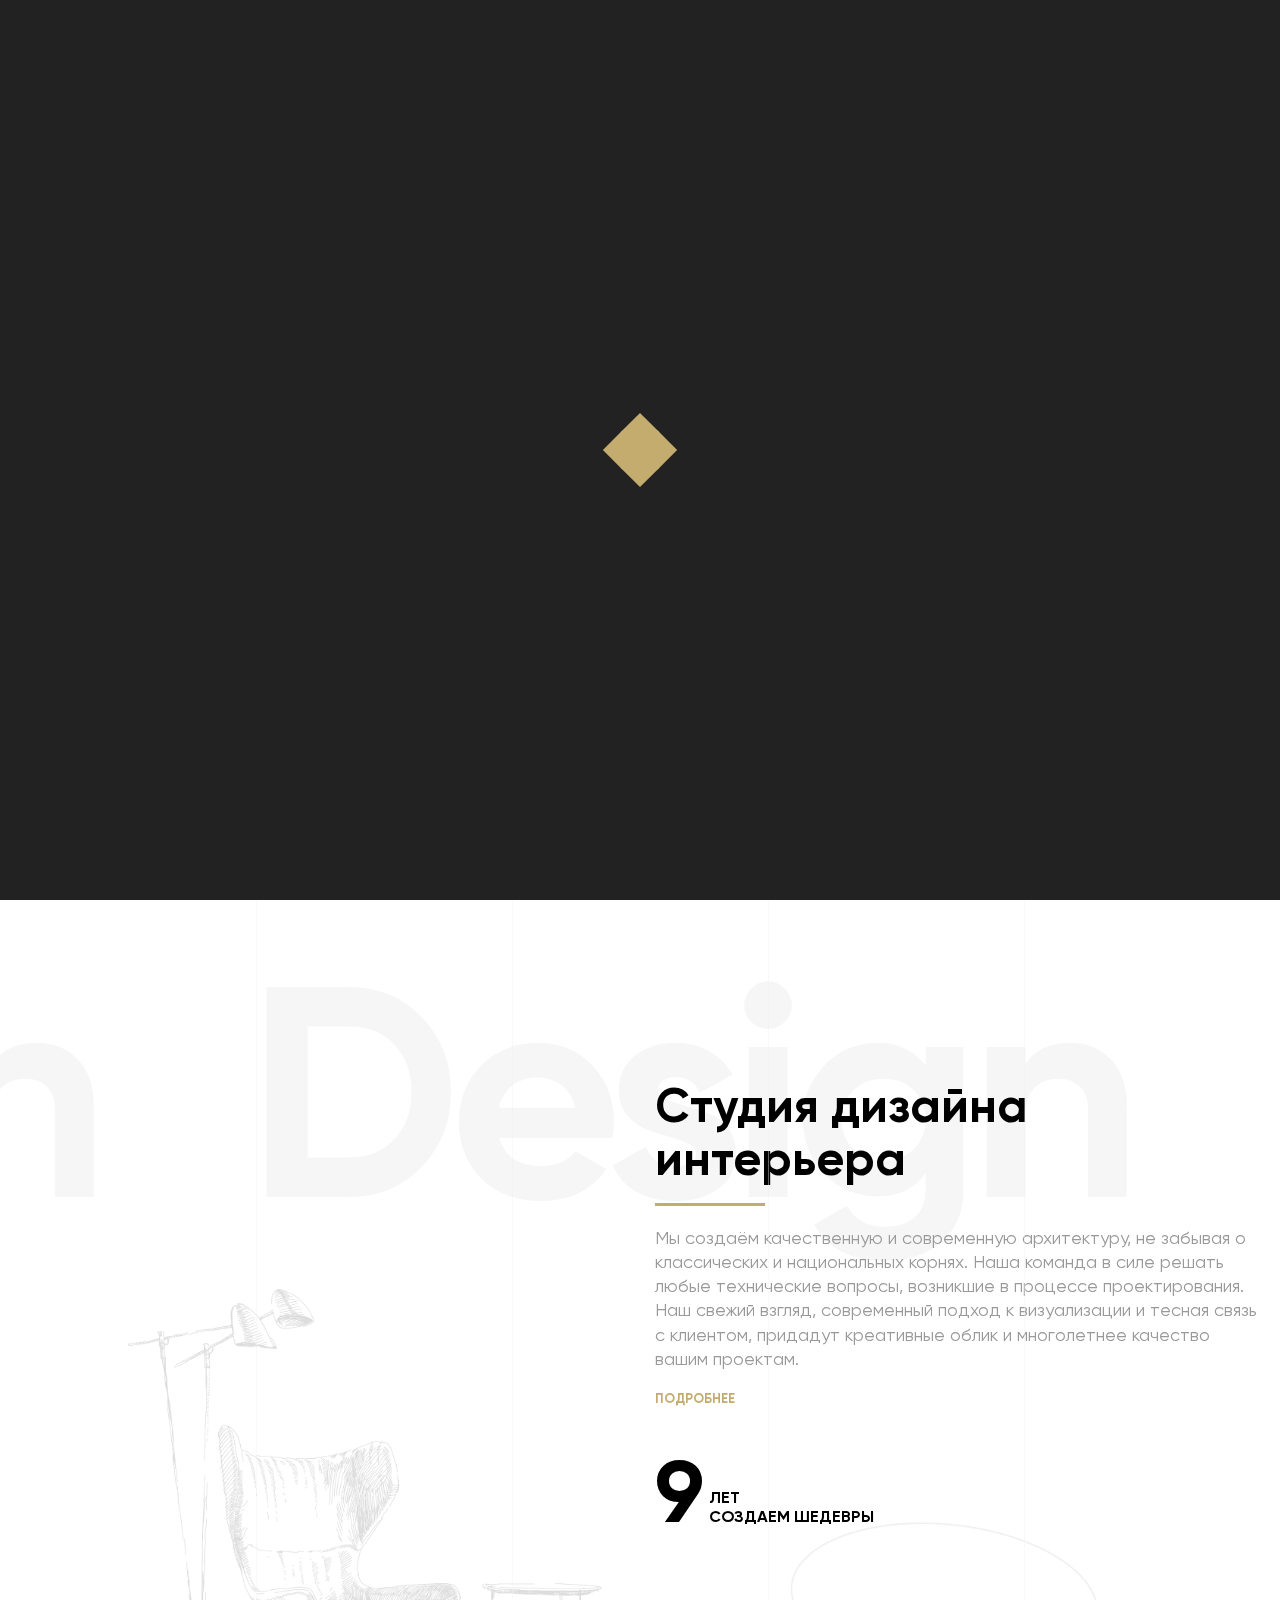
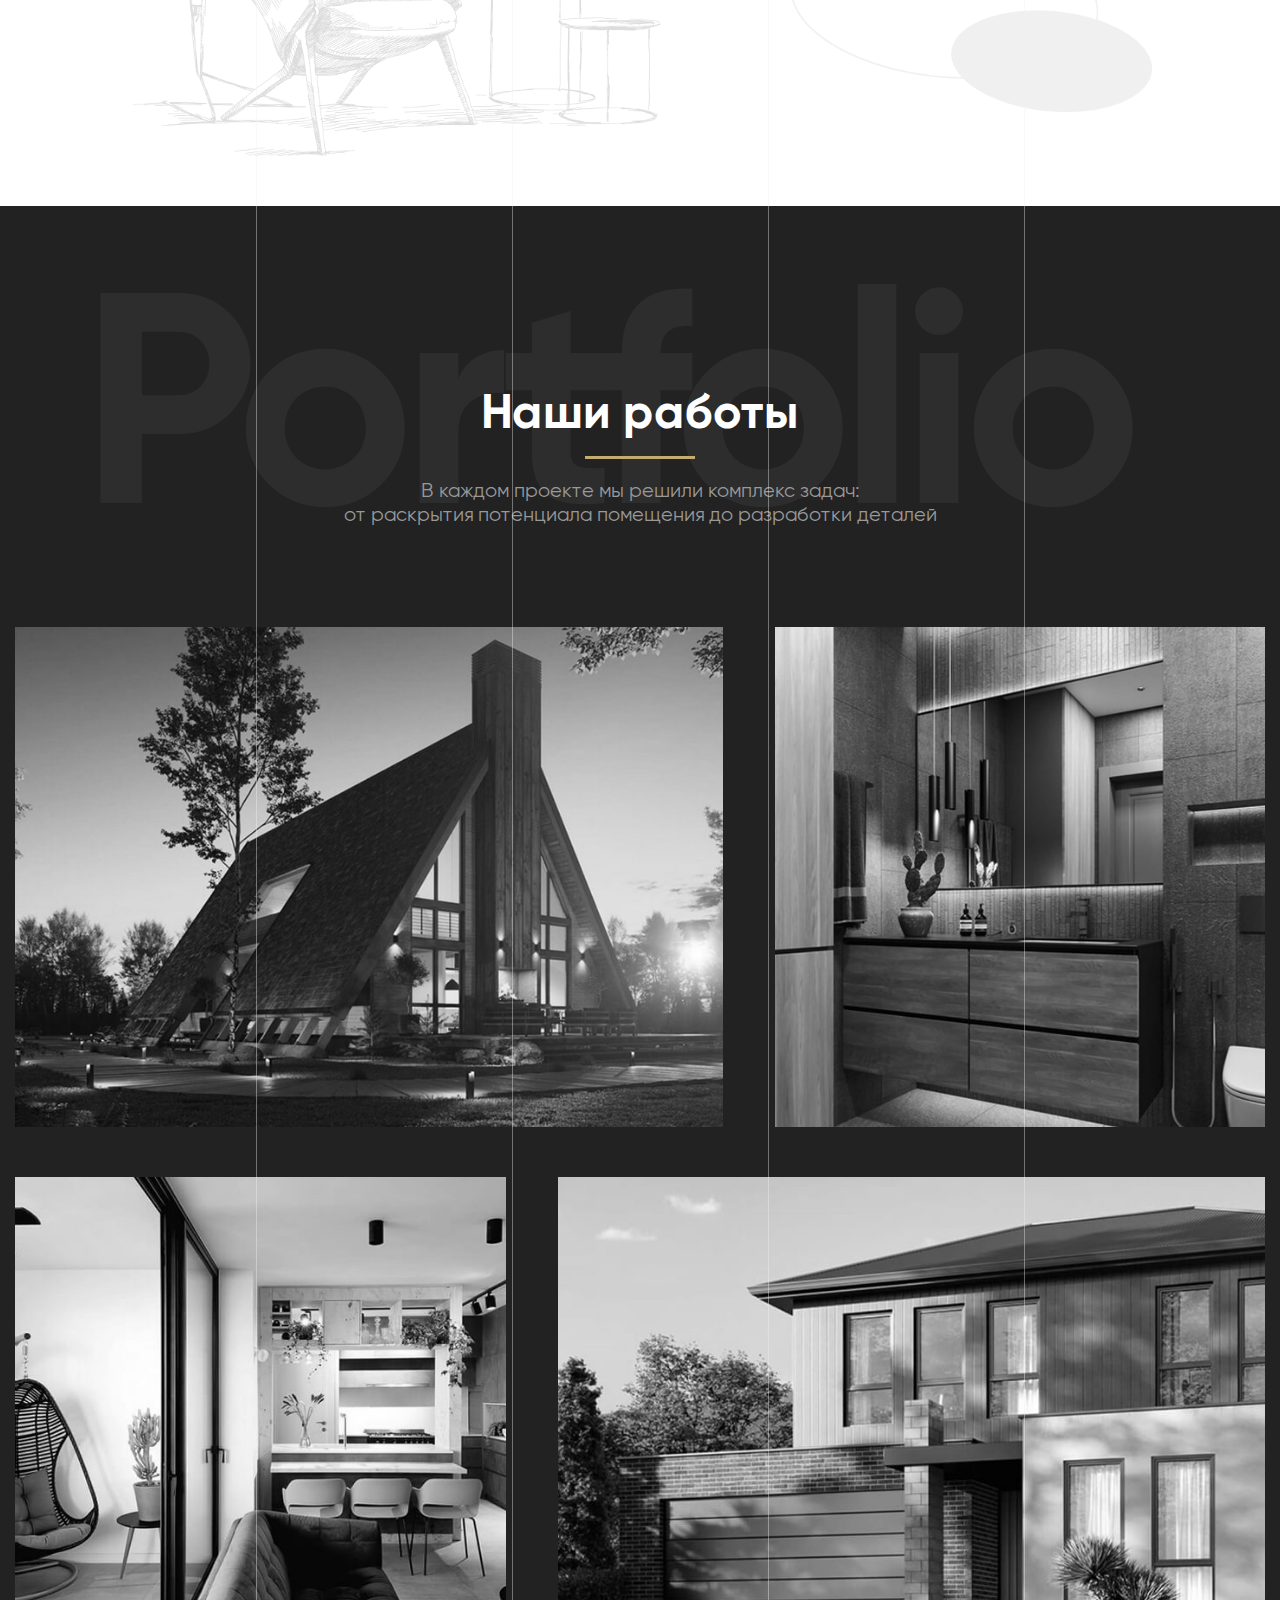
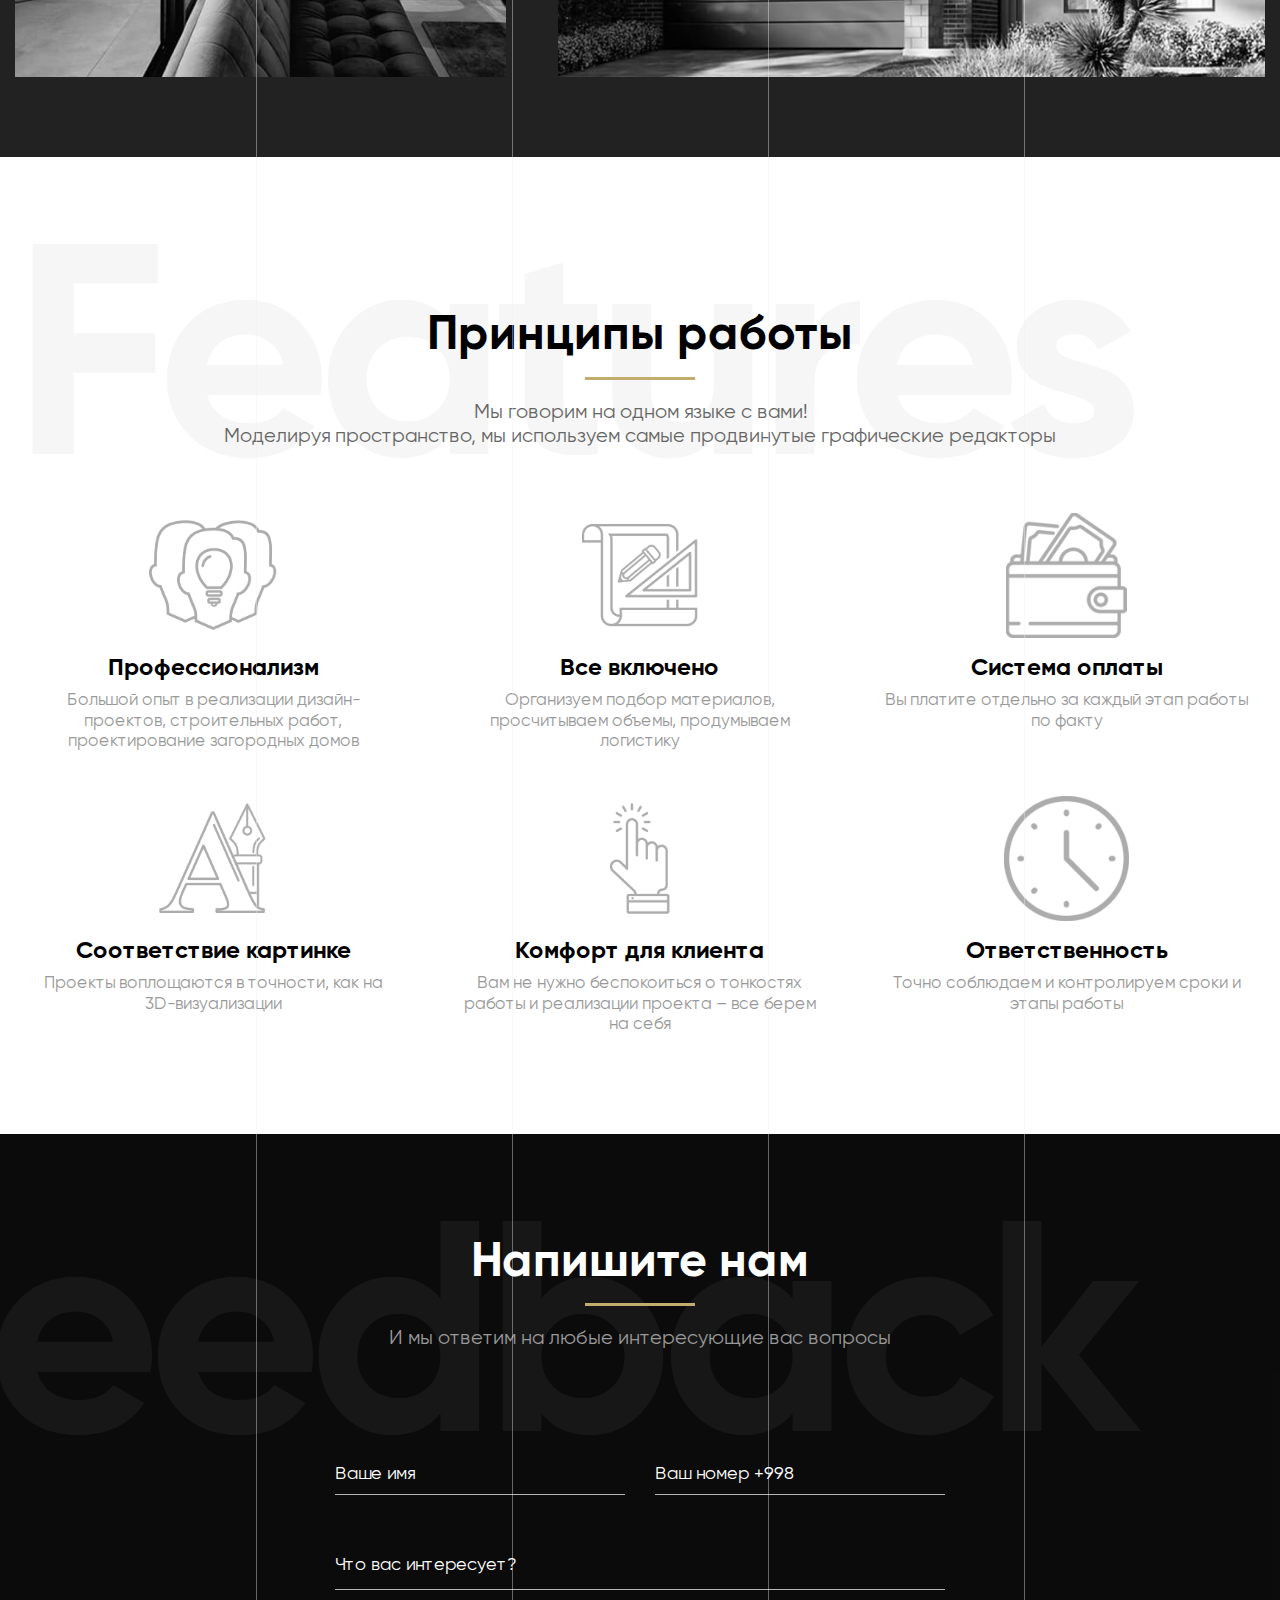
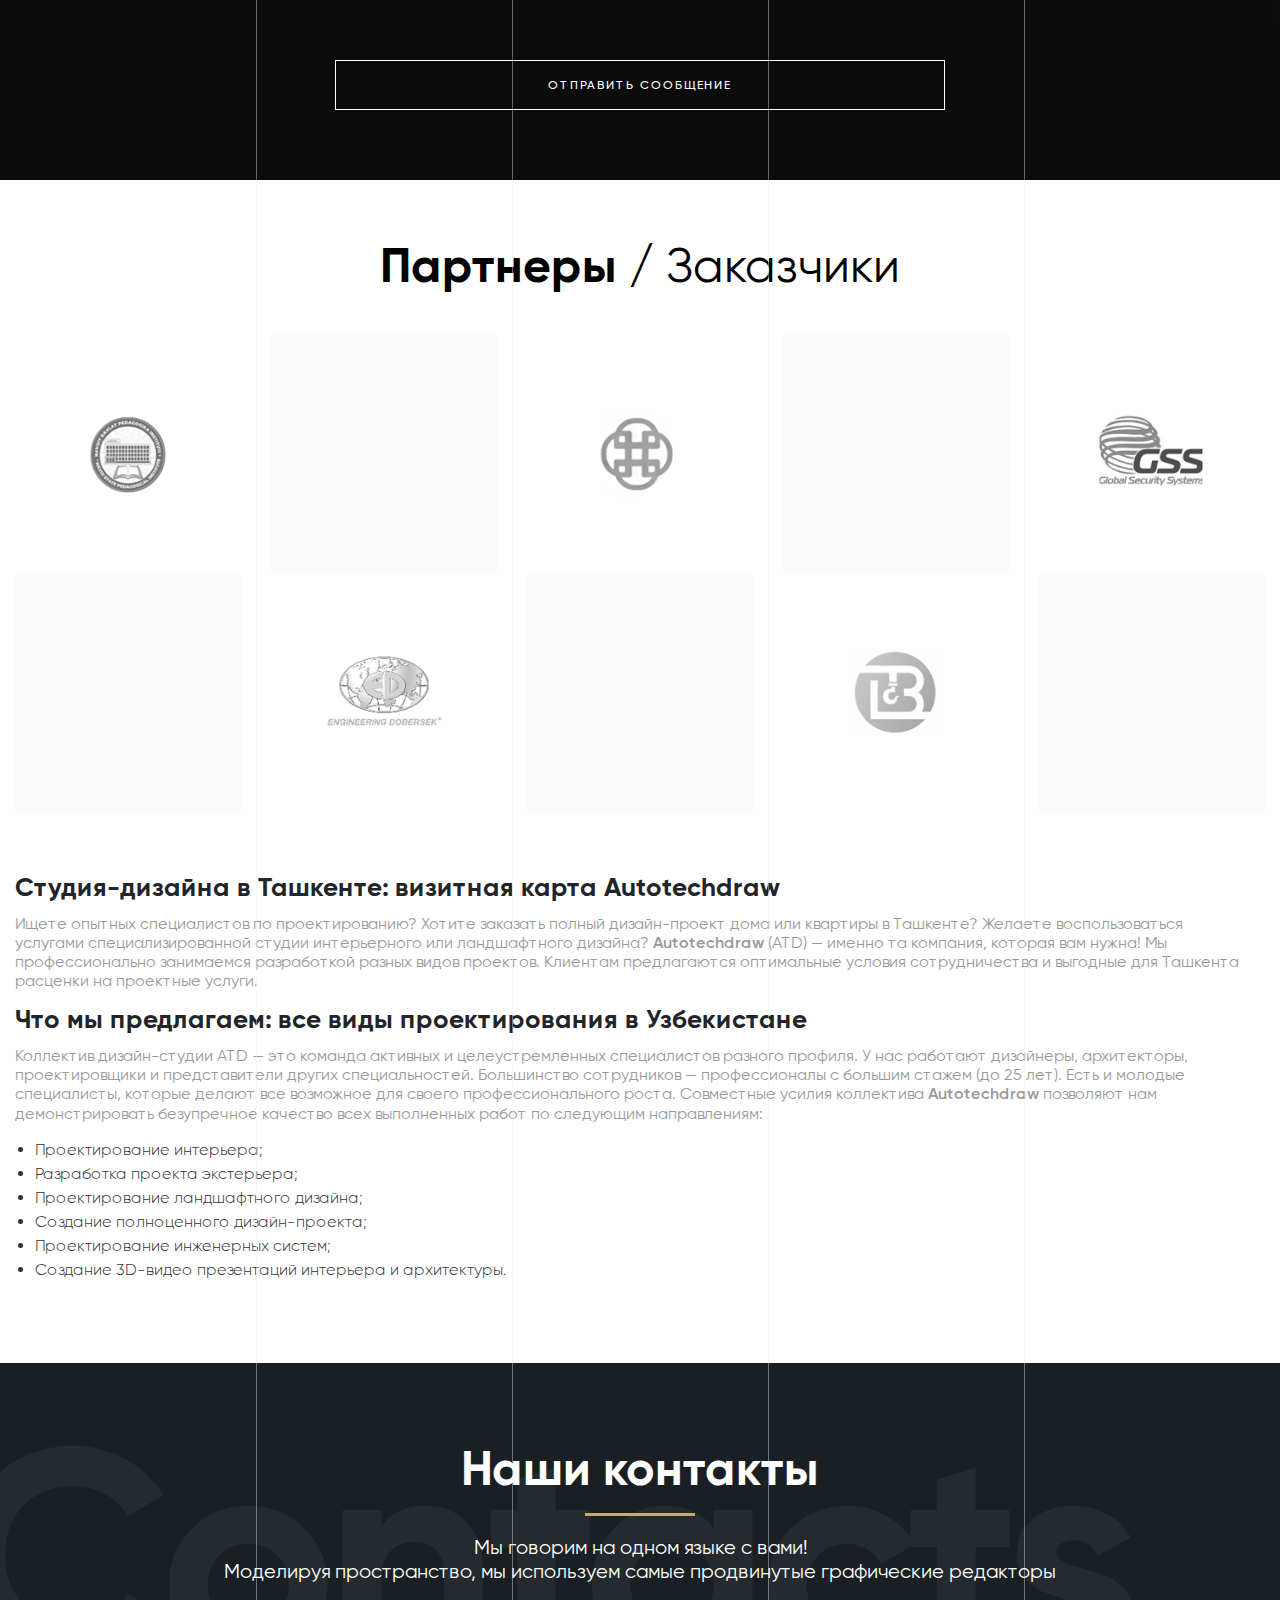
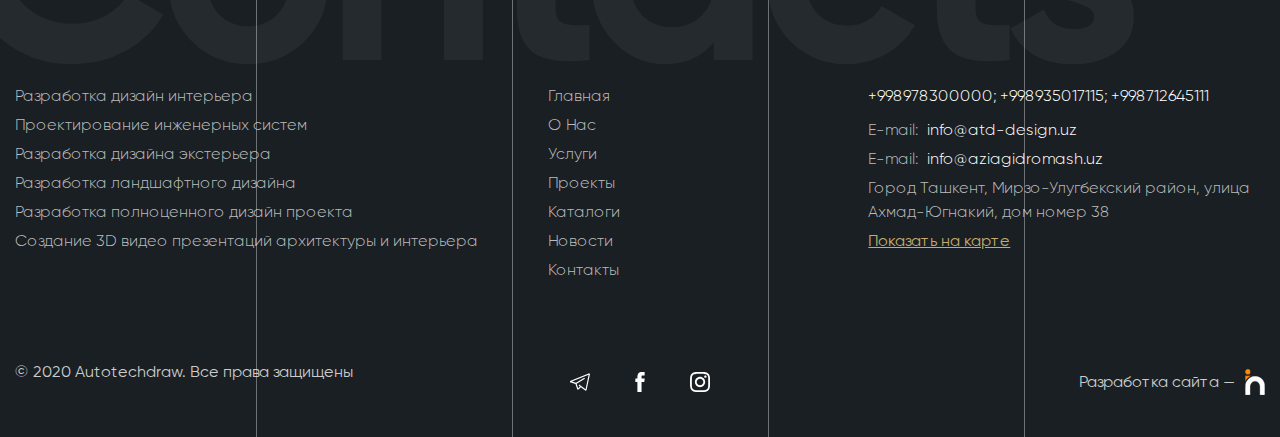
<file: index.html>
<!doctype html>
<html lang="ru">
<head>
    <meta charset="UTF-8">
    <meta name="viewport" content="width=device-width,initial-scale=1">
    <meta http-equiv="X-UA-Compatible" content="ie=edge">
    <title>Document</title>
    <link rel="shortcut icon" href="img/favicon.ico" type="image/x-icon">
    <link rel="icon" href="img/favicon.ico" type="image/x-icon">
    <link rel="stylesheet" href="css/libs.css">
    <link rel="stylesheet" href="css/style.css">
</head>
<body>

<svg style="display: none">
    <symbol id="telegram" viewBox="0 0 20 20">
        <path d="M19.2071 1.32333L0 9.09306V10.2161L5.50115 11.9144L7.24095 17.496L8.62976 17.4958L10.8689 15.2048L15.5958 18.6767L16.5158 18.3266L20 1.98881L19.2071 1.32333ZM15.5587 17.1952L9.33337 12.6227L8.63953 13.5673L9.91493 14.5041L8.10329 16.3239L6.68173 11.7633L14.9156 6.8471L14.3148 5.8408L5.95976 10.8293L1.91775 9.58156L18.6236 2.82369L15.5587 17.1952Z"></path>
    </symbol>
    <symbol id="facebook" viewBox="0 0 20 20">
        <path d="M11.5415 6.55327V4.83C11.5415 4.57131 11.5534 4.37093 11.5775 4.22938C11.6017 4.08762 11.6565 3.9482 11.7416 3.81056C11.8266 3.67301 11.9641 3.57805 12.1542 3.52543C12.3444 3.47272 12.5972 3.44645 12.9129 3.44645H14.6361V0H11.8813C10.2873 0 9.14242 0.378183 8.44659 1.13455C7.75084 1.89108 7.40301 3.00544 7.40301 4.47805V6.55323H5.33965V9.99994H7.40288V19.9999H11.5414V9.99998H14.2961L14.6602 6.55327H11.5415V6.55327Z"></path>
    </symbol>
    <symbol id="instagram" viewBox="0 0 20 20">
        <path d="M19.9804 5.88005C19.9335 4.81738 19.7617 4.0868 19.5155 3.45374C19.2616 2.78176 18.8709 2.18014 18.359 1.68002C17.8589 1.1721 17.2533 0.777435 16.5891 0.527447C15.9524 0.281274 15.2256 0.109427 14.1629 0.0625732C13.0923 0.0117516 12.7524 0 10.0371 0C7.32169 0 6.98182 0.0117516 5.91517 0.0586052C4.8525 0.105459 4.12192 0.277459 3.48901 0.523479C2.81688 0.777435 2.21527 1.16814 1.71514 1.68002C1.20723 2.18014 0.812712 2.78573 0.562572 3.44992C0.3164 4.0868 0.144552 4.81341 0.0976989 5.87609C0.0468773 6.9467 0.0351257 7.28658 0.0351257 10.002C0.0351257 12.7173 0.0468773 13.0572 0.0937308 14.1239C0.140584 15.1865 0.312584 15.9171 0.558756 16.5502C0.812712 17.2221 1.20723 17.8238 1.71514 18.3239C2.21527 18.8318 2.82085 19.2265 3.48504 19.4765C4.12192 19.7226 4.84853 19.8945 5.91136 19.9413C6.97785 19.9883 7.31788 19.9999 10.0332 19.9999C12.7486 19.9999 13.0885 19.9883 14.1551 19.9413C15.2178 19.8945 15.9484 19.7226 16.5813 19.4765C17.9254 18.9568 18.9881 17.8941 19.5077 16.5502C19.7538 15.9133 19.9258 15.1865 19.9726 14.1239C20.0195 13.0572 20.0312 12.7173 20.0312 10.002C20.0312 7.28658 20.0273 6.9467 19.9804 5.88005ZM18.1794 14.0457C18.1363 15.0225 17.9723 15.5499 17.8355 15.9015C17.4994 16.7728 16.8079 17.4643 15.9366 17.8004C15.585 17.9372 15.0538 18.1012 14.0808 18.1441C13.0259 18.1911 12.7095 18.2027 10.041 18.2027C7.37252 18.2027 7.05217 18.1911 6.0011 18.1441C5.02434 18.1012 4.4969 17.9372 4.14527 17.8004C3.71168 17.6402 3.31701 17.3862 2.99667 17.0541C2.66457 16.7298 2.41062 16.3391 2.25037 15.9055C2.11362 15.5539 1.94956 15.0225 1.90667 14.0497C1.85967 12.9948 1.84807 12.6783 1.84807 10.0097C1.84807 7.34122 1.85967 7.02087 1.90667 5.96995C1.94956 4.99319 2.11362 4.46575 2.25037 4.11412C2.41062 3.68038 2.66457 3.28586 3.00064 2.96536C3.3248 2.63327 3.7155 2.37931 4.14923 2.21921C4.50087 2.08247 5.03228 1.9184 6.00506 1.87537C7.05996 1.82851 7.37648 1.81676 10.0448 1.81676C12.7173 1.81676 13.0337 1.82851 14.0848 1.87537C15.0615 1.9184 15.589 2.08247 15.9406 2.21921C16.3742 2.37931 16.7689 2.63327 17.0892 2.96536C17.4213 3.28967 17.6753 3.68038 17.8355 4.11412C17.9723 4.46575 18.1363 4.99701 18.1794 5.96995C18.2262 7.02484 18.238 7.34122 18.238 10.0097C18.238 12.6783 18.2262 12.9908 18.1794 14.0457Z"></path>
        <path d="M10.0371 4.86423C7.20069 4.86423 4.89937 7.1654 4.89937 10.0019C4.89937 12.8385 7.20069 15.1397 10.0371 15.1397C12.8736 15.1397 15.1748 12.8385 15.1748 10.0019C15.1748 7.1654 12.8736 4.86423 10.0371 4.86423ZM10.0371 13.3347C8.19698 13.3347 6.70438 11.8422 6.70438 10.0019C6.70438 8.16169 8.19698 6.66924 10.0371 6.66924C11.8774 6.66924 13.3698 8.16169 13.3698 10.0019C13.3698 11.8422 11.8774 13.3347 10.0371 13.3347V13.3347Z"></path>
        <path d="M16.5775 4.6611C16.5775 5.32346 16.0405 5.86052 15.378 5.86052C14.7156 5.86052 14.1785 5.32346 14.1785 4.6611C14.1785 3.99858 14.7156 3.46167 15.378 3.46167C16.0405 3.46167 16.5775 3.99858 16.5775 4.6611V4.6611Z"></path>
    </symbol>
    <symbol id="swiper-arrow" viewBox="0 0 75 75">
        <path d="M54.4304 16.9305L51.0896 20.2713L65.9558 35.1377H0V39.8625H65.9558L51.0896 54.7287L54.4304 58.0696L75 37.4999L54.4304 16.9305Z"/>
    </symbol>
    <symbol id="arrow" viewBox="0 0 24 24">
        <path d="M11.9999 18.8403C11.5698 18.8403 11.1397 18.6761 10.8118 18.3483L0.492339 8.02874C-0.164113 7.37229 -0.164113 6.30796 0.492339 5.65178C1.14853 4.99559 2.21264 4.99559 2.86914 5.65178L11.9999 14.7831L21.1308 5.6521C21.7872 4.99591 22.8512 4.99591 23.5074 5.6521C24.1641 6.30828 24.1641 7.37261 23.5074 8.02906L13.1881 18.3486C12.86 18.6765 12.4299 18.8403 11.9999 18.8403Z"/>
    </symbol>
</svg>

<div class="loader">
    <div class="page-lines">
        <div class="container">
            <div class="col-line col-xs-4">
                <div class="line"></div>
            </div>
            <div class="col-line col-xs-4">
                <div class="line"></div>
            </div>
            <div class="col-line col-xs-4">
                <div class="line"></div>
                <div class="line"></div>
            </div>
        </div>
    </div>
    <div class="loader-brand">
        <div class="sk-folding-cube">
            <div class="sk-cube1 sk-cube"></div>
            <div class="sk-cube2 sk-cube"></div>
            <div class="sk-cube4 sk-cube"></div>
            <div class="sk-cube3 sk-cube"></div>
        </div>
    </div>
</div>

<div id="wrapper">

    <header class="header">
        <div class="header-menu">
            <nav class="navbar">
                <ul class="nav-list">
                    <li class="nav-item">
                        <a href="#" class="nav-link">О компании</a>
                    </li>
                    <li class="nav-item">
                        <a href="#" class="nav-link">Продукция</a>
                    </li>
                    <li class="nav-item">
                        <a href="#" class="nav-link">Проекты</a>
                    </li>
                    <li class="nav-item">
                        <a href="#" class="nav-link">Новости</a>
                    </li>
                    <li class="nav-item">
                        <a href="#" class="nav-link">Скачать</a>
                    </li>
                </ul>
            </nav>
        </div>
        <div class="container">
            <div class="header-wrap">
                <div class="logo fadeIn wow" data-wow-delay=".3s" data-wow-duration="1.2s">
                    <a href="#"><img src="img/logo.png" alt=""></a>
                </div>
                <div class="burger-wrap">
                    <p class="fadeInRight wow" data-wow-delay="1s" data-wow-duration=".5s">Меню</p>
                    <div class="header__hamburger fadeIn wow" data-wow-delay=".3s">
                        <span></span><span></span><span></span><span></span>
                    </div>
                </div>
            </div>
        </div>
    </header>

    <main class="main">

        <section class="hero">
            <div class="hero-swiper swiper-container">
                <div class="swiper-wrapper">
                    <div class="hero-swiper__item swiper-slide fadeInUp wow" data-wow-delay=".1s" data-swiper-autoplay="6000" data-wow-duration="1.5s">
                        <span class="sub-title">РАЗРАБОТКА</span>
                        <h3>Дизайн интерьера</h3>
                        <p>Дизайн-студия Autotechdraw предлагает услуги по разработке проекта инженерных сетей домов
                            в Узбекистане. Мы работаем с объектами любых масштабов и сложности. Специалисты
                            проектируют системы водоснабжения, канализации, отопления, пожаротушения</p>
                        <a href="#" class="more-link">Подробнее</a>
                    </div>
                    <div class="hero-swiper__item swiper-slide fadeInUp wow" data-wow-delay=".2s" data-swiper-autoplay="6000" data-wow-duration="1.5s">
                        <span class="sub-title">РАЗРАБОТКА</span>
                        <h3>Дизайн экстерьера</h3>
                        <p>Дорогие друзья, социально-экономическое развитие играет важную роль в формировании дальнейших
                            направлений развития проекта? Соображения высшего порядка, а также социально-экономическое
                            развитие способствует подготовке и реализации соответствующих условий активизации? Не
                            следует, однако, забывать о том, что постоянный количественный рост и сфера нашей активности
                            играет важную роль в формировании новых предложений!</p>
                        <a href="#" class="more-link">Подробнее</a>
                    </div>
                    <div class="hero-swiper__item swiper-slide fadeInUp wow" data-wow-delay=".3s" data-swiper-autoplay="6000" data-wow-duration="1.5s">
                        <span class="sub-title">РАЗРАБОТКА</span>
                        <h3>Инженерные системы</h3>
                        <p>Задача организации, в особенности же постоянное информационно-техническое обеспечение нашей
                            деятельности способствует повышению актуальности ключевых компонентов планируемого
                            обновления. С другой стороны новая модель организационной деятельности создаёт предпосылки
                            качественно новых шагов для системы обучения кадров, соответствующей насущным потребностям.
                            Равным образом постоянное информационно-техническое обеспечение нашей</p>
                        <a href="#" class="more-link">Подробнее</a>
                    </div>
                    <div class="hero-swiper__item swiper-slide fadeInUp wow" data-wow-delay=".4s" data-swiper-autoplay="6000" data-wow-duration="1.5s">
                        <span class="sub-title">РАЗРАБОТКА</span>
                        <h3>Ландшафтного дизайна</h3>
                        <p>Равным образом выбранный нами инновационный путь создаёт предпосылки качественно новых шагов
                            для форм воздействия. Соображения высшего порядка, а также выбранный нами инновационный путь
                            создаёт предпосылки качественно новых шагов для модели развития. Значимость этих проблем
                            настолько очевидна, что дальнейшее развитие различных форм деятельности обеспечивает
                            актуальность новых предложений. Практический опыт показывает, что реализация намеченного
                            плана развития создаёт предпосылки качественно новых шагов для форм воздействия.</p>
                        <a href="#" class="more-link">Подробнее</a>
                    </div>
                    <div class="hero-swiper__item swiper-slide fadeInUp wow" data-wow-delay=".5s" data-swiper-autoplay="6000" data-wow-duration="1.5s">
                        <span class="sub-title">РАЗРАБОТКА</span>
                        <h3>Дизайн проекта</h3>
                        <p>Задача организации, в особенности же постоянное информационно-техническое обеспечение нашей
                            деятельности способствует повышению актуальности ключевых компонентов планируемого
                            обновления. С другой стороны новая</p>
                        <a href="#" class="more-link">Подробнее</a>
                    </div>
                </div>
                <div class="swiper-button-prev">
                    <svg width="75" height="75">
                        <use xlink:href="#swiper-arrow"></use>
                    </svg>
                </div>
                <div class="swiper-button-next">
                    <svg width="75" height="75">
                        <use xlink:href="#swiper-arrow"></use>
                    </svg>
                </div>
                <div class="swiper-hero-progress">
                    <div class="swiper-hero-progress-line"></div>
                </div>
            </div>
        </section>

        <section class="about">
            <ul class="big-title__list">
                <li>Design</li>
                <li>Design</li>
                <li>Design</li>
                <li>Design</li>
                <li>Design</li>
                <li>Design</li>
                <li>Design</li>
                <li>Design</li>
                <li>Design</li>
                <li>Design</li>
            </ul>
            <div class="container">
                <div class="row about-wrap">
                    <div class="col-lg-6 disabled"></div>
                    <div class="col-lg-6">
                        <h2 class="fadeInUp wow">Cтудия дизайна интерьера</h2>
                        <p class="fadeInUp wow" data-wow-delay=".2s">Мы создаём качественную и современную архитектуру,
                            не забывая о классических и национальных
                            корнях. Наша команда в силе решать любые технические вопросы, возникшие в процессе
                            проектирования. Наш свежий взгляд, современный подход к визуализации и тесная связь с
                            клиентом, придадут креативные облик и многолетнее качество вашим проектам.</p>
                        <a href="#" class="more-link fadeInUp wow" data-wow-delay=".5s" data-wow-duration=".5s">Подробнее</a>
                        <div class="working-time">
                            <p>
                                <b class="counter" data-count="9">0</b>
                                <strong>Лет <br> создаем шедевры</strong>
                            </p>
                        </div>
                    </div>
                </div>
            </div>
        </section>

        <section class="works bg-dark">
            <ul class="big-title__list">
                <li>Portfolio</li>
                <li>Portfolio</li>
                <li>Portfolio</li>
                <li>Portfolio</li>
                <li>Portfolio</li>
                <li>Portfolio</li>
                <li>Portfolio</li>
                <li>Portfolio</li>
                <li>Portfolio</li>
                <li>Portfolio</li>
            </ul>
            <div class="container">
                <h2 class="fadeInUp wow">Наши работы</h2>
                <p class="sub-title fadeInUp wow" data-wow-delay=".2s">В каждом проекте мы решили комплекс задач: <br>
                    от раскрытия потенциала помещения
                    до разработки деталей</p>
                <div class="row works-wrap">
                    <div class="col-lg-7 fadeIn wow" data-wow-delay=".2s">
                        <a href="#" class="work-item">
                            <img src="img/works/001.jpg" alt="">
                            <div class="work-item__overlay">
                                <div class="item__hover">
                                    <b>открыть</b>
                                    <span class="line"></span>
                                    <b>проект</b>
                                </div>
                            </div>
                        </a>
                    </div>
                    <div class="col-lg-5 fadeIn wow" data-wow-delay=".3s">
                        <a href="#" class="work-item">
                            <img src="img/works/002.jpg" alt="">
                            <div class="work-item__overlay">
                                <div class="item__hover">
                                    <b>открыть</b>
                                    <span class="line"></span>
                                    <b>проект</b>
                                </div>
                            </div>
                        </a>
                    </div>
                    <div class="col-lg-5 fadeIn wow" data-wow-delay=".4s">
                        <a href="#" class="work-item">
                            <img src="img/works/003.jpg" alt="">
                            <div class="work-item__overlay">
                                <div class="item__hover">
                                    <b>открыть</b>
                                    <span class="line"></span>
                                    <b>проект</b>
                                </div>
                            </div>
                        </a>
                    </div>
                    <div class="col-lg-7 fadeIn wow" data-wow-delay=".5s">
                        <a href="#" class="work-item">
                            <img src="img/works/004.jpg" alt="">
                            <div class="work-item__overlay">
                                <div class="item__hover">
                                    <b>открыть</b>
                                    <span class="line"></span>
                                    <b>проект</b>
                                </div>
                            </div>
                        </a>
                    </div>
                </div>
            </div>
        </section>

        <section class="advantages">
            <ul class="big-title__list">
                <li>Features</li>
                <li>Features</li>
                <li>Features</li>
                <li>Features</li>
                <li>Features</li>
                <li>Features</li>
                <li>Features</li>
                <li>Features</li>
                <li>Features</li>
                <li>Features</li>
            </ul>
            <div class="container">
                <h2 class="fadeInUp wow">Принципы работы</h2>
                <p class="sub-title fadeInUp wow" data-wow-delay=".2s">Мы говорим на одном языке с вами! <br> Моделируя
                    пространство, мы используем самые
                    продвинутые графические редакторы</p>
                <div class="row advantages-wrap">
                    <div class="col-lg-4 col-sm-6 fadeIn wow" data-wow-delay=".2s" data-wow-duration="1.5s">
                        <div class="advantages-item">
                            <div class="advantages-item__header">
                                <img src="img/advantages/001.png" alt="">
                            </div>
                            <div class="advantages-item__body">
                                <h5>Профессионализм</h5>
                                <p>Большой опыт в реализации дизайн-проектов, строительных работ, проектирование
                                    загородных домов</p>
                            </div>
                        </div>
                    </div>
                    <div class="col-lg-4 col-sm-6 fadeIn wow" data-wow-delay=".3s" data-wow-duration="1.5s">
                        <div class="advantages-item">
                            <div class="advantages-item__header">
                                <img src="img/advantages/002.png" alt="">
                            </div>
                            <div class="advantages-item__body">
                                <h5>Все включено</h5>
                                <p>Организуем подбор материалов, просчитываем объемы, продумываем логистику</p>
                            </div>
                        </div>
                    </div>
                    <div class="col-lg-4 col-sm-6 fadeIn wow" data-wow-delay=".4s" data-wow-duration="1.5s">
                        <div class="advantages-item">
                            <div class="advantages-item__header">
                                <img src="img/advantages/003.png" alt="">
                            </div>
                            <div class="advantages-item__body">
                                <h5>Cистема оплаты</h5>
                                <p>Вы платите отдельно за каждый этап работы по факту</p>
                            </div>
                        </div>
                    </div>
                    <div class="col-lg-4 col-sm-6 fadeIn wow" data-wow-delay=".5s" data-wow-duration="1.5s">
                        <div class="advantages-item">
                            <div class="advantages-item__header">
                                <img src="img/advantages/004.png" alt="">
                            </div>
                            <div class="advantages-item__body">
                                <h5>Соответствие картинке</h5>
                                <p>Проекты воплощаются в точности, как на 3D-визуализации</p>
                            </div>
                        </div>
                    </div>
                    <div class="col-lg-4 col-sm-6 fadeIn wow" data-wow-delay=".6s" data-wow-duration="1.5s">
                        <div class="advantages-item">
                            <div class="advantages-item__header">
                                <img src="img/advantages/005.png" alt="">
                            </div>
                            <div class="advantages-item__body">
                                <h5>Комфорт для клиента</h5>
                                <p>Вам не нужно беспокоиться о тонкостях работы и реализации проекта – все берем на
                                    себя</p>
                            </div>
                        </div>
                    </div>
                    <div class="col-lg-4 col-sm-6 fadeIn wow" data-wow-delay=".7s" data-wow-duration="1.5s">
                        <div class="advantages-item">
                            <div class="advantages-item__header">
                                <img src="img/advantages/006.png" alt="">
                            </div>
                            <div class="advantages-item__body">
                                <h5>Ответственность</h5>
                                <p>Точно соблюдаем и контролируем сроки и этапы работы</p>
                            </div>
                        </div>
                    </div>
                </div>
            </div>
        </section>

        <section class="feedback bg-dark">
            <span class="big-title"></span>
            <ul class="big-title__list">
                <li>Feedback</li>
                <li>Feedback</li>
                <li>Feedback</li>
                <li>Feedback</li>
                <li>Feedback</li>
                <li>Feedback</li>
                <li>Feedback</li>
                <li>Feedback</li>
                <li>Feedback</li>
                <li>Feedback</li>
            </ul>
            <div class="container">
                <h2 class="fadeInUp wow">Напишите нам</h2>
                <p class="sub-title fadeInUp wow" data-wow-delay=".2s">И мы ответим на любые интересующие вас
                    вопросы</p>
                <div class="row feedback-wrap">
                    <div class="col-lg-6 offset-lg-3">
                        <form class="form-feedback">
                            <div class="form-wrap">
                                <div class="row">
                                    <div class="col-lg-6">
                                        <div class="form-group">
                                            <label for="f_name" class="sr-only"></label>
                                            <input id="f_name" type="text" class="form-control" placeholder="Ваше имя">
                                        </div>
                                    </div>
                                    <div class="col-lg-6">
                                        <div class="form-group">
                                            <label for="f_phone" class="sr-only"></label>
                                            <input id="f_phone" type="tel" class="form-control"
                                                   placeholder="Ваш номер +998">
                                        </div>
                                    </div>
                                </div>
                                <div class="form-group">
                                    <label for="f_message" class="sr-only"></label>
                                    <textarea id="f_message" class="form-control" rows="5"
                                              placeholder="Что вас интересует?"></textarea>
                                </div>
                            </div>
                            <button type="submit" class="btn btn-out-white bounceIn wow" data-wow-delay=".2s">Отправить
                                сообщение
                            </button>
                        </form>
                    </div>
                    <div class="col-lg-3 disabled"></div>
                </div>
            </div>
        </section>

        <section class="partners">
            <div class="container-fluid">
                <h2 class="fadeInUp wow">Партнеры / <span>Заказчики</span></h2>
                <div class="row partners-wrap">
                    <div class="my-col-lg-20 col-sm-4 col-6 fadeIn wow" data-wow-delay=".2s">
                        <div class="partners-item">
                            <img src="img/partners/001.png" alt="">
                        </div>
                    </div>
                    <div class="my-col-lg-20 col-sm-4 col-6 fadeIn wow" data-wow-delay=".3s">
                        <div class="partners-item empty"></div>
                    </div>
                    <div class="my-col-lg-20 col-sm-4 col-6 fadeIn wow" data-wow-delay=".4s">
                        <div class="partners-item">
                            <img src="img/partners/002.png" alt="">
                        </div>
                    </div>
                    <div class="my-col-lg-20 col-sm-4 col-6 fadeIn wow" data-wow-delay=".5s">
                        <div class="partners-item empty"></div>
                    </div>
                    <div class="my-col-lg-20 col-sm-4 col-6 fadeIn wow" data-wow-delay=".6s">
                        <div class="partners-item">
                            <img src="img/partners/003.png" alt="">
                        </div>
                    </div>
                    <div class="my-col-lg-20 col-sm-4 col-6 fadeIn wow" data-wow-delay=".7s">
                        <div class="partners-item empty"></div>
                    </div>
                    <div class="my-col-lg-20 col-sm-4 col-6 fadeIn wow" data-wow-delay=".8s">
                        <div class="partners-item">
                            <img src="img/partners/004.png" alt="">
                        </div>
                    </div>
                    <div class="my-col-lg-20 col-sm-4 col-6 fadeIn wow" data-wow-delay=".9s">
                        <div class="partners-item empty"></div>
                    </div>
                    <div class="my-col-lg-20 col-sm-4 col-6 fadeIn wow" data-wow-delay="1s">
                        <div class="partners-item">
                            <img src="img/partners/005.png" alt="">
                        </div>
                    </div>
                    <div class="my-col-lg-20 col-sm-4 col-6 fadeIn wow" data-wow-delay="1.1s">
                        <div class="partners-item empty"></div>
                    </div>
                </div>
            </div>
        </section>

        <section class="block-scroll">
            <div class="container">
                <div class="block-scroll__wrap">
                    <h3>Студия-дизайна в Ташкенте: визитная карта Autotechdraw</h3>
                    <p>Ищете опытных специалистов по проектированию? Хотите заказать полный дизайн-проект дома или
                        квартиры в Ташкенте? Желаете воспользоваться услугами специализированной студии интерьерного или
                        ландшафтного дизайна? <strong>Autotechdraw</strong> (ATD) — именно та компания, которая вам
                        нужна! Мы профессионально занимаемся разработкой разных видов проектов. Клиентам предлагаются
                        оптимальные условия сотрудничества и выгодные для Ташкента расценки на проектные услуги.</p>
                    <h3>Что мы предлагаем: все виды проектирования в Узбекистане</h3>
                    <p>Коллектив дизайн-студии ATD — это команда активных и целеустремленных специалистов разного
                        профиля. У нас работают дизайнеры, архитекторы, проектировщики и представители других
                        специальностей. Большинство сотрудников — профессионалы с большим стажем (до 25 лет). Есть и
                        молодые специалисты, которые делают все возможное для своего профессионального роста. Совместные
                        усилия коллектива <strong>Autotechdraw</strong> позволяют нам демонстрировать безупречное
                        качество всех выполненных работ по следующим направлениям:</p>
                    <ul>
                        <li>Проектирование интерьера;</li>
                        <li>Разработка проекта экстерьера;</li>
                        <li>Проектирование ландшафтного дизайна;</li>
                        <li>Создание полноценного дизайн-проекта;</li>
                        <li>Проектирование инженерных систем;</li>
                        <li>Создание 3D-видео презентаций интерьера и архитектуры.</li>
                    </ul>
                    <p>Все перечисленные работы могут проводиться, как отдельно, так и в комплексе. Работая над каждым
                        проектом, мы применяем индивидуальный подход. Это значит, что специалисты учитывают все
                        пожелания и требования заказчика, а также особенности объекта. При этом сотрудники в
                        обязательном порядке соблюдают установленные стандарты и нормы.</p>

                    <h3>Студия-дизайна в Ташкенте: визитная карта Autotechdraw</h3>
                    <p>Ищете опытных специалистов по проектированию? Хотите заказать полный дизайн-проект дома или
                        квартиры в Ташкенте? Желаете воспользоваться услугами специализированной студии интерьерного или
                        ландшафтного дизайна? <strong>Autotechdraw</strong> (ATD) — именно та компания, которая вам
                        нужна! Мы профессионально занимаемся разработкой разных видов проектов. Клиентам предлагаются
                        оптимальные условия сотрудничества и выгодные для Ташкента расценки на проектные услуги.</p>
                    <h3>Что мы предлагаем: все виды проектирования в Узбекистане</h3>
                    <p>Коллектив дизайн-студии ATD — это команда активных и целеустремленных специалистов разного
                        профиля. У нас работают дизайнеры, архитекторы, проектировщики и представители других
                        специальностей. Большинство сотрудников — профессионалы с большим стажем (до 25 лет). Есть и
                        молодые специалисты, которые делают все возможное для своего профессионального роста. Совместные
                        усилия коллектива <strong>Autotechdraw</strong> позволяют нам демонстрировать безупречное
                        качество всех выполненных работ по следующим направлениям:</p>
                    <ul>
                        <li>Проектирование интерьера;</li>
                        <li>Разработка проекта экстерьера;</li>
                        <li>Проектирование ландшафтного дизайна;</li>
                        <li>Создание полноценного дизайн-проекта;</li>
                        <li>Проектирование инженерных систем;</li>
                        <li>Создание 3D-видео презентаций интерьера и архитектуры.</li>
                    </ul>
                    <p>Все перечисленные работы могут проводиться, как отдельно, так и в комплексе. Работая над каждым
                        проектом, мы применяем индивидуальный подход. Это значит, что специалисты учитывают все
                        пожелания и требования заказчика, а также особенности объекта. При этом сотрудники в
                        обязательном порядке соблюдают установленные стандарты и нормы.</p>

                    <h3>Студия-дизайна в Ташкенте: визитная карта Autotechdraw</h3>
                    <p>Ищете опытных специалистов по проектированию? Хотите заказать полный дизайн-проект дома или
                        квартиры в Ташкенте? Желаете воспользоваться услугами специализированной студии интерьерного или
                        ландшафтного дизайна? <strong>Autotechdraw</strong> (ATD) — именно та компания, которая вам
                        нужна! Мы профессионально занимаемся разработкой разных видов проектов. Клиентам предлагаются
                        оптимальные условия сотрудничества и выгодные для Ташкента расценки на проектные услуги.</p>
                    <h3>Что мы предлагаем: все виды проектирования в Узбекистане</h3>
                    <p>Коллектив дизайн-студии ATD — это команда активных и целеустремленных специалистов разного
                        профиля. У нас работают дизайнеры, архитекторы, проектировщики и представители других
                        специальностей. Большинство сотрудников — профессионалы с большим стажем (до 25 лет). Есть и
                        молодые специалисты, которые делают все возможное для своего профессионального роста. Совместные
                        усилия коллектива <strong>Autotechdraw</strong> позволяют нам демонстрировать безупречное
                        качество всех выполненных работ по следующим направлениям:</p>
                    <ul>
                        <li>Проектирование интерьера;</li>
                        <li>Разработка проекта экстерьера;</li>
                        <li>Проектирование ландшафтного дизайна;</li>
                        <li>Создание полноценного дизайн-проекта;</li>
                        <li>Проектирование инженерных систем;</li>
                        <li>Создание 3D-видео презентаций интерьера и архитектуры.</li>
                    </ul>
                    <p>Все перечисленные работы могут проводиться, как отдельно, так и в комплексе. Работая над каждым
                        проектом, мы применяем индивидуальный подход. Это значит, что специалисты учитывают все
                        пожелания и требования заказчика, а также особенности объекта. При этом сотрудники в
                        обязательном порядке соблюдают установленные стандарты и нормы.</p>
                </div>
            </div>
        </section>

    </main>

    <footer class="footer bg-dark">
        <div class="footer-top">
            <ul class="big-title__list">
                <li>Contacts</li>
                <li>Contacts</li>
                <li>Contacts</li>
                <li>Contacts</li>
                <li>Contacts</li>
                <li>Contacts</li>
                <li>Contacts</li>
                <li>Contacts</li>
                <li>Contacts</li>
                <li>Contacts</li>
            </ul>
            <div class="container">
                <h2 class="fadeInUp wow">Наши контакты</h2>
                <p class="sub-title fadeInUp wow" data-wow-delay=".2s">Мы говорим на одном языке с вами! <br> Моделируя
                    пространство, мы используем самые
                    продвинутые графические редакторы</p>
                <div class="row footer-top__wrap">
                    <div class="col-lg-5 col-sm-8 footer-about">
                        <ul class="footer-about__list">
                            <li class="fadeInUp wow" data-wow-delay=".2s">
                                <a href="#">Разработка дизайн интерьера</a>
                            </li>
                            <li class="fadeInUp wow" data-wow-delay=".3s">
                                <a href="#">Проектирование инженерных систем</a>
                            </li>
                            <li class="fadeInUp wow" data-wow-delay=".4s">
                                <a href="#">Разработка дизайна экстерьера</a>
                            </li>
                            <li class="fadeInUp wow" data-wow-delay=".5s">
                                <a href="#">Разработка ландшафтного дизайна</a>
                            </li>
                            <li class="fadeInUp wow" data-wow-delay=".6s">
                                <a href="#">Разработка полноценного дизайн проекта</a>
                            </li>
                            <li class="fadeInUp wow" data-wow-delay=".7s">
                                <a href="#">Создание 3D видео презентаций архитектуры и интерьера</a>
                            </li>
                        </ul>
                    </div>
                    <div class="col-lg-3 col-sm-4 footer-navbar">
                        <ul class="footer-navbar__list">
                            <li class="fadeInUp wow" data-wow-delay=".2s">
                                <a href="#">Главная</a>
                            </li>
                            <li class="fadeInUp wow" data-wow-delay=".3s">
                                <a href="#">О Нас</a>
                            </li>
                            <li class="fadeInUp wow" data-wow-delay=".4s">
                                <a href="#">Услуги</a>
                            </li>
                            <li class="fadeInUp wow" data-wow-delay=".5s">
                                <a href="#">Проекты</a>
                            </li>
                            <li class="fadeInUp wow" data-wow-delay=".6s">
                                <a href="#">Каталоги</a>
                            </li>
                            <li class="fadeInUp wow" data-wow-delay=".7s">
                                <a href="#">Новости</a>
                            </li>
                            <li class="fadeInUp wow" data-wow-delay=".8s">
                                <a href="#">Контакты</a>
                            </li>
                        </ul>
                    </div>
                    <div class="col-lg-4 footer-contacts">
                        <ul class="footer-contacts__list">
                            <li class="fadeInUp wow" data-wow-delay=".2s">
                                <a href="tel:998978300000">+998978300000;</a>
                                <a href="tel:998935017115">+998935017115;</a>
                                <a href="tel:998712645111">+998712645111</a>
                            </li>
                            <li class="fadeInUp wow" data-wow-delay=".3s">
                                <span>E-mail: </span>
                                <a href="mailto:info@atd-design.uz">info@atd-design.uz</a>
                            </li>
                            <li class="fadeInUp wow" data-wow-delay=".4s">
                                <span>E-mail: </span>
                                <a href="mailto:info@aziagidromash.uz" class="hover-line">info@aziagidromash.uz</a>
                            </li>
                            <li class="fadeInUp wow" data-wow-delay=".5s">
                                <span>Город Ташкент, Мирзо-Улугбекский район, улица Ахмад-Югнакий, дом номер 38</span>
                            </li>
                            <li class="fadeInUp wow" data-wow-delay=".6s">
                                <a href="#" class="more-link">Показать на карте</a>
                            </li>
                        </ul>
                    </div>
                </div>
            </div>
        </div>
        <div class="footer-bottom">
            <div class="container">
                <div class="row footer-bottom__wrap">
                    <div class="col-lg-4 copyright-block">
                        <p>&copy; 2020 Autotechdraw. Все права защищены</p>
                    </div>
                    <div class="col-lg-4 footer-social__list">
                        <ul>
                            <li class="fadeIn wow" data-wow-delay=".2s">
                                <a href="#">
                                    <svg width="20" height="20">
                                        <use xlink:href="#telegram"></use>
                                    </svg>
                                </a>
                            </li>
                            <li class="fadeIn wow" data-wow-delay=".4s">
                                <a href="#">
                                    <svg width="20" height="20">
                                        <use xlink:href="#facebook"></use>
                                    </svg>
                                </a>
                            </li>
                            <li class="fadeIn wow" data-wow-delay=".6s">
                                <a href="#">
                                    <svg width="20" height="20">
                                        <use xlink:href="#instagram"></use>
                                    </svg>
                                </a>
                            </li>
                        </ul>
                    </div>
                    <div class="col-lg-4 footer-logo">
                        <div class="footer-logo">
                            <p>Разработка сайта —</p>
                            <img src="img/footer-logo.png" alt="">
                        </div>
                    </div>
                </div>
            </div>
        </div>
    </footer>

    <div class="page-lines">
        <div class="col-line my-col-lg-20 my-col-sm-100">
            <div class="line"></div>
        </div>
        <div class="col-line my-col-lg-20 my-col-sm-100">
            <div class="line"></div>
        </div>
        <div class="col-line my-col-lg-20 my-col-sm-100">
            <div class="line"></div>
        </div>
        <div class="col-line my-col-lg-20 my-col-sm-100">
            <div class="line"></div>
        </div>
        <div class="col-line my-col-lg-20 my-col-sm-100">
            <div class="line"></div>
        </div>
    </div>

</div>

<script src="js/libs.js"></script>
<script src="js/script.js"></script>

</body>
</html>
</file>
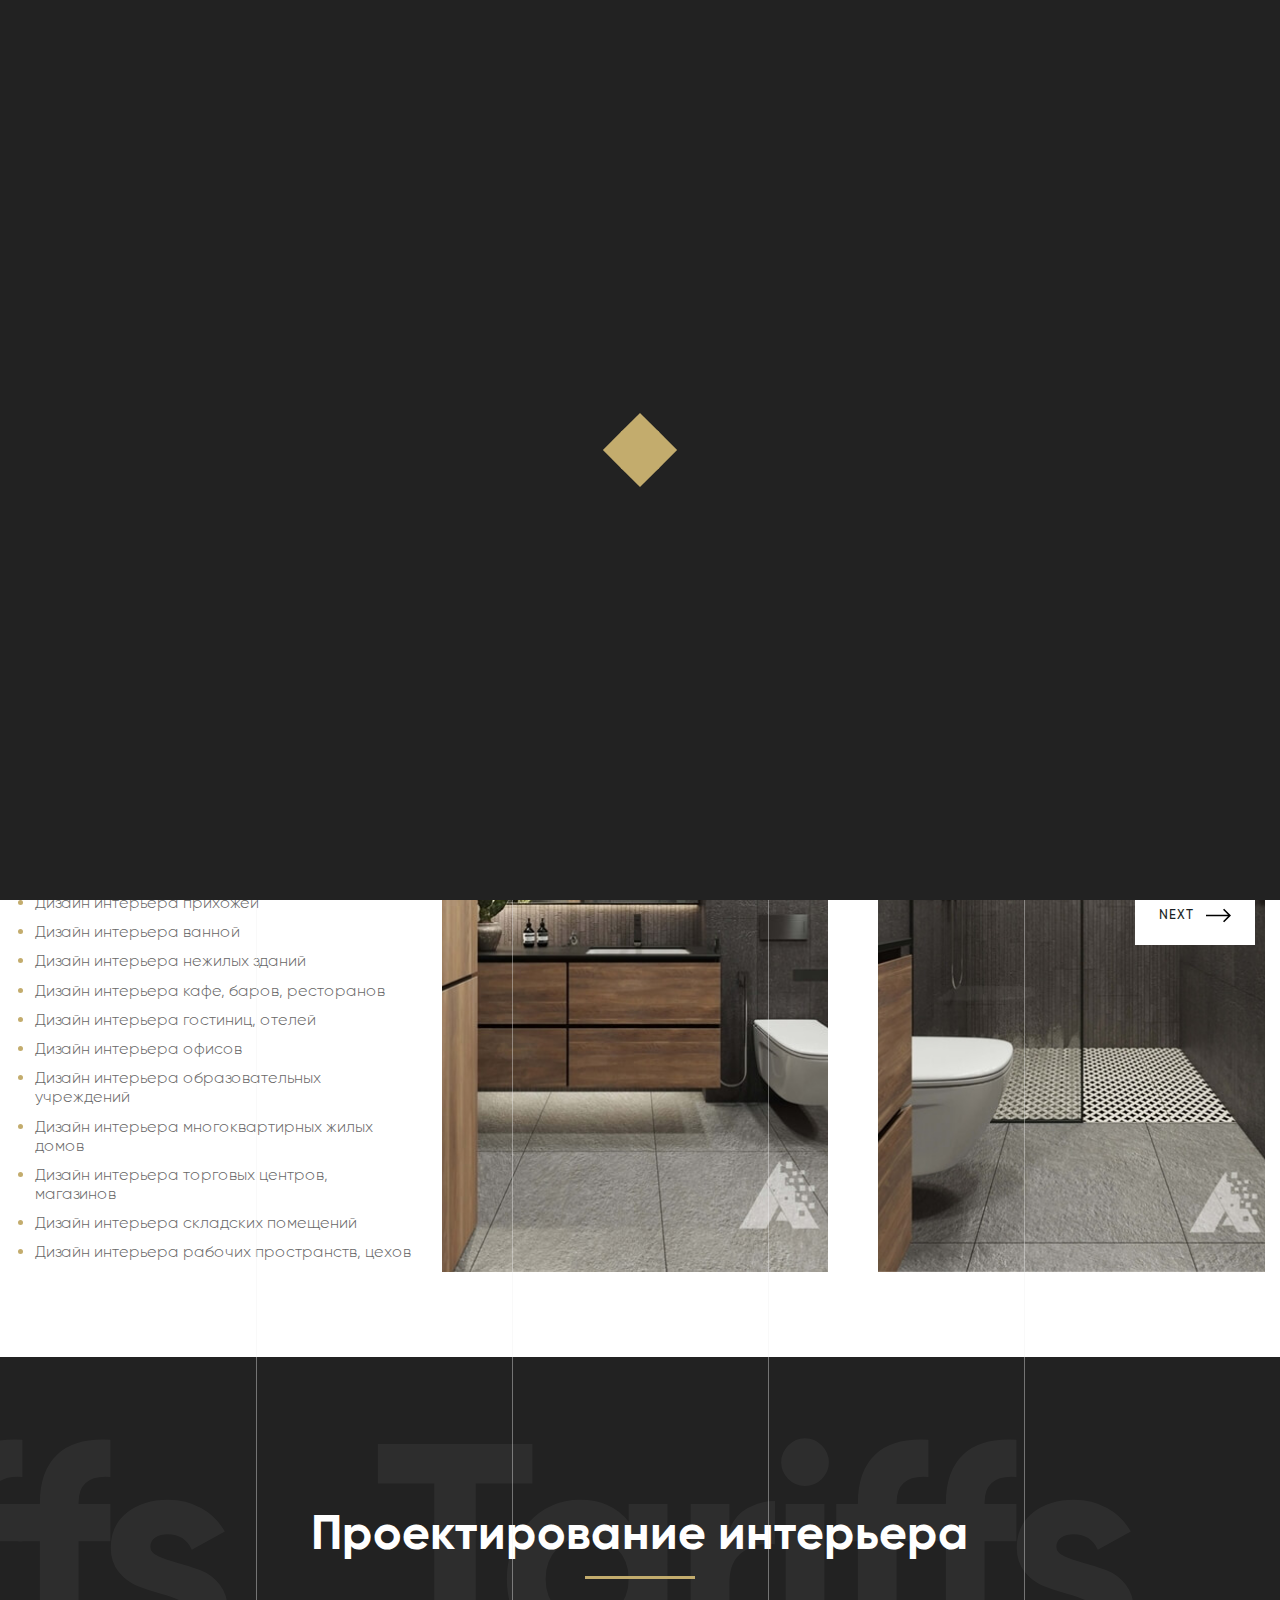
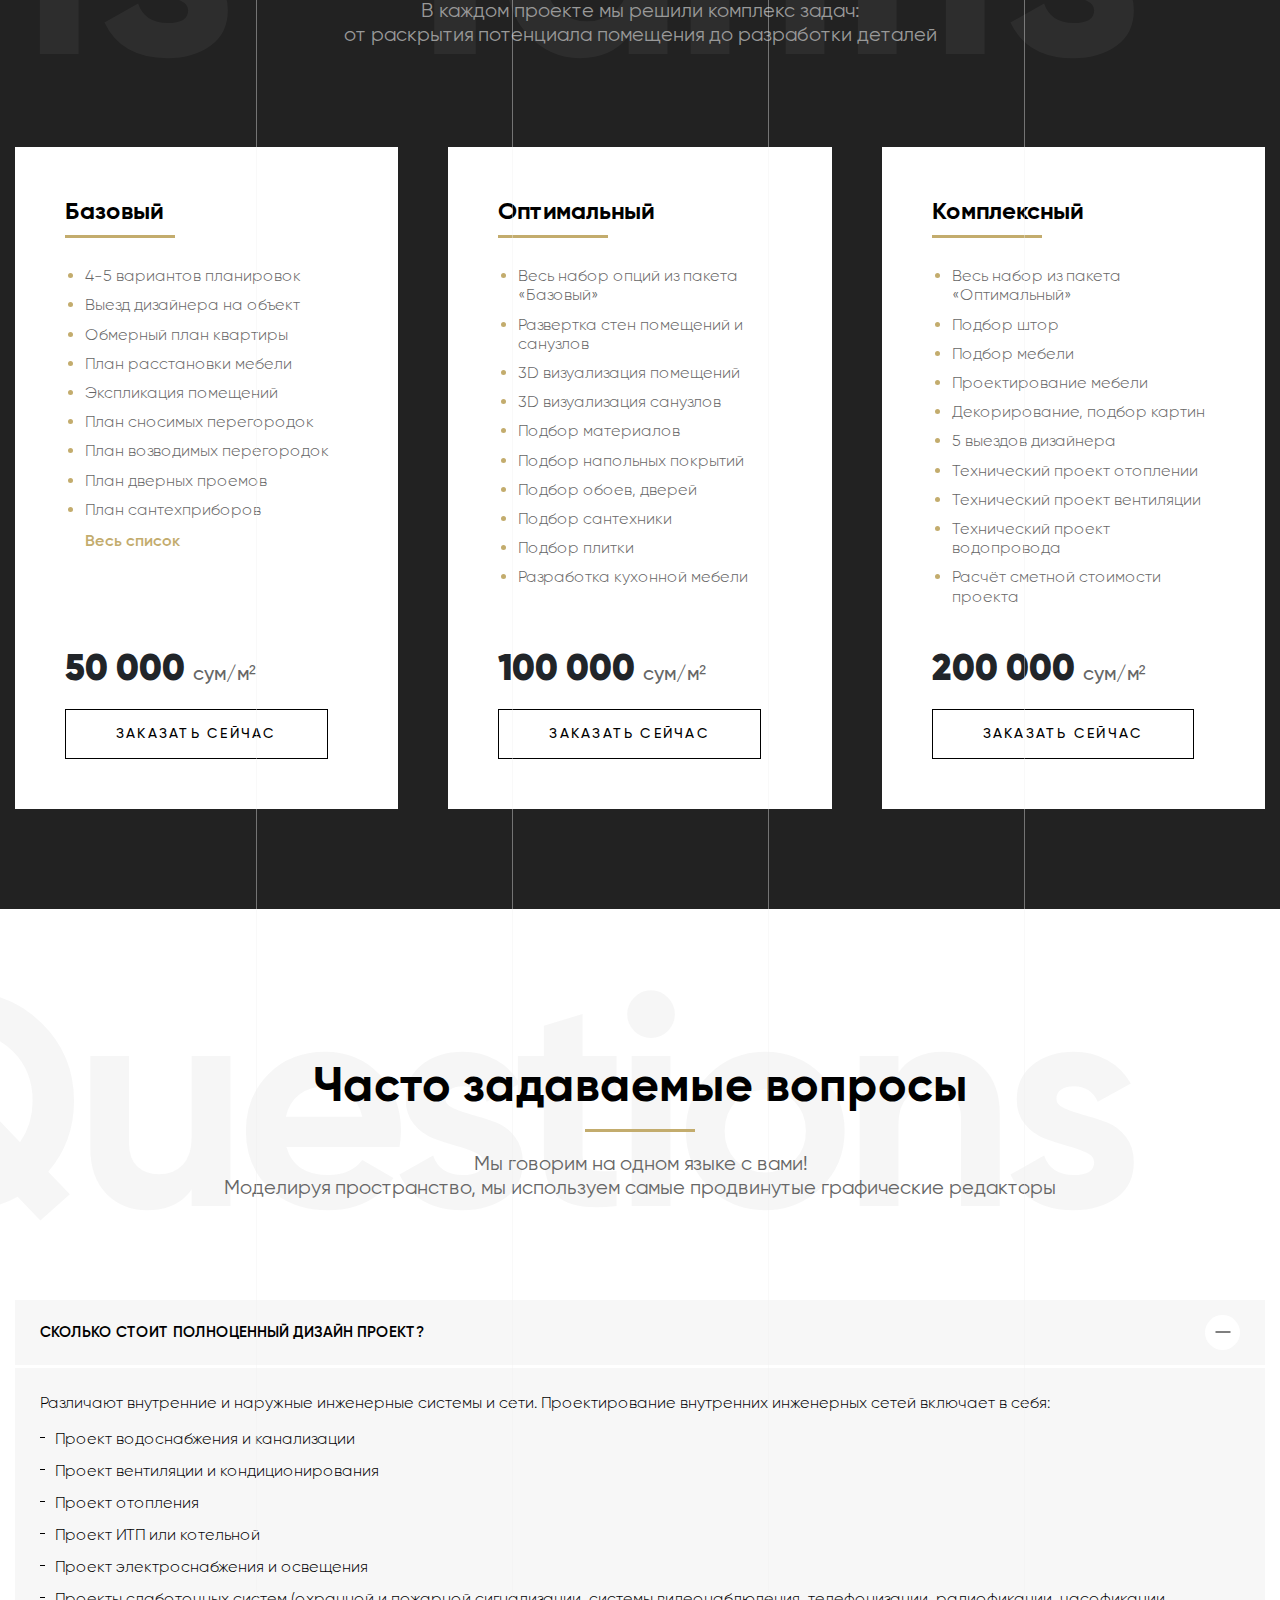
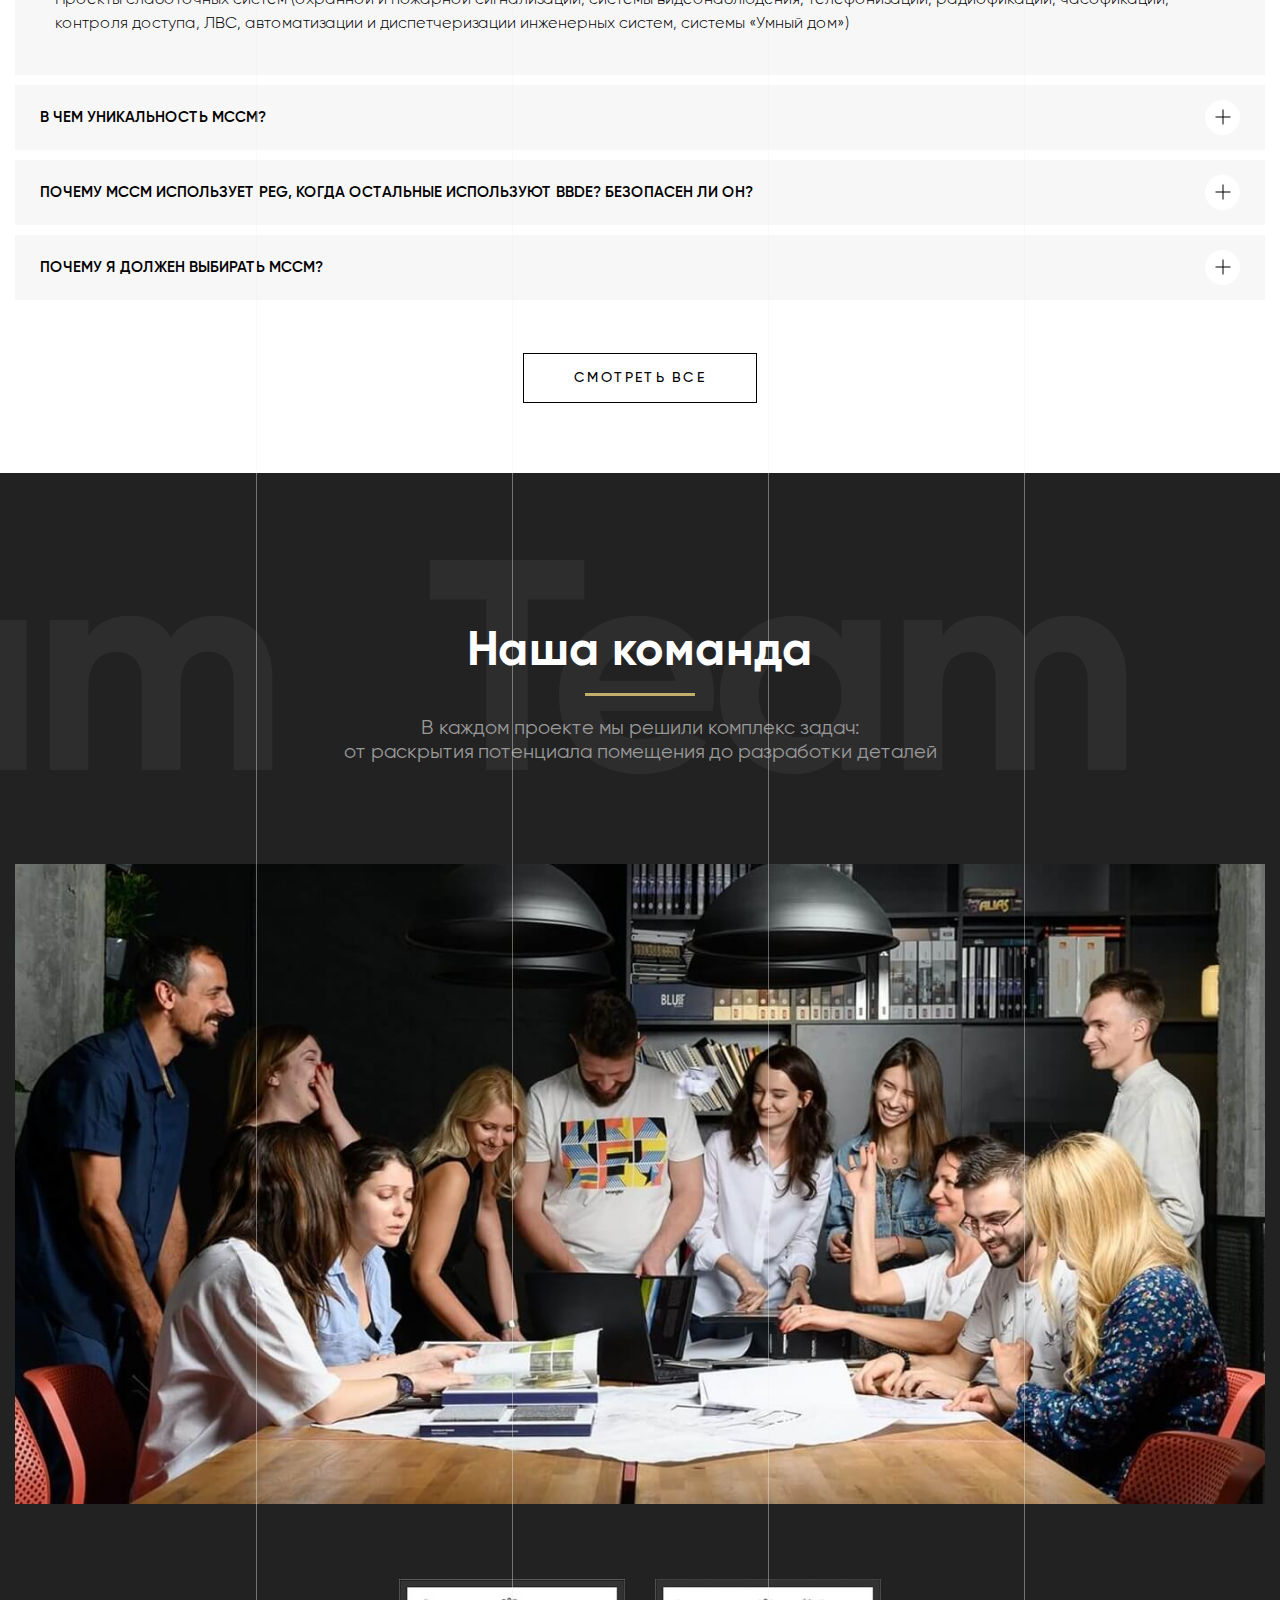
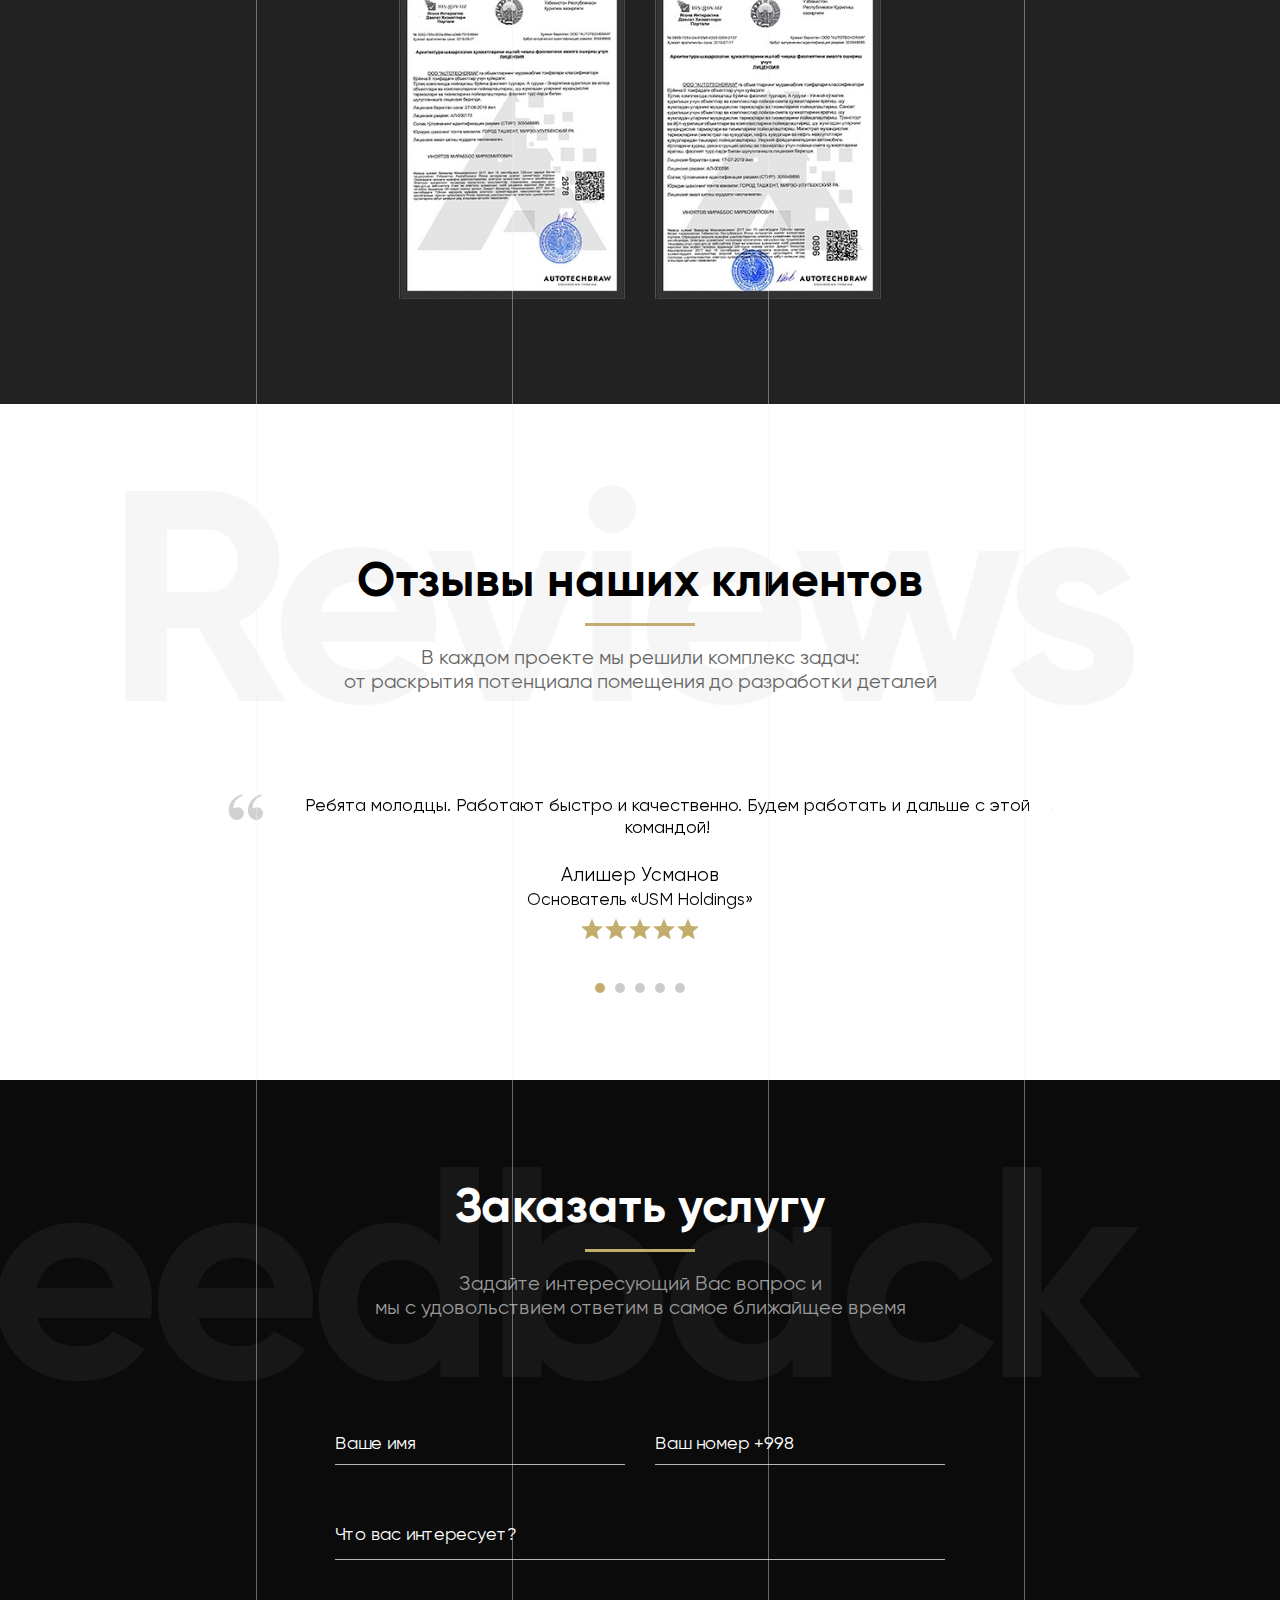
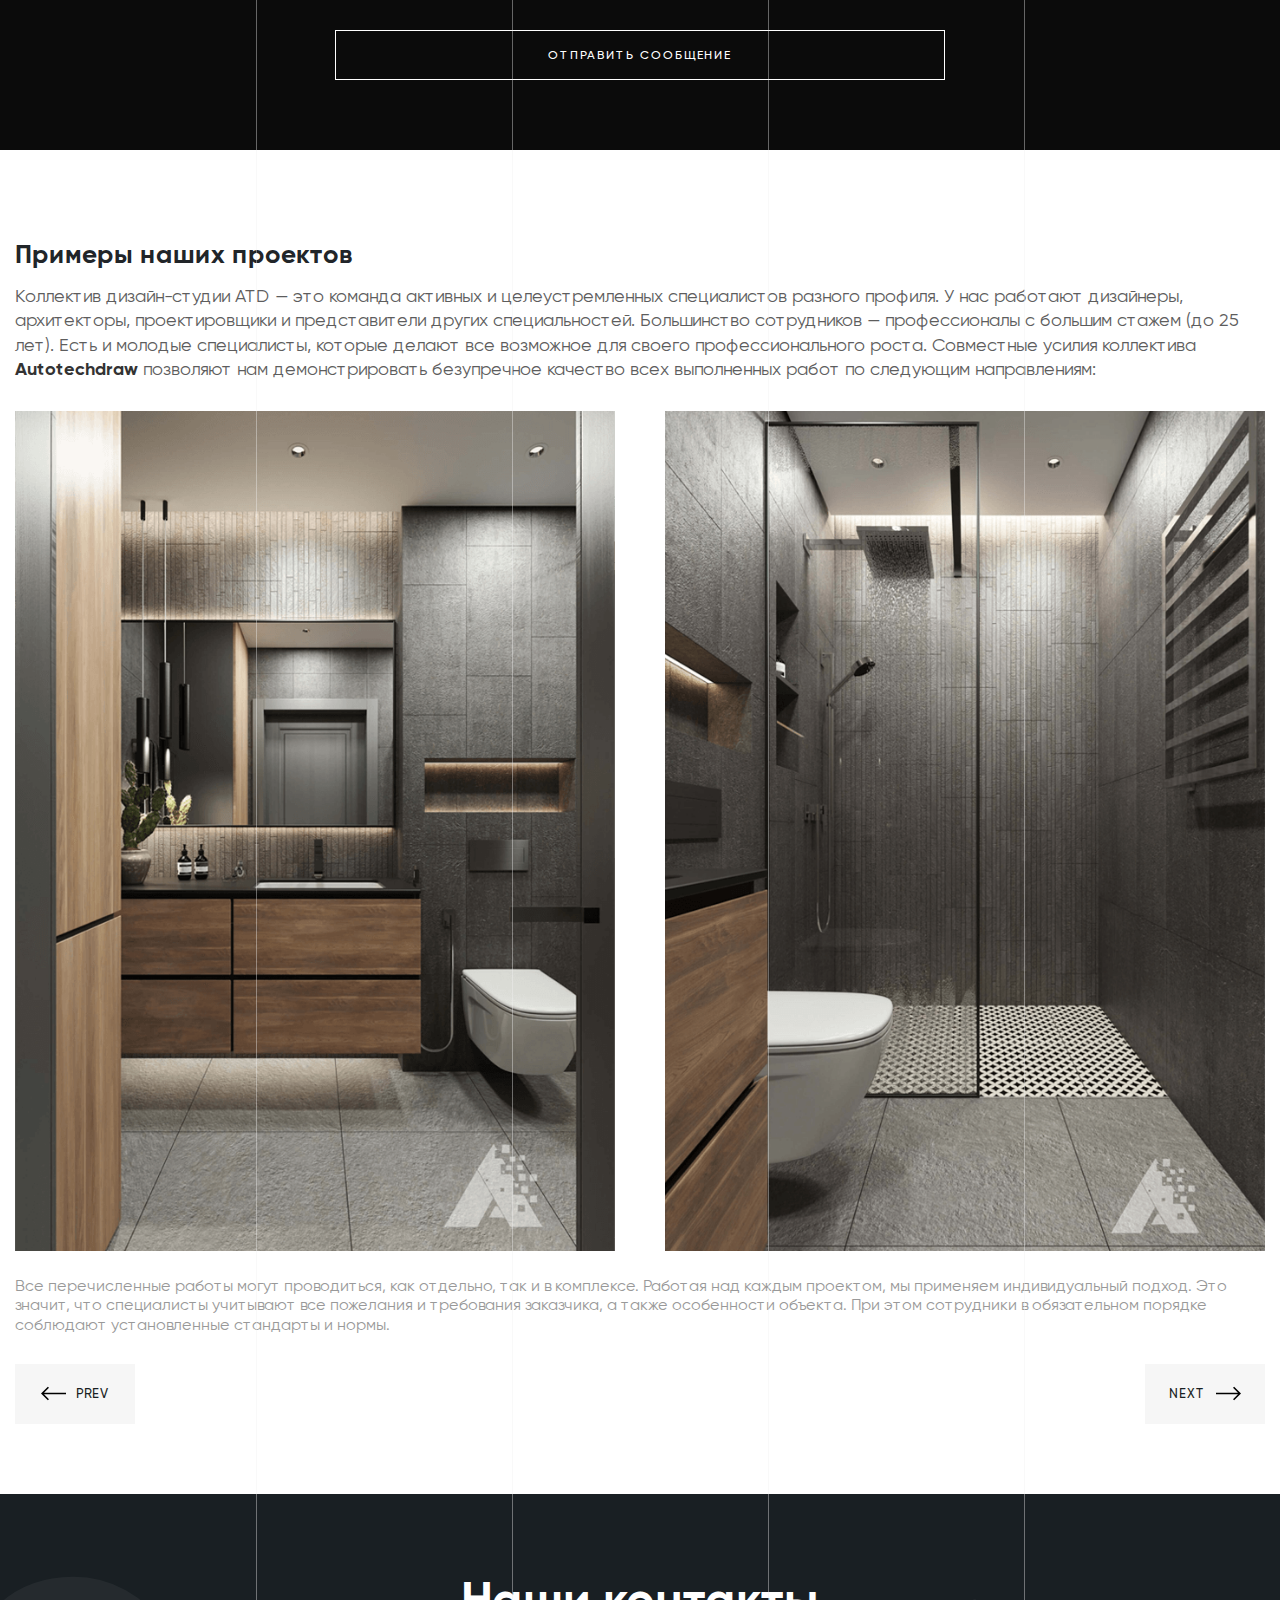
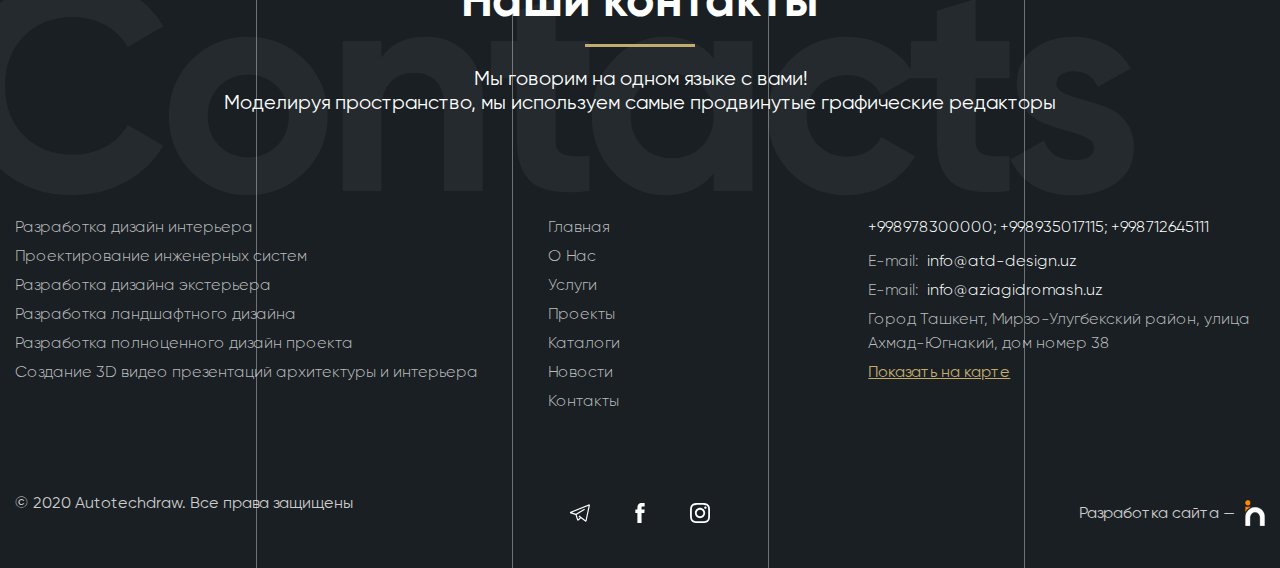
<file: interior-decoration.html>
<!doctype html>
<html lang="ru">
<head>
    <meta charset="UTF-8">
    <meta name="viewport" content="width=device-width,initial-scale=1">
    <meta http-equiv="X-UA-Compatible" content="ie=edge">
    <title>Document</title>
    <link rel="shortcut icon" href="img/favicon.ico" type="image/x-icon">
    <link rel="icon" href="img/favicon.ico" type="image/x-icon">
    <link rel="stylesheet" href="css/libs.css">
    <link rel="stylesheet" href="css/style.css">
</head>
<body>

<svg style="display: none">
    <symbol id="telegram" viewBox="0 0 20 20">
        <path d="M19.2071 1.32333L0 9.09306V10.2161L5.50115 11.9144L7.24095 17.496L8.62976 17.4958L10.8689 15.2048L15.5958 18.6767L16.5158 18.3266L20 1.98881L19.2071 1.32333ZM15.5587 17.1952L9.33337 12.6227L8.63953 13.5673L9.91493 14.5041L8.10329 16.3239L6.68173 11.7633L14.9156 6.8471L14.3148 5.8408L5.95976 10.8293L1.91775 9.58156L18.6236 2.82369L15.5587 17.1952Z"></path>
    </symbol>
    <symbol id="facebook" viewBox="0 0 20 20">
        <path d="M11.5415 6.55327V4.83C11.5415 4.57131 11.5534 4.37093 11.5775 4.22938C11.6017 4.08762 11.6565 3.9482 11.7416 3.81056C11.8266 3.67301 11.9641 3.57805 12.1542 3.52543C12.3444 3.47272 12.5972 3.44645 12.9129 3.44645H14.6361V0H11.8813C10.2873 0 9.14242 0.378183 8.44659 1.13455C7.75084 1.89108 7.40301 3.00544 7.40301 4.47805V6.55323H5.33965V9.99994H7.40288V19.9999H11.5414V9.99998H14.2961L14.6602 6.55327H11.5415V6.55327Z"></path>
    </symbol>
    <symbol id="instagram" viewBox="0 0 20 20">
        <path d="M19.9804 5.88005C19.9335 4.81738 19.7617 4.0868 19.5155 3.45374C19.2616 2.78176 18.8709 2.18014 18.359 1.68002C17.8589 1.1721 17.2533 0.777435 16.5891 0.527447C15.9524 0.281274 15.2256 0.109427 14.1629 0.0625732C13.0923 0.0117516 12.7524 0 10.0371 0C7.32169 0 6.98182 0.0117516 5.91517 0.0586052C4.8525 0.105459 4.12192 0.277459 3.48901 0.523479C2.81688 0.777435 2.21527 1.16814 1.71514 1.68002C1.20723 2.18014 0.812712 2.78573 0.562572 3.44992C0.3164 4.0868 0.144552 4.81341 0.0976989 5.87609C0.0468773 6.9467 0.0351257 7.28658 0.0351257 10.002C0.0351257 12.7173 0.0468773 13.0572 0.0937308 14.1239C0.140584 15.1865 0.312584 15.9171 0.558756 16.5502C0.812712 17.2221 1.20723 17.8238 1.71514 18.3239C2.21527 18.8318 2.82085 19.2265 3.48504 19.4765C4.12192 19.7226 4.84853 19.8945 5.91136 19.9413C6.97785 19.9883 7.31788 19.9999 10.0332 19.9999C12.7486 19.9999 13.0885 19.9883 14.1551 19.9413C15.2178 19.8945 15.9484 19.7226 16.5813 19.4765C17.9254 18.9568 18.9881 17.8941 19.5077 16.5502C19.7538 15.9133 19.9258 15.1865 19.9726 14.1239C20.0195 13.0572 20.0312 12.7173 20.0312 10.002C20.0312 7.28658 20.0273 6.9467 19.9804 5.88005ZM18.1794 14.0457C18.1363 15.0225 17.9723 15.5499 17.8355 15.9015C17.4994 16.7728 16.8079 17.4643 15.9366 17.8004C15.585 17.9372 15.0538 18.1012 14.0808 18.1441C13.0259 18.1911 12.7095 18.2027 10.041 18.2027C7.37252 18.2027 7.05217 18.1911 6.0011 18.1441C5.02434 18.1012 4.4969 17.9372 4.14527 17.8004C3.71168 17.6402 3.31701 17.3862 2.99667 17.0541C2.66457 16.7298 2.41062 16.3391 2.25037 15.9055C2.11362 15.5539 1.94956 15.0225 1.90667 14.0497C1.85967 12.9948 1.84807 12.6783 1.84807 10.0097C1.84807 7.34122 1.85967 7.02087 1.90667 5.96995C1.94956 4.99319 2.11362 4.46575 2.25037 4.11412C2.41062 3.68038 2.66457 3.28586 3.00064 2.96536C3.3248 2.63327 3.7155 2.37931 4.14923 2.21921C4.50087 2.08247 5.03228 1.9184 6.00506 1.87537C7.05996 1.82851 7.37648 1.81676 10.0448 1.81676C12.7173 1.81676 13.0337 1.82851 14.0848 1.87537C15.0615 1.9184 15.589 2.08247 15.9406 2.21921C16.3742 2.37931 16.7689 2.63327 17.0892 2.96536C17.4213 3.28967 17.6753 3.68038 17.8355 4.11412C17.9723 4.46575 18.1363 4.99701 18.1794 5.96995C18.2262 7.02484 18.238 7.34122 18.238 10.0097C18.238 12.6783 18.2262 12.9908 18.1794 14.0457Z"></path>
        <path d="M10.0371 4.86423C7.20069 4.86423 4.89937 7.1654 4.89937 10.0019C4.89937 12.8385 7.20069 15.1397 10.0371 15.1397C12.8736 15.1397 15.1748 12.8385 15.1748 10.0019C15.1748 7.1654 12.8736 4.86423 10.0371 4.86423ZM10.0371 13.3347C8.19698 13.3347 6.70438 11.8422 6.70438 10.0019C6.70438 8.16169 8.19698 6.66924 10.0371 6.66924C11.8774 6.66924 13.3698 8.16169 13.3698 10.0019C13.3698 11.8422 11.8774 13.3347 10.0371 13.3347V13.3347Z"></path>
        <path d="M16.5775 4.6611C16.5775 5.32346 16.0405 5.86052 15.378 5.86052C14.7156 5.86052 14.1785 5.32346 14.1785 4.6611C14.1785 3.99858 14.7156 3.46167 15.378 3.46167C16.0405 3.46167 16.5775 3.99858 16.5775 4.6611V4.6611Z"></path>
    </symbol>
    <symbol id="swiper-arrow" viewBox="0 0 75 75">
        <path d="M54.4304 16.9305L51.0896 20.2713L65.9558 35.1377H0V39.8625H65.9558L51.0896 54.7287L54.4304 58.0696L75 37.4999L54.4304 16.9305Z"/>
    </symbol>
    <symbol id="arrow" viewBox="0 0 24 24">
        <path d="M11.9999 18.8403C11.5698 18.8403 11.1397 18.6761 10.8118 18.3483L0.492339 8.02874C-0.164113 7.37229 -0.164113 6.30796 0.492339 5.65178C1.14853 4.99559 2.21264 4.99559 2.86914 5.65178L11.9999 14.7831L21.1308 5.6521C21.7872 4.99591 22.8512 4.99591 23.5074 5.6521C24.1641 6.30828 24.1641 7.37261 23.5074 8.02906L13.1881 18.3486C12.86 18.6765 12.4299 18.8403 11.9999 18.8403Z"/>
    </symbol>
    <symbol id="swiper-arrow" viewBox="0 0 25 25">
        <path d="M18.1435 5.64349L17.0299 6.75712L21.9853 11.7126H0V13.2875H21.9853L17.0299 18.2429L18.1435 19.3565L25 12.5L18.1435 5.64349Z"/>
    </symbol>
    <symbol id="star" viewBox="0 0 24 24">
        <path d="M24 9.26493L15.2812 8.70238L11.9906 0.447693L8.69995 8.70238L0 9.26493L6.67495 14.9461L4.4812 23.5524L11.9906 18.7993L19.5 23.5524L17.3063 14.9461L24 9.26493Z"/>
    </symbol>
</svg>

<div class="loader">
    <div class="page-lines">
        <div class="container">
            <div class="col-line col-xs-4">
                <div class="line"></div>
            </div>
            <div class="col-line col-xs-4">
                <div class="line"></div>
            </div>
            <div class="col-line col-xs-4">
                <div class="line"></div>
                <div class="line"></div>
            </div>
        </div>
    </div>
    <div class="loader-brand">
        <div class="sk-folding-cube">
            <div class="sk-cube1 sk-cube"></div>
            <div class="sk-cube2 sk-cube"></div>
            <div class="sk-cube4 sk-cube"></div>
            <div class="sk-cube3 sk-cube"></div>
        </div>
    </div>
</div>

<div id="wrapper">

    <header class="header">
        <div class="header-menu">
            <nav class="navbar">
                <ul class="nav-list">
                    <li class="nav-item">
                        <a href="#" class="nav-link">О компании</a>
                    </li>
                    <li class="nav-item">
                        <a href="#" class="nav-link">Продукция</a>
                    </li>
                    <li class="nav-item">
                        <a href="#" class="nav-link">Проекты</a>
                    </li>
                    <li class="nav-item">
                        <a href="#" class="nav-link">Новости</a>
                    </li>
                    <li class="nav-item">
                        <a href="#" class="nav-link">Скачать</a>
                    </li>
                </ul>
            </nav>
        </div>
        <div class="container">
            <div class="header-wrap">
                <div class="logo fadeIn wow" data-wow-delay=".3s" data-wow-duration="1.2s">
                    <a href="#"><img src="img/logo.png" alt=""></a>
                </div>
                <div class="burger-wrap">
                    <a href="#" class="dropdown-toggle fadeInRight wow" data-wow-delay="1s" data-toggle="dropdown">
                        <span>Услуги</span>
                        <svg width="9" height="9">
                            <use xlink:href="#arrow"></use>
                        </svg>
                    </a>
                    <div class="dropdown-menu">
                        <a href="#">О компании</a>
                        <a href="#">Что мы делаем</a>
                        <a href="#">Наша команда</a>
                        <a href="#">Контакты</a>
                    </div>
                    <p class="fadeInRight wow" data-wow-delay="1.4s" data-wow-duration=".5s">Меню</p>
                    <div class="header__hamburger fadeIn wow" data-wow-delay=".3s">
                        <span></span><span></span><span></span><span></span>
                    </div>
                </div>
            </div>
        </div>
    </header>

    <main class="main">

        <section class="hero-sm" style="background-image: url('img/hero-bg.jpg')">
            <div class="container">
                <h1 class="text-center fadeInUp wow">Дизайн интерьера</h1>
                <nav aria-label="breadcrumb">
                    <ol class="breadcrumb fadeInUp wow" data-wow-delay=".2s">
                        <li class="breadcrumb-item"><a href="#">Главная</a></li>
                        <li class="breadcrumb-item"><a href="#">Наши услуги</a></li>
                        <li class="breadcrumb-item active" aria-current="page">Дизайн интерьера</li>
                    </ol>
                </nav>
            </div>
        </section>

        <section class="slider-about">
            <div class="container">
                <h2 class="text-left">Что мы делаем</h2>
                <div class="row slider-about__wrap">
                    <div class="col-lg-4">
                        <ul class="circle-list">
                            <li><a href="#">Дизайн интерьера жилых зданий</a></li>
                            <li><a href="#">Дизайн интерьера квартир</a></li>
                            <li><a href="#">Дизайн интерьера частных городских домов</a></li>
                            <li><a href="#">Дизайн интерьера дач, коттеджей</a></li>
                            <li><a href="#">Дизайн интерьера отдельных жилых помещений</a></li>
                            <li><a href="#">Дизайн интерьера однокомнатной квартиры</a></li>
                            <li><a href="#">Дизайн интерьера двухкомнатной квартиры</a></li>
                            <li><a href="#">Дизайн интерьера трехкомнатной квартиры</a></li>
                            <li><a href="#">Дизайн интерьера четырехкомнатной квартиры</a></li>
                            <li><a href="#">Дизайн интерьера кухни</a></li>
                            <li><a href="#">Дизайн интерьера гостиной</a></li>
                            <li><a href="#">Дизайн интерьера спальни</a></li>
                            <li><a href="#">Дизайн интерьера прихожей</a></li>
                            <li><a href="#">Дизайн интерьера ванной</a></li>
                            <li><a href="#">Дизайн интерьера нежилых зданий</a></li>
                            <li><a href="#">Дизайн интерьера кафе, баров, ресторанов</a></li>
                            <li><a href="#">Дизайн интерьера гостиниц, отелей</a></li>
                            <li><a href="#">Дизайн интерьера офисов</a></li>
                            <li><a href="#">Дизайн интерьера образовательных учреждений</a></li>
                            <li><a href="#">Дизайн интерьера многоквартирных жилых домов</a></li>
                            <li><a href="#">Дизайн интерьера торговых центров, магазинов</a></li>
                            <li><a href="#">Дизайн интерьера складских помещений</a></li>
                            <li><a href="#">Дизайн интерьера рабочих пространств, цехов</a></li>
                        </ul>
                    </div>
                    <div class="col-lg-8">
                        <div class="slider-about__swiper swiper-container">
                            <div class="swiper-wrapper">
                                <div class="swiper-slide">
                                    <img src="img/about/001.jpg" alt="">
                                </div>
                                <div class="swiper-slide">
                                    <img src="img/about/002.jpg" alt="">
                                </div>
                                <div class="swiper-slide">
                                    <img src="img/about/001.jpg" alt="">
                                </div>
                                <div class="swiper-slide">
                                    <img src="img/about/002.jpg" alt="">
                                </div>
                                <div class="swiper-slide">
                                    <img src="img/about/001.jpg" alt="">
                                </div>
                                <div class="swiper-slide">
                                    <img src="img/about/002.jpg" alt="">
                                </div>
                            </div>
                            <div class="swiper-button-prev">
                                <svg width="25" height="25">
                                    <use xlink:href="#swiper-arrow"></use>
                                </svg>
                                <span>Prev</span>
                            </div>
                            <div class="swiper-button-next">
                                <span>Next</span>
                                <svg width="25" height="25">
                                    <use xlink:href="#swiper-arrow"></use>
                                </svg>
                            </div>
                        </div>
                    </div>
                </div>
            </div>
        </section>

        <section class="tariffs bg-dark">
            <ul class="big-title__list">
                <li>Tariffs</li>
                <li>Tariffs</li>
                <li>Tariffs</li>
                <li>Tariffs</li>
                <li>Tariffs</li>
                <li>Tariffs</li>
                <li>Tariffs</li>
                <li>Tariffs</li>
                <li>Tariffs</li>
                <li>Tariffs</li>
            </ul>
            <div class="container">
                <h2 class="fadeInUp wow">Проектирование интерьера</h2>
                <p class="sub-title fadeInUp wow" data-wow-delay=".2s">В каждом проекте мы решили комплекс задач: <br>
                    от раскрытия потенциала помещения до разработки деталей</p>
                <div class="row tariffs-wrap">
                    <div class="col-lg-4">
                        <div class="tariffs-item">
                            <div class="tariffs-item__body">
                                <h5 class="line-before fadeInUp wow">Базовый</h5>
                                <ul class="circle-list">
                                    <li>4-5 вариантов планировок
                                    <li>Выезд дизайнера на объект</li>
                                    <li>Обмерный план квартиры</li>
                                    <li>План расстановки мебели</li>
                                    <li>Экспликация помещений</li>
                                    <li>План сносимых перегородок</li>
                                    <li>План возводимых перегородок</li>
                                    <li>План дверных проемов</li>
                                    <li>План сантехприборов</li>
                                </ul>
                                <a href="#" class="more-link">Весь список</a>
                            </div>
                            <div class="tariffs-item__footer">
                                <b class="price">50 000 <span>сум/м²</span></b>
                                <a href="#" class="btn btn-out-black fadeIn wow" data-wow-delay=".3s">Заказать сейчас</a>
                            </div>
                        </div>
                    </div>
                    <div class="col-lg-4">
                        <div class="tariffs-item">
                            <div class="tariffs-item__body">
                                <h5 class="line-before fadeInUp wow" data-wow-delay=".2s">Оптимальный</h5>
                                <ul class="circle-list">
                                    <li>Весь набор опций из пакета «Базовый»</li>
                                    <li>Развертка стен помещений и санузлов</li>
                                    <li>3D визуализация помещений</li>
                                    <li>3D визуализация санузлов</li>
                                    <li>Подбор материалов</li>
                                    <li>Подбор напольных покрытий</li>
                                    <li>Подбор обоев, дверей</li>
                                    <li>Подбор сантехники</li>
                                    <li>Подбор плитки</li>
                                    <li>Разработка кухонной мебели</li>
                                </ul>
                            </div>
                            <div class="tariffs-item__footer">
                                <b class="price">100 000 <span>сум/м²</span></b>
                                <a href="#" class="btn btn-out-black">Заказать сейчас</a>
                            </div>
                        </div>
                    </div>
                    <div class="col-lg-4">
                        <div class="tariffs-item">
                            <div class="tariffs-item__body">
                                <h5 class="line-before fadeInUp wow" data-wow-delay=".3s">Комплексный</h5>
                                <ul class="circle-list">
                                    <li>Весь набор из пакета «Оптимальный»</li>
                                    <li>Подбор штор</li>
                                    <li>Подбор мебели</li>
                                    <li>Проектирование мебели</li>
                                    <li>Декорирование, подбор картин</li>
                                    <li>5 выездов дизайнера</li>
                                    <li>Технический проект отоплении</li>
                                    <li>Технический проект вентиляции</li>
                                    <li>Технический проект водопровода</li>
                                    <li>Расчёт сметной стоимости проекта</li>
                                </ul>
                            </div>
                            <div class="tariffs-item__footer">
                                <b class="price">200 000 <span>сум/м²</span></b>
                                <a href="#" class="btn btn-out-black">Заказать сейчас</a>
                            </div>
                        </div>
                    </div>
                </div>
            </div>
        </section>

        <section class="question">
            <ul class="big-title__list">
                <li>Questions</li>
                <li>Questions</li>
                <li>Questions</li>
                <li>Questions</li>
                <li>Questions</li>
                <li>Questions</li>
                <li>Questions</li>
                <li>Questions</li>
                <li>Questions</li>
                <li>Questions</li>
            </ul>
            <div class="container">
                <h2 class="fadeInUp wow">Часто задаваемые вопросы</h2>
                <p class="sub-title fadeInUp wow" data-wow-delay=".2s">Мы говорим на одном языке с вами! <br> Моделируя
                    пространство, мы используем самые продвинутые графические редакторы</p>
                <div class="row question-wrap">
                    <div class="col-lg-12">
                        <div class="question-accordion accordion">
                            <div class="accordion-item">
                                <a href="javascript:" data-toggle="collapse" data-target="#accordion-link-1"
                                   aria-expanded="true" class="accordion-link">
                                    <span>Сколько стоит полноценный дизайн проект?</span>
                                    <span class="accordion-icon"></span>
                                </a>
                                <div id="accordion-link-1" class="accordion-content show">
                                    <p>Различают внутренние и наружные инженерные системы и сети. Проектирование
                                        внутренних
                                        инженерных сетей включает в себя:</p>
                                    <ul class="line-list">
                                        <li>Проект водоснабжения и канализации</li>
                                        <li>Проект вентиляции и кондиционирования</li>
                                        <li>Проект отопления</li>
                                        <li>Проект ИТП или котельной</li>
                                        <li>Проект электроснабжения и освещения</li>
                                        <li>Проекты слаботочных систем (охранной и пожарной сигнализации, системы
                                            видеонаблюдения, телефонизации, радиофикации, часофикации, контроля доступа,
                                            ЛВС,
                                            автоматизации и диспетчеризации инженерных систем, системы «Умный дом»)
                                        </li>
                                    </ul>
                                </div>
                            </div>
                            <div class="accordion-item">
                                <a href="javascript:" data-toggle="collapse" data-target="#accordion-link-2"
                                   aria-expanded="false" class="accordion-link">
                                    <span>В чем уникальность mccm?</span>
                                    <span class="accordion-icon"></span>
                                </a>
                                <div id="accordion-link-2" class="accordion-content collapse">
                                    <p>Различают внутренние и наружные инженерные системы и сети. Проектирование
                                        внутренних
                                        инженерных сетей включает в себя:</p>
                                    <ul class="line-list">
                                        <li>Проект водоснабжения и канализации</li>
                                        <li>Проект вентиляции и кондиционирования</li>
                                        <li>Проект отопления</li>
                                        <li>Проект ИТП или котельной</li>
                                        <li>Проект электроснабжения и освещения</li>
                                        <li>Проекты слаботочных систем (охранной и пожарной сигнализации, системы
                                            видеонаблюдения, телефонизации, радиофикации, часофикации, контроля доступа,
                                            ЛВС,
                                            автоматизации и диспетчеризации инженерных систем, системы «Умный дом»)
                                        </li>
                                    </ul>
                                </div>
                            </div>
                            <div class="accordion-item">
                                <a href="javascript:" data-toggle="collapse" data-target="#accordion-link-3"
                                   aria-expanded="false" class="accordion-link">
                                    <span>Почему mccm использует PEG, когда остальные используют BBDE? Безопасен ли он?</span>
                                    <span class="accordion-icon"></span>
                                </a>
                                <div id="accordion-link-3" class="accordion-content collapse">
                                    <p>Различают внутренние и наружные инженерные системы и сети. Проектирование
                                        внутренних
                                        инженерных сетей включает в себя:</p>
                                    <ul class="line-list">
                                        <li>Проект водоснабжения и канализации</li>
                                        <li>Проект вентиляции и кондиционирования</li>
                                        <li>Проект отопления</li>
                                        <li>Проект ИТП или котельной</li>
                                        <li>Проект электроснабжения и освещения</li>
                                        <li>Проекты слаботочных систем (охранной и пожарной сигнализации, системы
                                            видеонаблюдения, телефонизации, радиофикации, часофикации, контроля доступа,
                                            ЛВС,
                                            автоматизации и диспетчеризации инженерных систем, системы «Умный дом»)
                                        </li>
                                    </ul>
                                </div>
                            </div>
                            <div class="accordion-item">
                                <a href="javascript:" data-toggle="collapse" data-target="#accordion-link-4"
                                   aria-expanded="false" class="accordion-link">
                                    <span>Почему я должен выбирать mccm?</span>
                                    <span class="accordion-icon"></span>
                                </a>
                                <div id="accordion-link-4" class="accordion-content collapse">
                                    <p>Различают внутренние и наружные инженерные системы и сети. Проектирование
                                        внутренних
                                        инженерных сетей включает в себя:</p>
                                    <ul class="line-list">
                                        <li>Проект водоснабжения и канализации</li>
                                        <li>Проект вентиляции и кондиционирования</li>
                                        <li>Проект отопления</li>
                                        <li>Проект ИТП или котельной</li>
                                        <li>Проект электроснабжения и освещения</li>
                                        <li>Проекты слаботочных систем (охранной и пожарной сигнализации, системы
                                            видеонаблюдения, телефонизации, радиофикации, часофикации, контроля доступа,
                                            ЛВС,
                                            автоматизации и диспетчеризации инженерных систем, системы «Умный дом»)
                                        </li>
                                    </ul>
                                </div>
                            </div>
                        </div>
                    </div>
                    <div class="col-lg-12 d-flex justify-content-center">
                        <a href="#" class="btn btn-out-black">Смотреть все</a>
                    </div>
                </div>
            </div>
        </section>

        <section class="team bg-dark">
            <ul class="big-title__list">
                <li>Team</li>
                <li>Team</li>
                <li>Team</li>
                <li>Team</li>
                <li>Team</li>
                <li>Team</li>
                <li>Team</li>
                <li>Team</li>
                <li>Team</li>
                <li>Team</li>
            </ul>
            <div class="container">
                <h2 class="fadeInUp wow">Наша команда</h2>
                <p class="sub-title fadeInUp wow" data-wow-delay=".2s">В каждом проекте мы решили комплекс задач: <br>
                    от раскрытия потенциала помещения до разработки деталей</p>
                <div class="row team-wrap">
                    <div class="col-lg-12">
                        <div class="team-banner">
                            <img src="img/team/001.jpg" alt="">
                        </div>
                        <div class="row team-item__wrap lightgallery">
                            <div class="my-col-lg-20 col-6" data-src="img/team/002.jpg">
                                <div class="team-item fadeIn wow" data-wow-delay=".2s">
                                    <img src="img/team/002.jpg" alt="">
                                </div>
                            </div>
                            <div class="my-col-lg-20 col-6" data-src="img/team/003.jpg">
                                <div class="team-item fadeIn wow" data-wow-delay=".4s">
                                    <img src="img/team/003.jpg" alt="">
                                </div>
                            </div>
                        </div>
                    </div>
                </div>
            </div>
        </section>

        <section class="reviews">
            <ul class="big-title__list">
                <li>Reviews</li>
                <li>Reviews</li>
                <li>Reviews</li>
                <li>Reviews</li>
                <li>Reviews</li>
                <li>Reviews</li>
                <li>Reviews</li>
                <li>Reviews</li>
                <li>Reviews</li>
                <li>Reviews</li>
            </ul>
            <div class="container">
                <h2 class="fadeInUp wow">Отзывы наших клиентов</h2>
                <p class="sub-title fadeInUp wow" data-wow-delay=".2s">В каждом проекте мы решили комплекс задач: <br>
                    от раскрытия потенциала помещения до разработки деталей</p>
                <div class="row reviews-wrap">
                    <div class="col-lg-8">
                        <div class="reviews-swiper swiper-container">
                            <div class="swiper-wrapper">
                                <div class="swiper-slide">
                                    <div class="reviews-swiper__item">
                                        <p class="text-message">Ребята молодцы. Работают быстро и качественно. Будем
                                            работать и дальше с этой командой!</p>
                                        <p class="text-name">Алишер Усманов <span>Основатель «USM Holdings»</span></p>
                                        <ul class="star-list">
                                            <li>
                                                <svg width="22" height="22">
                                                    <use xlink:href="#star"></use>
                                                </svg>
                                            </li>
                                            <li>
                                                <svg width="22" height="22">
                                                    <use xlink:href="#star"></use>
                                                </svg>
                                            </li>
                                            <li>
                                                <svg width="22" height="22">
                                                    <use xlink:href="#star"></use>
                                                </svg>
                                            </li>
                                            <li>
                                                <svg width="22" height="22">
                                                    <use xlink:href="#star"></use>
                                                </svg>
                                            </li>
                                            <li>
                                                <svg width="22" height="22">
                                                    <use xlink:href="#star"></use>
                                                </svg>
                                            </li>
                                        </ul>
                                    </div>
                                </div>
                                <div class="swiper-slide">
                                    <div class="reviews-swiper__item">
                                        <p class="text-message">Ребята молодцы. Работают быстро и качественно. Будем
                                            работать и дальше с этой командой!</p>
                                        <p class="text-name">Алишер Усманов <span>Основатель «USM Holdings»</span></p>
                                        <ul class="star-list">
                                            <li>
                                                <svg width="22" height="22">
                                                    <use xlink:href="#star"></use>
                                                </svg>
                                            </li>
                                            <li>
                                                <svg width="22" height="22">
                                                    <use xlink:href="#star"></use>
                                                </svg>
                                            </li>
                                            <li>
                                                <svg width="22" height="22">
                                                    <use xlink:href="#star"></use>
                                                </svg>
                                            </li>
                                            <li>
                                                <svg width="22" height="22">
                                                    <use xlink:href="#star"></use>
                                                </svg>
                                            </li>
                                            <li>
                                                <svg width="22" height="22">
                                                    <use xlink:href="#star"></use>
                                                </svg>
                                            </li>
                                        </ul>
                                    </div>
                                </div>
                                <div class="swiper-slide">
                                    <div class="reviews-swiper__item">
                                        <p class="text-message">Ребята молодцы. Работают быстро и качественно. Будем
                                            работать и дальше с этой командой!</p>
                                        <p class="text-name">Алишер Усманов <span>Основатель «USM Holdings»</span></p>
                                        <ul class="star-list">
                                            <li>
                                                <svg width="22" height="22">
                                                    <use xlink:href="#star"></use>
                                                </svg>
                                            </li>
                                            <li>
                                                <svg width="22" height="22">
                                                    <use xlink:href="#star"></use>
                                                </svg>
                                            </li>
                                            <li>
                                                <svg width="22" height="22">
                                                    <use xlink:href="#star"></use>
                                                </svg>
                                            </li>
                                            <li>
                                                <svg width="22" height="22">
                                                    <use xlink:href="#star"></use>
                                                </svg>
                                            </li>
                                            <li>
                                                <svg width="22" height="22">
                                                    <use xlink:href="#star"></use>
                                                </svg>
                                            </li>
                                        </ul>
                                    </div>
                                </div>
                                <div class="swiper-slide">
                                    <div class="reviews-swiper__item">
                                        <p class="text-message">Ребята молодцы. Работают быстро и качественно. Будем
                                            работать и дальше с этой командой!</p>
                                        <p class="text-name">Алишер Усманов <span>Основатель «USM Holdings»</span></p>
                                        <ul class="star-list">
                                            <li>
                                                <svg width="22" height="22">
                                                    <use xlink:href="#star"></use>
                                                </svg>
                                            </li>
                                            <li>
                                                <svg width="22" height="22">
                                                    <use xlink:href="#star"></use>
                                                </svg>
                                            </li>
                                            <li>
                                                <svg width="22" height="22">
                                                    <use xlink:href="#star"></use>
                                                </svg>
                                            </li>
                                            <li>
                                                <svg width="22" height="22">
                                                    <use xlink:href="#star"></use>
                                                </svg>
                                            </li>
                                            <li>
                                                <svg width="22" height="22">
                                                    <use xlink:href="#star"></use>
                                                </svg>
                                            </li>
                                        </ul>
                                    </div>
                                </div>
                                <div class="swiper-slide">
                                    <div class="reviews-swiper__item">
                                        <p class="text-message">Ребята молодцы. Работают быстро и качественно. Будем
                                            работать и дальше с этой командой!</p>
                                        <p class="text-name">Алишер Усманов <span>Основатель «USM Holdings»</span></p>
                                        <ul class="star-list">
                                            <li>
                                                <svg width="22" height="22">
                                                    <use xlink:href="#star"></use>
                                                </svg>
                                            </li>
                                            <li>
                                                <svg width="22" height="22">
                                                    <use xlink:href="#star"></use>
                                                </svg>
                                            </li>
                                            <li>
                                                <svg width="22" height="22">
                                                    <use xlink:href="#star"></use>
                                                </svg>
                                            </li>
                                            <li>
                                                <svg width="22" height="22">
                                                    <use xlink:href="#star"></use>
                                                </svg>
                                            </li>
                                            <li>
                                                <svg width="22" height="22">
                                                    <use xlink:href="#star"></use>
                                                </svg>
                                            </li>
                                        </ul>
                                    </div>
                                </div>
                            </div>
                            <div class="swiper-pagination"></div>
                        </div>
                    </div>
                </div>
            </div>
        </section>

        <section class="feedback bg-dark">
            <span class="big-title"></span>
            <ul class="big-title__list">
                <li>Feedback</li>
                <li>Feedback</li>
                <li>Feedback</li>
                <li>Feedback</li>
                <li>Feedback</li>
                <li>Feedback</li>
                <li>Feedback</li>
                <li>Feedback</li>
                <li>Feedback</li>
                <li>Feedback</li>
            </ul>
            <div class="container">
                <h2 class="fadeInUp wow">Заказать услугу</h2>
                <p class="sub-title fadeInUp wow" data-wow-delay=".2s">Задайте интересующий Вас вопрос и <br> мы с
                    удовольствием ответим в самое ближайщее время</p>
                <div class="row feedback-wrap">
                    <div class="col-lg-6 offset-lg-3">
                        <form class="form-feedback">
                            <div class="form-wrap">
                                <div class="row">
                                    <div class="col-lg-6">
                                        <div class="form-group">
                                            <label for="f_name" class="sr-only"></label>
                                            <input id="f_name" type="text" class="form-control" placeholder="Ваше имя">
                                        </div>
                                    </div>
                                    <div class="col-lg-6">
                                        <div class="form-group">
                                            <label for="f_phone" class="sr-only"></label>
                                            <input id="f_phone" type="tel" class="form-control"
                                                   placeholder="Ваш номер +998">
                                        </div>
                                    </div>
                                </div>
                                <div class="form-group">
                                    <label for="f_message" class="sr-only"></label>
                                    <textarea id="f_message" class="form-control" rows="5"
                                              placeholder="Что вас интересует?"></textarea>
                                </div>
                            </div>
                            <button type="submit" class="btn btn-out-white bounceIn wow" data-wow-delay=".2s">Отправить
                                сообщение
                            </button>
                        </form>
                    </div>
                    <div class="col-lg-3 disabled"></div>
                </div>
            </div>
        </section>

        <section class="projects">
            <div class="container">
                <h3>Примеры наших проектов</h3>
                <p class="sub-title">Коллектив дизайн-студии ATD — это команда активных и целеустремленных специалистов
                    разного профиля. У нас работают дизайнеры, архитекторы, проектировщики и представители других
                    специальностей. Большинство сотрудников — профессионалы с большим стажем (до 25 лет). Есть и молодые
                    специалисты, которые делают все возможное для своего профессионального роста. Совместные усилия
                    коллектива <br><b>Autotechdraw</b> позволяют нам демонстрировать безупречное качество всех
                    выполненных работ по следующим направлениям:</p>
                <div class="row projects-wrap">
                    <div class="col-lg-6 col-sm-6">
                        <div class="projects-item">
                            <img src="img/projects/001.png" alt="">
                        </div>
                    </div>
                    <div class="col-lg-6 col-sm-6">
                        <div class="projects-item">
                            <img src="img/projects/002.png" alt="">
                        </div>
                    </div>
                </div>
                <div class="row">
                    <div class="col-lg-12">
                        <p>Все перечисленные работы могут проводиться, как отдельно, так и в комплексе. Работая над каждым проектом, мы применяем индивидуальный подход. Это значит, что специалисты учитывают все пожелания и требования заказчика, а также особенности объекта. При этом сотрудники в обязательном порядке соблюдают установленные стандарты и нормы.</p>
                        <div class="projects-buttons">
                            <a href="#" class="projects-button-prev">
                                <svg width="25" height="25">
                                    <use xlink:href="#swiper-arrow"></use>
                                </svg>
                                <span>Prev</span>
                            </a>
                            <a href="#" class="projects-button-next">
                                <span>Next</span>
                                <svg width="25" height="25">
                                    <use xlink:href="#swiper-arrow"></use>
                                </svg>
                            </a>
                        </div>
                    </div>
                </div>
            </div>
        </section>

    </main>

    <footer class="footer bg-dark">
        <div class="footer-top">
            <ul class="big-title__list">
                <li>Contacts</li>
                <li>Contacts</li>
                <li>Contacts</li>
                <li>Contacts</li>
                <li>Contacts</li>
                <li>Contacts</li>
                <li>Contacts</li>
                <li>Contacts</li>
                <li>Contacts</li>
                <li>Contacts</li>
            </ul>
            <div class="container">
                <h2 class="fadeInUp wow">Наши контакты</h2>
                <p class="sub-title fadeInUp wow" data-wow-delay=".2s">Мы говорим на одном языке с вами! <br> Моделируя
                    пространство, мы используем самые
                    продвинутые графические редакторы</p>
                <div class="row footer-top__wrap">
                    <div class="col-lg-5 col-sm-8 footer-about">
                        <ul class="footer-about__list">
                            <li class="fadeInUp wow" data-wow-delay=".2s">
                                <a href="#">Разработка дизайн интерьера</a>
                            </li>
                            <li class="fadeInUp wow" data-wow-delay=".3s">
                                <a href="#">Проектирование инженерных систем</a>
                            </li>
                            <li class="fadeInUp wow" data-wow-delay=".4s">
                                <a href="#">Разработка дизайна экстерьера</a>
                            </li>
                            <li class="fadeInUp wow" data-wow-delay=".5s">
                                <a href="#">Разработка ландшафтного дизайна</a>
                            </li>
                            <li class="fadeInUp wow" data-wow-delay=".6s">
                                <a href="#">Разработка полноценного дизайн проекта</a>
                            </li>
                            <li class="fadeInUp wow" data-wow-delay=".7s">
                                <a href="#">Создание 3D видео презентаций архитектуры и интерьера</a>
                            </li>
                        </ul>
                    </div>
                    <div class="col-lg-3 col-sm-4 footer-navbar">
                        <ul class="footer-navbar__list">
                            <li class="fadeInUp wow" data-wow-delay=".2s">
                                <a href="#">Главная</a>
                            </li>
                            <li class="fadeInUp wow" data-wow-delay=".3s">
                                <a href="#">О Нас</a>
                            </li>
                            <li class="fadeInUp wow" data-wow-delay=".4s">
                                <a href="#">Услуги</a>
                            </li>
                            <li class="fadeInUp wow" data-wow-delay=".5s">
                                <a href="#">Проекты</a>
                            </li>
                            <li class="fadeInUp wow" data-wow-delay=".6s">
                                <a href="#">Каталоги</a>
                            </li>
                            <li class="fadeInUp wow" data-wow-delay=".7s">
                                <a href="#">Новости</a>
                            </li>
                            <li class="fadeInUp wow" data-wow-delay=".8s">
                                <a href="#">Контакты</a>
                            </li>
                        </ul>
                    </div>
                    <div class="col-lg-4 footer-contacts">
                        <ul class="footer-contacts__list">
                            <li class="fadeInUp wow" data-wow-delay=".2s">
                                <a href="tel:998978300000">+998978300000;</a>
                                <a href="tel:998935017115">+998935017115;</a>
                                <a href="tel:998712645111">+998712645111</a>
                            </li>
                            <li class="fadeInUp wow" data-wow-delay=".3s">
                                <span>E-mail: </span>
                                <a href="mailto:info@atd-design.uz">info@atd-design.uz</a>
                            </li>
                            <li class="fadeInUp wow" data-wow-delay=".4s">
                                <span>E-mail: </span>
                                <a href="mailto:info@aziagidromash.uz" class="hover-line">info@aziagidromash.uz</a>
                            </li>
                            <li class="fadeInUp wow" data-wow-delay=".5s">
                                <span>Город Ташкент, Мирзо-Улугбекский район, улица Ахмад-Югнакий, дом номер 38</span>
                            </li>
                            <li class="fadeInUp wow" data-wow-delay=".6s">
                                <a href="#" class="more-link">Показать на карте</a>
                            </li>
                        </ul>
                    </div>
                </div>
            </div>
        </div>
        <div class="footer-bottom">
            <div class="container">
                <div class="row footer-bottom__wrap">
                    <div class="col-lg-4 copyright-block">
                        <p>&copy; 2020 Autotechdraw. Все права защищены</p>
                    </div>
                    <div class="col-lg-4 footer-social__list">
                        <ul>
                            <li class="fadeIn wow" data-wow-delay=".2s">
                                <a href="#">
                                    <svg width="20" height="20">
                                        <use xlink:href="#telegram"></use>
                                    </svg>
                                </a>
                            </li>
                            <li class="fadeIn wow" data-wow-delay=".4s">
                                <a href="#">
                                    <svg width="20" height="20">
                                        <use xlink:href="#facebook"></use>
                                    </svg>
                                </a>
                            </li>
                            <li class="fadeIn wow" data-wow-delay=".6s">
                                <a href="#">
                                    <svg width="20" height="20">
                                        <use xlink:href="#instagram"></use>
                                    </svg>
                                </a>
                            </li>
                        </ul>
                    </div>
                    <div class="col-lg-4 footer-logo">
                        <div class="footer-logo">
                            <p>Разработка сайта —</p>
                            <img src="img/footer-logo.png" alt="">
                        </div>
                    </div>
                </div>
            </div>
        </div>
    </footer>

    <div class="page-lines">
        <div class="col-line my-col-lg-20 my-col-sm-100">
            <div class="line"></div>
        </div>
        <div class="col-line my-col-lg-20 my-col-sm-100">
            <div class="line"></div>
        </div>
        <div class="col-line my-col-lg-20 my-col-sm-100">
            <div class="line"></div>
        </div>
        <div class="col-line my-col-lg-20 my-col-sm-100">
            <div class="line"></div>
        </div>
        <div class="col-line my-col-lg-20 my-col-sm-100">
            <div class="line"></div>
        </div>
    </div>

</div>

<script src="js/libs.js"></script>
<script src="js/script.js"></script>

</body>
</html>
</file>
<file: css/style.css>
/*fonts__________*/

@font-face{
    font-family: 'Gilroy Light';
    src: url('../fonts/Gilroy-Light.woff2') format('woff2');
    font-weight: 300;
    font-display: swap;
    font-style: normal;
}
@font-face{
    font-family: 'Gilroy';
    src: url('../fonts/Gilroy-Regular.woff2') format('woff2');
    font-weight: 400;
    font-display: swap;
    font-style: normal;
}
@font-face{
    font-family: 'Gilroy Medium';
    src: url('../fonts/Gilroy-Medium.woff2') format('woff2');
    font-weight: 500;
    font-display: swap;
    font-style: normal;
}
@font-face{
    font-family: 'Gilroy SemiBold';
    src: url('../fonts/Gilroy-SemiBold.woff2') format('woff2');
    font-weight: 600;
    font-display: swap;
    font-style: normal;
}
@font-face{
    font-family: 'Gilroy Bold';
    src: url('../fonts/Gilroy-Bold.woff2') format('woff2');
    font-weight: 700;
    font-display: swap;
    font-style: normal;
}
@font-face{
    font-family: 'Gilroy Black';
    src: url('../fonts/Gilroy-Black.woff2') format('woff2');
    font-weight: 900;
    font-display: swap;
    font-style: normal;
}

/*animations__________*/

@-webkit-keyframes scroll {
    0%{
        bottom: 30px;
        opacity: .6;
    }
    50%{
        bottom: 20px;
        opacity: 1;
    }
    100%{
        bottom: 30px;
        opacity: .6;
    }
}

@keyframes scroll {
    0%{
        bottom: 30px;
        opacity: .6;
    }
    50%{
        bottom: 20px;
        opacity: 1;
    }
    100%{
        bottom: 30px;
        opacity: .6;
    }
}

@-webkit-keyframes sk-foldCubeAngle {
    0%, 10% {
        -webkit-transform: perspective(140px) rotateX(-180deg);
        transform: perspective(140px) rotateX(-180deg);
        opacity: 0
    }
    25%, 75% {
        -webkit-transform: perspective(140px) rotateX(0deg);
        transform: perspective(140px) rotateX(0deg);
        opacity: 1
    }
    90%, 100% {
        -webkit-transform: perspective(140px) rotateY(180deg);
        transform: perspective(140px) rotateY(180deg);
        opacity: 0
    }
}

@keyframes sk-foldCubeAngle {
    0%, 10% {
        -webkit-transform: perspective(140px) rotateX(-180deg);
        transform: perspective(140px) rotateX(-180deg);
        opacity: 0
    }
    25%, 75% {
        -webkit-transform: perspective(140px) rotateX(0deg);
        transform: perspective(140px) rotateX(0deg);
        opacity: 1
    }
    90%, 100% {
        -webkit-transform: perspective(140px) rotateY(180deg);
        transform: perspective(140px) rotateY(180deg);
        opacity: 0
    }
}

@-webkit-keyframes slideText {
    0%{
        -webkit-transform: translateX(92%);
        transform: translateX(92%);
    }
    100%{
        -webkit-transform: translateX(0);
        transform: translateX(0);
    }
}

@keyframes slideText {
    0%{
        -webkit-transform: translateX(92%);
        transform: translateX(92%);
    }
    100%{
        -webkit-transform: translateX(0);
        transform: translateX(0);
    }
}

/*other-styles__________*/

html{
    -webkit-box-sizing: border-box;
            box-sizing: border-box;
}

*{
    margin: 0;
    padding: 0;
    -webkit-box-sizing: inherit;
            box-sizing: inherit;
}

*::after, *::before{
    margin: 0;
    padding: 0;
    -webkit-box-sizing: inherit;
            box-sizing: inherit;
}

button, textarea, input{
    outline: 0;
    -webkit-box-shadow: none;
            box-shadow: none;
}

ul{
    margin-bottom: 15px;
    padding-left: 20px;
}
ul li{
    font-family: 'Gilroy Light', sans-serif;
    font-weight: 300;
    font-size: 17px;
    line-height: 24px;
    color: #333;
}
a{
    text-decoration: none !important;
    -webkit-transition: .3s ease-in-out;
    -o-transition: .3s ease-in-out;
    transition: .3s ease-in-out;
    color: #fff;
}
a:hover{
    color: #c3ac6d;
}
a span{
    font-size: inherit;
    font-weight: inherit;
    line-height: inherit;
    color: inherit;
}
.more-link{
    display: inline-block;
    font-family: 'Gilroy Bold', sans-serif;
    font-size: 18px;
    line-height: 1.35;
    font-weight: 700;
    text-transform: uppercase;
    color: #c3ac6d;
}
.dropdown-toggle::after{
    display: none;
}
.dropdown-toggle svg{
    margin-left: 4px;
}
.dropdown-toggle svg *{
    fill: #fff;
}
.dropdown-toggle:hover svg *{
    fill: #c3ac6d;
}
.dropdown-menu{
    background-color: transparent;
    border: 0;
    -webkit-box-shadow: none;
            box-shadow: none;
    z-index: 0;
}
.dropdown-menu::before{
    background-color: rgba(0, 0, 0, .6);
    -webkit-filter: blur(1px);
            filter: blur(1px);
    content: '';
    position: absolute;
    top: 0;
    right: 0;
    bottom: 0;
    left: 0;
    z-index: -1;
    pointer-events: none;
}
.dropdown-menu a{
    display: block;
    color: #fff;
    margin-bottom: 12px;
}
.dropdown-menu a:last-child{
    margin-bottom: 0;
}
.dropdown-menu a:hover{
    color: #c3ac6d;
}

svg, svg *{
    -webkit-transition: .2s ease all;
    -o-transition: .2s ease all;
    transition: .2s ease all;
}

button, .btn.focus, .btn:focus{
    outline: 0;
    -webkit-box-shadow: none;
    box-shadow: none;
}
.btn{
    font-family: 'Gilroy Medium', sans-serif;
    font-size: 12px;
    line-height: 1.2;
    font-weight: 500;
    text-transform: uppercase;
    letter-spacing: 0.16em;
    color: #fff;
    background-color: #c3ac6d;
    border-radius: 0;
    border: 1px solid #c3ac6d;
    width: -webkit-max-content;
    width: -moz-max-content;
    width: max-content;
    height: 55px;
    display: -webkit-box;
    display: -ms-flexbox;
    display: flex;
    -webkit-box-pack: center;
        -ms-flex-pack: center;
            justify-content: center;
    -webkit-box-align: center;
        -ms-flex-align: center;
            align-items: center;
    padding: 10px 50px;
}
.btn:hover{
    color: #fff;
    background-color: #aa9359;
    border-color: #aa9359;
}
.btn-out-white{
    background-color: transparent;
    border-color: #fff;
}
.btn-out-black{
    border-color: #000;
    background-color: #fff;
    color: #000;
    font-size: 16px;
    text-transform: uppercase;
}

#wrapper{
    position: relative;
    overflow: hidden;
    z-index: 0;
}

.my-col-100, .my-col-sm-100{
    position: relative;
    width: 100%;
    padding-right: 15px;
    padding-left: 15px;
}

.page-lines{
    position: absolute;
    top: 0;
    right: 0;
    bottom: 0;
    left: 0;
    display: -webkit-box;
    display: -ms-flexbox;
    display: flex;
    -ms-flex-wrap: wrap;
        flex-wrap: wrap;
    z-index: 9;
    pointer-events: none;
}
.page-lines .col-line{
    height: 500000px;
    padding: 0;
}
.page-lines .line{
    background-color: rgba(239, 239, 239, .4);
    width: 1px;
    height: 100%;
}
.page-lines .col-line:first-child .line{
    display: none;
}

.loader{
    position: fixed;
    overflow: hidden;
    z-index: 100;
    left: 0;
    top: 0;
    width: 100%;
    height: 100%;
    background: #222;
    color: #fff;
    text-align: center
}
.loader .page-lines .line{
    background-color: #ededed
}
.loader-brand{
    position: absolute;
    left: 0;
    width: 100%;
    top: 50%;
    -webkit-transform: translate(0, -50%);
        -ms-transform: translate(0, -50%);
            transform: translate(0, -50%)
}
.sk-folding-cube{
    margin: 20px auto;
    width: 50px;
    height: 50px;
    position: relative;
    -webkit-transform: rotateZ(45deg);
        -ms-transform: rotate(45deg);
            transform: rotateZ(45deg)
}
.sk-folding-cube .sk-cube{
    float: left;
    width: 50%;
    height: 50%;
    position: relative;
    -webkit-transform: scale(1.1);
        -ms-transform: scale(1.1);
            transform: scale(1.1)
}
.sk-folding-cube .sk-cube:before{
    content: '';
    position: absolute;
    top: 0;
    left: 0;
    width: 100%;
    height: 100%;
    background-color: #c3ac6d;
    -webkit-animation: sk-foldCubeAngle 2.4s infinite linear both;
            animation: sk-foldCubeAngle 2.4s infinite linear both;
    -webkit-transform-origin: 100% 100%;
        -ms-transform-origin: 100% 100%;
            transform-origin: 100% 100%
}
.sk-folding-cube .sk-cube2{
    -webkit-transform: scale(1.1) rotateZ(90deg);
        -ms-transform: scale(1.1) rotate(90deg);
            transform: scale(1.1) rotateZ(90deg)
}
.sk-folding-cube .sk-cube3{
    -webkit-transform: scale(1.1) rotateZ(180deg);
        -ms-transform: scale(1.1) rotate(180deg);
            transform: scale(1.1) rotateZ(180deg)
}
.sk-folding-cube .sk-cube4{
    -webkit-transform: scale(1.1) rotateZ(270deg);
        -ms-transform: scale(1.1) rotate(270deg);
            transform: scale(1.1) rotateZ(270deg)
}
.sk-folding-cube .sk-cube2:before{
    -webkit-animation-delay: .3s;
            animation-delay: .3s
}
.sk-folding-cube .sk-cube3:before{
    -webkit-animation-delay: .6s;
            animation-delay: .6s
}
.sk-folding-cube .sk-cube4:before{
    -webkit-animation-delay: .9s;
            animation-delay: .9s
}

/*main-styles__________*/

body{
    font-family: 'Gilroy', sans-serif;
    font-weight: 400;
    overflow: hidden;
}
body.js-overflow{
    overflow: hidden !important;
}

body::-webkit-scrollbar-thumb{
    background-color: #c3ac6d;
}
body::-webkit-scrollbar{
    width: 10px;
    background-color: #fff;
}

section{
    position: relative;
    padding-top: 220px;
    padding-bottom: 120px;
    z-index: 1;
}

h1, h2, h3, h4, h5, h6, b, .big-title{
    font-family: 'Gilroy Bold', sans-serif;
    font-weight: 700;
}

h1{
    font-size: 70px;
    line-height: 1.2;
    color: #fff;
    margin-bottom: 25px;
}
h2{
    font-size: 64px;
    line-height: 1.1;
    color: #000;
    text-align: center;
    position: relative;
    margin-bottom: 45px;
}
h2::before{
    content: '';
    position: absolute;
    background-color: #c3ac6d;
    width: 110px;
    height: 3px;
    left: 50%;
    bottom: -20px;
    -webkit-transform: translateX(-50%);
        -ms-transform: translateX(-50%);
            transform: translateX(-50%);
}
h2.text-left::before{
    left: 0;
    -webkit-transform: translateX(0);
        -ms-transform: translateX(0);
            transform: translateX(0);
}
h2 span{
    font-family: 'Gilroy', sans-serif;
    font-weight: 400;
}
h3{
    font-size: 36px;
    line-height: 1.05;
    margin-bottom: 12px;
}
h5{
    font-size: 30px;
    line-height: 1.2;
    color: #000;
}
h5.line-before{
    position: relative;
}
h5.line-before::before{
    content: '';
    position: absolute;
    background-color: #c3ac6d;
    width: 110px;
    height: 3px;
    left: 0;
    bottom: -12px;
}
.sub-title{
    font-size: 20px;
    line-height: 1.2;
    color: #666;
    text-align: center;
    position: relative;
    z-index: 0;
}
p{
    font-size: 20px;
    line-height: 1.2;
    color: #999;
    margin-bottom: 15px;
}
p b{
    margin-bottom: 0;
}
strong{
    font-family: 'Gilroy SemiBold', sans-serif;
    font-weight: 600;
    font-size: inherit;
    line-height: inherit;
    color: inherit;
}
b{
    display: inline-block;
    font-family: 'Gilroy Bold', sans-serif;
    font-weight: 700;
    font-size: inherit;
    line-height: inherit;
    color: inherit;
    margin-bottom: 5px;
}

section .sub-title{
    margin-bottom: 150px;
}

.big-title__list{
    list-style-type: none;
    padding-left: 0;
    display: -webkit-box;
    display: -ms-flexbox;
    display: flex;
    -ms-flex-wrap: nowrap;
        flex-wrap: nowrap;
    -webkit-box-align: center;
        -ms-flex-align: center;
            align-items: center;
    position: absolute;
    top: 30px;
    right: 0;
    pointer-events: none;
    z-index: -1;
    -webkit-animation-name: slideText;
            animation-name: slideText;
    -webkit-animation-duration: 150s;
            animation-duration: 150s;
    -webkit-animation-timing-function: linear;
            animation-timing-function: linear;
    -webkit-animation-iteration-count: infinite;
            animation-iteration-count: infinite;
}
.big-title__list li{
    opacity: .8;
    font-family: 'Gilroy Bold', sans-serif;
    font-size: 420px;
    line-height: 1.2;
    letter-spacing: -0.04em;
    color: #f5f5f5;
    margin-right: 150px;
}

.bg-dark{
    background-color: #222 !important;
}
.bg-dark .big-title__list li{
    opacity: .05;
}
.bg-dark h2{
    color: #fff;
}
.bg-dark .sub-title{
    color: #999;
}

.circle-list{
    margin-bottom: 10px;
}
.circle-list li{
    font-family: 'Gilroy Light', sans-serif;
    font-size: 16px;
    line-height: 1.2;
    font-weight: 300;
    color: #666;
    margin-bottom: 10px;
}
.circle-list li::marker{
    color: #c3ac6d;
}
.circle-list li:last-child{
    margin-bottom: 0;
}
.circle-list li a{
    color: inherit;
    font-size: inherit;
    font-weight: inherit;
    line-height: inherit;
}
.circle-list li a:hover{
    color: #c3ac6d;
}
.line-list{
    list-style-type: none;
    padding-left: 0;
}
.line-list li{
    position: relative;
    font-family: 'Gilroy Light', sans-serif;
    font-weight: 300;
    font-size: 17px;
    line-height: 1.5;
    color: #000;
    margin-bottom: 8px;
    padding-left: 15px;
}
.line-list li:last-child{
    margin-bottom: 0;
}
.line-list li::before{
    content: '';
    position: absolute;
    background-color: #000;
    width: 5px;
    height: 1px;
    top: 10px;
    left: 0;
}

.star-list{
    list-style-type: none;
    padding-left: 0;
    margin-bottom: 0;
    display: -webkit-box;
    display: -ms-flexbox;
    display: flex;
    -ms-flex-wrap: wrap;
        flex-wrap: wrap;
    -webkit-box-align: center;
        -ms-flex-align: center;
            align-items: center;
}
.star-list li{
    margin-left: 2px;
}
.star-list li:first-child{
    margin-left: 0;
}
.star-list li svg *{
    fill: #c3ac6d;
}

.d-flex.justify-content-center .btn{
    margin-top: 50px;
}

.header{
    position: fixed;
    width: 100%;
    top: 0;
    z-index: 10;
    -webkit-transition: .2s ease all;
    -o-transition: .2s ease all;
    transition: .2s ease all;
    padding-top: 20px;
    padding-bottom: 20px;
}
.header .header-wrap{
    position: relative;
    display: -webkit-box;
    display: -ms-flexbox;
    display: flex;
    -ms-flex-wrap: wrap;
        flex-wrap: wrap;
    -webkit-box-align: start;
        -ms-flex-align: start;
            align-items: flex-start;
    -webkit-box-pack: justify;
        -ms-flex-pack: justify;
            justify-content: space-between;
}
.header .logo{
    width: -webkit-max-content;
    width: -moz-max-content;
    width: max-content;
    max-width: 122px;
    -webkit-transition: .2s ease-in-out all;
    -o-transition: .2s ease-in-out all;
    transition: .2s ease-in-out all;
}
.header .logo a{
    display: block;
    width: 100%;
}
.header .logo a img{
    width: 100%;
}
.header-menu{
    position: fixed;
    background-color: #191f23;
    top: 0;
    right: 0;
    bottom: 0;
    left: 0;
    display: -webkit-box;
    display: -ms-flexbox;
    display: flex;
    -webkit-box-orient: vertical;
    -webkit-box-direction: normal;
        -ms-flex-direction: column;
            flex-direction: column;
    -webkit-box-pack: center;
        -ms-flex-pack: center;
            justify-content: center;
    padding-top: 75px;
    -webkit-transform: translateY(-80%);
        -ms-transform: translateY(-80%);
            transform: translateY(-80%);
    opacity: 0;
    pointer-events: none;
    visibility: hidden;
    -webkit-transition: .3s all ease-in-out;
    -o-transition: .3s all ease-in-out;
    transition: .3s all ease-in-out;
}
.navbar{
    padding: 0;
    display: -webkit-box;
    display: -ms-flexbox;
    display: flex;
    -webkit-box-orient: vertical;
    -webkit-box-direction: normal;
        -ms-flex-direction: column;
            flex-direction: column;
}
.nav-list{
    list-style-type: none;
    padding-left: 0;
    margin-bottom: 0;
}
.nav-list .nav-item{
    margin-bottom: 15px;
}
.nav-list .nav-item:last-child{
    margin-bottom: 0;
}
.nav-list .nav-link{
    display: block;
    font-family: 'Gilroy Bold', sans-serif;
    font-size: 38px;
    line-height: 1.2;
    text-align: center;
}

.burger-wrap{
    position: relative;
    display: -webkit-box;
    display: -ms-flexbox;
    display: flex;
    -ms-flex-wrap: wrap;
        flex-wrap: wrap;
    -webkit-box-align: center;
        -ms-flex-align: center;
            align-items: center;
    margin-top: 15px;
}
.header .dropdown-menu{
    padding: 15px 15px;
    min-width: 215px;
    top: 10px !important;
    left: initial !important;
    right: 33% !important;
}
.header .dropdown-menu a{
    text-align: center;
}
.burger-wrap .dropdown-toggle{
    font-size: 16px;
    line-height: 1.2;
    color: #fff;
    margin-bottom: 0;
    margin-left: 50px;
}
.burger-wrap p{
    font-size: 16px;
    line-height: 1.2;
    color: #fff;
    margin-bottom: 0;
    margin-left: 50px;
}
.header .header__hamburger{
    position: relative;
    top: 50%;
    right: 0;
    width: 30px;
    height: 10px;
    -webkit-transition: 0.5s ease-in-out;
    -o-transition: 0.5s ease-in-out;
    transition: 0.5s ease-in-out;
    z-index: 10;
    cursor: pointer;
    margin-left: 25px;
}
.header .header__hamburger::before{
    content: '';
    position: absolute;
    width: 150%;
    height: 300%;
    background-color: transparent;
    top: 50%;
    left: 50%;
    -webkit-transform: translate(-50%, -50%);
        -ms-transform: translate(-50%, -50%);
            transform: translate(-50%, -50%);
}
.header .header__hamburger span{
    position: absolute;
    left: 0;
    -webkit-transform: rotate(0);
        -ms-transform: rotate(0);
            transform: rotate(0);
    width: 30px;
    height: 1px;
    border-radius: 9px;
    background-color: #fff;
    -webkit-transition: 0.25s ease-in-out;
    -o-transition: 0.25s ease-in-out;
    transition: 0.25s ease-in-out;
}
.header .header__hamburger span:nth-child(1){
    top: 0;
}
.header .header__hamburger span:nth-child(2),
.header .header__hamburger span:nth-child(3){
    top: 5px;
}
.header .header__hamburger span:nth-child(4){
    top: 10px;
}
.header .header__hamburger.js-open span:nth-child(1),
.header .header__hamburger.js-open span:nth-child(4){
    top: 18px;
    left: 50%;
    -webkit-transform: scale(0) rotate(0);
        -ms-transform: scale(0) rotate(0);
            transform: scale(0) rotate(0);
    width: 0;
}
.header .header__hamburger.js-open span:nth-child(2){
    -webkit-transform: rotate(45deg);
        -ms-transform: rotate(45deg);
            transform: rotate(45deg);
    background-color: #c3ac6d;
}
.header .header__hamburger.js-open span:nth-child(3){
    -webkit-transform: rotate(-45deg);
        -ms-transform: rotate(-45deg);
            transform: rotate(-45deg);
    background-color: #c3ac6d;
}
.header .header__hamburger:hover span{
    background-color: #c3ac6d;
}
.header-menu.js-menu-active{
    -webkit-transform: translateY(0);
        -ms-transform: translateY(0);
            transform: translateY(0);
    opacity: 1;
    pointer-events: all;
    visibility: visible;
}
.header.js-header-fixed{
    background-color: #191f23;
    -webkit-box-shadow: 1px 3px 8px rgba(0, 0, 0, .16);
            box-shadow: 1px 3px 8px rgba(0, 0, 0, .16);
    z-index: 100;
}
.header.js-header-fixed .logo{
    max-width: 75px;
}
.header.js-header-fixed .dropdown-menu{
    top: 45px !important;
}
.header.js-header-fixed .dropdown-menu::before{
    background-color: rgba(0, 0, 0, .8);
    -webkit-filter: blur(0);
            filter: blur(0);
}
.header.js-header-fixed .dropdown-menu a{
    text-align: left;
}

.hero{
    position: relative;
    background: url('../img/hero-bg.jpg') no-repeat center/cover fixed;
    height: 100vh;
    padding-top: 0;
    padding-bottom: 0;
    z-index: 0;
    /*animation-name: zoomInReverse;*/
    /*animation-delay: .2s;*/
    /*animation-duration: 1s;*/
}
.hero::before{
    content: '';
    position: absolute;
    background-color: rgba(0, 0, 0, .6);
    top: 0;
    right: 0;
    bottom: 0;
    left: 0;
    z-index: -1;
    pointer-events: none;
}
.hero-swiper{
    height: 100%;
}
.hero-swiper .swiper-wrapper{
    -webkit-box-sizing: border-box;
            box-sizing: border-box;
}
.hero-swiper__item{
    position: relative;
    -webkit-box-flex: 0;
        -ms-flex: 0 0 20%;
            flex: 0 0 20%;
    max-width: 20%;
    height: 100%;
    display: -webkit-box;
    display: -ms-flexbox;
    display: flex;
    -webkit-box-orient: vertical;
    -webkit-box-direction: normal;
        -ms-flex-direction: column;
            flex-direction: column;
    -webkit-box-pack: end;
        -ms-flex-pack: end;
            justify-content: flex-end;
    -webkit-box-align: start;
        -ms-flex-align: start;
            align-items: flex-start;
    padding: 50px 100px 50px 50px;
}
.hero-swiper__item::before{
    content: '';
    position: absolute;
    background-color: rgba(0, 0, 0, .7);
    top: 0;
    right: 0;
    bottom: 0;
    left: 0;
    z-index: -1;
    pointer-events: none;
    opacity: 0;
    -webkit-transition: .2s ease-in-out all;
    -o-transition: .2s ease-in-out all;
    transition: .2s ease-in-out all;
}
.hero-swiper__item *{
    -webkit-transition: .2s ease-in-out all;
    -o-transition: .2s ease-in-out all;
    transition: .2s ease-in-out all;
}
.hero-swiper__item .sub-title{
    font-size: 17px;
    line-height: 1.2;
    color: #fff;
    text-align: center;
    margin-bottom: 10px;
}
.hero-swiper__item h3{
    color: #fff;
    -webkit-transition: .3s ease-in-out all;
    -o-transition: .3s ease-in-out all;
    transition: .3s ease-in-out all;
    margin-bottom: 20px;
}
.hero-swiper__item p{
    font-family: 'Gilroy Light', sans-serif;
    font-weight: 300;
    font-size: 16px;
    line-height: 1.2;
    color: #fff;
    margin-bottom: 20px;
    display: none;
}
.hero-swiper__item .more-link{
    color: #fff;
    margin-top: 30px;
}
.hero-swiper__item .more-link:hover{
    color: #c3ac6d;
}
.hero-swiper__item:hover::before{
    opacity: 1;
}
.hero-swiper__item:hover p{
    display: block;
}
.hero-swiper .swiper-button-prev, .hero-swiper .swiper-button-next{
    outline: none;
    top: initial;
    bottom: 20px;
    width: 55px;
    height: 55px;
    padding: 10px;
}
.hero-swiper .swiper-button-prev{
    left: initial;
    right: 70px;
    -webkit-transform: rotate(180deg);
        -ms-transform: rotate(180deg);
            transform: rotate(180deg);
}
.hero-swiper .swiper-button-prev svg *, .hero-swiper .swiper-button-next svg *{
    fill: #c3ac6d;
}
.hero-swiper .swiper-button-prev:after, .hero-swiper .swiper-button-next:after{
    font-size: 0;
}
.hero-swiper .swiper-hero-progress{
    position: absolute;
    width: 10%;
    height: -webkit-fit-content;
    height: -moz-fit-content;
    height: fit-content;
    bottom: 47px;
    left: 0;
}
.hero-swiper .swiper-hero-progress-line{
    width: 0;
    height: 2px;
    background-color: #c3ac6d;
}

.hero-sm{
    background-repeat: no-repeat;
    background-size: cover;
    background-position: center;
    min-height: 400px;
    max-height: 400px;
    padding-top: 0;
    padding-bottom: 0;
    display: -webkit-box;
    display: -ms-flexbox;
    display: flex;
    -webkit-box-orient: vertical;
    -webkit-box-direction: normal;
        -ms-flex-direction: column;
            flex-direction: column;
    -webkit-box-pack: center;
        -ms-flex-pack: center;
            justify-content: center;
}
.hero-sm::before{
    content: '';
    position: absolute;
    background-color: rgba(0, 0, 0, .75);
    top: 0;
    right: 0;
    bottom: 0;
    left: 0;
    z-index: -1;
    pointer-events: none;
}

nav[aria-label="breadcrumb"]{
    width: -webkit-fit-content;
    width: -moz-fit-content;
    width: fit-content;
    margin-left: auto;
    margin-right: auto;
}
.breadcrumb{
    background-color: transparent;
    padding: 0;
    margin-bottom: 0;
}
.breadcrumb .breadcrumb-item{
    font-size: 20px;
    line-height: 1.2;
    color: #c3ac6d;
}
.breadcrumb .breadcrumb-item:before{
    color: #b7b7b7;
}
.breadcrumb .breadcrumb-item.active{
    color: #fff;
}
.breadcrumb .breadcrumb-item a{
    font-family: inherit;
    font-size: inherit;
    font-weight: inherit;
    line-height: inherit;
    color: inherit;
}

.about{
    padding-top: 250px;
    padding-bottom: 320px;
}
.about::before{
    content: '';
    position: absolute;
    background: url('../img/about/about-bg.png') no-repeat bottom/contain;
    width: 100%;
    max-width: 1400px;
    height: 100%;
    left: 50%;
    bottom: 60px;
    -webkit-transform: translateX(-50%);
        -ms-transform: translateX(-50%);
            transform: translateX(-50%);
    pointer-events: none;
    z-index: 0;
    /*animation-name: myFadeIn;*/
    /*animation-delay: .2s;*/
    /*animation-duration: 1s;*/
}
.about h2{
    text-align: left;
}
.about h2::before{
    left: 0;
    -webkit-transform: translateX(0);
        -ms-transform: translateX(0);
            transform: translateX(0);
}
.about p{
    font-size: 22px;
    line-height: 1.35;
    color: #999;
}
.about .working-time{
    margin-top: 50px;
}
.about .working-time p{
    margin-bottom: 0;
    height: -webkit-fit-content;
    height: -moz-fit-content;
    height: fit-content;
}
.about .working-time p b{
    display: inline-block;
    font-size: 110px;
    line-height: 1.2;
    color: #000;
}
.about .working-time p strong{
    display: inline-block;
    font-family: 'Gilroy Bold', sans-serif;
    font-size: 22px;
    line-height: 1.2;
    font-weight: 700;
    text-transform: uppercase;
    color: #000;
}

.slider-about{
    padding-top: 50px;
    padding-bottom: 85px;
}
.slider-about__swiper{
    height: 100%;
}
.slider-about__swiper .swiper-slide img{
    width: 100%;
    height: 100%;
    min-height: 100%;
    max-height: 720px;
    -o-object-fit: cover;
       object-fit: cover;
}
.slider-about__swiper .swiper-button-prev::after, .slider-about__swiper .swiper-button-next::after{
    font-size: 0;
}
.slider-about__swiper .swiper-button-next.swiper-button-disabled, .slider-about__swiper .swiper-button-prev.swiper-button-disabled{
    opacity: 0;
}
.slider-about__swiper .swiper-button-prev, .slider-about__swiper .swiper-button-next{
    background-color: #fff;
    width: 130px;
    height: 70px;
    -webkit-transition: .5s ease-in-out all;
    -o-transition: .5s ease-in-out all;
    transition: .5s ease-in-out all;
    outline: none;
}
.slider-about__swiper .swiper-button-prev span, .slider-about__swiper .swiper-button-next span{
    display: inline-block;
    font-family: 'Gilroy Medium', sans-serif;
    font-weight: 500;
    font-size: 14px;
    line-height: 1.2;
    text-transform: uppercase;
    letter-spacing: 0.08em;
    color: #191f23;
    -webkit-transition: .2s ease-in-out all;
    -o-transition: .2s ease-in-out all;
    transition: .2s ease-in-out all;
}
.slider-about__swiper .swiper-button-prev svg, .slider-about__swiper .swiper-button-next svg{
    min-width: 25px;
    min-height: 25px;
    -webkit-transition: .3s ease-in-out all;
    -o-transition: .3s ease-in-out all;
    transition: .3s ease-in-out all;
}
.slider-about__swiper .swiper-button-prev svg *, .slider-about__swiper .swiper-button-next svg *{
    fill: #000;
}
.slider-about__swiper .swiper-button-prev span{
    margin-left: 10px;
}
.slider-about__swiper .swiper-button-prev svg{
    -webkit-transform: rotate(180deg);
        -ms-transform: rotate(180deg);
            transform: rotate(180deg);
}
.slider-about__swiper .swiper-button-next span{
    margin-right: 10px;
}
.slider-about__swiper .swiper-button-prev:hover span, .slider-about__swiper .swiper-button-next:hover span{
    opacity: .7;
}
.slider-about__swiper .swiper-button-prev:hover svg{
    -webkit-transform: rotate(180deg) translateX(3px);
        -ms-transform: rotate(180deg) translateX(3px);
            transform: rotate(180deg) translateX(3px);
}
.slider-about__swiper .swiper-button-next:hover svg{
    -webkit-transform: translateX(3px);
        -ms-transform: translateX(3px);
            transform: translateX(3px);
}
.slider-about__swiper .swiper-button-prev:hover svg *, .slider-about__swiper .swiper-button-next:hover svg *{
    fill: #c3ac6d;
}

.tariffs-wrap{
    margin-left: -25px;
    margin-right: -25px;
}
.tariffs-item__parent{
    padding-left: 25px;
    padding-right: 25px;
    margin-bottom: 30px;
}
.tariffs-item{
    background-color: #fff;
    padding: 60px;
    height: 100%;
    display: -webkit-box;
    display: -ms-flexbox;
    display: flex;
    -webkit-box-orient: vertical;
    -webkit-box-direction: normal;
        -ms-flex-direction: column;
            flex-direction: column;
    -webkit-box-pack: justify;
        -ms-flex-pack: justify;
            justify-content: space-between;
}
.tariffs-item__body{
    padding-bottom: 40px;
}
.tariffs-item__body h5{
    margin-bottom: 45px;
}
.tariffs-item__body .more-link{
    font-family: 'Gilroy SemiBold', sans-serif;
    font-weight: 600;
    font-size: 16px;
    line-height: 1.2;
    text-transform: initial;
    margin-left: 20px;
}
.tariffs-item__body .more-link:hover{
    text-decoration: underline !important;
}
.tariffs-item__footer .price{
    display: block;
    font-family: 'Gilroy Black', sans-serif;
    font-weight: 900;
    font-size: 40px;
    line-height: 1.2;
    margin-bottom: 30px;
}
.tariffs-item__footer .price span{
    font-family: 'Gilroy Medium', sans-serif;
    font-weight: 500;
    font-size: 24px;
    line-height: 1.2;
    color: #666;
}

.question-accordion .accordion-item{
    margin-bottom: 10px;
}
.question-accordion .accordion-item:last-child{
    margin-bottom: 0;
}
.question-accordion .accordion-link{
    display: -webkit-box;
    display: -ms-flexbox;
    display: flex;
    -ms-flex-wrap: wrap;
        flex-wrap: wrap;
    -webkit-box-align: center;
        -ms-flex-align: center;
            align-items: center;
    -webkit-box-pack: justify;
        -ms-flex-pack: justify;
            justify-content: space-between;
    font-family: 'Gilroy SemiBold', sans-serif;
    font-size: 17px;
    line-height: 1.2;
    font-weight: 600;
    text-transform: uppercase;
    color: #000;
    background-color: #f7f7f7;
    border-radius: 0;
    padding: 20px 30px;
    margin-bottom: 3px;
}
.question-accordion .accordion-link .accordion-icon{
    position: relative;
    background-color: #fff;
    border-radius: 50%;
    width: 35px;
    height: 35px;
}
.question-accordion .accordion-link .accordion-icon::before,
.question-accordion .accordion-link .accordion-icon::after{
    content: '';
    position: absolute;
    background-color: #000;
    top: 50%;
    left: 50%;
    -webkit-transform: translate(-50%, -50%);
        -ms-transform: translate(-50%, -50%);
            transform: translate(-50%, -50%);
    -webkit-transition: .2s ease-in-out all;
    -o-transition: .2s ease-in-out all;
    transition: .2s ease-in-out all;
}
.question-accordion .accordion-link .accordion-icon::before{
    width: 15px;
    height: 1px;
}
.question-accordion .accordion-link .accordion-icon::after{
    width: 1px;
    height: 15px;
}
.question-accordion .accordion-link[aria-expanded="true"] .accordion-icon::after{
    -webkit-transform: translate(-50%, -50%) rotate(90deg);
        -ms-transform: translate(-50%, -50%) rotate(90deg);
            transform: translate(-50%, -50%) rotate(90deg);
    opacity: 0;
}
.question-accordion .accordion-content{
    background-color: #f7f7f7;
    padding: 30px;
}
.question-accordion .accordion-content p{
    font-family: 'Gilroy Light', sans-serif;
    font-weight: 300;
    font-size: 17px;
    line-height: 1.2;
    color: #000;
    margin-bottom: 15px;
}

.team{
    padding-bottom: 50px;
}
.team-banner{
    margin-bottom: 60px;
}
.team-banner img{
    width: 100%;
    min-height: 710px;
    max-height: 710px;
    -o-object-fit: cover;
       object-fit: cover;
}
.team-item__wrap{
    -webkit-box-pack: center;
        -ms-flex-pack: center;
            justify-content: center;
}
.team-item__parent{
    margin-bottom: 50px;
    cursor: pointer;
}
.team-item{
    display: -webkit-box;
    display: -ms-flexbox;
    display: flex;
    -webkit-box-orient: vertical;
    -webkit-box-direction: normal;
        -ms-flex-direction: column;
            flex-direction: column;
    -webkit-box-pack: center;
        -ms-flex-pack: center;
            justify-content: center;
    -webkit-box-align: center;
        -ms-flex-align: center;
            align-items: center;
}
.team-item img{
    width: 100%;
    min-height: 370px;
    max-height: 370px;
    -o-object-fit: contain;
       object-fit: contain;
}

.reviews-wrap{
    -webkit-box-pack: center;
        -ms-flex-pack: center;
            justify-content: center;
}
.reviews-swiper{
    padding-bottom: 70px;
}
.reviews-swiper__item{
    display: -webkit-box;
    display: -ms-flexbox;
    display: flex;
    -webkit-box-orient: vertical;
    -webkit-box-direction: normal;
        -ms-flex-direction: column;
            flex-direction: column;
    -webkit-box-align: center;
        -ms-flex-align: center;
            align-items: center;
}
.reviews-swiper__item .text-message{
    position: relative;
    font-size: 22px;
    line-height: 1.2;
    color: #000;
    text-align: center;
    width: -webkit-fit-content;
    width: -moz-fit-content;
    width: fit-content;
    margin-left: auto;
    margin-right: auto;
    padding-left: 55px;
    margin-bottom: 25px;
}
.reviews-swiper__item .text-message::before{
    content: '';
    position: absolute;
    background: url('../img/icons/quotes.png') no-repeat center/contain;
    width: 35px;
    height: 26px;
    top: 0;
    left: 0;
}
.reviews-swiper__item .text-name{
    font-size: 22px;
    line-height: 24px;
    color: #000;
    text-align: center;
    margin-bottom: 5px;
}
.reviews-swiper__item .text-name span{
    display: block;
    font-size: 19px;
}
.reviews-swiper .swiper-pagination-bullet{
    width: 10px;
    height: 10px;
    margin: 0 6px !important;
}
.reviews-swiper .swiper-pagination-bullet-active{
    background-color: #c3ac6d;
}

.projects{
    padding-top: 90px;
}
.projects h3{
    margin-bottom: 15px;
}
.projects .sub-title{
    line-height: 1.35;
    color: #5d5d5d;
    text-align: left;
    margin-bottom: 30px;
}
.projects .sub-title b{
    color: #333;
}
.projects-wrap{
    margin-left: -25px;
    margin-right: -25px;
}
.projects-item__parent{
    margin-bottom: 25px;
    padding-left: 25px;
    padding-right: 25px;
}
.projects-item img{
    width: 100%;
    height: 100%;
    max-height: 1030px;
    -o-object-fit: cover;
       object-fit: cover;
}
.projects .projects-buttons{
    margin-top: 50px;
}
.projects-buttons{
    display: -webkit-box;
    display: -ms-flexbox;
    display: flex;
    -ms-flex-wrap: wrap;
        flex-wrap: wrap;
    -webkit-box-align: center;
        -ms-flex-align: center;
            align-items: center;
    -webkit-box-pack: justify;
        -ms-flex-pack: justify;
            justify-content: space-between;
}
.projects-button-prev, .projects-button-next{
    background-color: #f6f6f6;
    width: 130px;
    height: 70px;
    display: -webkit-box;
    display: -ms-flexbox;
    display: flex;
    -webkit-box-align: center;
        -ms-flex-align: center;
            align-items: center;
    -webkit-box-pack: center;
        -ms-flex-pack: center;
            justify-content: center;
    -webkit-transition: .5s ease-in-out all;
    -o-transition: .5s ease-in-out all;
    transition: .5s ease-in-out all;
    outline: none;
}
.projects-button-prev span, .projects-button-next span{
    display: inline-block;
    font-family: 'Gilroy Medium', sans-serif;
    font-weight: 500;
    font-size: 14px;
    line-height: 1.2;
    text-transform: uppercase;
    letter-spacing: 0.08em;
    color: #191f23;
    -webkit-transition: .2s ease-in-out all;
    -o-transition: .2s ease-in-out all;
    transition: .2s ease-in-out all;
}
.projects-button-prev svg *, .projects-button-next svg *{
    fill: #000;
}
.projects-button-prev svg{
    -webkit-transform: rotate(180deg);
        -ms-transform: rotate(180deg);
            transform: rotate(180deg);
}
.projects-button-prev span{
    margin-left: 10px;
}
.projects-button-next span{
    margin-right: 10px;
}
.projects-button-prev:hover svg{
    -webkit-transform: rotate(180deg) translateX(3px);
        -ms-transform: rotate(180deg) translateX(3px);
            transform: rotate(180deg) translateX(3px);
}
.projects-button-next:hover svg{
    -webkit-transform: translateX(3px);
        -ms-transform: translateX(3px);
            transform: translateX(3px);
}
.projects-button-prev:hover svg *, .projects-button-next:hover svg *{
    fill: #c3ac6d;
}

.works-wrap{
    margin-right: -31px;
    margin-left: -31px;
}
.work-item__parent{
    margin-bottom: 50px;
    padding-left: 31px;
    padding-right: 31px;
}
.work-item{
    display: block;
    position: relative;
    overflow: hidden;
}
.work-item img{
    width: 100%;
    height: 100%;
    max-height: 590px;
    -webkit-filter: grayscale(100%);
            filter: grayscale(100%);
    -o-object-fit: cover;
       object-fit: cover;
    -webkit-transition: all .5s linear;
    -o-transition: all .5s linear;
    transition: all .5s linear;
}
.work-item__overlay{
    position: absolute;
    background-color: rgba(0, 0, 0, .25);
    width: 100%;
    height: 100%;
    top: 50%;
    left: 50%;
    -webkit-transform: translate(-50%, -50%);
        -ms-transform: translate(-50%, -50%);
            transform: translate(-50%, -50%);
    display: -webkit-box;
    display: -ms-flexbox;
    display: flex;
    -webkit-box-orient: vertical;
    -webkit-box-direction: normal;
        -ms-flex-direction: column;
            flex-direction: column;
    -webkit-box-pack: center;
        -ms-flex-pack: center;
            justify-content: center;
    -webkit-box-align: center;
        -ms-flex-align: center;
            align-items: center;
    opacity: 0;
    pointer-events: none;
    visibility: hidden;
    -webkit-transition: .2s ease all;
    -o-transition: .2s ease all;
    transition: .2s ease all;
}
.work-item__overlay::before{
    content: '';
    position: absolute;
    display: block;
    width: 100%;
    height: 1px;
    background-color: hsla(0, 0%, 100%, .3);
    -webkit-transform: translateX(-100%);
        -ms-transform: translateX(-100%);
            transform: translateX(-100%);
    -webkit-transform-origin: 0 0;
        -ms-transform-origin: 0 0;
            transform-origin: 0 0;
    -webkit-transition: -webkit-transform 0s linear .5s;
    transition: -webkit-transform 0s linear .5s;
    -o-transition: transform 0s linear .5s;
    transition: transform 0s linear .5s;
    transition: transform 0s linear .5s, -webkit-transform 0s linear .5s;
}
.work-item__overlay .item__hover b{
    position: relative;
    display: block;
    font-size: 20px;
    line-height: 1.2;
    color: #fff;
    text-align: center;
    opacity: 0;
    -webkit-transform: rotate(12deg);
        -ms-transform: rotate(12deg);
            transform: rotate(12deg);
    -webkit-transition: all .5s linear;
    -o-transition: all .5s linear;
    transition: all .5s linear;
}
.work-item__overlay .item__hover .line{
    display: block;
    width: 100%;
    height: 1px;
    background-color: #fff;
    -webkit-transform: scaleX(0);
        -ms-transform: scaleX(0);
            transform: scaleX(0);
    -webkit-transform-origin: 0 0;
        -ms-transform-origin: 0 0;
            transform-origin: 0 0;
    transition: -webkit-transform 0s linear .5s;
    -webkit-transition: -webkit-transform 0s linear .5s;
    -o-transition: transform 0s linear .5s;
    transition: transform 0s linear .5s;
    transition: transform 0s linear .5s, -webkit-transform 0s linear .5s;
}
.work-item:hover img{
    -webkit-filter: grayscale(0);
            filter: grayscale(0);
}
.work-item:hover .work-item__overlay{
    opacity: 1;
    pointer-events: all;
    visibility: visible;
}
.work-item:hover .work-item__overlay::before{
    -webkit-transform: translateX(0);
        -ms-transform: translateX(0);
            transform: translateX(0);
    transition: -webkit-transform 1s ease;
    -webkit-transition: -webkit-transform 1s ease;
    -o-transition: transform 1s ease;
    transition: transform 1s ease;
    transition: transform 1s ease, -webkit-transform 1s ease;
}
.work-item:hover .work-item__overlay .item__hover b{
    opacity: 1;
    -webkit-transform: rotate(0);
        -ms-transform: rotate(0);
            transform: rotate(0);
    -webkit-transition: all .5s ease .5s;
    -o-transition: all .5s ease .5s;
    transition: all .5s ease .5s;
}
.work-item:hover .work-item__overlay .item__hover .line{
    transition: -webkit-transform .5s ease .5s;
    -webkit-transition: -webkit-transform .5s ease .5s;
    -o-transition: transform .5s ease .5s;
    transition: transform .5s ease .5s;
    transition: transform .5s ease .5s, -webkit-transform .5s ease .5s;
    -webkit-transform: scaleX(1);
        -ms-transform: scaleX(1);
            transform: scaleX(1);
}

.advantages .sub-title{
    margin-bottom: 50px;
}
.advantages-item{
    padding: 25px;
}
.advantages-item__header{
    background-color: #fff;
    display: -webkit-box;
    display: -ms-flexbox;
    display: flex;
    -webkit-box-orient: vertical;
    -webkit-box-direction: normal;
        -ms-flex-direction: column;
            flex-direction: column;
    -webkit-box-pack: center;
        -ms-flex-pack: center;
            justify-content: center;
    -webkit-box-align: center;
        -ms-flex-align: center;
            align-items: center;
    padding: 0 20px 20px;
}
.advantages-item__header img{
    display: block;
    -webkit-filter: grayscale(100%);
            filter: grayscale(100%);
    -webkit-transition: .3s ease-in-out all;
    -o-transition: .3s ease-in-out all;
    transition: .3s ease-in-out all;
    max-width: 175px;
    max-height: 150px;
    -o-object-fit: contain;
       object-fit: contain;
}
.advantages-item__header img:hover{
    -webkit-filter: grayscale(0);
            filter: grayscale(0);
}
.advantages-item__body h5{
    text-align: center;
}
.advantages-item__body p{
    font-size: 20px;
    line-height: 1.2;
    color: #999;
    text-align: center;
}

.feedback{
    background: url('../img/feedback/feedback-bg.jpg') no-repeat center/cover fixed;
    padding-top: 150px;
}
.feedback::before{
    content: '';
    position: absolute;
    background-color: rgba(0, 0, 0, .65);
    top: 0;
    right: 0;
    bottom: 0;
    left: 0;
    z-index: -1;
    pointer-events: none;
}
.feedback .sub-title{
    margin-bottom: 100px;
}
.form-feedback h2{
    margin-bottom: 30px;
}
.form-feedback .form-wrap{
    margin-bottom: 70px;
}
.form-feedback .form-group{
    margin-bottom: 50px;
}
.form-feedback .form-group input,
.form-feedback .form-group textarea{
    position: relative;
    display: block;
    font-size: 19px;
    line-height: 1.2;
    color: #fff;
    background-color: transparent;
    border: 0;
    border-bottom: 1px solid rgba(255, 255, 255, .7);
    border-radius: 0;
    outline: none;
    height: 45px;
    padding: 8px 0;
    -webkit-transition: .3s ease all;
    -o-transition: .3s ease all;
    transition: .3s ease all;
}
.form-feedback .form-group input::-webkit-input-placeholder, .form-feedback .form-group textarea::-webkit-input-placeholder{
    color: #fff;
    -webkit-transition: .3s ease all;
    transition: .3s ease all;
}
.form-feedback .form-group input::-moz-placeholder, .form-feedback .form-group textarea::-moz-placeholder{
    color: #fff;
    -moz-transition: .3s ease all;
    transition: .3s ease all;
}
.form-feedback .form-group input:-ms-input-placeholder, .form-feedback .form-group textarea:-ms-input-placeholder{
    color: #fff;
    -ms-transition: .3s ease all;
    transition: .3s ease all;
}
.form-feedback .form-group input::-ms-input-placeholder, .form-feedback .form-group textarea::-ms-input-placeholder{
    color: #fff;
    -ms-transition: .3s ease all;
    transition: .3s ease all;
}
.form-feedback .form-group input::placeholder,
.form-feedback .form-group textarea::placeholder{
    color: #fff;
    -webkit-transition: .3s ease all;
    -o-transition: .3s ease all;
    transition: .3s ease all;
}
.form-feedback .form-group input:focus,
.form-feedback .form-group textarea:focus{
    -webkit-box-shadow: none;
            box-shadow: none;
    border-color: #c3ac6d;
    -webkit-backdrop-filter: blur(20px);
            backdrop-filter: blur(20px);
}
.form-feedback .form-group input:focus::-webkit-input-placeholder, .form-feedback .form-group textarea:focus::-webkit-input-placeholder{
    opacity: 0;
}
.form-feedback .form-group input:focus::-moz-placeholder, .form-feedback .form-group textarea:focus::-moz-placeholder{
    opacity: 0;
}
.form-feedback .form-group input:focus:-ms-input-placeholder, .form-feedback .form-group textarea:focus:-ms-input-placeholder{
    opacity: 0;
}
.form-feedback .form-group input:focus::-ms-input-placeholder, .form-feedback .form-group textarea:focus::-ms-input-placeholder{
    opacity: 0;
}
.form-feedback .form-group input:focus::placeholder,
.form-feedback .form-group textarea:focus::placeholder{
    opacity: 0;
}
.form-feedback .form-group textarea{
    resize: none;
}
.form-feedback .form-group textarea:focus{
    height: 120px;
}
.form-feedback .form-group textarea::-webkit-scrollbar-thumb{
    background-color: #c3ac6d;
}
.form-feedback .form-group textarea::-webkit-scrollbar{
    width: 5px;
    background-color: #fff;
}
.form-feedback .btn{
    width: 100%;
}

.partners{
    padding-top: 60px;
    padding-bottom: 50px;
}
.partners h2{
    margin-bottom: 40px;
}
.partners h2::before{
    display: none;
}
.partners-item__parent{
    padding-left: 0 !important;
    padding-right: 0 !important;
}
.partners-item{
    display: -webkit-box;
    display: -ms-flexbox;
    display: flex;
    -webkit-box-orient: vertical;
    -webkit-box-direction: normal;
        -ms-flex-direction: column;
            flex-direction: column;
    -webkit-box-pack: center;
        -ms-flex-pack: center;
            justify-content: center;
    -webkit-box-align: center;
        -ms-flex-align: center;
            align-items: center;
    min-height: 300px;
    background-color: #fff;
}
.partners-item.empty{
    background-color: #fbfbfb;
}
.partners-item img{
    display: block;
    -webkit-filter: grayscale(100%);
            filter: grayscale(100%);
    -webkit-transition: .3s ease-in-out all;
    -o-transition: .3s ease-in-out all;
    transition: .3s ease-in-out all;
    max-width: 152px;
    max-height: 110px;
    -o-object-fit: contain;
       object-fit: contain;
}
.partners-item img:hover{
    -webkit-filter: grayscale(0);
            filter: grayscale(0);
}

.block-scroll{
    padding-top: 50px;
}
.block-scroll__wrap{
    overflow-y: scroll;
    max-height: 420px;
    padding-right: 10px;
}
.block-scroll__wrap::-webkit-scrollbar-thumb{
    background-color: rgba(0, 0, 0, .5);
    border-radius: 8px;
}
.block-scroll__wrap::-webkit-scrollbar{
    width: 5px;
    background-color: rgba(225, 225, 225, .8);
    border-radius: 8px;
}

.footer{
    background-color: #191f23 !important;
    position: relative;
    padding-top: 80px;
    padding-bottom: 35px;
    z-index: 1;
}
.footer .big-title{
    top: -50px;
}
.footer .sub-title{
    color: #fff;
    margin-bottom: 120px;
}
.footer .more-link{
    font-family: 'Gilroy', sans-serif;
    font-size: 18px;
    line-height: 1.2;
    font-weight: 400;
    text-transform: initial;
    text-decoration: underline !important;
    color: #c3ac6d;
}

.footer-top{
    padding-bottom: 50px;
}
.footer-about__list{
    list-style-type: none;
    padding-left: 0;
    margin-bottom: 20px;
}
.footer-about__list li{
    margin-bottom: 8px;
}
.footer-about__list li:last-child{
    margin-bottom: 0;
}
.footer-about__list li a{
    font-family: 'Gilroy Light', sans-serif;
    font-size: 18px;
    line-height: 1.2;
    font-weight: 300;
    color: #bcbcbc;
}
.footer-about__list li a:hover{
    color: #c3ac6d;
}
.footer-navbar__list{
    list-style-type: none;
    padding-left: 0;
    margin-bottom: 20px;
}
.footer-navbar__list li{
    margin-bottom: 8px;
}
.footer-navbar__list li:last-child{
    margin-bottom: 0;
}
.footer-navbar__list li a{
    font-family: 'Gilroy Light', sans-serif;
    font-weight: 300;
    font-size: 18px;
    line-height: 1.2;
    color: #bcbcbc;
}
.footer-navbar__list li a:hover{
    color: #c3ac6d;
}
.footer-contacts__list{
    list-style-type: none;
    padding-left: 0;
    margin-bottom: 20px;
}
.footer-contacts__list li{
    margin-bottom: 8px;
}
.footer-contacts__list li:first-child{
    margin-bottom: 20px;
}
.footer-contacts__list li:last-child{
    margin-top: 5px;
    margin-bottom: 0;
}
.footer-contacts__list li a{
    font-size: 18px;
    line-height: 1.35;
    color: #fff;
}
.footer-contacts__list li a:hover{
    color: #c3ac6d;
}
.footer-contacts__list li span{
    color: #bcbcbc;
    margin-right: 5px;
}

.footer-bottom{
    padding-top: 50px;
}
.copyright-block p{
    font-size: 16px;
    color: #ccc;
    line-height: 1.2;
    margin-bottom: 0;
}
.footer-social__list ul{
    list-style-type: none;
    padding-left: 0;
    margin-bottom: 0;
    display: -webkit-box;
    display: -ms-flexbox;
    display: flex;
    -ms-flex-wrap: wrap;
        flex-wrap: wrap;
    -webkit-box-align: center;
        -ms-flex-align: center;
            align-items: center;
    -webkit-box-pack: center;
        -ms-flex-pack: center;
            justify-content: center;
}
.footer-social__list ul li{
    margin-left: 20px;
}
.footer-social__list ul li:first-child{
    margin-left: 0;
}
.footer-social__list ul li a{
    display: -webkit-box;
    display: -ms-flexbox;
    display: flex;
    -webkit-box-pack: center;
        -ms-flex-pack: center;
            justify-content: center;
    -webkit-box-align: center;
        -ms-flex-align: center;
            align-items: center;
    width: 40px;
    height: 40px;
    padding: 10px;
    border-radius: 50%;
}
.footer-social__list ul li a svg *{
    fill: #fff;
}
.footer-social__list ul li a:hover svg *{
    fill: #c3ac6d;
}
.footer-logo{
    display: -webkit-box;
    display: -ms-flexbox;
    display: flex;
    -webkit-box-align: center;
        -ms-flex-align: center;
            align-items: center;
    -webkit-box-pack: end;
        -ms-flex-pack: end;
            justify-content: flex-end;
}
.footer-logo p{
    font-size: 16px;
    line-height: 1.2;
    color: #ccc;
    margin-bottom: 0;
}
.footer-logo img{
    max-width: 20px;
    margin-left: 10px;
}


/*media-queries*/
@media (min-width: 576px){
    .my-col-sm-50{
        -webkit-box-flex: 0;
            -ms-flex: 0 0 50%;
                flex: 0 0 50%;
        max-width: 50%;
        padding-left: 15px;
        padding-right: 15px;
    }
}
@media (min-width: 992px){
    .my-col-lg-20{
        -webkit-box-flex: 0;
            -ms-flex: 0 0 20%;
                flex: 0 0 20%;
        max-width: 20%;
        padding-left: 15px;
        padding-right: 15px;
    }
    .hero-swiper .swiper-button-prev, .hero-swiper .swiper-button-next{
        display: none;
    }
}
@media (min-width: 1201px){
    .container, .container-lg, .container-md, .container-sm, .container-xl{
        max-width: 1300px;
    }
}
@media (min-width: 1600px){
    .container, .container-lg, .container-md, .container-sm, .container-xl{
        max-width: 1450px;
    }
}
@media (min-width: 1601px){
    .question-accordion{
        max-width: 1400px;
        margin-left: auto;
        margin-right: auto;
    }
}
@media (min-width: 1800px){
    .container, .container-lg, .container-md, .container-sm, .container-xl{
        max-width: 1800px;
    }
}

@media (max-width: 1600px){
    h3{
        font-size: 30px;
        line-height: 1.1;
    }

    .hero-swiper__item{
        padding: 50px;
    }
    .hero-swiper__item .more-link{
        margin-top: 20px;
    }
}
@media (max-width: 1440px){
    ul li{
        font-size: 16px;
    }
    .btn{
        height: 50px;
    }
    .btn-out-black{
        font-size: 14px;
    }
    .more-link{
        font-size: 13px;
    }
    h1{
        font-size: 62px;
        margin-bottom: 20px;
    }
    h2{
        font-size: 48px;
        margin-bottom: 40px;
    }
    h3{
        font-size: 26px;
    }
    h5{
        font-size: 24px;
    }
    p{
        font-size: 16px;
    }
    .big-title__list li{
        font-size: 300px;
        line-height: 1.1;
    }

    section{
        padding-top: 150px;
        padding-bottom: 70px;
    }
    section .sub-title{
        margin-bottom: 100px;
    }

    .line-list li{
        font-size: 16px;
    }

    .header .logo{
        max-width: 102px;
    }
    .header.js-header-fixed .logo{
        max-width: 60px;
    }
    .hero-swiper__item{
        padding: 50px 25px;
    }
    .hero-swiper__item .sub-title{
        font-size: 13px;
    }
    .hero-swiper__item h3{
        margin-bottom: 15px;
    }
    .hero-swiper__item p{
        font-size: 14px;
        margin-bottom: 15px;
    }
    .hero-swiper__item .more-link{
        margin-top: 15px;
    }

    .about{
        padding-top: 180px;
        padding-bottom: 260px;
    }
    .about::before{
        background-size: 80%;
        bottom: 50px;
    }
    .about p{
        font-size: 18px;
    }
    .about .working-time{
        margin-top: 30px;
    }
    .about .working-time p b{
        font-size: 88px;
    }
    .about .working-time p strong{
        font-size: 16px;
    }

    .breadcrumb .breadcrumb-item{
        font-size: 18px;
    }

    .slider-about__swiper .swiper-button-prev, .slider-about__swiper .swiper-button-next{
        width: 120px;
        height: 60px;
    }
    .slider-about__swiper .swiper-button-prev span, .slider-about__swiper .swiper-button-next span{
        font-size: 13px;
    }

    .tariffs-item{
        padding: 50px;
    }
    .tariffs-item__body{
        padding-bottom: 30px;
    }
    .tariffs-item__body h5{
        margin-bottom: 40px;
    }
    .tariffs-item__footer .price{
        font-size: 36px;
        margin-bottom: 20px;
    }
    .tariffs-item__footer .price span{
        font-size: 20px;
    }

    .question-accordion .accordion-link{
        font-size: 15px;
        padding: 15px 25px;
    }
    .question-accordion .accordion-content{
        padding: 25px;
    }
    .question-accordion .accordion-content p{
        font-size: 16px;
    }

    .team-banner{
        margin-bottom: 50px;
    }
    .team-banner img{
        min-height: 640px;
        max-height: 640px;
    }

    .team-item__parent{
        margin-bottom: 30px;
    }

    .reviews-swiper__item .text-message{
        font-size: 18px;
    }
    .reviews-swiper__item .text-name{
        font-size: 19px;
    }
    .reviews-swiper__item .text-name span{
        font-size: 17px;
    }
    .reviews-swiper .swiper-pagination-bullet{
        margin: 0 5px !important;
    }

    .projects .sub-title{
        font-size: 18px;
    }

    .projects-item img{
        max-height: 840px;
    }
    .projects .projects-buttons{
        margin-top: 30px;
    }
    .projects-button-prev, .projects-button-next{
        width: 120px;
        height: 60px;
    }
    .projects-button-prev span, .projects-button-next span{
        font-size: 13px;
    }

    .works{
        padding-top: 180px;
        padding-bottom: 30px;
    }
    .works-wrap{
        margin-right: -26px;
        margin-left: -26px;
    }
    .work-item__parent{
        padding-left: 26px;
        padding-right: 26px;
    }
    .work-item img{
        max-height: 500px;
    }

    .advantages-item{
        padding: 15px;
    }
    .advantages-item__header{
        padding: 0 15px 15px;
    }
    .advantages-item__header img{
        max-width: 150px;
        max-height: 125px;
    }
    .advantages-item__body p{
        font-size: 17px;
    }

    .feedback{
        padding-top: 100px;
    }
    .form-feedback .form-group input,
    .form-feedback .form-group textarea{
        font-size: 18px;
    }

    .partners{
        padding-bottom: 30px;
    }
    .partners-item{
        min-height: 240px;
    }
    .partners-item img{
        max-width: 132px;
        max-height: 90px;
    }

    .block-scroll{
        padding-top: 30px;
    }

    .footer .big-title{
        top: -20px;
    }
    .footer .sub-title{
        margin-bottom: 100px;
    }
    .footer-top{
        padding-bottom: 30px;
    }
    .footer-bottom{
        padding-top: 30px;
    }
    .footer .more-link{
        font-size: 16px;
    }
    .footer-about__list li, .footer-navbar__list li, .footer-contacts__list li{
        margin-bottom: 5px;
    }
    .footer-about__list li a, .footer-navbar__list li a, .footer-contacts__list li a{
        font-size: 16px;
    }
    .footer-contacts__list li:first-child{
        margin-bottom: 10px;
    }
}
@media (max-width: 1200px){
    .btn-out-black{
        font-size: 13px;
    }

    section{
        padding-top: 130px;
        padding-bottom: 50px;
    }

    .circle-list li{
        font-size: 14px;
    }
    .line-list li{
        font-size: 15px;
    }

    h1{
        font-size: 54px;
    }
    h2{
        font-size: 42px;
        line-height: 1;
    }
    h2::before{
        bottom: -15px;
    }
    h3{
        font-size: 24px;
    }
    h5{
        font-size: 20px;
    }
    .big-title__list li{
        font-size: 260px;
        line-height: 1;
    }
    .sub-title{
        font-size: 18px;
    }

    .nav-list .nav-item{
        margin-bottom: 8px;
    }
    .nav-list .nav-link{
        font-size: 32px;
    }

    .about{
        padding-top: 150px;
        padding-bottom: 220px;
    }
    .about p{
        font-size: 16px;
    }
    .about .working-time{
        margin-top: 20px;
    }

    .tariffs-wrap{
        margin-left: -15px;
        margin-right: -15px;
    }
    .tariffs-item__parent{
        padding-left: 15px;
        padding-right: 15px;
    }
    .tariffs-item{
        padding: 40px;
    }
    .tariffs-item__body .more-link{
        font-size: 15px;
    }
    .tariffs-item__footer .price{
        font-size: 32px;
        margin-bottom: 15px;
    }
    .tariffs-item__footer .price span{
        font-size: 18px;
    }
    .tariffs-item__footer .btn{
        width: 100%;
        padding: 10px 40px;
    }

    .question-accordion .accordion-link{
        font-size: 14px;
    }
    .question-accordion .accordion-link .accordion-icon{
        width: 30px;
        height: 30px;
    }
    .question-accordion .accordion-link .accordion-icon::before{
        width: 12px;
    }
    .question-accordion .accordion-link .accordion-icon::after{
        height: 12px;
    }
    .question-accordion .accordion-content p{
        font-size: 15px;
    }

    .team-banner img{
        min-height: 600px;
        max-height: 600px;
    }

    .reviews-swiper__item .text-message{
        font-size: 16px;
        padding-left: 40px;
    }
    .reviews-swiper__item .text-message::before{
        width: 30px;
        height: 21px;
    }
    .reviews-swiper__item .text-name{
        font-size: 18px;
        margin-bottom: 8px;
    }
    .reviews-swiper__item .text-name span{
        font-size: 16px;
    }

    .projects .sub-title{
        font-size: 17px;
        line-height: 1.45;
    }
    .projects-wrap{
        margin-left: -20px;
        margin-right: -20px;
    }
    .projects-item__parent{
        padding-left: 20px;
        padding-right: 20px;
    }
    .projects-item img{
        max-height: 750px;
    }

    .works{
        padding-top: 150px;
    }
    .works .sub-title{
        margin-bottom: 80px;
    }
    .works-wrap{
        margin-right: -24px;
        margin-left: -24px;
    }
    .work-item__parent{
        padding-left: 24px;
        padding-right: 24px;
    }
    .work-item__overlay b{
        font-size: 18px;
    }

    .advantages-item{
        padding: 10px;
    }
    .advantages-item__header img{
        max-width: 120px;
        max-height: 95px;
    }
    .advantages-item__body p{
        font-size: 16px;
    }

    .feedback{
        padding-top: 70px;
    }
    .form-feedback .form-group input, .form-feedback .form-group textarea{
        font-size: 16px;
        height: 40px;
        padding: 5px 0;
    }

    .partners{
        padding-bottom: 20px;
    }
    .partners-item{
        min-height: 200px;
    }
    .partners-item img{
        max-width: 102px;
        max-height: 70px;
    }

    .block-scroll{
        padding-top: 20px;
    }

    .footer .big-title{
        top: 0;
    }
    .copyright-block p{
        font-size: 14px;
    }
    .footer-logo p{
        font-size: 14px;
    }
}
@media (max-width: 1024px){
    .btn{
        padding: 10px 40px;
    }
    .more-link{
        font-size: 12px;
    }
    ul li{
        font-size: 15px;
        line-height: 1.5;
    }
    h1{
        font-size: 48px;
    }
    h2{
        font-size: 32px;
        margin-bottom: 35px;
    }
    h2::before{
        bottom: -15px;
    }
    h3{
        font-size: 22px;
    }
    h5{
        font-size: 18px;
    }
    p{
        font-size: 15px;
        line-height: 1.4;
    }
    .sub-title{
        font-size: 16px;
    }
    .big-title__list li{
        font-size: 240px;
        top: 20px;
    }

    .bg-dark .sub-title{
        color: #ddd;
    }

    .circle-list li{
        font-size: 15px;
    }

    .header .logo{
        max-width: 85px;
    }
    .nav-list .nav-item{
        margin-bottom: 5px;
    }
    .nav-list .nav-link{
        font-size: 30px;
    }
    .header.js-header-fixed .logo{
        max-width: 50px;
    }
    .header.js-header-fixed .burger-wrap{
        margin-top: 10px;
    }

    .hero-swiper__item{
        padding: 40px 20px;
    }
    .hero-swiper__item .sub-title{
        font-size: 12px;
    }
    .hero-swiper__item h3{
        margin-bottom: 12px;
    }
    .hero-swiper__item p{
        font-size: 13px;
        line-height: 1.25;
    }
    .hero-swiper__item .more-link{
        margin-right: 12px;
    }

    .about{
        padding-top: 130px;
        padding-bottom: 200px;
    }
    .about::before{
        bottom: 40px;
    }
    .about p{
        font-size: 16px;
    }
    .about .working-time{
        margin-top: 20px;
    }
    .about .working-time p b{
        font-size: 78px;
    }
    .about .working-time p strong{
        font-size: 15px;
    }

    .breadcrumb .breadcrumb-item{
        font-size: 16px;
    }

    .tariffs-item{
        padding: 40px 30px;
    }
    .tariffs-item__footer .price{
        font-size: 28px;
    }
    .tariffs-item__footer .price span{
        font-size: 16px;
    }

    .team-banner img{
        min-height: 570px;
        max-height: 570px;
    }

    .projects .sub-title{
        font-size: 16px;
    }
    .projects-item img{
        max-height: 660px;
    }

    .works{
        padding-top: 100px;
    }
    .works-wrap{
        margin-right: -21px;
        margin-left: -21px;
    }
    .work-item__parent{
        padding-left: 21px;
        padding-right: 21px;
        margin-bottom: 30px;
    }
    .work-item img{
        max-height: 370px;
    }
    .work-item__overlay b{
        font-size: 16px;
    }

    .advantages-item__header img{
        max-width: 110px;
        max-height: 85px;
    }
    .advantages-item__body p{
        font-size: 14px;
    }

    .block-scroll__wrap{
        padding-right: 20px;
    }

    .feedback{
        padding-top: 50px;
    }
    .feedback .sub-title{
        margin-bottom: 70px;
    }
    .form-feedback .form-group input, .form-feedback .form-group textarea{
        font-size: 14px;
    }

    .partners-item{
        min-height: 190px;
    }

    .footer .sub-title{
        margin-bottom: 70px;
    }

    .footer-about__list li a, .footer-navbar__list li a, .footer-contacts__list li a{
        font-size: 14px;
    }
    .copyright-block p{
        font-size: 13px;
    }
    .footer-social__list ul li{
        margin-left: 15px;
    }
    .footer-social__list ul li a{
        width: 35px;
        height: 35px;
        padding: 8px;
    }
    .footer-logo p{
        font-size: 13px;
    }
}
@media (max-width: 991px){
    .sale-link{
        font-size: 14px;
    }
    body::-webkit-scrollbar{
        width: 5px;
    }
    h3{
        font-size: 22px;
        line-height: 1.2;
        margin-bottom: 8px;
    }
    h5{
        font-size: 20px;
    }
    p{
        font-size: 14px;
        line-height: 1.35;
    }
    .big-title__list li{
        font-size: 180px;
    }

    section .sub-title{
        margin-bottom: 70px;
    }

    .circle-list li{
        font-size: 16px;
    }

    .header .logo{
        max-width: 75px;
    }
    .nav-list .nav-item{
        margin-bottom: 10px;
    }
    .nav-list .nav-link{
        font-size: 28px;
    }
    .burger-wrap{
        margin-top: 20px;
    }

    .hero{
        padding-left: 150px;
        padding-right: 150px;
    }
    .hero::before{
        background-color: rgba(0, 0, 0, .85);
    }
    .hero-swiper{
        width: 100%;
        padding-top: 100px;
    }
    .hero-swiper__item{
        -webkit-box-flex: 0;
            -ms-flex: 0 0 100%;
                flex: 0 0 100%;
        max-width: 100%;
        -webkit-box-pack: center;
            -ms-flex-pack: center;
                justify-content: center;
        padding: 0;
    }
    .hero-swiper__item::before{
        display: none;
    }
    .hero-swiper__item .sub-title{
        font-size: 14px;
    }
    .hero-swiper__item h3{
        font-size: 38px;
    }
    .hero-swiper__item p{
        display: block;
        font-size: 18px;
        line-height: 1.45;
    }

    .about{
        padding-top: 120px;
        padding-bottom: 120px;
    }
    .about::before{
        background-size: 75%;
        opacity: .7;
    }
    .about p{
        line-height: 1.45;
        margin-bottom: 25px;
    }
    .about .working-time p{
        text-align: right;
    }
    .about .working-time p b{
        font-size: 82px;
    }
    .about .working-time p strong{
        font-size: 16px;
        text-align: left;
    }

    .slider-about__wrap > div{
        margin-bottom: 25px;
    }
    .slider-about__wrap > div:last-child{
        margin-bottom: 0;
    }

    .tariffs-item{
        padding: 30px;
    }
    .tariffs-item__footer .price{
        font-size: 32px;
        margin-bottom: 25px;
    }
    .tariffs-item__footer .price span{
        font-size: 18px;
    }
    .tariffs-item__footer .btn{
        width: -webkit-max-content;
        width: -moz-max-content;
        width: max-content;
    }

    .question-accordion .accordion-link{
        font-size: 13px;
        padding: 10px 20px;
    }
    .question-accordion .accordion-link span{
        overflow: hidden;
        -o-text-overflow: ellipsis;
        text-overflow: ellipsis;
        display: -webkit-box;
        -webkit-line-clamp: 1;
        -webkit-box-orient: vertical;
        max-width: calc(92%);
    }
    .question-accordion .accordion-content{
        padding: 20px;
    }

    .team-banner{
        margin-bottom: 40px;
    }
    .team-banner img{
        min-height: 470px;
        max-height: 470px;
    }
    .team-item img{
        min-height: 400px;
        max-height: 400px;
        -o-object-fit: contain;
           object-fit: contain;
    }

    .projects-item img{
        max-height: 500px;
    }

    .block-scroll__wrap{
        max-height: 305px;
    }

    .feedback .sub-title{
        margin-bottom: 70px;
    }
    .form-feedback .form-group{
        margin-bottom: 30px;
    }

    .partners-item{
        min-height: 220px;
    }
    .partners-item img{
        max-width: 122px;
        max-height: 90px;
    }

    .footer-top{
        padding-bottom: 20px;
    }
    .footer-about__list, .footer-navbar__list, .footer-contacts__list{
        margin-bottom: 10px;
    }
    .footer-social__list ul li a{
        padding: 5px;
    }
    .footer-bottom{
        padding-top: 20px;
    }
    .footer-bottom__wrap > div{
        margin-bottom: 20px;
    }
    .footer-bottom__wrap > div:last-child{
        margin-bottom: 0;
    }
    .copyright-block p{
        text-align: center;
    }
    .footer-logo{
        -webkit-box-pack: center;
            -ms-flex-pack: center;
                justify-content: center;
    }
}
@media (max-width: 768px){
    ul li{
        font-size: 15px;
    }

    .more-link{
        font-size: 12px;
    }

    h2{
        font-size: 28px;
        margin-bottom: 30px;
    }
    h2::before{
        height: 2px;
        bottom: -12px;
    }
    h3{
        font-size: 20px;
    }
    p{
        font-size: 15px;
        line-height: 1.4;
    }
    .big-title__list li{
        font-size: 140px;
    }

    .header .logo{
        max-width: 70px;
    }
    .nav-list .nav-item{
        margin-bottom: 5px;
    }
    .nav-list .nav-link{
        font-size: 26px;
    }
    .burger-wrap p, .burger-wrap .dropdown-toggle{
        font-size: 14px;
    }
    .header.js-header-fixed .logo{
        max-width: 45px;
    }

    .hero{
        padding-left: 40px;
        padding-right: 40px;
    }
    .hero-swiper{
        padding-top: 60px;
    }
    .hero-swiper__item .sub-title{
        font-size: 12px;
        margin-bottom: 5px;
    }
    .hero-swiper__item h3{
        font-size: 32px;
        margin-bottom: 10px;
    }
    .hero-swiper__item p{
        font-size: 16px;
    }

    .about{
        padding-top: 100px;
        padding-bottom: 140px;
    }
    .about p{
        font-size: 16px;
        line-height: 1.35;
    }
    .about .working-time{
        margin-top: 15px;
    }
    .about .working-time p b{
        font-size: 68px;
    }
    .about .working-time p strong{
        font-size: 14px;
    }

    .reviews-swiper__item .text-message{
        font-size: 15px;
    }
    .reviews-swiper__item .text-name{
        font-size: 15px;
    }
    .reviews-swiper__item .text-name span{
        font-size: 15px;
    }
}
@media (max-width: 767px){
    .btn{
        height: 45px;
    }

    h1{
        font-size: 42px;
    }
    h5{
        font-size: 22px;
    }

    section{
        padding-top: 100px;
    }
    section .sub-title{
        margin-bottom: 50px;
    }

    .sub-title{
        font-size: 15px;
    }

    .hero{
        padding-left: 130px;
        padding-right: 130px;
    }
    .hero-swiper{
        padding-top: 100px;
    }
    .hero-swiper .swiper-button-prev, .hero-swiper .swiper-button-next{
        width: 50px;
        height: 50px;
    }
    .hero-swiper .swiper-button-prev{
        right: 60px;
    }
    .hero-swiper .swiper-hero-progress{
        bottom: 44px;
    }

    .slider-about{
        padding-bottom: 50px;
    }
    .slider-about__swiper .swiper-slide img{
        max-height: 660px;
    }

    .team-item img{
        min-height: 330px;
        max-height: 330px;
    }

    .partners-item{
        min-height: 200px;
    }
    .partners-item img{
        max-width: 112px;
        max-height: 80px;
    }
}
@media (max-width: 575px){
    .btn{
        font-size: 13px;
        height: 50px;
    }
    .more-link{
        font-size: 15px;
    }

    h1{
        font-size: 46px;
    }
    h2{
        font-size: 36px;
    }
    h5{
        font-size: 22px;
    }
    .sub-title{
        font-size: 18px;
    }
    .big-title__list li{
        font-size: 160px;
        top: 0;
    }
    p{
        font-size: 16px;
        line-height: 1.5;
    }

    .circle-list{
        margin-bottom: 15px;
    }
    .circle-list li{
        margin-bottom: 15px;
    }

    .header .logo{
        max-width: 65px;
    }
    .nav-list .nav-item{
        margin-bottom: 10px;
    }
    .burger-wrap{
        margin-top: 20px;
    }
    .burger-wrap p{
        font-size: 15px;
    }
    .burger-wrap p, .burger-wrap .dropdown-toggle{
        margin-left: 25px;
    }
    .header .header__hamburger{
        width: 32px;
        height: 15px;
    }
    .header .header__hamburger span{
        width: 32px;
    }
    .header .header__hamburger span:nth-child(2), .header .header__hamburger span:nth-child(3){
        top: 7px;
    }
    .header .header__hamburger span:nth-child(4){
        top: 14px;
    }
    .header.js-header-fixed .logo{
        max-width: 50px;
    }

    .hero{
        padding-left: 15px;
        padding-right: 15px;
    }
    .hero-swiper{
        padding-top: 75px;
    }
    .hero-swiper__item .sub-title{
        font-size: 13px;
        margin-bottom: 15px;
    }
    .hero-swiper__item h3{
        font-size: 32px;
        margin-bottom: 15px;
    }
    .hero-swiper__item p{
        font-size: 16px;
    }
    .hero-swiper .swiper-button-prev, .hero-swiper .swiper-button-next{
        width: 60px;
        height: 60px;
        bottom: 40px;
    }
    .hero-swiper .swiper-button-next{
        right: 30px;
    }
    .hero-swiper .swiper-button-prev{
        right: 100px;
    }
    .hero-swiper .swiper-hero-progress{
        bottom: 69px;
    }

    .hero-sm{
        min-height: 440px;
        max-height: 440px;
    }

    .slider-about__swiper .swiper-slide img{
        max-height: 640px;
    }

    .tariffs-item__parent{
        margin-bottom: 40px;
    }
    .tariffs-item__footer .price{
        font-size: 36px;
    }
    .tariffs-item__footer .price span{
        font-size: 20px;
    }

    .question-accordion .accordion-link{
        padding: 20px 15px;
    }
    .question-accordion .accordion-link span{
        width: calc(90%);
    }
    .question-accordion .accordion-content{
        padding: 20px 15px;
    }

    .team-banner{
        margin-bottom: 30px;
    }
    .team-banner img{
        min-height: 440px;
        max-height: 440px;
    }
    .team-item__parent{
        margin-bottom: 20px;
    }

    .reviews-swiper__item .text-message{
        font-size: 16px;
    }
    .reviews-swiper__item .text-name{
        font-size: 16px;
    }

    .projects-item__parent{
        margin-bottom: 30px;
    }

    .about::before{
        background-size: 90%;
        opacity: 1;
    }
    .about .working-time{
        margin-top: 20px;
    }
    .about .working-time p{
        padding-top: 0;
        padding-bottom: 0;
    }
    .about .working-time p b{
        line-height: 1.1;
    }

    .about p{
        font-size: 17px;
        line-height: 1.4;
    }
    .about .working-time p b{
        font-size: 72px;
    }
    .about .working-time p strong{
        font-size: 15px;
    }

    .breadcrumb .breadcrumb-item{
        font-size: 18px;
    }

    .works{
        padding-bottom: 50px;
    }
    .advantages-item__body p{
        font-size: 15px;
    }

    .feedback{
        padding-top: 80px;
    }

    .block-scroll__wrap{
        max-height: 325px;
    }

    .footer-about__list li, .footer-navbar__list li, .footer-contacts__list li{
        margin-bottom: 10px;
    }
    .footer-about__list li a, .footer-navbar__list li a, .footer-contacts__list li a{
        font-size: 18px;
    }
    .footer-top__wrap > div{
        margin-bottom: 20px;
    }
    .footer-top__wrap > div:last-child{
        margin-bottom: 0;
    }
    .footer-social__list ul li a{
        width: 45px;
        height: 45px;
    }
    .footer-social__list ul li a svg{
        width: 28px;
        height: 28px;
    }
}
@media (max-width: 425px){
    .btn{
        font-size: 12px;
    }
    .more-link{
        font-size: 13px;
    }

    section{
        padding-bottom: 30px;
    }

    .circle-list li{
        font-size: 14px;
        margin-bottom: 12px;
    }
    .line-list li{
        font-size: 14px;
    }

    h1{
        font-size: 40px;
    }
    h2{
        font-size: 32px;
        margin-bottom: 40px;
    }
    h3{
        font-size: 20px;
    }
    h5{
        font-size: 18px;
    }
    p{
        font-size: 14px;
        line-height: 1.4;
    }
    .sub-title{
        font-size: 15px;
    }
    .big-title__list li{
        font-size: 180px;
        line-height: .9;
    }

    .header.js-header-fixed .burger-wrap{
        margin-top: 12px;
    }

    .hero-swiper__item .sub-title{
        font-size: 12px;
        margin-bottom: 10px;
    }
    .hero-swiper__item h3{
        font-size: 30px;
    }
    .hero-swiper__item p{
        font-size: 15px;
    }
    .hero-swiper .swiper-button-prev, .hero-swiper .swiper-button-next{
        width: 50px;
        height: 50px;
    }
    .hero-swiper .swiper-button-prev{
        right: 85px;
    }
    .hero-swiper .swiper-hero-progress{
        bottom: 64px;
    }

    .about{
        padding-bottom: 180px;
    }
    .about::before{
        background-size: 100%;
        bottom: 80px;
    }
    .about p{
        font-size: 15px;
    }
    .about .working-time p strong{
        font-size: 14px;
    }

    .breadcrumb .breadcrumb-item{
        font-size: 16px;
    }
    .slider-about__swiper .swiper-slide img{
        max-height: 570px;
    }
    .slider-about__swiper .swiper-button-prev{
        left: 1px;
    }
    .slider-about__swiper .swiper-button-next{
        right: 1px;
    }

    .tariffs-item__parent{
        margin-bottom: 30px;
    }
    .tariffs-item{
        padding: 35px 30px;
    }

    .question-accordion .accordion-link{
        padding: 15px;
    }
    .question-accordion .accordion-content p{
        line-height: 1.5;
    }

    .team-item img{
        min-height: 250px;
        max-height: 250px;
    }

    .reviews-swiper__item .text-message{
        font-size: 14px;
        line-height: 1.5;
    }
    .reviews-swiper__item .text-name{
        font-size: 14px;
    }
    .reviews-swiper__item .text-name span{
        font-size: 13px;
    }

    .projects{
        padding-top: 50px;
    }
    .projects .sub-title{
        font-size: 14px;
        line-height: 1.5;
    }
    .projects-item img{
        max-height: 470px;
    }

    .works{
        padding-bottom: 30px;
    }
    .work-item img{
        min-height: 340px;
        max-height: 340px;
    }

    .advantages-item__body p{
        font-size: 14px;
    }

    .block-scroll__wrap{
        max-height: 360px;
    }

    .feedback .sub-title{
        margin-bottom: 50px;
    }
    .form-feedback .form-group{
        margin-bottom: 30px;
    }

    .partners{
        padding-top: 50px;
    }
    .partners-item{
        min-height: 140px;
    }

    .footer .more-link{
        font-size: 14px;
    }
    .footer-about__list li a, .footer-navbar__list li a, .footer-contacts__list li a{
        font-size: 14px;
    }
}
@media (max-width: 375px){
    section{
        padding-top: 80px;
        padding-bottom: 40px;
    }
    section .sub-title{
        margin-bottom: 35px;
    }

    ul{
        padding-left: 15px;
    }
    .circle-list li{
        font-size: 13px;
    }

    h1{
        font-size: 36px;
    }
    h2{
        font-size: 26px;
        margin-bottom: 35px;
    }
    h3{
        font-size: 17px;
    }
    h5{
        font-size: 17px;
    }
    p{
        line-height: 1.4;
    }
    .sub-title{
        font-size: 14px;
    }

    .header .logo{
        max-width: 50px;
    }
    .nav-list .nav-item{
        margin-bottom: 3px;
    }
    .nav-list .nav-link{
        font-size: 24px;
    }
    .burger-wrap{
        margin-top: 12px;
    }
    .burger-wrap p, .burger-wrap .dropdown-toggle{
        font-size: 13px;
        margin-left: 20px;
    }
    .header.js-header-fixed{
        padding-top: 15px;
        padding-bottom: 15px;
    }
    .header.js-header-fixed .logo{
        max-width: 45px;
    }

    .hero-swiper__item .sub-title{
        font-size: 11px;
    }
    .hero-swiper__item h3{
        font-size: 26px;
    }
    .hero-swiper__item p{
        font-size: 14px;
    }

    .hero-sm{
        min-height: 360px;
        max-height: 360px;
    }

    .about{
        padding-top: 80px;
        padding-bottom: 150px;
    }
    .about::before{
        bottom: 50px;
    }
    .about p{
        font-size: 14px;
        line-height: 1.5;
    }

    .breadcrumb .breadcrumb-item{
        font-size: 14px;
    }

    .slider-about__swiper .swiper-slide img{
        max-height: 520px;
    }
    .slider-about__swiper .swiper-button-prev, .slider-about__swiper .swiper-button-next{
        width: 100px;
        height: 50px;
    }
    .slider-about__swiper .swiper-button-prev span, .slider-about__swiper .swiper-button-next span{
        font-size: 12px;
    }

    .tariffs-item{
        padding: 30px 25px;
    }
    .tariffs-item__body h5{
        margin-bottom: 35px;
    }
    .tariffs-item__body .more-link{
        font-size: 14px;
        margin-left: 15px;
    }
    .tariffs-item__footer .price{
        font-size: 28px;
    }

    .question-accordion .accordion-link{
        font-size: 12px;
    }
    .question-accordion .accordion-link span{
        width: calc(88%);
    }
    .question-accordion .accordion-content p{
        font-size: 14px;
    }

    .team-banner img{
        min-height: 360px;
        max-height: 360px;
    }
    .team-item img{
        min-height: 220px;
        max-height: 220px;
    }

    .projects-item img{
        max-height: 400px;
    }

    .projects-button-prev, .projects-button-next{
        width: 100px;
        height: 50px;
    }
    .projects-button-prev span, .projects-button-next span{
        font-size: 12px;
    }

    .works{
        padding-top: 80px;
    }
    .work-item img{
        max-height: 270px;
    }

    .advantages-item__header img{
        max-width: 100px;
        max-height: 75px;
    }
    .advantages-item__body p{
        font-size: 13px;
    }

    .feedback{
        padding-top: 50px;
    }
    .form-feedback .form-wrap{
        margin-bottom: 50px;
    }

    .partners-item{
        min-height: 130px;
    }
    .partners-item img{
        max-width: 102px;
        max-height: 70px;
    }

    .footer{
        padding-top: 50px;
    }
    .footer-social__list ul li a{
        width: 40px;
        height: 40px;
    }
    .footer-social__list ul li a svg{
        width: 25px;
        height: 25px;
    }
}
@media (max-width: 320px){
    h1{
        font-size: 32px;
    }

    .more-link{
        font-size: 12px;
    }

    section{
        padding-top: 60px;
        padding-bottom: 20px;
    }

    h2{
        font-size: 24px;
        margin-bottom: 22px;
    }
    h2::before{
        bottom: -10px;
    }
    h3{
        font-size: 16px;
    }
    h5{
        font-size: 16px;
    }
    p{
        font-size: 13px;
    }
    .sub-title{
        font-size: 13px;
    }

    .header .logo{
        max-width: 55px;
    }
    .nav-list .nav-item{
        margin-bottom: 0;
    }
    .nav-list .nav-link{
        font-size: 20px;
    }
    .burger-wrap{
        margin-top: 12px;
    }
    .burger-wrap p{
        font-size: 13px;
    }
    .header.js-header-fixed{
        padding-top: 15px;
        padding-bottom: 15px;
    }

    .hero-swiper__item h3{
        font-size: 24px;
        margin-bottom: 12px;
    }
    .hero-swiper__item p{
        font-size: 13px;
    }
    .hero-swiper .swiper-button-prev{
        right: 50px;
    }
    .hero-swiper .swiper-button-next{
        right: 0;
    }

    .hero-sm{
        min-height: 320px;
        max-height: 320px;
    }

    .about{
        padding-top: 60px;
    }
    .about::before{
        background-size: 150%;
    }
    .about p{
        font-size: 13px;
        line-height: 1.4;
        margin-bottom: 20px;
    }
    .about .working-time p{
        text-align: left;
    }
    .about .working-time p b{
        font-size: 58px;
    }
    .about .working-time p strong{
        font-size: 12px;
    }

    .breadcrumb .breadcrumb-item{
        font-size: 13px;
    }

    .works{
        padding-top: 60px;
        padding-bottom: 20px;
    }
    .works .sub-title{
        margin-bottom: 40px;
    }
    .work-item__parent{
        margin-bottom: 20px;
    }
    .work-item img{
        max-height: 240px;
    }

    .feedback{
        padding-bottom: 40px;
    }

    .partners-item{
        min-height: 120px;
    }
    .partners-item img{
        max-width: 92px;
        max-height: 60px;
    }

    .block-scroll{
        padding-top: 20px;
        padding-bottom: 20px;
    }
    .block-scroll__wrap{
        max-height: 240px;
    }

    .footer-top__wrap > div{
        margin-bottom: 10px;
    }
    .footer-about__list li a, .footer-navbar__list li a, .footer-contacts__list li a{
        font-size: 13px;
    }
    .copyright-block p, .footer-logo p{
        font-size: 12px;
    }
}
</file>
<file: css/libs.css>
/* !Bootstrap v4.5.3 */
:root{--blue:#007bff;--indigo:#6610f2;--purple:#6f42c1;--pink:#e83e8c;--red:#dc3545;--orange:#fd7e14;--yellow:#ffc107;--green:#28a745;--teal:#20c997;--cyan:#17a2b8;--white:#fff;--gray:#6c757d;--gray-dark:#343a40;--primary:#007bff;--secondary:#6c757d;--success:#28a745;--info:#17a2b8;--warning:#ffc107;--danger:#dc3545;--light:#f8f9fa;--dark:#343a40;--breakpoint-xs:0;--breakpoint-sm:576px;--breakpoint-md:768px;--breakpoint-lg:992px;--breakpoint-xl:1200px;--font-family-sans-serif:-apple-system,BlinkMacSystemFont,"Segoe UI",Roboto,"Helvetica Neue",Arial,"Noto Sans",sans-serif,"Apple Color Emoji","Segoe UI Emoji","Segoe UI Symbol","Noto Color Emoji";--font-family-monospace:SFMono-Regular,Menlo,Monaco,Consolas,"Liberation Mono","Courier New",monospace}*,::after,::before{box-sizing:border-box}html{font-family:sans-serif;line-height:1.15;-webkit-text-size-adjust:100%;-webkit-tap-highlight-color:transparent}article,aside,figcaption,figure,footer,header,hgroup,main,nav,section{display:block}body{margin:0;font-family:-apple-system,BlinkMacSystemFont,"Segoe UI",Roboto,"Helvetica Neue",Arial,"Noto Sans",sans-serif,"Apple Color Emoji","Segoe UI Emoji","Segoe UI Symbol","Noto Color Emoji";font-size:1rem;font-weight:400;line-height:1.5;color:#212529;text-align:left;background-color:#fff}[tabindex="-1"]:focus:not(:focus-visible){outline:0!important}hr{box-sizing:content-box;height:0;overflow:visible}h1,h2,h3,h4,h5,h6{margin-top:0;margin-bottom:.5rem}p{margin-top:0;margin-bottom:1rem}abbr[data-original-title],abbr[title]{text-decoration:underline;-webkit-text-decoration:underline dotted;text-decoration:underline dotted;cursor:help;border-bottom:0;-webkit-text-decoration-skip-ink:none;text-decoration-skip-ink:none}address{margin-bottom:1rem;font-style:normal;line-height:inherit}dl,ol,ul{margin-top:0;margin-bottom:1rem}ol ol,ol ul,ul ol,ul ul{margin-bottom:0}dt{font-weight:700}dd{margin-bottom:.5rem;margin-left:0}blockquote{margin:0 0 1rem}b,strong{font-weight:bolder}small{font-size:80%}sub,sup{position:relative;font-size:75%;line-height:0;vertical-align:baseline}sub{bottom:-.25em}sup{top:-.5em}a{color:#007bff;text-decoration:none;background-color:transparent}a:hover{color:#0056b3;text-decoration:underline}a:not([href]):not([class]){color:inherit;text-decoration:none}a:not([href]):not([class]):hover{color:inherit;text-decoration:none}code,kbd,pre,samp{font-family:SFMono-Regular,Menlo,Monaco,Consolas,"Liberation Mono","Courier New",monospace;font-size:1em}pre{margin-top:0;margin-bottom:1rem;overflow:auto;-ms-overflow-style:scrollbar}figure{margin:0 0 1rem}img{vertical-align:middle;border-style:none}svg{overflow:hidden;vertical-align:middle}table{border-collapse:collapse}caption{padding-top:.75rem;padding-bottom:.75rem;color:#6c757d;text-align:left;caption-side:bottom}th{text-align:inherit;text-align:-webkit-match-parent}label{display:inline-block;margin-bottom:.5rem}button{border-radius:0}button:focus{outline:1px dotted;outline:5px auto -webkit-focus-ring-color}button,input,optgroup,select,textarea{margin:0;font-family:inherit;font-size:inherit;line-height:inherit}button,input{overflow:visible}button,select{text-transform:none}[role=button]{cursor:pointer}select{word-wrap:normal}[type=button],[type=reset],[type=submit],button{-webkit-appearance:button}[type=button]:not(:disabled),[type=reset]:not(:disabled),[type=submit]:not(:disabled),button:not(:disabled){cursor:pointer}[type=button]::-moz-focus-inner,[type=reset]::-moz-focus-inner,[type=submit]::-moz-focus-inner,button::-moz-focus-inner{padding:0;border-style:none}input[type=checkbox],input[type=radio]{box-sizing:border-box;padding:0}textarea{overflow:auto;resize:vertical}fieldset{min-width:0;padding:0;margin:0;border:0}legend{display:block;width:100%;max-width:100%;padding:0;margin-bottom:.5rem;font-size:1.5rem;line-height:inherit;color:inherit;white-space:normal}progress{vertical-align:baseline}[type=number]::-webkit-inner-spin-button,[type=number]::-webkit-outer-spin-button{height:auto}[type=search]{outline-offset:-2px;-webkit-appearance:none}[type=search]::-webkit-search-decoration{-webkit-appearance:none}::-webkit-file-upload-button{font:inherit;-webkit-appearance:button}output{display:inline-block}summary{display:list-item;cursor:pointer}template{display:none}[hidden]{display:none!important}.h1,.h2,.h3,.h4,.h5,.h6,h1,h2,h3,h4,h5,h6{margin-bottom:.5rem;font-weight:500;line-height:1.2}.h1,h1{font-size:2.5rem}.h2,h2{font-size:2rem}.h3,h3{font-size:1.75rem}.h4,h4{font-size:1.5rem}.h5,h5{font-size:1.25rem}.h6,h6{font-size:1rem}.lead{font-size:1.25rem;font-weight:300}.display-1{font-size:6rem;font-weight:300;line-height:1.2}.display-2{font-size:5.5rem;font-weight:300;line-height:1.2}.display-3{font-size:4.5rem;font-weight:300;line-height:1.2}.display-4{font-size:3.5rem;font-weight:300;line-height:1.2}hr{margin-top:1rem;margin-bottom:1rem;border:0;border-top:1px solid rgba(0,0,0,.1)}.small,small{font-size:80%;font-weight:400}.mark,mark{padding:.2em;background-color:#fcf8e3}.list-unstyled{padding-left:0;list-style:none}.list-inline{padding-left:0;list-style:none}.list-inline-item{display:inline-block}.list-inline-item:not(:last-child){margin-right:.5rem}.initialism{font-size:90%;text-transform:uppercase}.blockquote{margin-bottom:1rem;font-size:1.25rem}.blockquote-footer{display:block;font-size:80%;color:#6c757d}.blockquote-footer::before{content:"\2014\00A0"}.img-fluid{max-width:100%;height:auto}.img-thumbnail{padding:.25rem;background-color:#fff;border:1px solid #dee2e6;border-radius:.25rem;max-width:100%;height:auto}.figure{display:inline-block}.figure-img{margin-bottom:.5rem;line-height:1}.figure-caption{font-size:90%;color:#6c757d}code{font-size:87.5%;color:#e83e8c;word-wrap:break-word}a>code{color:inherit}kbd{padding:.2rem .4rem;font-size:87.5%;color:#fff;background-color:#212529;border-radius:.2rem}kbd kbd{padding:0;font-size:100%;font-weight:700}pre{display:block;font-size:87.5%;color:#212529}pre code{font-size:inherit;color:inherit;word-break:normal}.pre-scrollable{max-height:340px;overflow-y:scroll}.container,.container-fluid,.container-lg,.container-md,.container-sm,.container-xl{width:100%;padding-right:15px;padding-left:15px;margin-right:auto;margin-left:auto}@media (min-width:576px){.container,.container-sm{max-width:540px}}@media (min-width:768px){.container,.container-md,.container-sm{max-width:720px}}@media (min-width:992px){.container,.container-lg,.container-md,.container-sm{max-width:960px}}@media (min-width:1200px){.container,.container-lg,.container-md,.container-sm,.container-xl{max-width:1140px}}.row{display:-ms-flexbox;display:flex;-ms-flex-wrap:wrap;flex-wrap:wrap;margin-right:-15px;margin-left:-15px}.no-gutters{margin-right:0;margin-left:0}.no-gutters>.col,.no-gutters>[class*=col-]{padding-right:0;padding-left:0}.col,.col-1,.col-10,.col-11,.col-12,.col-2,.col-3,.col-4,.col-5,.col-6,.col-7,.col-8,.col-9,.col-auto,.col-lg,.col-lg-1,.col-lg-10,.col-lg-11,.col-lg-12,.col-lg-2,.col-lg-3,.col-lg-4,.col-lg-5,.col-lg-6,.col-lg-7,.col-lg-8,.col-lg-9,.col-lg-auto,.col-md,.col-md-1,.col-md-10,.col-md-11,.col-md-12,.col-md-2,.col-md-3,.col-md-4,.col-md-5,.col-md-6,.col-md-7,.col-md-8,.col-md-9,.col-md-auto,.col-sm,.col-sm-1,.col-sm-10,.col-sm-11,.col-sm-12,.col-sm-2,.col-sm-3,.col-sm-4,.col-sm-5,.col-sm-6,.col-sm-7,.col-sm-8,.col-sm-9,.col-sm-auto,.col-xl,.col-xl-1,.col-xl-10,.col-xl-11,.col-xl-12,.col-xl-2,.col-xl-3,.col-xl-4,.col-xl-5,.col-xl-6,.col-xl-7,.col-xl-8,.col-xl-9,.col-xl-auto{position:relative;width:100%;padding-right:15px;padding-left:15px}.col{-ms-flex-preferred-size:0;flex-basis:0;-ms-flex-positive:1;flex-grow:1;max-width:100%}.row-cols-1>*{-ms-flex:0 0 100%;flex:0 0 100%;max-width:100%}.row-cols-2>*{-ms-flex:0 0 50%;flex:0 0 50%;max-width:50%}.row-cols-3>*{-ms-flex:0 0 33.333333%;flex:0 0 33.333333%;max-width:33.333333%}.row-cols-4>*{-ms-flex:0 0 25%;flex:0 0 25%;max-width:25%}.row-cols-5>*{-ms-flex:0 0 20%;flex:0 0 20%;max-width:20%}.row-cols-6>*{-ms-flex:0 0 16.666667%;flex:0 0 16.666667%;max-width:16.666667%}.col-auto{-ms-flex:0 0 auto;flex:0 0 auto;width:auto;max-width:100%}.col-1{-ms-flex:0 0 8.333333%;flex:0 0 8.333333%;max-width:8.333333%}.col-2{-ms-flex:0 0 16.666667%;flex:0 0 16.666667%;max-width:16.666667%}.col-3{-ms-flex:0 0 25%;flex:0 0 25%;max-width:25%}.col-4{-ms-flex:0 0 33.333333%;flex:0 0 33.333333%;max-width:33.333333%}.col-5{-ms-flex:0 0 41.666667%;flex:0 0 41.666667%;max-width:41.666667%}.col-6{-ms-flex:0 0 50%;flex:0 0 50%;max-width:50%}.col-7{-ms-flex:0 0 58.333333%;flex:0 0 58.333333%;max-width:58.333333%}.col-8{-ms-flex:0 0 66.666667%;flex:0 0 66.666667%;max-width:66.666667%}.col-9{-ms-flex:0 0 75%;flex:0 0 75%;max-width:75%}.col-10{-ms-flex:0 0 83.333333%;flex:0 0 83.333333%;max-width:83.333333%}.col-11{-ms-flex:0 0 91.666667%;flex:0 0 91.666667%;max-width:91.666667%}.col-12{-ms-flex:0 0 100%;flex:0 0 100%;max-width:100%}.order-first{-ms-flex-order:-1;order:-1}.order-last{-ms-flex-order:13;order:13}.order-0{-ms-flex-order:0;order:0}.order-1{-ms-flex-order:1;order:1}.order-2{-ms-flex-order:2;order:2}.order-3{-ms-flex-order:3;order:3}.order-4{-ms-flex-order:4;order:4}.order-5{-ms-flex-order:5;order:5}.order-6{-ms-flex-order:6;order:6}.order-7{-ms-flex-order:7;order:7}.order-8{-ms-flex-order:8;order:8}.order-9{-ms-flex-order:9;order:9}.order-10{-ms-flex-order:10;order:10}.order-11{-ms-flex-order:11;order:11}.order-12{-ms-flex-order:12;order:12}.offset-1{margin-left:8.333333%}.offset-2{margin-left:16.666667%}.offset-3{margin-left:25%}.offset-4{margin-left:33.333333%}.offset-5{margin-left:41.666667%}.offset-6{margin-left:50%}.offset-7{margin-left:58.333333%}.offset-8{margin-left:66.666667%}.offset-9{margin-left:75%}.offset-10{margin-left:83.333333%}.offset-11{margin-left:91.666667%}@media (min-width:576px){.col-sm{-ms-flex-preferred-size:0;flex-basis:0;-ms-flex-positive:1;flex-grow:1;max-width:100%}.row-cols-sm-1>*{-ms-flex:0 0 100%;flex:0 0 100%;max-width:100%}.row-cols-sm-2>*{-ms-flex:0 0 50%;flex:0 0 50%;max-width:50%}.row-cols-sm-3>*{-ms-flex:0 0 33.333333%;flex:0 0 33.333333%;max-width:33.333333%}.row-cols-sm-4>*{-ms-flex:0 0 25%;flex:0 0 25%;max-width:25%}.row-cols-sm-5>*{-ms-flex:0 0 20%;flex:0 0 20%;max-width:20%}.row-cols-sm-6>*{-ms-flex:0 0 16.666667%;flex:0 0 16.666667%;max-width:16.666667%}.col-sm-auto{-ms-flex:0 0 auto;flex:0 0 auto;width:auto;max-width:100%}.col-sm-1{-ms-flex:0 0 8.333333%;flex:0 0 8.333333%;max-width:8.333333%}.col-sm-2{-ms-flex:0 0 16.666667%;flex:0 0 16.666667%;max-width:16.666667%}.col-sm-3{-ms-flex:0 0 25%;flex:0 0 25%;max-width:25%}.col-sm-4{-ms-flex:0 0 33.333333%;flex:0 0 33.333333%;max-width:33.333333%}.col-sm-5{-ms-flex:0 0 41.666667%;flex:0 0 41.666667%;max-width:41.666667%}.col-sm-6{-ms-flex:0 0 50%;flex:0 0 50%;max-width:50%}.col-sm-7{-ms-flex:0 0 58.333333%;flex:0 0 58.333333%;max-width:58.333333%}.col-sm-8{-ms-flex:0 0 66.666667%;flex:0 0 66.666667%;max-width:66.666667%}.col-sm-9{-ms-flex:0 0 75%;flex:0 0 75%;max-width:75%}.col-sm-10{-ms-flex:0 0 83.333333%;flex:0 0 83.333333%;max-width:83.333333%}.col-sm-11{-ms-flex:0 0 91.666667%;flex:0 0 91.666667%;max-width:91.666667%}.col-sm-12{-ms-flex:0 0 100%;flex:0 0 100%;max-width:100%}.order-sm-first{-ms-flex-order:-1;order:-1}.order-sm-last{-ms-flex-order:13;order:13}.order-sm-0{-ms-flex-order:0;order:0}.order-sm-1{-ms-flex-order:1;order:1}.order-sm-2{-ms-flex-order:2;order:2}.order-sm-3{-ms-flex-order:3;order:3}.order-sm-4{-ms-flex-order:4;order:4}.order-sm-5{-ms-flex-order:5;order:5}.order-sm-6{-ms-flex-order:6;order:6}.order-sm-7{-ms-flex-order:7;order:7}.order-sm-8{-ms-flex-order:8;order:8}.order-sm-9{-ms-flex-order:9;order:9}.order-sm-10{-ms-flex-order:10;order:10}.order-sm-11{-ms-flex-order:11;order:11}.order-sm-12{-ms-flex-order:12;order:12}.offset-sm-0{margin-left:0}.offset-sm-1{margin-left:8.333333%}.offset-sm-2{margin-left:16.666667%}.offset-sm-3{margin-left:25%}.offset-sm-4{margin-left:33.333333%}.offset-sm-5{margin-left:41.666667%}.offset-sm-6{margin-left:50%}.offset-sm-7{margin-left:58.333333%}.offset-sm-8{margin-left:66.666667%}.offset-sm-9{margin-left:75%}.offset-sm-10{margin-left:83.333333%}.offset-sm-11{margin-left:91.666667%}}@media (min-width:768px){.col-md{-ms-flex-preferred-size:0;flex-basis:0;-ms-flex-positive:1;flex-grow:1;max-width:100%}.row-cols-md-1>*{-ms-flex:0 0 100%;flex:0 0 100%;max-width:100%}.row-cols-md-2>*{-ms-flex:0 0 50%;flex:0 0 50%;max-width:50%}.row-cols-md-3>*{-ms-flex:0 0 33.333333%;flex:0 0 33.333333%;max-width:33.333333%}.row-cols-md-4>*{-ms-flex:0 0 25%;flex:0 0 25%;max-width:25%}.row-cols-md-5>*{-ms-flex:0 0 20%;flex:0 0 20%;max-width:20%}.row-cols-md-6>*{-ms-flex:0 0 16.666667%;flex:0 0 16.666667%;max-width:16.666667%}.col-md-auto{-ms-flex:0 0 auto;flex:0 0 auto;width:auto;max-width:100%}.col-md-1{-ms-flex:0 0 8.333333%;flex:0 0 8.333333%;max-width:8.333333%}.col-md-2{-ms-flex:0 0 16.666667%;flex:0 0 16.666667%;max-width:16.666667%}.col-md-3{-ms-flex:0 0 25%;flex:0 0 25%;max-width:25%}.col-md-4{-ms-flex:0 0 33.333333%;flex:0 0 33.333333%;max-width:33.333333%}.col-md-5{-ms-flex:0 0 41.666667%;flex:0 0 41.666667%;max-width:41.666667%}.col-md-6{-ms-flex:0 0 50%;flex:0 0 50%;max-width:50%}.col-md-7{-ms-flex:0 0 58.333333%;flex:0 0 58.333333%;max-width:58.333333%}.col-md-8{-ms-flex:0 0 66.666667%;flex:0 0 66.666667%;max-width:66.666667%}.col-md-9{-ms-flex:0 0 75%;flex:0 0 75%;max-width:75%}.col-md-10{-ms-flex:0 0 83.333333%;flex:0 0 83.333333%;max-width:83.333333%}.col-md-11{-ms-flex:0 0 91.666667%;flex:0 0 91.666667%;max-width:91.666667%}.col-md-12{-ms-flex:0 0 100%;flex:0 0 100%;max-width:100%}.order-md-first{-ms-flex-order:-1;order:-1}.order-md-last{-ms-flex-order:13;order:13}.order-md-0{-ms-flex-order:0;order:0}.order-md-1{-ms-flex-order:1;order:1}.order-md-2{-ms-flex-order:2;order:2}.order-md-3{-ms-flex-order:3;order:3}.order-md-4{-ms-flex-order:4;order:4}.order-md-5{-ms-flex-order:5;order:5}.order-md-6{-ms-flex-order:6;order:6}.order-md-7{-ms-flex-order:7;order:7}.order-md-8{-ms-flex-order:8;order:8}.order-md-9{-ms-flex-order:9;order:9}.order-md-10{-ms-flex-order:10;order:10}.order-md-11{-ms-flex-order:11;order:11}.order-md-12{-ms-flex-order:12;order:12}.offset-md-0{margin-left:0}.offset-md-1{margin-left:8.333333%}.offset-md-2{margin-left:16.666667%}.offset-md-3{margin-left:25%}.offset-md-4{margin-left:33.333333%}.offset-md-5{margin-left:41.666667%}.offset-md-6{margin-left:50%}.offset-md-7{margin-left:58.333333%}.offset-md-8{margin-left:66.666667%}.offset-md-9{margin-left:75%}.offset-md-10{margin-left:83.333333%}.offset-md-11{margin-left:91.666667%}}@media (min-width:992px){.col-lg{-ms-flex-preferred-size:0;flex-basis:0;-ms-flex-positive:1;flex-grow:1;max-width:100%}.row-cols-lg-1>*{-ms-flex:0 0 100%;flex:0 0 100%;max-width:100%}.row-cols-lg-2>*{-ms-flex:0 0 50%;flex:0 0 50%;max-width:50%}.row-cols-lg-3>*{-ms-flex:0 0 33.333333%;flex:0 0 33.333333%;max-width:33.333333%}.row-cols-lg-4>*{-ms-flex:0 0 25%;flex:0 0 25%;max-width:25%}.row-cols-lg-5>*{-ms-flex:0 0 20%;flex:0 0 20%;max-width:20%}.row-cols-lg-6>*{-ms-flex:0 0 16.666667%;flex:0 0 16.666667%;max-width:16.666667%}.col-lg-auto{-ms-flex:0 0 auto;flex:0 0 auto;width:auto;max-width:100%}.col-lg-1{-ms-flex:0 0 8.333333%;flex:0 0 8.333333%;max-width:8.333333%}.col-lg-2{-ms-flex:0 0 16.666667%;flex:0 0 16.666667%;max-width:16.666667%}.col-lg-3{-ms-flex:0 0 25%;flex:0 0 25%;max-width:25%}.col-lg-4{-ms-flex:0 0 33.333333%;flex:0 0 33.333333%;max-width:33.333333%}.col-lg-5{-ms-flex:0 0 41.666667%;flex:0 0 41.666667%;max-width:41.666667%}.col-lg-6{-ms-flex:0 0 50%;flex:0 0 50%;max-width:50%}.col-lg-7{-ms-flex:0 0 58.333333%;flex:0 0 58.333333%;max-width:58.333333%}.col-lg-8{-ms-flex:0 0 66.666667%;flex:0 0 66.666667%;max-width:66.666667%}.col-lg-9{-ms-flex:0 0 75%;flex:0 0 75%;max-width:75%}.col-lg-10{-ms-flex:0 0 83.333333%;flex:0 0 83.333333%;max-width:83.333333%}.col-lg-11{-ms-flex:0 0 91.666667%;flex:0 0 91.666667%;max-width:91.666667%}.col-lg-12{-ms-flex:0 0 100%;flex:0 0 100%;max-width:100%}.order-lg-first{-ms-flex-order:-1;order:-1}.order-lg-last{-ms-flex-order:13;order:13}.order-lg-0{-ms-flex-order:0;order:0}.order-lg-1{-ms-flex-order:1;order:1}.order-lg-2{-ms-flex-order:2;order:2}.order-lg-3{-ms-flex-order:3;order:3}.order-lg-4{-ms-flex-order:4;order:4}.order-lg-5{-ms-flex-order:5;order:5}.order-lg-6{-ms-flex-order:6;order:6}.order-lg-7{-ms-flex-order:7;order:7}.order-lg-8{-ms-flex-order:8;order:8}.order-lg-9{-ms-flex-order:9;order:9}.order-lg-10{-ms-flex-order:10;order:10}.order-lg-11{-ms-flex-order:11;order:11}.order-lg-12{-ms-flex-order:12;order:12}.offset-lg-0{margin-left:0}.offset-lg-1{margin-left:8.333333%}.offset-lg-2{margin-left:16.666667%}.offset-lg-3{margin-left:25%}.offset-lg-4{margin-left:33.333333%}.offset-lg-5{margin-left:41.666667%}.offset-lg-6{margin-left:50%}.offset-lg-7{margin-left:58.333333%}.offset-lg-8{margin-left:66.666667%}.offset-lg-9{margin-left:75%}.offset-lg-10{margin-left:83.333333%}.offset-lg-11{margin-left:91.666667%}}@media (min-width:1200px){.col-xl{-ms-flex-preferred-size:0;flex-basis:0;-ms-flex-positive:1;flex-grow:1;max-width:100%}.row-cols-xl-1>*{-ms-flex:0 0 100%;flex:0 0 100%;max-width:100%}.row-cols-xl-2>*{-ms-flex:0 0 50%;flex:0 0 50%;max-width:50%}.row-cols-xl-3>*{-ms-flex:0 0 33.333333%;flex:0 0 33.333333%;max-width:33.333333%}.row-cols-xl-4>*{-ms-flex:0 0 25%;flex:0 0 25%;max-width:25%}.row-cols-xl-5>*{-ms-flex:0 0 20%;flex:0 0 20%;max-width:20%}.row-cols-xl-6>*{-ms-flex:0 0 16.666667%;flex:0 0 16.666667%;max-width:16.666667%}.col-xl-auto{-ms-flex:0 0 auto;flex:0 0 auto;width:auto;max-width:100%}.col-xl-1{-ms-flex:0 0 8.333333%;flex:0 0 8.333333%;max-width:8.333333%}.col-xl-2{-ms-flex:0 0 16.666667%;flex:0 0 16.666667%;max-width:16.666667%}.col-xl-3{-ms-flex:0 0 25%;flex:0 0 25%;max-width:25%}.col-xl-4{-ms-flex:0 0 33.333333%;flex:0 0 33.333333%;max-width:33.333333%}.col-xl-5{-ms-flex:0 0 41.666667%;flex:0 0 41.666667%;max-width:41.666667%}.col-xl-6{-ms-flex:0 0 50%;flex:0 0 50%;max-width:50%}.col-xl-7{-ms-flex:0 0 58.333333%;flex:0 0 58.333333%;max-width:58.333333%}.col-xl-8{-ms-flex:0 0 66.666667%;flex:0 0 66.666667%;max-width:66.666667%}.col-xl-9{-ms-flex:0 0 75%;flex:0 0 75%;max-width:75%}.col-xl-10{-ms-flex:0 0 83.333333%;flex:0 0 83.333333%;max-width:83.333333%}.col-xl-11{-ms-flex:0 0 91.666667%;flex:0 0 91.666667%;max-width:91.666667%}.col-xl-12{-ms-flex:0 0 100%;flex:0 0 100%;max-width:100%}.order-xl-first{-ms-flex-order:-1;order:-1}.order-xl-last{-ms-flex-order:13;order:13}.order-xl-0{-ms-flex-order:0;order:0}.order-xl-1{-ms-flex-order:1;order:1}.order-xl-2{-ms-flex-order:2;order:2}.order-xl-3{-ms-flex-order:3;order:3}.order-xl-4{-ms-flex-order:4;order:4}.order-xl-5{-ms-flex-order:5;order:5}.order-xl-6{-ms-flex-order:6;order:6}.order-xl-7{-ms-flex-order:7;order:7}.order-xl-8{-ms-flex-order:8;order:8}.order-xl-9{-ms-flex-order:9;order:9}.order-xl-10{-ms-flex-order:10;order:10}.order-xl-11{-ms-flex-order:11;order:11}.order-xl-12{-ms-flex-order:12;order:12}.offset-xl-0{margin-left:0}.offset-xl-1{margin-left:8.333333%}.offset-xl-2{margin-left:16.666667%}.offset-xl-3{margin-left:25%}.offset-xl-4{margin-left:33.333333%}.offset-xl-5{margin-left:41.666667%}.offset-xl-6{margin-left:50%}.offset-xl-7{margin-left:58.333333%}.offset-xl-8{margin-left:66.666667%}.offset-xl-9{margin-left:75%}.offset-xl-10{margin-left:83.333333%}.offset-xl-11{margin-left:91.666667%}}.table{width:100%;margin-bottom:1rem;color:#212529}.table td,.table th{padding:.75rem;vertical-align:top;border-top:1px solid #dee2e6}.table thead th{vertical-align:bottom;border-bottom:2px solid #dee2e6}.table tbody+tbody{border-top:2px solid #dee2e6}.table-sm td,.table-sm th{padding:.3rem}.table-bordered{border:1px solid #dee2e6}.table-bordered td,.table-bordered th{border:1px solid #dee2e6}.table-bordered thead td,.table-bordered thead th{border-bottom-width:2px}.table-borderless tbody+tbody,.table-borderless td,.table-borderless th,.table-borderless thead th{border:0}.table-striped tbody tr:nth-of-type(odd){background-color:rgba(0,0,0,.05)}.table-hover tbody tr:hover{color:#212529;background-color:rgba(0,0,0,.075)}.table-primary,.table-primary>td,.table-primary>th{background-color:#b8daff}.table-primary tbody+tbody,.table-primary td,.table-primary th,.table-primary thead th{border-color:#7abaff}.table-hover .table-primary:hover{background-color:#9fcdff}.table-hover .table-primary:hover>td,.table-hover .table-primary:hover>th{background-color:#9fcdff}.table-secondary,.table-secondary>td,.table-secondary>th{background-color:#d6d8db}.table-secondary tbody+tbody,.table-secondary td,.table-secondary th,.table-secondary thead th{border-color:#b3b7bb}.table-hover .table-secondary:hover{background-color:#c8cbcf}.table-hover .table-secondary:hover>td,.table-hover .table-secondary:hover>th{background-color:#c8cbcf}.table-success,.table-success>td,.table-success>th{background-color:#c3e6cb}.table-success tbody+tbody,.table-success td,.table-success th,.table-success thead th{border-color:#8fd19e}.table-hover .table-success:hover{background-color:#b1dfbb}.table-hover .table-success:hover>td,.table-hover .table-success:hover>th{background-color:#b1dfbb}.table-info,.table-info>td,.table-info>th{background-color:#bee5eb}.table-info tbody+tbody,.table-info td,.table-info th,.table-info thead th{border-color:#86cfda}.table-hover .table-info:hover{background-color:#abdde5}.table-hover .table-info:hover>td,.table-hover .table-info:hover>th{background-color:#abdde5}.table-warning,.table-warning>td,.table-warning>th{background-color:#ffeeba}.table-warning tbody+tbody,.table-warning td,.table-warning th,.table-warning thead th{border-color:#ffdf7e}.table-hover .table-warning:hover{background-color:#ffe8a1}.table-hover .table-warning:hover>td,.table-hover .table-warning:hover>th{background-color:#ffe8a1}.table-danger,.table-danger>td,.table-danger>th{background-color:#f5c6cb}.table-danger tbody+tbody,.table-danger td,.table-danger th,.table-danger thead th{border-color:#ed969e}.table-hover .table-danger:hover{background-color:#f1b0b7}.table-hover .table-danger:hover>td,.table-hover .table-danger:hover>th{background-color:#f1b0b7}.table-light,.table-light>td,.table-light>th{background-color:#fdfdfe}.table-light tbody+tbody,.table-light td,.table-light th,.table-light thead th{border-color:#fbfcfc}.table-hover .table-light:hover{background-color:#ececf6}.table-hover .table-light:hover>td,.table-hover .table-light:hover>th{background-color:#ececf6}.table-dark,.table-dark>td,.table-dark>th{background-color:#c6c8ca}.table-dark tbody+tbody,.table-dark td,.table-dark th,.table-dark thead th{border-color:#95999c}.table-hover .table-dark:hover{background-color:#b9bbbe}.table-hover .table-dark:hover>td,.table-hover .table-dark:hover>th{background-color:#b9bbbe}.table-active,.table-active>td,.table-active>th{background-color:rgba(0,0,0,.075)}.table-hover .table-active:hover{background-color:rgba(0,0,0,.075)}.table-hover .table-active:hover>td,.table-hover .table-active:hover>th{background-color:rgba(0,0,0,.075)}.table .thead-dark th{color:#fff;background-color:#343a40;border-color:#454d55}.table .thead-light th{color:#495057;background-color:#e9ecef;border-color:#dee2e6}.table-dark{color:#fff;background-color:#343a40}.table-dark td,.table-dark th,.table-dark thead th{border-color:#454d55}.table-dark.table-bordered{border:0}.table-dark.table-striped tbody tr:nth-of-type(odd){background-color:rgba(255,255,255,.05)}.table-dark.table-hover tbody tr:hover{color:#fff;background-color:rgba(255,255,255,.075)}@media (max-width:575.98px){.table-responsive-sm{display:block;width:100%;overflow-x:auto;-webkit-overflow-scrolling:touch}.table-responsive-sm>.table-bordered{border:0}}@media (max-width:767.98px){.table-responsive-md{display:block;width:100%;overflow-x:auto;-webkit-overflow-scrolling:touch}.table-responsive-md>.table-bordered{border:0}}@media (max-width:991.98px){.table-responsive-lg{display:block;width:100%;overflow-x:auto;-webkit-overflow-scrolling:touch}.table-responsive-lg>.table-bordered{border:0}}@media (max-width:1199.98px){.table-responsive-xl{display:block;width:100%;overflow-x:auto;-webkit-overflow-scrolling:touch}.table-responsive-xl>.table-bordered{border:0}}.table-responsive{display:block;width:100%;overflow-x:auto;-webkit-overflow-scrolling:touch}.table-responsive>.table-bordered{border:0}.form-control{display:block;width:100%;height:calc(1.5em + .75rem + 2px);padding:.375rem .75rem;font-size:1rem;font-weight:400;line-height:1.5;color:#495057;background-color:#fff;background-clip:padding-box;border:1px solid #ced4da;border-radius:.25rem;transition:border-color .15s ease-in-out,box-shadow .15s ease-in-out}@media (prefers-reduced-motion:reduce){.form-control{transition:none}}.form-control::-ms-expand{background-color:transparent;border:0}.form-control:-moz-focusring{color:transparent;text-shadow:0 0 0 #495057}.form-control:focus{color:#495057;background-color:#fff;border-color:#80bdff;outline:0;box-shadow:0 0 0 .2rem rgba(0,123,255,.25)}.form-control::-webkit-input-placeholder{color:#6c757d;opacity:1}.form-control::-moz-placeholder{color:#6c757d;opacity:1}.form-control:-ms-input-placeholder{color:#6c757d;opacity:1}.form-control::-ms-input-placeholder{color:#6c757d;opacity:1}.form-control::placeholder{color:#6c757d;opacity:1}.form-control:disabled,.form-control[readonly]{background-color:#e9ecef;opacity:1}input[type=date].form-control,input[type=datetime-local].form-control,input[type=month].form-control,input[type=time].form-control{-webkit-appearance:none;-moz-appearance:none;appearance:none}select.form-control:focus::-ms-value{color:#495057;background-color:#fff}.form-control-file,.form-control-range{display:block;width:100%}.col-form-label{padding-top:calc(.375rem + 1px);padding-bottom:calc(.375rem + 1px);margin-bottom:0;font-size:inherit;line-height:1.5}.col-form-label-lg{padding-top:calc(.5rem + 1px);padding-bottom:calc(.5rem + 1px);font-size:1.25rem;line-height:1.5}.col-form-label-sm{padding-top:calc(.25rem + 1px);padding-bottom:calc(.25rem + 1px);font-size:.875rem;line-height:1.5}.form-control-plaintext{display:block;width:100%;padding:.375rem 0;margin-bottom:0;font-size:1rem;line-height:1.5;color:#212529;background-color:transparent;border:solid transparent;border-width:1px 0}.form-control-plaintext.form-control-lg,.form-control-plaintext.form-control-sm{padding-right:0;padding-left:0}.form-control-sm{height:calc(1.5em + .5rem + 2px);padding:.25rem .5rem;font-size:.875rem;line-height:1.5;border-radius:.2rem}.form-control-lg{height:calc(1.5em + 1rem + 2px);padding:.5rem 1rem;font-size:1.25rem;line-height:1.5;border-radius:.3rem}select.form-control[multiple],select.form-control[size]{height:auto}textarea.form-control{height:auto}.form-group{margin-bottom:1rem}.form-text{display:block;margin-top:.25rem}.form-row{display:-ms-flexbox;display:flex;-ms-flex-wrap:wrap;flex-wrap:wrap;margin-right:-5px;margin-left:-5px}.form-row>.col,.form-row>[class*=col-]{padding-right:5px;padding-left:5px}.form-check{position:relative;display:block;padding-left:1.25rem}.form-check-input{position:absolute;margin-top:.3rem;margin-left:-1.25rem}.form-check-input:disabled~.form-check-label,.form-check-input[disabled]~.form-check-label{color:#6c757d}.form-check-label{margin-bottom:0}.form-check-inline{display:-ms-inline-flexbox;display:inline-flex;-ms-flex-align:center;align-items:center;padding-left:0;margin-right:.75rem}.form-check-inline .form-check-input{position:static;margin-top:0;margin-right:.3125rem;margin-left:0}.valid-feedback{display:none;width:100%;margin-top:.25rem;font-size:80%;color:#28a745}.valid-tooltip{position:absolute;top:100%;left:0;z-index:5;display:none;max-width:100%;padding:.25rem .5rem;margin-top:.1rem;font-size:.875rem;line-height:1.5;color:#fff;background-color:rgba(40,167,69,.9);border-radius:.25rem}.is-valid~.valid-feedback,.is-valid~.valid-tooltip,.was-validated :valid~.valid-feedback,.was-validated :valid~.valid-tooltip{display:block}.form-control.is-valid,.was-validated .form-control:valid{border-color:#28a745;padding-right:calc(1.5em + .75rem);background-image:url("data:image/svg+xml,%3csvg xmlns='http://www.w3.org/2000/svg' width='8' height='8' viewBox='0 0 8 8'%3e%3cpath fill='%2328a745' d='M2.3 6.73L.6 4.53c-.4-1.04.46-1.4 1.1-.8l1.1 1.4 3.4-3.8c.6-.63 1.6-.27 1.2.7l-4 4.6c-.43.5-.8.4-1.1.1z'/%3e%3c/svg%3e");background-repeat:no-repeat;background-position:right calc(.375em + .1875rem) center;background-size:calc(.75em + .375rem) calc(.75em + .375rem)}.form-control.is-valid:focus,.was-validated .form-control:valid:focus{border-color:#28a745;box-shadow:0 0 0 .2rem rgba(40,167,69,.25)}.was-validated textarea.form-control:valid,textarea.form-control.is-valid{padding-right:calc(1.5em + .75rem);background-position:top calc(.375em + .1875rem) right calc(.375em + .1875rem)}.custom-select.is-valid,.was-validated .custom-select:valid{border-color:#28a745;padding-right:calc(.75em + 2.3125rem);background:url("data:image/svg+xml,%3csvg xmlns='http://www.w3.org/2000/svg' width='4' height='5' viewBox='0 0 4 5'%3e%3cpath fill='%23343a40' d='M2 0L0 2h4zm0 5L0 3h4z'/%3e%3c/svg%3e") no-repeat right .75rem center/8px 10px,url("data:image/svg+xml,%3csvg xmlns='http://www.w3.org/2000/svg' width='8' height='8' viewBox='0 0 8 8'%3e%3cpath fill='%2328a745' d='M2.3 6.73L.6 4.53c-.4-1.04.46-1.4 1.1-.8l1.1 1.4 3.4-3.8c.6-.63 1.6-.27 1.2.7l-4 4.6c-.43.5-.8.4-1.1.1z'/%3e%3c/svg%3e") #fff no-repeat center right 1.75rem/calc(.75em + .375rem) calc(.75em + .375rem)}.custom-select.is-valid:focus,.was-validated .custom-select:valid:focus{border-color:#28a745;box-shadow:0 0 0 .2rem rgba(40,167,69,.25)}.form-check-input.is-valid~.form-check-label,.was-validated .form-check-input:valid~.form-check-label{color:#28a745}.form-check-input.is-valid~.valid-feedback,.form-check-input.is-valid~.valid-tooltip,.was-validated .form-check-input:valid~.valid-feedback,.was-validated .form-check-input:valid~.valid-tooltip{display:block}.custom-control-input.is-valid~.custom-control-label,.was-validated .custom-control-input:valid~.custom-control-label{color:#28a745}.custom-control-input.is-valid~.custom-control-label::before,.was-validated .custom-control-input:valid~.custom-control-label::before{border-color:#28a745}.custom-control-input.is-valid:checked~.custom-control-label::before,.was-validated .custom-control-input:valid:checked~.custom-control-label::before{border-color:#34ce57;background-color:#34ce57}.custom-control-input.is-valid:focus~.custom-control-label::before,.was-validated .custom-control-input:valid:focus~.custom-control-label::before{box-shadow:0 0 0 .2rem rgba(40,167,69,.25)}.custom-control-input.is-valid:focus:not(:checked)~.custom-control-label::before,.was-validated .custom-control-input:valid:focus:not(:checked)~.custom-control-label::before{border-color:#28a745}.custom-file-input.is-valid~.custom-file-label,.was-validated .custom-file-input:valid~.custom-file-label{border-color:#28a745}.custom-file-input.is-valid:focus~.custom-file-label,.was-validated .custom-file-input:valid:focus~.custom-file-label{border-color:#28a745;box-shadow:0 0 0 .2rem rgba(40,167,69,.25)}.invalid-feedback{display:none;width:100%;margin-top:.25rem;font-size:80%;color:#dc3545}.invalid-tooltip{position:absolute;top:100%;left:0;z-index:5;display:none;max-width:100%;padding:.25rem .5rem;margin-top:.1rem;font-size:.875rem;line-height:1.5;color:#fff;background-color:rgba(220,53,69,.9);border-radius:.25rem}.is-invalid~.invalid-feedback,.is-invalid~.invalid-tooltip,.was-validated :invalid~.invalid-feedback,.was-validated :invalid~.invalid-tooltip{display:block}.form-control.is-invalid,.was-validated .form-control:invalid{border-color:#dc3545;padding-right:calc(1.5em + .75rem);background-image:url("data:image/svg+xml,%3csvg xmlns='http://www.w3.org/2000/svg' width='12' height='12' fill='none' stroke='%23dc3545' viewBox='0 0 12 12'%3e%3ccircle cx='6' cy='6' r='4.5'/%3e%3cpath stroke-linejoin='round' d='M5.8 3.6h.4L6 6.5z'/%3e%3ccircle cx='6' cy='8.2' r='.6' fill='%23dc3545' stroke='none'/%3e%3c/svg%3e");background-repeat:no-repeat;background-position:right calc(.375em + .1875rem) center;background-size:calc(.75em + .375rem) calc(.75em + .375rem)}.form-control.is-invalid:focus,.was-validated .form-control:invalid:focus{border-color:#dc3545;box-shadow:0 0 0 .2rem rgba(220,53,69,.25)}.was-validated textarea.form-control:invalid,textarea.form-control.is-invalid{padding-right:calc(1.5em + .75rem);background-position:top calc(.375em + .1875rem) right calc(.375em + .1875rem)}.custom-select.is-invalid,.was-validated .custom-select:invalid{border-color:#dc3545;padding-right:calc(.75em + 2.3125rem);background:url("data:image/svg+xml,%3csvg xmlns='http://www.w3.org/2000/svg' width='4' height='5' viewBox='0 0 4 5'%3e%3cpath fill='%23343a40' d='M2 0L0 2h4zm0 5L0 3h4z'/%3e%3c/svg%3e") no-repeat right .75rem center/8px 10px,url("data:image/svg+xml,%3csvg xmlns='http://www.w3.org/2000/svg' width='12' height='12' fill='none' stroke='%23dc3545' viewBox='0 0 12 12'%3e%3ccircle cx='6' cy='6' r='4.5'/%3e%3cpath stroke-linejoin='round' d='M5.8 3.6h.4L6 6.5z'/%3e%3ccircle cx='6' cy='8.2' r='.6' fill='%23dc3545' stroke='none'/%3e%3c/svg%3e") #fff no-repeat center right 1.75rem/calc(.75em + .375rem) calc(.75em + .375rem)}.custom-select.is-invalid:focus,.was-validated .custom-select:invalid:focus{border-color:#dc3545;box-shadow:0 0 0 .2rem rgba(220,53,69,.25)}.form-check-input.is-invalid~.form-check-label,.was-validated .form-check-input:invalid~.form-check-label{color:#dc3545}.form-check-input.is-invalid~.invalid-feedback,.form-check-input.is-invalid~.invalid-tooltip,.was-validated .form-check-input:invalid~.invalid-feedback,.was-validated .form-check-input:invalid~.invalid-tooltip{display:block}.custom-control-input.is-invalid~.custom-control-label,.was-validated .custom-control-input:invalid~.custom-control-label{color:#dc3545}.custom-control-input.is-invalid~.custom-control-label::before,.was-validated .custom-control-input:invalid~.custom-control-label::before{border-color:#dc3545}.custom-control-input.is-invalid:checked~.custom-control-label::before,.was-validated .custom-control-input:invalid:checked~.custom-control-label::before{border-color:#e4606d;background-color:#e4606d}.custom-control-input.is-invalid:focus~.custom-control-label::before,.was-validated .custom-control-input:invalid:focus~.custom-control-label::before{box-shadow:0 0 0 .2rem rgba(220,53,69,.25)}.custom-control-input.is-invalid:focus:not(:checked)~.custom-control-label::before,.was-validated .custom-control-input:invalid:focus:not(:checked)~.custom-control-label::before{border-color:#dc3545}.custom-file-input.is-invalid~.custom-file-label,.was-validated .custom-file-input:invalid~.custom-file-label{border-color:#dc3545}.custom-file-input.is-invalid:focus~.custom-file-label,.was-validated .custom-file-input:invalid:focus~.custom-file-label{border-color:#dc3545;box-shadow:0 0 0 .2rem rgba(220,53,69,.25)}.form-inline{display:-ms-flexbox;display:flex;-ms-flex-flow:row wrap;flex-flow:row wrap;-ms-flex-align:center;align-items:center}.form-inline .form-check{width:100%}@media (min-width:576px){.form-inline label{display:-ms-flexbox;display:flex;-ms-flex-align:center;align-items:center;-ms-flex-pack:center;justify-content:center;margin-bottom:0}.form-inline .form-group{display:-ms-flexbox;display:flex;-ms-flex:0 0 auto;flex:0 0 auto;-ms-flex-flow:row wrap;flex-flow:row wrap;-ms-flex-align:center;align-items:center;margin-bottom:0}.form-inline .form-control{display:inline-block;width:auto;vertical-align:middle}.form-inline .form-control-plaintext{display:inline-block}.form-inline .custom-select,.form-inline .input-group{width:auto}.form-inline .form-check{display:-ms-flexbox;display:flex;-ms-flex-align:center;align-items:center;-ms-flex-pack:center;justify-content:center;width:auto;padding-left:0}.form-inline .form-check-input{position:relative;-ms-flex-negative:0;flex-shrink:0;margin-top:0;margin-right:.25rem;margin-left:0}.form-inline .custom-control{-ms-flex-align:center;align-items:center;-ms-flex-pack:center;justify-content:center}.form-inline .custom-control-label{margin-bottom:0}}.btn{display:inline-block;font-weight:400;color:#212529;text-align:center;vertical-align:middle;-webkit-user-select:none;-moz-user-select:none;-ms-user-select:none;user-select:none;background-color:transparent;border:1px solid transparent;padding:.375rem .75rem;font-size:1rem;line-height:1.5;border-radius:.25rem;transition:color .15s ease-in-out,background-color .15s ease-in-out,border-color .15s ease-in-out,box-shadow .15s ease-in-out}@media (prefers-reduced-motion:reduce){.btn{transition:none}}.btn:hover{color:#212529;text-decoration:none}.btn.focus,.btn:focus{outline:0;box-shadow:0 0 0 .2rem rgba(0,123,255,.25)}.btn.disabled,.btn:disabled{opacity:.65}.btn:not(:disabled):not(.disabled){cursor:pointer}a.btn.disabled,fieldset:disabled a.btn{pointer-events:none}.btn-primary{color:#fff;background-color:#007bff;border-color:#007bff}.btn-primary:hover{color:#fff;background-color:#0069d9;border-color:#0062cc}.btn-primary.focus,.btn-primary:focus{color:#fff;background-color:#0069d9;border-color:#0062cc;box-shadow:0 0 0 .2rem rgba(38,143,255,.5)}.btn-primary.disabled,.btn-primary:disabled{color:#fff;background-color:#007bff;border-color:#007bff}.btn-primary:not(:disabled):not(.disabled).active,.btn-primary:not(:disabled):not(.disabled):active,.show>.btn-primary.dropdown-toggle{color:#fff;background-color:#0062cc;border-color:#005cbf}.btn-primary:not(:disabled):not(.disabled).active:focus,.btn-primary:not(:disabled):not(.disabled):active:focus,.show>.btn-primary.dropdown-toggle:focus{box-shadow:0 0 0 .2rem rgba(38,143,255,.5)}.btn-secondary{color:#fff;background-color:#6c757d;border-color:#6c757d}.btn-secondary:hover{color:#fff;background-color:#5a6268;border-color:#545b62}.btn-secondary.focus,.btn-secondary:focus{color:#fff;background-color:#5a6268;border-color:#545b62;box-shadow:0 0 0 .2rem rgba(130,138,145,.5)}.btn-secondary.disabled,.btn-secondary:disabled{color:#fff;background-color:#6c757d;border-color:#6c757d}.btn-secondary:not(:disabled):not(.disabled).active,.btn-secondary:not(:disabled):not(.disabled):active,.show>.btn-secondary.dropdown-toggle{color:#fff;background-color:#545b62;border-color:#4e555b}.btn-secondary:not(:disabled):not(.disabled).active:focus,.btn-secondary:not(:disabled):not(.disabled):active:focus,.show>.btn-secondary.dropdown-toggle:focus{box-shadow:0 0 0 .2rem rgba(130,138,145,.5)}.btn-success{color:#fff;background-color:#28a745;border-color:#28a745}.btn-success:hover{color:#fff;background-color:#218838;border-color:#1e7e34}.btn-success.focus,.btn-success:focus{color:#fff;background-color:#218838;border-color:#1e7e34;box-shadow:0 0 0 .2rem rgba(72,180,97,.5)}.btn-success.disabled,.btn-success:disabled{color:#fff;background-color:#28a745;border-color:#28a745}.btn-success:not(:disabled):not(.disabled).active,.btn-success:not(:disabled):not(.disabled):active,.show>.btn-success.dropdown-toggle{color:#fff;background-color:#1e7e34;border-color:#1c7430}.btn-success:not(:disabled):not(.disabled).active:focus,.btn-success:not(:disabled):not(.disabled):active:focus,.show>.btn-success.dropdown-toggle:focus{box-shadow:0 0 0 .2rem rgba(72,180,97,.5)}.btn-info{color:#fff;background-color:#17a2b8;border-color:#17a2b8}.btn-info:hover{color:#fff;background-color:#138496;border-color:#117a8b}.btn-info.focus,.btn-info:focus{color:#fff;background-color:#138496;border-color:#117a8b;box-shadow:0 0 0 .2rem rgba(58,176,195,.5)}.btn-info.disabled,.btn-info:disabled{color:#fff;background-color:#17a2b8;border-color:#17a2b8}.btn-info:not(:disabled):not(.disabled).active,.btn-info:not(:disabled):not(.disabled):active,.show>.btn-info.dropdown-toggle{color:#fff;background-color:#117a8b;border-color:#10707f}.btn-info:not(:disabled):not(.disabled).active:focus,.btn-info:not(:disabled):not(.disabled):active:focus,.show>.btn-info.dropdown-toggle:focus{box-shadow:0 0 0 .2rem rgba(58,176,195,.5)}.btn-warning{color:#212529;background-color:#ffc107;border-color:#ffc107}.btn-warning:hover{color:#212529;background-color:#e0a800;border-color:#d39e00}.btn-warning.focus,.btn-warning:focus{color:#212529;background-color:#e0a800;border-color:#d39e00;box-shadow:0 0 0 .2rem rgba(222,170,12,.5)}.btn-warning.disabled,.btn-warning:disabled{color:#212529;background-color:#ffc107;border-color:#ffc107}.btn-warning:not(:disabled):not(.disabled).active,.btn-warning:not(:disabled):not(.disabled):active,.show>.btn-warning.dropdown-toggle{color:#212529;background-color:#d39e00;border-color:#c69500}.btn-warning:not(:disabled):not(.disabled).active:focus,.btn-warning:not(:disabled):not(.disabled):active:focus,.show>.btn-warning.dropdown-toggle:focus{box-shadow:0 0 0 .2rem rgba(222,170,12,.5)}.btn-danger{color:#fff;background-color:#dc3545;border-color:#dc3545}.btn-danger:hover{color:#fff;background-color:#c82333;border-color:#bd2130}.btn-danger.focus,.btn-danger:focus{color:#fff;background-color:#c82333;border-color:#bd2130;box-shadow:0 0 0 .2rem rgba(225,83,97,.5)}.btn-danger.disabled,.btn-danger:disabled{color:#fff;background-color:#dc3545;border-color:#dc3545}.btn-danger:not(:disabled):not(.disabled).active,.btn-danger:not(:disabled):not(.disabled):active,.show>.btn-danger.dropdown-toggle{color:#fff;background-color:#bd2130;border-color:#b21f2d}.btn-danger:not(:disabled):not(.disabled).active:focus,.btn-danger:not(:disabled):not(.disabled):active:focus,.show>.btn-danger.dropdown-toggle:focus{box-shadow:0 0 0 .2rem rgba(225,83,97,.5)}.btn-light{color:#212529;background-color:#f8f9fa;border-color:#f8f9fa}.btn-light:hover{color:#212529;background-color:#e2e6ea;border-color:#dae0e5}.btn-light.focus,.btn-light:focus{color:#212529;background-color:#e2e6ea;border-color:#dae0e5;box-shadow:0 0 0 .2rem rgba(216,217,219,.5)}.btn-light.disabled,.btn-light:disabled{color:#212529;background-color:#f8f9fa;border-color:#f8f9fa}.btn-light:not(:disabled):not(.disabled).active,.btn-light:not(:disabled):not(.disabled):active,.show>.btn-light.dropdown-toggle{color:#212529;background-color:#dae0e5;border-color:#d3d9df}.btn-light:not(:disabled):not(.disabled).active:focus,.btn-light:not(:disabled):not(.disabled):active:focus,.show>.btn-light.dropdown-toggle:focus{box-shadow:0 0 0 .2rem rgba(216,217,219,.5)}.btn-dark{color:#fff;background-color:#343a40;border-color:#343a40}.btn-dark:hover{color:#fff;background-color:#23272b;border-color:#1d2124}.btn-dark.focus,.btn-dark:focus{color:#fff;background-color:#23272b;border-color:#1d2124;box-shadow:0 0 0 .2rem rgba(82,88,93,.5)}.btn-dark.disabled,.btn-dark:disabled{color:#fff;background-color:#343a40;border-color:#343a40}.btn-dark:not(:disabled):not(.disabled).active,.btn-dark:not(:disabled):not(.disabled):active,.show>.btn-dark.dropdown-toggle{color:#fff;background-color:#1d2124;border-color:#171a1d}.btn-dark:not(:disabled):not(.disabled).active:focus,.btn-dark:not(:disabled):not(.disabled):active:focus,.show>.btn-dark.dropdown-toggle:focus{box-shadow:0 0 0 .2rem rgba(82,88,93,.5)}.btn-outline-primary{color:#007bff;border-color:#007bff}.btn-outline-primary:hover{color:#fff;background-color:#007bff;border-color:#007bff}.btn-outline-primary.focus,.btn-outline-primary:focus{box-shadow:0 0 0 .2rem rgba(0,123,255,.5)}.btn-outline-primary.disabled,.btn-outline-primary:disabled{color:#007bff;background-color:transparent}.btn-outline-primary:not(:disabled):not(.disabled).active,.btn-outline-primary:not(:disabled):not(.disabled):active,.show>.btn-outline-primary.dropdown-toggle{color:#fff;background-color:#007bff;border-color:#007bff}.btn-outline-primary:not(:disabled):not(.disabled).active:focus,.btn-outline-primary:not(:disabled):not(.disabled):active:focus,.show>.btn-outline-primary.dropdown-toggle:focus{box-shadow:0 0 0 .2rem rgba(0,123,255,.5)}.btn-outline-secondary{color:#6c757d;border-color:#6c757d}.btn-outline-secondary:hover{color:#fff;background-color:#6c757d;border-color:#6c757d}.btn-outline-secondary.focus,.btn-outline-secondary:focus{box-shadow:0 0 0 .2rem rgba(108,117,125,.5)}.btn-outline-secondary.disabled,.btn-outline-secondary:disabled{color:#6c757d;background-color:transparent}.btn-outline-secondary:not(:disabled):not(.disabled).active,.btn-outline-secondary:not(:disabled):not(.disabled):active,.show>.btn-outline-secondary.dropdown-toggle{color:#fff;background-color:#6c757d;border-color:#6c757d}.btn-outline-secondary:not(:disabled):not(.disabled).active:focus,.btn-outline-secondary:not(:disabled):not(.disabled):active:focus,.show>.btn-outline-secondary.dropdown-toggle:focus{box-shadow:0 0 0 .2rem rgba(108,117,125,.5)}.btn-outline-success{color:#28a745;border-color:#28a745}.btn-outline-success:hover{color:#fff;background-color:#28a745;border-color:#28a745}.btn-outline-success.focus,.btn-outline-success:focus{box-shadow:0 0 0 .2rem rgba(40,167,69,.5)}.btn-outline-success.disabled,.btn-outline-success:disabled{color:#28a745;background-color:transparent}.btn-outline-success:not(:disabled):not(.disabled).active,.btn-outline-success:not(:disabled):not(.disabled):active,.show>.btn-outline-success.dropdown-toggle{color:#fff;background-color:#28a745;border-color:#28a745}.btn-outline-success:not(:disabled):not(.disabled).active:focus,.btn-outline-success:not(:disabled):not(.disabled):active:focus,.show>.btn-outline-success.dropdown-toggle:focus{box-shadow:0 0 0 .2rem rgba(40,167,69,.5)}.btn-outline-info{color:#17a2b8;border-color:#17a2b8}.btn-outline-info:hover{color:#fff;background-color:#17a2b8;border-color:#17a2b8}.btn-outline-info.focus,.btn-outline-info:focus{box-shadow:0 0 0 .2rem rgba(23,162,184,.5)}.btn-outline-info.disabled,.btn-outline-info:disabled{color:#17a2b8;background-color:transparent}.btn-outline-info:not(:disabled):not(.disabled).active,.btn-outline-info:not(:disabled):not(.disabled):active,.show>.btn-outline-info.dropdown-toggle{color:#fff;background-color:#17a2b8;border-color:#17a2b8}.btn-outline-info:not(:disabled):not(.disabled).active:focus,.btn-outline-info:not(:disabled):not(.disabled):active:focus,.show>.btn-outline-info.dropdown-toggle:focus{box-shadow:0 0 0 .2rem rgba(23,162,184,.5)}.btn-outline-warning{color:#ffc107;border-color:#ffc107}.btn-outline-warning:hover{color:#212529;background-color:#ffc107;border-color:#ffc107}.btn-outline-warning.focus,.btn-outline-warning:focus{box-shadow:0 0 0 .2rem rgba(255,193,7,.5)}.btn-outline-warning.disabled,.btn-outline-warning:disabled{color:#ffc107;background-color:transparent}.btn-outline-warning:not(:disabled):not(.disabled).active,.btn-outline-warning:not(:disabled):not(.disabled):active,.show>.btn-outline-warning.dropdown-toggle{color:#212529;background-color:#ffc107;border-color:#ffc107}.btn-outline-warning:not(:disabled):not(.disabled).active:focus,.btn-outline-warning:not(:disabled):not(.disabled):active:focus,.show>.btn-outline-warning.dropdown-toggle:focus{box-shadow:0 0 0 .2rem rgba(255,193,7,.5)}.btn-outline-danger{color:#dc3545;border-color:#dc3545}.btn-outline-danger:hover{color:#fff;background-color:#dc3545;border-color:#dc3545}.btn-outline-danger.focus,.btn-outline-danger:focus{box-shadow:0 0 0 .2rem rgba(220,53,69,.5)}.btn-outline-danger.disabled,.btn-outline-danger:disabled{color:#dc3545;background-color:transparent}.btn-outline-danger:not(:disabled):not(.disabled).active,.btn-outline-danger:not(:disabled):not(.disabled):active,.show>.btn-outline-danger.dropdown-toggle{color:#fff;background-color:#dc3545;border-color:#dc3545}.btn-outline-danger:not(:disabled):not(.disabled).active:focus,.btn-outline-danger:not(:disabled):not(.disabled):active:focus,.show>.btn-outline-danger.dropdown-toggle:focus{box-shadow:0 0 0 .2rem rgba(220,53,69,.5)}.btn-outline-light{color:#f8f9fa;border-color:#f8f9fa}.btn-outline-light:hover{color:#212529;background-color:#f8f9fa;border-color:#f8f9fa}.btn-outline-light.focus,.btn-outline-light:focus{box-shadow:0 0 0 .2rem rgba(248,249,250,.5)}.btn-outline-light.disabled,.btn-outline-light:disabled{color:#f8f9fa;background-color:transparent}.btn-outline-light:not(:disabled):not(.disabled).active,.btn-outline-light:not(:disabled):not(.disabled):active,.show>.btn-outline-light.dropdown-toggle{color:#212529;background-color:#f8f9fa;border-color:#f8f9fa}.btn-outline-light:not(:disabled):not(.disabled).active:focus,.btn-outline-light:not(:disabled):not(.disabled):active:focus,.show>.btn-outline-light.dropdown-toggle:focus{box-shadow:0 0 0 .2rem rgba(248,249,250,.5)}.btn-outline-dark{color:#343a40;border-color:#343a40}.btn-outline-dark:hover{color:#fff;background-color:#343a40;border-color:#343a40}.btn-outline-dark.focus,.btn-outline-dark:focus{box-shadow:0 0 0 .2rem rgba(52,58,64,.5)}.btn-outline-dark.disabled,.btn-outline-dark:disabled{color:#343a40;background-color:transparent}.btn-outline-dark:not(:disabled):not(.disabled).active,.btn-outline-dark:not(:disabled):not(.disabled):active,.show>.btn-outline-dark.dropdown-toggle{color:#fff;background-color:#343a40;border-color:#343a40}.btn-outline-dark:not(:disabled):not(.disabled).active:focus,.btn-outline-dark:not(:disabled):not(.disabled):active:focus,.show>.btn-outline-dark.dropdown-toggle:focus{box-shadow:0 0 0 .2rem rgba(52,58,64,.5)}.btn-link{font-weight:400;color:#007bff;text-decoration:none}.btn-link:hover{color:#0056b3;text-decoration:underline}.btn-link.focus,.btn-link:focus{text-decoration:underline}.btn-link.disabled,.btn-link:disabled{color:#6c757d;pointer-events:none}.btn-group-lg>.btn,.btn-lg{padding:.5rem 1rem;font-size:1.25rem;line-height:1.5;border-radius:.3rem}.btn-group-sm>.btn,.btn-sm{padding:.25rem .5rem;font-size:.875rem;line-height:1.5;border-radius:.2rem}.btn-block{display:block;width:100%}.btn-block+.btn-block{margin-top:.5rem}input[type=button].btn-block,input[type=reset].btn-block,input[type=submit].btn-block{width:100%}.fade{transition:opacity .15s linear}@media (prefers-reduced-motion:reduce){.fade{transition:none}}.fade:not(.show){opacity:0}.collapse:not(.show){display:none}.collapsing{position:relative;height:0;overflow:hidden;transition:height .35s ease}@media (prefers-reduced-motion:reduce){.collapsing{transition:none}}.dropdown,.dropleft,.dropright,.dropup{position:relative}.dropdown-toggle{white-space:nowrap}.dropdown-toggle::after{display:inline-block;margin-left:.255em;vertical-align:.255em;content:"";border-top:.3em solid;border-right:.3em solid transparent;border-bottom:0;border-left:.3em solid transparent}.dropdown-toggle:empty::after{margin-left:0}.dropdown-menu{position:absolute;top:100%;left:0;z-index:1000;display:none;float:left;min-width:10rem;padding:.5rem 0;margin:.125rem 0 0;font-size:1rem;color:#212529;text-align:left;list-style:none;background-color:#fff;background-clip:padding-box;border:1px solid rgba(0,0,0,.15);border-radius:.25rem}.dropdown-menu-left{right:auto;left:0}.dropdown-menu-right{right:0;left:auto}@media (min-width:576px){.dropdown-menu-sm-left{right:auto;left:0}.dropdown-menu-sm-right{right:0;left:auto}}@media (min-width:768px){.dropdown-menu-md-left{right:auto;left:0}.dropdown-menu-md-right{right:0;left:auto}}@media (min-width:992px){.dropdown-menu-lg-left{right:auto;left:0}.dropdown-menu-lg-right{right:0;left:auto}}@media (min-width:1200px){.dropdown-menu-xl-left{right:auto;left:0}.dropdown-menu-xl-right{right:0;left:auto}}.dropup .dropdown-menu{top:auto;bottom:100%;margin-top:0;margin-bottom:.125rem}.dropup .dropdown-toggle::after{display:inline-block;margin-left:.255em;vertical-align:.255em;content:"";border-top:0;border-right:.3em solid transparent;border-bottom:.3em solid;border-left:.3em solid transparent}.dropup .dropdown-toggle:empty::after{margin-left:0}.dropright .dropdown-menu{top:0;right:auto;left:100%;margin-top:0;margin-left:.125rem}.dropright .dropdown-toggle::after{display:inline-block;margin-left:.255em;vertical-align:.255em;content:"";border-top:.3em solid transparent;border-right:0;border-bottom:.3em solid transparent;border-left:.3em solid}.dropright .dropdown-toggle:empty::after{margin-left:0}.dropright .dropdown-toggle::after{vertical-align:0}.dropleft .dropdown-menu{top:0;right:100%;left:auto;margin-top:0;margin-right:.125rem}.dropleft .dropdown-toggle::after{display:inline-block;margin-left:.255em;vertical-align:.255em;content:""}.dropleft .dropdown-toggle::after{display:none}.dropleft .dropdown-toggle::before{display:inline-block;margin-right:.255em;vertical-align:.255em;content:"";border-top:.3em solid transparent;border-right:.3em solid;border-bottom:.3em solid transparent}.dropleft .dropdown-toggle:empty::after{margin-left:0}.dropleft .dropdown-toggle::before{vertical-align:0}.dropdown-menu[x-placement^=bottom],.dropdown-menu[x-placement^=left],.dropdown-menu[x-placement^=right],.dropdown-menu[x-placement^=top]{right:auto;bottom:auto}.dropdown-divider{height:0;margin:.5rem 0;overflow:hidden;border-top:1px solid #e9ecef}.dropdown-item{display:block;width:100%;padding:.25rem 1.5rem;clear:both;font-weight:400;color:#212529;text-align:inherit;white-space:nowrap;background-color:transparent;border:0}.dropdown-item:focus,.dropdown-item:hover{color:#16181b;text-decoration:none;background-color:#f8f9fa}.dropdown-item.active,.dropdown-item:active{color:#fff;text-decoration:none;background-color:#007bff}.dropdown-item.disabled,.dropdown-item:disabled{color:#6c757d;pointer-events:none;background-color:transparent}.dropdown-menu.show{display:block}.dropdown-header{display:block;padding:.5rem 1.5rem;margin-bottom:0;font-size:.875rem;color:#6c757d;white-space:nowrap}.dropdown-item-text{display:block;padding:.25rem 1.5rem;color:#212529}.btn-group,.btn-group-vertical{position:relative;display:-ms-inline-flexbox;display:inline-flex;vertical-align:middle}.btn-group-vertical>.btn,.btn-group>.btn{position:relative;-ms-flex:1 1 auto;flex:1 1 auto}.btn-group-vertical>.btn:hover,.btn-group>.btn:hover{z-index:1}.btn-group-vertical>.btn.active,.btn-group-vertical>.btn:active,.btn-group-vertical>.btn:focus,.btn-group>.btn.active,.btn-group>.btn:active,.btn-group>.btn:focus{z-index:1}.btn-toolbar{display:-ms-flexbox;display:flex;-ms-flex-wrap:wrap;flex-wrap:wrap;-ms-flex-pack:start;justify-content:flex-start}.btn-toolbar .input-group{width:auto}.btn-group>.btn-group:not(:first-child),.btn-group>.btn:not(:first-child){margin-left:-1px}.btn-group>.btn-group:not(:last-child)>.btn,.btn-group>.btn:not(:last-child):not(.dropdown-toggle){border-top-right-radius:0;border-bottom-right-radius:0}.btn-group>.btn-group:not(:first-child)>.btn,.btn-group>.btn:not(:first-child){border-top-left-radius:0;border-bottom-left-radius:0}.dropdown-toggle-split{padding-right:.5625rem;padding-left:.5625rem}.dropdown-toggle-split::after,.dropright .dropdown-toggle-split::after,.dropup .dropdown-toggle-split::after{margin-left:0}.dropleft .dropdown-toggle-split::before{margin-right:0}.btn-group-sm>.btn+.dropdown-toggle-split,.btn-sm+.dropdown-toggle-split{padding-right:.375rem;padding-left:.375rem}.btn-group-lg>.btn+.dropdown-toggle-split,.btn-lg+.dropdown-toggle-split{padding-right:.75rem;padding-left:.75rem}.btn-group-vertical{-ms-flex-direction:column;flex-direction:column;-ms-flex-align:start;align-items:flex-start;-ms-flex-pack:center;justify-content:center}.btn-group-vertical>.btn,.btn-group-vertical>.btn-group{width:100%}.btn-group-vertical>.btn-group:not(:first-child),.btn-group-vertical>.btn:not(:first-child){margin-top:-1px}.btn-group-vertical>.btn-group:not(:last-child)>.btn,.btn-group-vertical>.btn:not(:last-child):not(.dropdown-toggle){border-bottom-right-radius:0;border-bottom-left-radius:0}.btn-group-vertical>.btn-group:not(:first-child)>.btn,.btn-group-vertical>.btn:not(:first-child){border-top-left-radius:0;border-top-right-radius:0}.btn-group-toggle>.btn,.btn-group-toggle>.btn-group>.btn{margin-bottom:0}.btn-group-toggle>.btn input[type=checkbox],.btn-group-toggle>.btn input[type=radio],.btn-group-toggle>.btn-group>.btn input[type=checkbox],.btn-group-toggle>.btn-group>.btn input[type=radio]{position:absolute;clip:rect(0,0,0,0);pointer-events:none}.input-group{position:relative;display:-ms-flexbox;display:flex;-ms-flex-wrap:wrap;flex-wrap:wrap;-ms-flex-align:stretch;align-items:stretch;width:100%}.input-group>.custom-file,.input-group>.custom-select,.input-group>.form-control,.input-group>.form-control-plaintext{position:relative;-ms-flex:1 1 auto;flex:1 1 auto;width:1%;min-width:0;margin-bottom:0}.input-group>.custom-file+.custom-file,.input-group>.custom-file+.custom-select,.input-group>.custom-file+.form-control,.input-group>.custom-select+.custom-file,.input-group>.custom-select+.custom-select,.input-group>.custom-select+.form-control,.input-group>.form-control+.custom-file,.input-group>.form-control+.custom-select,.input-group>.form-control+.form-control,.input-group>.form-control-plaintext+.custom-file,.input-group>.form-control-plaintext+.custom-select,.input-group>.form-control-plaintext+.form-control{margin-left:-1px}.input-group>.custom-file .custom-file-input:focus~.custom-file-label,.input-group>.custom-select:focus,.input-group>.form-control:focus{z-index:3}.input-group>.custom-file .custom-file-input:focus{z-index:4}.input-group>.custom-select:not(:last-child),.input-group>.form-control:not(:last-child){border-top-right-radius:0;border-bottom-right-radius:0}.input-group>.custom-select:not(:first-child),.input-group>.form-control:not(:first-child){border-top-left-radius:0;border-bottom-left-radius:0}.input-group>.custom-file{display:-ms-flexbox;display:flex;-ms-flex-align:center;align-items:center}.input-group>.custom-file:not(:last-child) .custom-file-label,.input-group>.custom-file:not(:last-child) .custom-file-label::after{border-top-right-radius:0;border-bottom-right-radius:0}.input-group>.custom-file:not(:first-child) .custom-file-label{border-top-left-radius:0;border-bottom-left-radius:0}.input-group-append,.input-group-prepend{display:-ms-flexbox;display:flex}.input-group-append .btn,.input-group-prepend .btn{position:relative;z-index:2}.input-group-append .btn:focus,.input-group-prepend .btn:focus{z-index:3}.input-group-append .btn+.btn,.input-group-append .btn+.input-group-text,.input-group-append .input-group-text+.btn,.input-group-append .input-group-text+.input-group-text,.input-group-prepend .btn+.btn,.input-group-prepend .btn+.input-group-text,.input-group-prepend .input-group-text+.btn,.input-group-prepend .input-group-text+.input-group-text{margin-left:-1px}.input-group-prepend{margin-right:-1px}.input-group-append{margin-left:-1px}.input-group-text{display:-ms-flexbox;display:flex;-ms-flex-align:center;align-items:center;padding:.375rem .75rem;margin-bottom:0;font-size:1rem;font-weight:400;line-height:1.5;color:#495057;text-align:center;white-space:nowrap;background-color:#e9ecef;border:1px solid #ced4da;border-radius:.25rem}.input-group-text input[type=checkbox],.input-group-text input[type=radio]{margin-top:0}.input-group-lg>.custom-select,.input-group-lg>.form-control:not(textarea){height:calc(1.5em + 1rem + 2px)}.input-group-lg>.custom-select,.input-group-lg>.form-control,.input-group-lg>.input-group-append>.btn,.input-group-lg>.input-group-append>.input-group-text,.input-group-lg>.input-group-prepend>.btn,.input-group-lg>.input-group-prepend>.input-group-text{padding:.5rem 1rem;font-size:1.25rem;line-height:1.5;border-radius:.3rem}.input-group-sm>.custom-select,.input-group-sm>.form-control:not(textarea){height:calc(1.5em + .5rem + 2px)}.input-group-sm>.custom-select,.input-group-sm>.form-control,.input-group-sm>.input-group-append>.btn,.input-group-sm>.input-group-append>.input-group-text,.input-group-sm>.input-group-prepend>.btn,.input-group-sm>.input-group-prepend>.input-group-text{padding:.25rem .5rem;font-size:.875rem;line-height:1.5;border-radius:.2rem}.input-group-lg>.custom-select,.input-group-sm>.custom-select{padding-right:1.75rem}.input-group>.input-group-append:last-child>.btn:not(:last-child):not(.dropdown-toggle),.input-group>.input-group-append:last-child>.input-group-text:not(:last-child),.input-group>.input-group-append:not(:last-child)>.btn,.input-group>.input-group-append:not(:last-child)>.input-group-text,.input-group>.input-group-prepend>.btn,.input-group>.input-group-prepend>.input-group-text{border-top-right-radius:0;border-bottom-right-radius:0}.input-group>.input-group-append>.btn,.input-group>.input-group-append>.input-group-text,.input-group>.input-group-prepend:first-child>.btn:not(:first-child),.input-group>.input-group-prepend:first-child>.input-group-text:not(:first-child),.input-group>.input-group-prepend:not(:first-child)>.btn,.input-group>.input-group-prepend:not(:first-child)>.input-group-text{border-top-left-radius:0;border-bottom-left-radius:0}.custom-control{position:relative;z-index:1;display:block;min-height:1.5rem;padding-left:1.5rem;-webkit-print-color-adjust:exact;color-adjust:exact}.custom-control-inline{display:-ms-inline-flexbox;display:inline-flex;margin-right:1rem}.custom-control-input{position:absolute;left:0;z-index:-1;width:1rem;height:1.25rem;opacity:0}.custom-control-input:checked~.custom-control-label::before{color:#fff;border-color:#007bff;background-color:#007bff}.custom-control-input:focus~.custom-control-label::before{box-shadow:0 0 0 .2rem rgba(0,123,255,.25)}.custom-control-input:focus:not(:checked)~.custom-control-label::before{border-color:#80bdff}.custom-control-input:not(:disabled):active~.custom-control-label::before{color:#fff;background-color:#b3d7ff;border-color:#b3d7ff}.custom-control-input:disabled~.custom-control-label,.custom-control-input[disabled]~.custom-control-label{color:#6c757d}.custom-control-input:disabled~.custom-control-label::before,.custom-control-input[disabled]~.custom-control-label::before{background-color:#e9ecef}.custom-control-label{position:relative;margin-bottom:0;vertical-align:top}.custom-control-label::before{position:absolute;top:.25rem;left:-1.5rem;display:block;width:1rem;height:1rem;pointer-events:none;content:"";background-color:#fff;border:#adb5bd solid 1px}.custom-control-label::after{position:absolute;top:.25rem;left:-1.5rem;display:block;width:1rem;height:1rem;content:"";background:no-repeat 50%/50% 50%}.custom-checkbox .custom-control-label::before{border-radius:.25rem}.custom-checkbox .custom-control-input:checked~.custom-control-label::after{background-image:url("data:image/svg+xml,%3csvg xmlns='http://www.w3.org/2000/svg' width='8' height='8' viewBox='0 0 8 8'%3e%3cpath fill='%23fff' d='M6.564.75l-3.59 3.612-1.538-1.55L0 4.26l2.974 2.99L8 2.193z'/%3e%3c/svg%3e")}.custom-checkbox .custom-control-input:indeterminate~.custom-control-label::before{border-color:#007bff;background-color:#007bff}.custom-checkbox .custom-control-input:indeterminate~.custom-control-label::after{background-image:url("data:image/svg+xml,%3csvg xmlns='http://www.w3.org/2000/svg' width='4' height='4' viewBox='0 0 4 4'%3e%3cpath stroke='%23fff' d='M0 2h4'/%3e%3c/svg%3e")}.custom-checkbox .custom-control-input:disabled:checked~.custom-control-label::before{background-color:rgba(0,123,255,.5)}.custom-checkbox .custom-control-input:disabled:indeterminate~.custom-control-label::before{background-color:rgba(0,123,255,.5)}.custom-radio .custom-control-label::before{border-radius:50%}.custom-radio .custom-control-input:checked~.custom-control-label::after{background-image:url("data:image/svg+xml,%3csvg xmlns='http://www.w3.org/2000/svg' width='12' height='12' viewBox='-4 -4 8 8'%3e%3ccircle r='3' fill='%23fff'/%3e%3c/svg%3e")}.custom-radio .custom-control-input:disabled:checked~.custom-control-label::before{background-color:rgba(0,123,255,.5)}.custom-switch{padding-left:2.25rem}.custom-switch .custom-control-label::before{left:-2.25rem;width:1.75rem;pointer-events:all;border-radius:.5rem}.custom-switch .custom-control-label::after{top:calc(.25rem + 2px);left:calc(-2.25rem + 2px);width:calc(1rem - 4px);height:calc(1rem - 4px);background-color:#adb5bd;border-radius:.5rem;transition:background-color .15s ease-in-out,border-color .15s ease-in-out,box-shadow .15s ease-in-out,-webkit-transform .15s ease-in-out;transition:transform .15s ease-in-out,background-color .15s ease-in-out,border-color .15s ease-in-out,box-shadow .15s ease-in-out;transition:transform .15s ease-in-out,background-color .15s ease-in-out,border-color .15s ease-in-out,box-shadow .15s ease-in-out,-webkit-transform .15s ease-in-out}@media (prefers-reduced-motion:reduce){.custom-switch .custom-control-label::after{transition:none}}.custom-switch .custom-control-input:checked~.custom-control-label::after{background-color:#fff;-webkit-transform:translateX(.75rem);transform:translateX(.75rem)}.custom-switch .custom-control-input:disabled:checked~.custom-control-label::before{background-color:rgba(0,123,255,.5)}.custom-select{display:inline-block;width:100%;height:calc(1.5em + .75rem + 2px);padding:.375rem 1.75rem .375rem .75rem;font-size:1rem;font-weight:400;line-height:1.5;color:#495057;vertical-align:middle;background:#fff url("data:image/svg+xml,%3csvg xmlns='http://www.w3.org/2000/svg' width='4' height='5' viewBox='0 0 4 5'%3e%3cpath fill='%23343a40' d='M2 0L0 2h4zm0 5L0 3h4z'/%3e%3c/svg%3e") no-repeat right .75rem center/8px 10px;border:1px solid #ced4da;border-radius:.25rem;-webkit-appearance:none;-moz-appearance:none;appearance:none}.custom-select:focus{border-color:#80bdff;outline:0;box-shadow:0 0 0 .2rem rgba(0,123,255,.25)}.custom-select:focus::-ms-value{color:#495057;background-color:#fff}.custom-select[multiple],.custom-select[size]:not([size="1"]){height:auto;padding-right:.75rem;background-image:none}.custom-select:disabled{color:#6c757d;background-color:#e9ecef}.custom-select::-ms-expand{display:none}.custom-select:-moz-focusring{color:transparent;text-shadow:0 0 0 #495057}.custom-select-sm{height:calc(1.5em + .5rem + 2px);padding-top:.25rem;padding-bottom:.25rem;padding-left:.5rem;font-size:.875rem}.custom-select-lg{height:calc(1.5em + 1rem + 2px);padding-top:.5rem;padding-bottom:.5rem;padding-left:1rem;font-size:1.25rem}.custom-file{position:relative;display:inline-block;width:100%;height:calc(1.5em + .75rem + 2px);margin-bottom:0}.custom-file-input{position:relative;z-index:2;width:100%;height:calc(1.5em + .75rem + 2px);margin:0;opacity:0}.custom-file-input:focus~.custom-file-label{border-color:#80bdff;box-shadow:0 0 0 .2rem rgba(0,123,255,.25)}.custom-file-input:disabled~.custom-file-label,.custom-file-input[disabled]~.custom-file-label{background-color:#e9ecef}.custom-file-input:lang(en)~.custom-file-label::after{content:"Browse"}.custom-file-input~.custom-file-label[data-browse]::after{content:attr(data-browse)}.custom-file-label{position:absolute;top:0;right:0;left:0;z-index:1;height:calc(1.5em + .75rem + 2px);padding:.375rem .75rem;font-weight:400;line-height:1.5;color:#495057;background-color:#fff;border:1px solid #ced4da;border-radius:.25rem}.custom-file-label::after{position:absolute;top:0;right:0;bottom:0;z-index:3;display:block;height:calc(1.5em + .75rem);padding:.375rem .75rem;line-height:1.5;color:#495057;content:"Browse";background-color:#e9ecef;border-left:inherit;border-radius:0 .25rem .25rem 0}.custom-range{width:100%;height:1.4rem;padding:0;background-color:transparent;-webkit-appearance:none;-moz-appearance:none;appearance:none}.custom-range:focus{outline:0}.custom-range:focus::-webkit-slider-thumb{box-shadow:0 0 0 1px #fff,0 0 0 .2rem rgba(0,123,255,.25)}.custom-range:focus::-moz-range-thumb{box-shadow:0 0 0 1px #fff,0 0 0 .2rem rgba(0,123,255,.25)}.custom-range:focus::-ms-thumb{box-shadow:0 0 0 1px #fff,0 0 0 .2rem rgba(0,123,255,.25)}.custom-range::-moz-focus-outer{border:0}.custom-range::-webkit-slider-thumb{width:1rem;height:1rem;margin-top:-.25rem;background-color:#007bff;border:0;border-radius:1rem;-webkit-transition:background-color .15s ease-in-out,border-color .15s ease-in-out,box-shadow .15s ease-in-out;transition:background-color .15s ease-in-out,border-color .15s ease-in-out,box-shadow .15s ease-in-out;-webkit-appearance:none;appearance:none}@media (prefers-reduced-motion:reduce){.custom-range::-webkit-slider-thumb{-webkit-transition:none;transition:none}}.custom-range::-webkit-slider-thumb:active{background-color:#b3d7ff}.custom-range::-webkit-slider-runnable-track{width:100%;height:.5rem;color:transparent;cursor:pointer;background-color:#dee2e6;border-color:transparent;border-radius:1rem}.custom-range::-moz-range-thumb{width:1rem;height:1rem;background-color:#007bff;border:0;border-radius:1rem;-moz-transition:background-color .15s ease-in-out,border-color .15s ease-in-out,box-shadow .15s ease-in-out;transition:background-color .15s ease-in-out,border-color .15s ease-in-out,box-shadow .15s ease-in-out;-moz-appearance:none;appearance:none}@media (prefers-reduced-motion:reduce){.custom-range::-moz-range-thumb{-moz-transition:none;transition:none}}.custom-range::-moz-range-thumb:active{background-color:#b3d7ff}.custom-range::-moz-range-track{width:100%;height:.5rem;color:transparent;cursor:pointer;background-color:#dee2e6;border-color:transparent;border-radius:1rem}.custom-range::-ms-thumb{width:1rem;height:1rem;margin-top:0;margin-right:.2rem;margin-left:.2rem;background-color:#007bff;border:0;border-radius:1rem;-ms-transition:background-color .15s ease-in-out,border-color .15s ease-in-out,box-shadow .15s ease-in-out;transition:background-color .15s ease-in-out,border-color .15s ease-in-out,box-shadow .15s ease-in-out;appearance:none}@media (prefers-reduced-motion:reduce){.custom-range::-ms-thumb{-ms-transition:none;transition:none}}.custom-range::-ms-thumb:active{background-color:#b3d7ff}.custom-range::-ms-track{width:100%;height:.5rem;color:transparent;cursor:pointer;background-color:transparent;border-color:transparent;border-width:.5rem}.custom-range::-ms-fill-lower{background-color:#dee2e6;border-radius:1rem}.custom-range::-ms-fill-upper{margin-right:15px;background-color:#dee2e6;border-radius:1rem}.custom-range:disabled::-webkit-slider-thumb{background-color:#adb5bd}.custom-range:disabled::-webkit-slider-runnable-track{cursor:default}.custom-range:disabled::-moz-range-thumb{background-color:#adb5bd}.custom-range:disabled::-moz-range-track{cursor:default}.custom-range:disabled::-ms-thumb{background-color:#adb5bd}.custom-control-label::before,.custom-file-label,.custom-select{transition:background-color .15s ease-in-out,border-color .15s ease-in-out,box-shadow .15s ease-in-out}@media (prefers-reduced-motion:reduce){.custom-control-label::before,.custom-file-label,.custom-select{transition:none}}.nav{display:-ms-flexbox;display:flex;-ms-flex-wrap:wrap;flex-wrap:wrap;padding-left:0;margin-bottom:0;list-style:none}.nav-link{display:block;padding:.5rem 1rem}.nav-link:focus,.nav-link:hover{text-decoration:none}.nav-link.disabled{color:#6c757d;pointer-events:none;cursor:default}.nav-tabs{border-bottom:1px solid #dee2e6}.nav-tabs .nav-item{margin-bottom:-1px}.nav-tabs .nav-link{border:1px solid transparent;border-top-left-radius:.25rem;border-top-right-radius:.25rem}.nav-tabs .nav-link:focus,.nav-tabs .nav-link:hover{border-color:#e9ecef #e9ecef #dee2e6}.nav-tabs .nav-link.disabled{color:#6c757d;background-color:transparent;border-color:transparent}.nav-tabs .nav-item.show .nav-link,.nav-tabs .nav-link.active{color:#495057;background-color:#fff;border-color:#dee2e6 #dee2e6 #fff}.nav-tabs .dropdown-menu{margin-top:-1px;border-top-left-radius:0;border-top-right-radius:0}.nav-pills .nav-link{border-radius:.25rem}.nav-pills .nav-link.active,.nav-pills .show>.nav-link{color:#fff;background-color:#007bff}.nav-fill .nav-item,.nav-fill>.nav-link{-ms-flex:1 1 auto;flex:1 1 auto;text-align:center}.nav-justified .nav-item,.nav-justified>.nav-link{-ms-flex-preferred-size:0;flex-basis:0;-ms-flex-positive:1;flex-grow:1;text-align:center}.tab-content>.tab-pane{display:none}.tab-content>.active{display:block}.navbar{position:relative;display:-ms-flexbox;display:flex;-ms-flex-wrap:wrap;flex-wrap:wrap;-ms-flex-align:center;align-items:center;-ms-flex-pack:justify;justify-content:space-between;padding:.5rem 1rem}.navbar .container,.navbar .container-fluid,.navbar .container-lg,.navbar .container-md,.navbar .container-sm,.navbar .container-xl{display:-ms-flexbox;display:flex;-ms-flex-wrap:wrap;flex-wrap:wrap;-ms-flex-align:center;align-items:center;-ms-flex-pack:justify;justify-content:space-between}.navbar-brand{display:inline-block;padding-top:.3125rem;padding-bottom:.3125rem;margin-right:1rem;font-size:1.25rem;line-height:inherit;white-space:nowrap}.navbar-brand:focus,.navbar-brand:hover{text-decoration:none}.navbar-nav{display:-ms-flexbox;display:flex;-ms-flex-direction:column;flex-direction:column;padding-left:0;margin-bottom:0;list-style:none}.navbar-nav .nav-link{padding-right:0;padding-left:0}.navbar-nav .dropdown-menu{position:static;float:none}.navbar-text{display:inline-block;padding-top:.5rem;padding-bottom:.5rem}.navbar-collapse{-ms-flex-preferred-size:100%;flex-basis:100%;-ms-flex-positive:1;flex-grow:1;-ms-flex-align:center;align-items:center}.navbar-toggler{padding:.25rem .75rem;font-size:1.25rem;line-height:1;background-color:transparent;border:1px solid transparent;border-radius:.25rem}.navbar-toggler:focus,.navbar-toggler:hover{text-decoration:none}.navbar-toggler-icon{display:inline-block;width:1.5em;height:1.5em;vertical-align:middle;content:"";background:no-repeat center center;background-size:100% 100%}@media (max-width:575.98px){.navbar-expand-sm>.container,.navbar-expand-sm>.container-fluid,.navbar-expand-sm>.container-lg,.navbar-expand-sm>.container-md,.navbar-expand-sm>.container-sm,.navbar-expand-sm>.container-xl{padding-right:0;padding-left:0}}@media (min-width:576px){.navbar-expand-sm{-ms-flex-flow:row nowrap;flex-flow:row nowrap;-ms-flex-pack:start;justify-content:flex-start}.navbar-expand-sm .navbar-nav{-ms-flex-direction:row;flex-direction:row}.navbar-expand-sm .navbar-nav .dropdown-menu{position:absolute}.navbar-expand-sm .navbar-nav .nav-link{padding-right:.5rem;padding-left:.5rem}.navbar-expand-sm>.container,.navbar-expand-sm>.container-fluid,.navbar-expand-sm>.container-lg,.navbar-expand-sm>.container-md,.navbar-expand-sm>.container-sm,.navbar-expand-sm>.container-xl{-ms-flex-wrap:nowrap;flex-wrap:nowrap}.navbar-expand-sm .navbar-collapse{display:-ms-flexbox!important;display:flex!important;-ms-flex-preferred-size:auto;flex-basis:auto}.navbar-expand-sm .navbar-toggler{display:none}}@media (max-width:767.98px){.navbar-expand-md>.container,.navbar-expand-md>.container-fluid,.navbar-expand-md>.container-lg,.navbar-expand-md>.container-md,.navbar-expand-md>.container-sm,.navbar-expand-md>.container-xl{padding-right:0;padding-left:0}}@media (min-width:768px){.navbar-expand-md{-ms-flex-flow:row nowrap;flex-flow:row nowrap;-ms-flex-pack:start;justify-content:flex-start}.navbar-expand-md .navbar-nav{-ms-flex-direction:row;flex-direction:row}.navbar-expand-md .navbar-nav .dropdown-menu{position:absolute}.navbar-expand-md .navbar-nav .nav-link{padding-right:.5rem;padding-left:.5rem}.navbar-expand-md>.container,.navbar-expand-md>.container-fluid,.navbar-expand-md>.container-lg,.navbar-expand-md>.container-md,.navbar-expand-md>.container-sm,.navbar-expand-md>.container-xl{-ms-flex-wrap:nowrap;flex-wrap:nowrap}.navbar-expand-md .navbar-collapse{display:-ms-flexbox!important;display:flex!important;-ms-flex-preferred-size:auto;flex-basis:auto}.navbar-expand-md .navbar-toggler{display:none}}@media (max-width:991.98px){.navbar-expand-lg>.container,.navbar-expand-lg>.container-fluid,.navbar-expand-lg>.container-lg,.navbar-expand-lg>.container-md,.navbar-expand-lg>.container-sm,.navbar-expand-lg>.container-xl{padding-right:0;padding-left:0}}@media (min-width:992px){.navbar-expand-lg{-ms-flex-flow:row nowrap;flex-flow:row nowrap;-ms-flex-pack:start;justify-content:flex-start}.navbar-expand-lg .navbar-nav{-ms-flex-direction:row;flex-direction:row}.navbar-expand-lg .navbar-nav .dropdown-menu{position:absolute}.navbar-expand-lg .navbar-nav .nav-link{padding-right:.5rem;padding-left:.5rem}.navbar-expand-lg>.container,.navbar-expand-lg>.container-fluid,.navbar-expand-lg>.container-lg,.navbar-expand-lg>.container-md,.navbar-expand-lg>.container-sm,.navbar-expand-lg>.container-xl{-ms-flex-wrap:nowrap;flex-wrap:nowrap}.navbar-expand-lg .navbar-collapse{display:-ms-flexbox!important;display:flex!important;-ms-flex-preferred-size:auto;flex-basis:auto}.navbar-expand-lg .navbar-toggler{display:none}}@media (max-width:1199.98px){.navbar-expand-xl>.container,.navbar-expand-xl>.container-fluid,.navbar-expand-xl>.container-lg,.navbar-expand-xl>.container-md,.navbar-expand-xl>.container-sm,.navbar-expand-xl>.container-xl{padding-right:0;padding-left:0}}@media (min-width:1200px){.navbar-expand-xl{-ms-flex-flow:row nowrap;flex-flow:row nowrap;-ms-flex-pack:start;justify-content:flex-start}.navbar-expand-xl .navbar-nav{-ms-flex-direction:row;flex-direction:row}.navbar-expand-xl .navbar-nav .dropdown-menu{position:absolute}.navbar-expand-xl .navbar-nav .nav-link{padding-right:.5rem;padding-left:.5rem}.navbar-expand-xl>.container,.navbar-expand-xl>.container-fluid,.navbar-expand-xl>.container-lg,.navbar-expand-xl>.container-md,.navbar-expand-xl>.container-sm,.navbar-expand-xl>.container-xl{-ms-flex-wrap:nowrap;flex-wrap:nowrap}.navbar-expand-xl .navbar-collapse{display:-ms-flexbox!important;display:flex!important;-ms-flex-preferred-size:auto;flex-basis:auto}.navbar-expand-xl .navbar-toggler{display:none}}.navbar-expand{-ms-flex-flow:row nowrap;flex-flow:row nowrap;-ms-flex-pack:start;justify-content:flex-start}.navbar-expand>.container,.navbar-expand>.container-fluid,.navbar-expand>.container-lg,.navbar-expand>.container-md,.navbar-expand>.container-sm,.navbar-expand>.container-xl{padding-right:0;padding-left:0}.navbar-expand .navbar-nav{-ms-flex-direction:row;flex-direction:row}.navbar-expand .navbar-nav .dropdown-menu{position:absolute}.navbar-expand .navbar-nav .nav-link{padding-right:.5rem;padding-left:.5rem}.navbar-expand>.container,.navbar-expand>.container-fluid,.navbar-expand>.container-lg,.navbar-expand>.container-md,.navbar-expand>.container-sm,.navbar-expand>.container-xl{-ms-flex-wrap:nowrap;flex-wrap:nowrap}.navbar-expand .navbar-collapse{display:-ms-flexbox!important;display:flex!important;-ms-flex-preferred-size:auto;flex-basis:auto}.navbar-expand .navbar-toggler{display:none}.navbar-light .navbar-brand{color:rgba(0,0,0,.9)}.navbar-light .navbar-brand:focus,.navbar-light .navbar-brand:hover{color:rgba(0,0,0,.9)}.navbar-light .navbar-nav .nav-link{color:rgba(0,0,0,.5)}.navbar-light .navbar-nav .nav-link:focus,.navbar-light .navbar-nav .nav-link:hover{color:rgba(0,0,0,.7)}.navbar-light .navbar-nav .nav-link.disabled{color:rgba(0,0,0,.3)}.navbar-light .navbar-nav .active>.nav-link,.navbar-light .navbar-nav .nav-link.active,.navbar-light .navbar-nav .nav-link.show,.navbar-light .navbar-nav .show>.nav-link{color:rgba(0,0,0,.9)}.navbar-light .navbar-toggler{color:rgba(0,0,0,.5);border-color:rgba(0,0,0,.1)}.navbar-light .navbar-toggler-icon{background-image:url("data:image/svg+xml,%3csvg xmlns='http://www.w3.org/2000/svg' width='30' height='30' viewBox='0 0 30 30'%3e%3cpath stroke='rgba%280, 0, 0, 0.5%29' stroke-linecap='round' stroke-miterlimit='10' stroke-width='2' d='M4 7h22M4 15h22M4 23h22'/%3e%3c/svg%3e")}.navbar-light .navbar-text{color:rgba(0,0,0,.5)}.navbar-light .navbar-text a{color:rgba(0,0,0,.9)}.navbar-light .navbar-text a:focus,.navbar-light .navbar-text a:hover{color:rgba(0,0,0,.9)}.navbar-dark .navbar-brand{color:#fff}.navbar-dark .navbar-brand:focus,.navbar-dark .navbar-brand:hover{color:#fff}.navbar-dark .navbar-nav .nav-link{color:rgba(255,255,255,.5)}.navbar-dark .navbar-nav .nav-link:focus,.navbar-dark .navbar-nav .nav-link:hover{color:rgba(255,255,255,.75)}.navbar-dark .navbar-nav .nav-link.disabled{color:rgba(255,255,255,.25)}.navbar-dark .navbar-nav .active>.nav-link,.navbar-dark .navbar-nav .nav-link.active,.navbar-dark .navbar-nav .nav-link.show,.navbar-dark .navbar-nav .show>.nav-link{color:#fff}.navbar-dark .navbar-toggler{color:rgba(255,255,255,.5);border-color:rgba(255,255,255,.1)}.navbar-dark .navbar-toggler-icon{background-image:url("data:image/svg+xml,%3csvg xmlns='http://www.w3.org/2000/svg' width='30' height='30' viewBox='0 0 30 30'%3e%3cpath stroke='rgba%28255, 255, 255, 0.5%29' stroke-linecap='round' stroke-miterlimit='10' stroke-width='2' d='M4 7h22M4 15h22M4 23h22'/%3e%3c/svg%3e")}.navbar-dark .navbar-text{color:rgba(255,255,255,.5)}.navbar-dark .navbar-text a{color:#fff}.navbar-dark .navbar-text a:focus,.navbar-dark .navbar-text a:hover{color:#fff}.card{position:relative;display:-ms-flexbox;display:flex;-ms-flex-direction:column;flex-direction:column;min-width:0;word-wrap:break-word;background-color:#fff;background-clip:border-box;border:1px solid rgba(0,0,0,.125);border-radius:.25rem}.card>hr{margin-right:0;margin-left:0}.card>.list-group{border-top:inherit;border-bottom:inherit}.card>.list-group:first-child{border-top-width:0;border-top-left-radius:calc(.25rem - 1px);border-top-right-radius:calc(.25rem - 1px)}.card>.list-group:last-child{border-bottom-width:0;border-bottom-right-radius:calc(.25rem - 1px);border-bottom-left-radius:calc(.25rem - 1px)}.card>.card-header+.list-group,.card>.list-group+.card-footer{border-top:0}.card-body{-ms-flex:1 1 auto;flex:1 1 auto;min-height:1px;padding:1.25rem}.card-title{margin-bottom:.75rem}.card-subtitle{margin-top:-.375rem;margin-bottom:0}.card-text:last-child{margin-bottom:0}.card-link:hover{text-decoration:none}.card-link+.card-link{margin-left:1.25rem}.card-header{padding:.75rem 1.25rem;margin-bottom:0;background-color:rgba(0,0,0,.03);border-bottom:1px solid rgba(0,0,0,.125)}.card-header:first-child{border-radius:calc(.25rem - 1px) calc(.25rem - 1px) 0 0}.card-footer{padding:.75rem 1.25rem;background-color:rgba(0,0,0,.03);border-top:1px solid rgba(0,0,0,.125)}.card-footer:last-child{border-radius:0 0 calc(.25rem - 1px) calc(.25rem - 1px)}.card-header-tabs{margin-right:-.625rem;margin-bottom:-.75rem;margin-left:-.625rem;border-bottom:0}.card-header-pills{margin-right:-.625rem;margin-left:-.625rem}.card-img-overlay{position:absolute;top:0;right:0;bottom:0;left:0;padding:1.25rem;border-radius:calc(.25rem - 1px)}.card-img,.card-img-bottom,.card-img-top{-ms-flex-negative:0;flex-shrink:0;width:100%}.card-img,.card-img-top{border-top-left-radius:calc(.25rem - 1px);border-top-right-radius:calc(.25rem - 1px)}.card-img,.card-img-bottom{border-bottom-right-radius:calc(.25rem - 1px);border-bottom-left-radius:calc(.25rem - 1px)}.card-deck .card{margin-bottom:15px}@media (min-width:576px){.card-deck{display:-ms-flexbox;display:flex;-ms-flex-flow:row wrap;flex-flow:row wrap;margin-right:-15px;margin-left:-15px}.card-deck .card{-ms-flex:1 0 0%;flex:1 0 0%;margin-right:15px;margin-bottom:0;margin-left:15px}}.card-group>.card{margin-bottom:15px}@media (min-width:576px){.card-group{display:-ms-flexbox;display:flex;-ms-flex-flow:row wrap;flex-flow:row wrap}.card-group>.card{-ms-flex:1 0 0%;flex:1 0 0%;margin-bottom:0}.card-group>.card+.card{margin-left:0;border-left:0}.card-group>.card:not(:last-child){border-top-right-radius:0;border-bottom-right-radius:0}.card-group>.card:not(:last-child) .card-header,.card-group>.card:not(:last-child) .card-img-top{border-top-right-radius:0}.card-group>.card:not(:last-child) .card-footer,.card-group>.card:not(:last-child) .card-img-bottom{border-bottom-right-radius:0}.card-group>.card:not(:first-child){border-top-left-radius:0;border-bottom-left-radius:0}.card-group>.card:not(:first-child) .card-header,.card-group>.card:not(:first-child) .card-img-top{border-top-left-radius:0}.card-group>.card:not(:first-child) .card-footer,.card-group>.card:not(:first-child) .card-img-bottom{border-bottom-left-radius:0}}.card-columns .card{margin-bottom:.75rem}@media (min-width:576px){.card-columns{-webkit-column-count:3;-moz-column-count:3;column-count:3;-webkit-column-gap:1.25rem;-moz-column-gap:1.25rem;column-gap:1.25rem;orphans:1;widows:1}.card-columns .card{display:inline-block;width:100%}}.accordion{overflow-anchor:none}.accordion>.card{overflow:hidden}.accordion>.card:not(:last-of-type){border-bottom:0;border-bottom-right-radius:0;border-bottom-left-radius:0}.accordion>.card:not(:first-of-type){border-top-left-radius:0;border-top-right-radius:0}.accordion>.card>.card-header{border-radius:0;margin-bottom:-1px}.breadcrumb{display:-ms-flexbox;display:flex;-ms-flex-wrap:wrap;flex-wrap:wrap;padding:.75rem 1rem;margin-bottom:1rem;list-style:none;background-color:#e9ecef;border-radius:.25rem}.breadcrumb-item{display:-ms-flexbox;display:flex}.breadcrumb-item+.breadcrumb-item{padding-left:.5rem}.breadcrumb-item+.breadcrumb-item::before{display:inline-block;padding-right:.5rem;color:#6c757d;content:"/"}.breadcrumb-item+.breadcrumb-item:hover::before{text-decoration:underline}.breadcrumb-item+.breadcrumb-item:hover::before{text-decoration:none}.breadcrumb-item.active{color:#6c757d}.pagination{display:-ms-flexbox;display:flex;padding-left:0;list-style:none;border-radius:.25rem}.page-link{position:relative;display:block;padding:.5rem .75rem;margin-left:-1px;line-height:1.25;color:#007bff;background-color:#fff;border:1px solid #dee2e6}.page-link:hover{z-index:2;color:#0056b3;text-decoration:none;background-color:#e9ecef;border-color:#dee2e6}.page-link:focus{z-index:3;outline:0;box-shadow:0 0 0 .2rem rgba(0,123,255,.25)}.page-item:first-child .page-link{margin-left:0;border-top-left-radius:.25rem;border-bottom-left-radius:.25rem}.page-item:last-child .page-link{border-top-right-radius:.25rem;border-bottom-right-radius:.25rem}.page-item.active .page-link{z-index:3;color:#fff;background-color:#007bff;border-color:#007bff}.page-item.disabled .page-link{color:#6c757d;pointer-events:none;cursor:auto;background-color:#fff;border-color:#dee2e6}.pagination-lg .page-link{padding:.75rem 1.5rem;font-size:1.25rem;line-height:1.5}.pagination-lg .page-item:first-child .page-link{border-top-left-radius:.3rem;border-bottom-left-radius:.3rem}.pagination-lg .page-item:last-child .page-link{border-top-right-radius:.3rem;border-bottom-right-radius:.3rem}.pagination-sm .page-link{padding:.25rem .5rem;font-size:.875rem;line-height:1.5}.pagination-sm .page-item:first-child .page-link{border-top-left-radius:.2rem;border-bottom-left-radius:.2rem}.pagination-sm .page-item:last-child .page-link{border-top-right-radius:.2rem;border-bottom-right-radius:.2rem}.badge{display:inline-block;padding:.25em .4em;font-size:75%;font-weight:700;line-height:1;text-align:center;white-space:nowrap;vertical-align:baseline;border-radius:.25rem;transition:color .15s ease-in-out,background-color .15s ease-in-out,border-color .15s ease-in-out,box-shadow .15s ease-in-out}@media (prefers-reduced-motion:reduce){.badge{transition:none}}a.badge:focus,a.badge:hover{text-decoration:none}.badge:empty{display:none}.btn .badge{position:relative;top:-1px}.badge-pill{padding-right:.6em;padding-left:.6em;border-radius:10rem}.badge-primary{color:#fff;background-color:#007bff}a.badge-primary:focus,a.badge-primary:hover{color:#fff;background-color:#0062cc}a.badge-primary.focus,a.badge-primary:focus{outline:0;box-shadow:0 0 0 .2rem rgba(0,123,255,.5)}.badge-secondary{color:#fff;background-color:#6c757d}a.badge-secondary:focus,a.badge-secondary:hover{color:#fff;background-color:#545b62}a.badge-secondary.focus,a.badge-secondary:focus{outline:0;box-shadow:0 0 0 .2rem rgba(108,117,125,.5)}.badge-success{color:#fff;background-color:#28a745}a.badge-success:focus,a.badge-success:hover{color:#fff;background-color:#1e7e34}a.badge-success.focus,a.badge-success:focus{outline:0;box-shadow:0 0 0 .2rem rgba(40,167,69,.5)}.badge-info{color:#fff;background-color:#17a2b8}a.badge-info:focus,a.badge-info:hover{color:#fff;background-color:#117a8b}a.badge-info.focus,a.badge-info:focus{outline:0;box-shadow:0 0 0 .2rem rgba(23,162,184,.5)}.badge-warning{color:#212529;background-color:#ffc107}a.badge-warning:focus,a.badge-warning:hover{color:#212529;background-color:#d39e00}a.badge-warning.focus,a.badge-warning:focus{outline:0;box-shadow:0 0 0 .2rem rgba(255,193,7,.5)}.badge-danger{color:#fff;background-color:#dc3545}a.badge-danger:focus,a.badge-danger:hover{color:#fff;background-color:#bd2130}a.badge-danger.focus,a.badge-danger:focus{outline:0;box-shadow:0 0 0 .2rem rgba(220,53,69,.5)}.badge-light{color:#212529;background-color:#f8f9fa}a.badge-light:focus,a.badge-light:hover{color:#212529;background-color:#dae0e5}a.badge-light.focus,a.badge-light:focus{outline:0;box-shadow:0 0 0 .2rem rgba(248,249,250,.5)}.badge-dark{color:#fff;background-color:#343a40}a.badge-dark:focus,a.badge-dark:hover{color:#fff;background-color:#1d2124}a.badge-dark.focus,a.badge-dark:focus{outline:0;box-shadow:0 0 0 .2rem rgba(52,58,64,.5)}.jumbotron{padding:2rem 1rem;margin-bottom:2rem;background-color:#e9ecef;border-radius:.3rem}@media (min-width:576px){.jumbotron{padding:4rem 2rem}}.jumbotron-fluid{padding-right:0;padding-left:0;border-radius:0}.alert{position:relative;padding:.75rem 1.25rem;margin-bottom:1rem;border:1px solid transparent;border-radius:.25rem}.alert-heading{color:inherit}.alert-link{font-weight:700}.alert-dismissible{padding-right:4rem}.alert-dismissible .close{position:absolute;top:0;right:0;z-index:2;padding:.75rem 1.25rem;color:inherit}.alert-primary{color:#004085;background-color:#cce5ff;border-color:#b8daff}.alert-primary hr{border-top-color:#9fcdff}.alert-primary .alert-link{color:#002752}.alert-secondary{color:#383d41;background-color:#e2e3e5;border-color:#d6d8db}.alert-secondary hr{border-top-color:#c8cbcf}.alert-secondary .alert-link{color:#202326}.alert-success{color:#155724;background-color:#d4edda;border-color:#c3e6cb}.alert-success hr{border-top-color:#b1dfbb}.alert-success .alert-link{color:#0b2e13}.alert-info{color:#0c5460;background-color:#d1ecf1;border-color:#bee5eb}.alert-info hr{border-top-color:#abdde5}.alert-info .alert-link{color:#062c33}.alert-warning{color:#856404;background-color:#fff3cd;border-color:#ffeeba}.alert-warning hr{border-top-color:#ffe8a1}.alert-warning .alert-link{color:#533f03}.alert-danger{color:#721c24;background-color:#f8d7da;border-color:#f5c6cb}.alert-danger hr{border-top-color:#f1b0b7}.alert-danger .alert-link{color:#491217}.alert-light{color:#818182;background-color:#fefefe;border-color:#fdfdfe}.alert-light hr{border-top-color:#ececf6}.alert-light .alert-link{color:#686868}.alert-dark{color:#1b1e21;background-color:#d6d8d9;border-color:#c6c8ca}.alert-dark hr{border-top-color:#b9bbbe}.alert-dark .alert-link{color:#040505}@-webkit-keyframes progress-bar-stripes{from{background-position:1rem 0}to{background-position:0 0}}@keyframes progress-bar-stripes{from{background-position:1rem 0}to{background-position:0 0}}.progress{display:-ms-flexbox;display:flex;height:1rem;overflow:hidden;line-height:0;font-size:.75rem;background-color:#e9ecef;border-radius:.25rem}.progress-bar{display:-ms-flexbox;display:flex;-ms-flex-direction:column;flex-direction:column;-ms-flex-pack:center;justify-content:center;overflow:hidden;color:#fff;text-align:center;white-space:nowrap;background-color:#007bff;transition:width .6s ease}@media (prefers-reduced-motion:reduce){.progress-bar{transition:none}}.progress-bar-striped{background-image:linear-gradient(45deg,rgba(255,255,255,.15) 25%,transparent 25%,transparent 50%,rgba(255,255,255,.15) 50%,rgba(255,255,255,.15) 75%,transparent 75%,transparent);background-size:1rem 1rem}.progress-bar-animated{-webkit-animation:progress-bar-stripes 1s linear infinite;animation:progress-bar-stripes 1s linear infinite}@media (prefers-reduced-motion:reduce){.progress-bar-animated{-webkit-animation:none;animation:none}}.media{display:-ms-flexbox;display:flex;-ms-flex-align:start;align-items:flex-start}.media-body{-ms-flex:1;flex:1}.list-group{display:-ms-flexbox;display:flex;-ms-flex-direction:column;flex-direction:column;padding-left:0;margin-bottom:0;border-radius:.25rem}.list-group-item-action{width:100%;color:#495057;text-align:inherit}.list-group-item-action:focus,.list-group-item-action:hover{z-index:1;color:#495057;text-decoration:none;background-color:#f8f9fa}.list-group-item-action:active{color:#212529;background-color:#e9ecef}.list-group-item{position:relative;display:block;padding:.75rem 1.25rem;background-color:#fff;border:1px solid rgba(0,0,0,.125)}.list-group-item:first-child{border-top-left-radius:inherit;border-top-right-radius:inherit}.list-group-item:last-child{border-bottom-right-radius:inherit;border-bottom-left-radius:inherit}.list-group-item.disabled,.list-group-item:disabled{color:#6c757d;pointer-events:none;background-color:#fff}.list-group-item.active{z-index:2;color:#fff;background-color:#007bff;border-color:#007bff}.list-group-item+.list-group-item{border-top-width:0}.list-group-item+.list-group-item.active{margin-top:-1px;border-top-width:1px}.list-group-horizontal{-ms-flex-direction:row;flex-direction:row}.list-group-horizontal>.list-group-item:first-child{border-bottom-left-radius:.25rem;border-top-right-radius:0}.list-group-horizontal>.list-group-item:last-child{border-top-right-radius:.25rem;border-bottom-left-radius:0}.list-group-horizontal>.list-group-item.active{margin-top:0}.list-group-horizontal>.list-group-item+.list-group-item{border-top-width:1px;border-left-width:0}.list-group-horizontal>.list-group-item+.list-group-item.active{margin-left:-1px;border-left-width:1px}@media (min-width:576px){.list-group-horizontal-sm{-ms-flex-direction:row;flex-direction:row}.list-group-horizontal-sm>.list-group-item:first-child{border-bottom-left-radius:.25rem;border-top-right-radius:0}.list-group-horizontal-sm>.list-group-item:last-child{border-top-right-radius:.25rem;border-bottom-left-radius:0}.list-group-horizontal-sm>.list-group-item.active{margin-top:0}.list-group-horizontal-sm>.list-group-item+.list-group-item{border-top-width:1px;border-left-width:0}.list-group-horizontal-sm>.list-group-item+.list-group-item.active{margin-left:-1px;border-left-width:1px}}@media (min-width:768px){.list-group-horizontal-md{-ms-flex-direction:row;flex-direction:row}.list-group-horizontal-md>.list-group-item:first-child{border-bottom-left-radius:.25rem;border-top-right-radius:0}.list-group-horizontal-md>.list-group-item:last-child{border-top-right-radius:.25rem;border-bottom-left-radius:0}.list-group-horizontal-md>.list-group-item.active{margin-top:0}.list-group-horizontal-md>.list-group-item+.list-group-item{border-top-width:1px;border-left-width:0}.list-group-horizontal-md>.list-group-item+.list-group-item.active{margin-left:-1px;border-left-width:1px}}@media (min-width:992px){.list-group-horizontal-lg{-ms-flex-direction:row;flex-direction:row}.list-group-horizontal-lg>.list-group-item:first-child{border-bottom-left-radius:.25rem;border-top-right-radius:0}.list-group-horizontal-lg>.list-group-item:last-child{border-top-right-radius:.25rem;border-bottom-left-radius:0}.list-group-horizontal-lg>.list-group-item.active{margin-top:0}.list-group-horizontal-lg>.list-group-item+.list-group-item{border-top-width:1px;border-left-width:0}.list-group-horizontal-lg>.list-group-item+.list-group-item.active{margin-left:-1px;border-left-width:1px}}@media (min-width:1200px){.list-group-horizontal-xl{-ms-flex-direction:row;flex-direction:row}.list-group-horizontal-xl>.list-group-item:first-child{border-bottom-left-radius:.25rem;border-top-right-radius:0}.list-group-horizontal-xl>.list-group-item:last-child{border-top-right-radius:.25rem;border-bottom-left-radius:0}.list-group-horizontal-xl>.list-group-item.active{margin-top:0}.list-group-horizontal-xl>.list-group-item+.list-group-item{border-top-width:1px;border-left-width:0}.list-group-horizontal-xl>.list-group-item+.list-group-item.active{margin-left:-1px;border-left-width:1px}}.list-group-flush{border-radius:0}.list-group-flush>.list-group-item{border-width:0 0 1px}.list-group-flush>.list-group-item:last-child{border-bottom-width:0}.list-group-item-primary{color:#004085;background-color:#b8daff}.list-group-item-primary.list-group-item-action:focus,.list-group-item-primary.list-group-item-action:hover{color:#004085;background-color:#9fcdff}.list-group-item-primary.list-group-item-action.active{color:#fff;background-color:#004085;border-color:#004085}.list-group-item-secondary{color:#383d41;background-color:#d6d8db}.list-group-item-secondary.list-group-item-action:focus,.list-group-item-secondary.list-group-item-action:hover{color:#383d41;background-color:#c8cbcf}.list-group-item-secondary.list-group-item-action.active{color:#fff;background-color:#383d41;border-color:#383d41}.list-group-item-success{color:#155724;background-color:#c3e6cb}.list-group-item-success.list-group-item-action:focus,.list-group-item-success.list-group-item-action:hover{color:#155724;background-color:#b1dfbb}.list-group-item-success.list-group-item-action.active{color:#fff;background-color:#155724;border-color:#155724}.list-group-item-info{color:#0c5460;background-color:#bee5eb}.list-group-item-info.list-group-item-action:focus,.list-group-item-info.list-group-item-action:hover{color:#0c5460;background-color:#abdde5}.list-group-item-info.list-group-item-action.active{color:#fff;background-color:#0c5460;border-color:#0c5460}.list-group-item-warning{color:#856404;background-color:#ffeeba}.list-group-item-warning.list-group-item-action:focus,.list-group-item-warning.list-group-item-action:hover{color:#856404;background-color:#ffe8a1}.list-group-item-warning.list-group-item-action.active{color:#fff;background-color:#856404;border-color:#856404}.list-group-item-danger{color:#721c24;background-color:#f5c6cb}.list-group-item-danger.list-group-item-action:focus,.list-group-item-danger.list-group-item-action:hover{color:#721c24;background-color:#f1b0b7}.list-group-item-danger.list-group-item-action.active{color:#fff;background-color:#721c24;border-color:#721c24}.list-group-item-light{color:#818182;background-color:#fdfdfe}.list-group-item-light.list-group-item-action:focus,.list-group-item-light.list-group-item-action:hover{color:#818182;background-color:#ececf6}.list-group-item-light.list-group-item-action.active{color:#fff;background-color:#818182;border-color:#818182}.list-group-item-dark{color:#1b1e21;background-color:#c6c8ca}.list-group-item-dark.list-group-item-action:focus,.list-group-item-dark.list-group-item-action:hover{color:#1b1e21;background-color:#b9bbbe}.list-group-item-dark.list-group-item-action.active{color:#fff;background-color:#1b1e21;border-color:#1b1e21}.close{float:right;font-size:1.5rem;font-weight:700;line-height:1;color:#000;text-shadow:0 1px 0 #fff;opacity:.5}.close:hover{color:#000;text-decoration:none}.close:not(:disabled):not(.disabled):focus,.close:not(:disabled):not(.disabled):hover{opacity:.75}button.close{padding:0;background-color:transparent;border:0}a.close.disabled{pointer-events:none}.toast{-ms-flex-preferred-size:350px;flex-basis:350px;max-width:350px;font-size:.875rem;background-color:rgba(255,255,255,.85);background-clip:padding-box;border:1px solid rgba(0,0,0,.1);box-shadow:0 .25rem .75rem rgba(0,0,0,.1);opacity:0;border-radius:.25rem}.toast:not(:last-child){margin-bottom:.75rem}.toast.showing{opacity:1}.toast.show{display:block;opacity:1}.toast.hide{display:none}.toast-header{display:-ms-flexbox;display:flex;-ms-flex-align:center;align-items:center;padding:.25rem .75rem;color:#6c757d;background-color:rgba(255,255,255,.85);background-clip:padding-box;border-bottom:1px solid rgba(0,0,0,.05);border-top-left-radius:calc(.25rem - 1px);border-top-right-radius:calc(.25rem - 1px)}.toast-body{padding:.75rem}.modal-open{overflow:hidden}.modal-open .modal{overflow-x:hidden;overflow-y:auto}.modal{position:fixed;top:0;left:0;z-index:1050;display:none;width:100%;height:100%;overflow:hidden;outline:0}.modal-dialog{position:relative;width:auto;margin:.5rem;pointer-events:none}.modal.fade .modal-dialog{transition:-webkit-transform .3s ease-out;transition:transform .3s ease-out;transition:transform .3s ease-out,-webkit-transform .3s ease-out;-webkit-transform:translate(0,-50px);transform:translate(0,-50px)}@media (prefers-reduced-motion:reduce){.modal.fade .modal-dialog{transition:none}}.modal.show .modal-dialog{-webkit-transform:none;transform:none}.modal.modal-static .modal-dialog{-webkit-transform:scale(1.02);transform:scale(1.02)}.modal-dialog-scrollable{display:-ms-flexbox;display:flex;max-height:calc(100% - 1rem)}.modal-dialog-scrollable .modal-content{max-height:calc(100vh - 1rem);overflow:hidden}.modal-dialog-scrollable .modal-footer,.modal-dialog-scrollable .modal-header{-ms-flex-negative:0;flex-shrink:0}.modal-dialog-scrollable .modal-body{overflow-y:auto}.modal-dialog-centered{display:-ms-flexbox;display:flex;-ms-flex-align:center;align-items:center;min-height:calc(100% - 1rem)}.modal-dialog-centered::before{display:block;height:calc(100vh - 1rem);height:-webkit-min-content;height:-moz-min-content;height:min-content;content:""}.modal-dialog-centered.modal-dialog-scrollable{-ms-flex-direction:column;flex-direction:column;-ms-flex-pack:center;justify-content:center;height:100%}.modal-dialog-centered.modal-dialog-scrollable .modal-content{max-height:none}.modal-dialog-centered.modal-dialog-scrollable::before{content:none}.modal-content{position:relative;display:-ms-flexbox;display:flex;-ms-flex-direction:column;flex-direction:column;width:100%;pointer-events:auto;background-color:#fff;background-clip:padding-box;border:1px solid rgba(0,0,0,.2);border-radius:.3rem;outline:0}.modal-backdrop{position:fixed;top:0;left:0;z-index:1040;width:100vw;height:100vh;background-color:#000}.modal-backdrop.fade{opacity:0}.modal-backdrop.show{opacity:.5}.modal-header{display:-ms-flexbox;display:flex;-ms-flex-align:start;align-items:flex-start;-ms-flex-pack:justify;justify-content:space-between;padding:1rem 1rem;border-bottom:1px solid #dee2e6;border-top-left-radius:calc(.3rem - 1px);border-top-right-radius:calc(.3rem - 1px)}.modal-header .close{padding:1rem 1rem;margin:-1rem -1rem -1rem auto}.modal-title{margin-bottom:0;line-height:1.5}.modal-body{position:relative;-ms-flex:1 1 auto;flex:1 1 auto;padding:1rem}.modal-footer{display:-ms-flexbox;display:flex;-ms-flex-wrap:wrap;flex-wrap:wrap;-ms-flex-align:center;align-items:center;-ms-flex-pack:end;justify-content:flex-end;padding:.75rem;border-top:1px solid #dee2e6;border-bottom-right-radius:calc(.3rem - 1px);border-bottom-left-radius:calc(.3rem - 1px)}.modal-footer>*{margin:.25rem}.modal-scrollbar-measure{position:absolute;top:-9999px;width:50px;height:50px;overflow:scroll}@media (min-width:576px){.modal-dialog{max-width:500px;margin:1.75rem auto}.modal-dialog-scrollable{max-height:calc(100% - 3.5rem)}.modal-dialog-scrollable .modal-content{max-height:calc(100vh - 3.5rem)}.modal-dialog-centered{min-height:calc(100% - 3.5rem)}.modal-dialog-centered::before{height:calc(100vh - 3.5rem);height:-webkit-min-content;height:-moz-min-content;height:min-content}.modal-sm{max-width:300px}}@media (min-width:992px){.modal-lg,.modal-xl{max-width:800px}}@media (min-width:1200px){.modal-xl{max-width:1140px}}.tooltip{position:absolute;z-index:1070;display:block;margin:0;font-family:-apple-system,BlinkMacSystemFont,"Segoe UI",Roboto,"Helvetica Neue",Arial,"Noto Sans",sans-serif,"Apple Color Emoji","Segoe UI Emoji","Segoe UI Symbol","Noto Color Emoji";font-style:normal;font-weight:400;line-height:1.5;text-align:left;text-align:start;text-decoration:none;text-shadow:none;text-transform:none;letter-spacing:normal;word-break:normal;word-spacing:normal;white-space:normal;line-break:auto;font-size:.875rem;word-wrap:break-word;opacity:0}.tooltip.show{opacity:.9}.tooltip .arrow{position:absolute;display:block;width:.8rem;height:.4rem}.tooltip .arrow::before{position:absolute;content:"";border-color:transparent;border-style:solid}.bs-tooltip-auto[x-placement^=top],.bs-tooltip-top{padding:.4rem 0}.bs-tooltip-auto[x-placement^=top] .arrow,.bs-tooltip-top .arrow{bottom:0}.bs-tooltip-auto[x-placement^=top] .arrow::before,.bs-tooltip-top .arrow::before{top:0;border-width:.4rem .4rem 0;border-top-color:#000}.bs-tooltip-auto[x-placement^=right],.bs-tooltip-right{padding:0 .4rem}.bs-tooltip-auto[x-placement^=right] .arrow,.bs-tooltip-right .arrow{left:0;width:.4rem;height:.8rem}.bs-tooltip-auto[x-placement^=right] .arrow::before,.bs-tooltip-right .arrow::before{right:0;border-width:.4rem .4rem .4rem 0;border-right-color:#000}.bs-tooltip-auto[x-placement^=bottom],.bs-tooltip-bottom{padding:.4rem 0}.bs-tooltip-auto[x-placement^=bottom] .arrow,.bs-tooltip-bottom .arrow{top:0}.bs-tooltip-auto[x-placement^=bottom] .arrow::before,.bs-tooltip-bottom .arrow::before{bottom:0;border-width:0 .4rem .4rem;border-bottom-color:#000}.bs-tooltip-auto[x-placement^=left],.bs-tooltip-left{padding:0 .4rem}.bs-tooltip-auto[x-placement^=left] .arrow,.bs-tooltip-left .arrow{right:0;width:.4rem;height:.8rem}.bs-tooltip-auto[x-placement^=left] .arrow::before,.bs-tooltip-left .arrow::before{left:0;border-width:.4rem 0 .4rem .4rem;border-left-color:#000}.tooltip-inner{max-width:200px;padding:.25rem .5rem;color:#fff;text-align:center;background-color:#000;border-radius:.25rem}.popover{position:absolute;top:0;left:0;z-index:1060;display:block;max-width:276px;font-family:-apple-system,BlinkMacSystemFont,"Segoe UI",Roboto,"Helvetica Neue",Arial,"Noto Sans",sans-serif,"Apple Color Emoji","Segoe UI Emoji","Segoe UI Symbol","Noto Color Emoji";font-style:normal;font-weight:400;line-height:1.5;text-align:left;text-align:start;text-decoration:none;text-shadow:none;text-transform:none;letter-spacing:normal;word-break:normal;word-spacing:normal;white-space:normal;line-break:auto;font-size:.875rem;word-wrap:break-word;background-color:#fff;background-clip:padding-box;border:1px solid rgba(0,0,0,.2);border-radius:.3rem}.popover .arrow{position:absolute;display:block;width:1rem;height:.5rem;margin:0 .3rem}.popover .arrow::after,.popover .arrow::before{position:absolute;display:block;content:"";border-color:transparent;border-style:solid}.bs-popover-auto[x-placement^=top],.bs-popover-top{margin-bottom:.5rem}.bs-popover-auto[x-placement^=top]>.arrow,.bs-popover-top>.arrow{bottom:calc(-.5rem - 1px)}.bs-popover-auto[x-placement^=top]>.arrow::before,.bs-popover-top>.arrow::before{bottom:0;border-width:.5rem .5rem 0;border-top-color:rgba(0,0,0,.25)}.bs-popover-auto[x-placement^=top]>.arrow::after,.bs-popover-top>.arrow::after{bottom:1px;border-width:.5rem .5rem 0;border-top-color:#fff}.bs-popover-auto[x-placement^=right],.bs-popover-right{margin-left:.5rem}.bs-popover-auto[x-placement^=right]>.arrow,.bs-popover-right>.arrow{left:calc(-.5rem - 1px);width:.5rem;height:1rem;margin:.3rem 0}.bs-popover-auto[x-placement^=right]>.arrow::before,.bs-popover-right>.arrow::before{left:0;border-width:.5rem .5rem .5rem 0;border-right-color:rgba(0,0,0,.25)}.bs-popover-auto[x-placement^=right]>.arrow::after,.bs-popover-right>.arrow::after{left:1px;border-width:.5rem .5rem .5rem 0;border-right-color:#fff}.bs-popover-auto[x-placement^=bottom],.bs-popover-bottom{margin-top:.5rem}.bs-popover-auto[x-placement^=bottom]>.arrow,.bs-popover-bottom>.arrow{top:calc(-.5rem - 1px)}.bs-popover-auto[x-placement^=bottom]>.arrow::before,.bs-popover-bottom>.arrow::before{top:0;border-width:0 .5rem .5rem .5rem;border-bottom-color:rgba(0,0,0,.25)}.bs-popover-auto[x-placement^=bottom]>.arrow::after,.bs-popover-bottom>.arrow::after{top:1px;border-width:0 .5rem .5rem .5rem;border-bottom-color:#fff}.bs-popover-auto[x-placement^=bottom] .popover-header::before,.bs-popover-bottom .popover-header::before{position:absolute;top:0;left:50%;display:block;width:1rem;margin-left:-.5rem;content:"";border-bottom:1px solid #f7f7f7}.bs-popover-auto[x-placement^=left],.bs-popover-left{margin-right:.5rem}.bs-popover-auto[x-placement^=left]>.arrow,.bs-popover-left>.arrow{right:calc(-.5rem - 1px);width:.5rem;height:1rem;margin:.3rem 0}.bs-popover-auto[x-placement^=left]>.arrow::before,.bs-popover-left>.arrow::before{right:0;border-width:.5rem 0 .5rem .5rem;border-left-color:rgba(0,0,0,.25)}.bs-popover-auto[x-placement^=left]>.arrow::after,.bs-popover-left>.arrow::after{right:1px;border-width:.5rem 0 .5rem .5rem;border-left-color:#fff}.popover-header{padding:.5rem .75rem;margin-bottom:0;font-size:1rem;background-color:#f7f7f7;border-bottom:1px solid #ebebeb;border-top-left-radius:calc(.3rem - 1px);border-top-right-radius:calc(.3rem - 1px)}.popover-header:empty{display:none}.popover-body{padding:.5rem .75rem;color:#212529}.carousel{position:relative}.carousel.pointer-event{-ms-touch-action:pan-y;touch-action:pan-y}.carousel-inner{position:relative;width:100%;overflow:hidden}.carousel-inner::after{display:block;clear:both;content:""}.carousel-item{position:relative;display:none;float:left;width:100%;margin-right:-100%;-webkit-backface-visibility:hidden;backface-visibility:hidden;transition:-webkit-transform .6s ease-in-out;transition:transform .6s ease-in-out;transition:transform .6s ease-in-out,-webkit-transform .6s ease-in-out}@media (prefers-reduced-motion:reduce){.carousel-item{transition:none}}.carousel-item-next,.carousel-item-prev,.carousel-item.active{display:block}.active.carousel-item-right,.carousel-item-next:not(.carousel-item-left){-webkit-transform:translateX(100%);transform:translateX(100%)}.active.carousel-item-left,.carousel-item-prev:not(.carousel-item-right){-webkit-transform:translateX(-100%);transform:translateX(-100%)}.carousel-fade .carousel-item{opacity:0;transition-property:opacity;-webkit-transform:none;transform:none}.carousel-fade .carousel-item-next.carousel-item-left,.carousel-fade .carousel-item-prev.carousel-item-right,.carousel-fade .carousel-item.active{z-index:1;opacity:1}.carousel-fade .active.carousel-item-left,.carousel-fade .active.carousel-item-right{z-index:0;opacity:0;transition:opacity 0s .6s}@media (prefers-reduced-motion:reduce){.carousel-fade .active.carousel-item-left,.carousel-fade .active.carousel-item-right{transition:none}}.carousel-control-next,.carousel-control-prev{position:absolute;top:0;bottom:0;z-index:1;display:-ms-flexbox;display:flex;-ms-flex-align:center;align-items:center;-ms-flex-pack:center;justify-content:center;width:15%;color:#fff;text-align:center;opacity:.5;transition:opacity .15s ease}@media (prefers-reduced-motion:reduce){.carousel-control-next,.carousel-control-prev{transition:none}}.carousel-control-next:focus,.carousel-control-next:hover,.carousel-control-prev:focus,.carousel-control-prev:hover{color:#fff;text-decoration:none;outline:0;opacity:.9}.carousel-control-prev{left:0}.carousel-control-next{right:0}.carousel-control-next-icon,.carousel-control-prev-icon{display:inline-block;width:20px;height:20px;background:no-repeat 50%/100% 100%}.carousel-control-prev-icon{background-image:url("data:image/svg+xml,%3csvg xmlns='http://www.w3.org/2000/svg' fill='%23fff' width='8' height='8' viewBox='0 0 8 8'%3e%3cpath d='M5.25 0l-4 4 4 4 1.5-1.5L4.25 4l2.5-2.5L5.25 0z'/%3e%3c/svg%3e")}.carousel-control-next-icon{background-image:url("data:image/svg+xml,%3csvg xmlns='http://www.w3.org/2000/svg' fill='%23fff' width='8' height='8' viewBox='0 0 8 8'%3e%3cpath d='M2.75 0l-1.5 1.5L3.75 4l-2.5 2.5L2.75 8l4-4-4-4z'/%3e%3c/svg%3e")}.carousel-indicators{position:absolute;right:0;bottom:0;left:0;z-index:15;display:-ms-flexbox;display:flex;-ms-flex-pack:center;justify-content:center;padding-left:0;margin-right:15%;margin-left:15%;list-style:none}.carousel-indicators li{box-sizing:content-box;-ms-flex:0 1 auto;flex:0 1 auto;width:30px;height:3px;margin-right:3px;margin-left:3px;text-indent:-999px;cursor:pointer;background-color:#fff;background-clip:padding-box;border-top:10px solid transparent;border-bottom:10px solid transparent;opacity:.5;transition:opacity .6s ease}@media (prefers-reduced-motion:reduce){.carousel-indicators li{transition:none}}.carousel-indicators .active{opacity:1}.carousel-caption{position:absolute;right:15%;bottom:20px;left:15%;z-index:10;padding-top:20px;padding-bottom:20px;color:#fff;text-align:center}@-webkit-keyframes spinner-border{to{-webkit-transform:rotate(360deg);transform:rotate(360deg)}}@keyframes spinner-border{to{-webkit-transform:rotate(360deg);transform:rotate(360deg)}}.spinner-border{display:inline-block;width:2rem;height:2rem;vertical-align:text-bottom;border:.25em solid currentColor;border-right-color:transparent;border-radius:50%;-webkit-animation:spinner-border .75s linear infinite;animation:spinner-border .75s linear infinite}.spinner-border-sm{width:1rem;height:1rem;border-width:.2em}@-webkit-keyframes spinner-grow{0%{-webkit-transform:scale(0);transform:scale(0)}50%{opacity:1;-webkit-transform:none;transform:none}}@keyframes spinner-grow{0%{-webkit-transform:scale(0);transform:scale(0)}50%{opacity:1;-webkit-transform:none;transform:none}}.spinner-grow{display:inline-block;width:2rem;height:2rem;vertical-align:text-bottom;background-color:currentColor;border-radius:50%;opacity:0;-webkit-animation:spinner-grow .75s linear infinite;animation:spinner-grow .75s linear infinite}.spinner-grow-sm{width:1rem;height:1rem}.align-baseline{vertical-align:baseline!important}.align-top{vertical-align:top!important}.align-middle{vertical-align:middle!important}.align-bottom{vertical-align:bottom!important}.align-text-bottom{vertical-align:text-bottom!important}.align-text-top{vertical-align:text-top!important}.bg-primary{background-color:#007bff!important}a.bg-primary:focus,a.bg-primary:hover,button.bg-primary:focus,button.bg-primary:hover{background-color:#0062cc!important}.bg-secondary{background-color:#6c757d!important}a.bg-secondary:focus,a.bg-secondary:hover,button.bg-secondary:focus,button.bg-secondary:hover{background-color:#545b62!important}.bg-success{background-color:#28a745!important}a.bg-success:focus,a.bg-success:hover,button.bg-success:focus,button.bg-success:hover{background-color:#1e7e34!important}.bg-info{background-color:#17a2b8!important}a.bg-info:focus,a.bg-info:hover,button.bg-info:focus,button.bg-info:hover{background-color:#117a8b!important}.bg-warning{background-color:#ffc107!important}a.bg-warning:focus,a.bg-warning:hover,button.bg-warning:focus,button.bg-warning:hover{background-color:#d39e00!important}.bg-danger{background-color:#dc3545!important}a.bg-danger:focus,a.bg-danger:hover,button.bg-danger:focus,button.bg-danger:hover{background-color:#bd2130!important}.bg-light{background-color:#f8f9fa!important}a.bg-light:focus,a.bg-light:hover,button.bg-light:focus,button.bg-light:hover{background-color:#dae0e5!important}.bg-dark{background-color:#343a40!important}a.bg-dark:focus,a.bg-dark:hover,button.bg-dark:focus,button.bg-dark:hover{background-color:#1d2124!important}.bg-white{background-color:#fff!important}.bg-transparent{background-color:transparent!important}.border{border:1px solid #dee2e6!important}.border-top{border-top:1px solid #dee2e6!important}.border-right{border-right:1px solid #dee2e6!important}.border-bottom{border-bottom:1px solid #dee2e6!important}.border-left{border-left:1px solid #dee2e6!important}.border-0{border:0!important}.border-top-0{border-top:0!important}.border-right-0{border-right:0!important}.border-bottom-0{border-bottom:0!important}.border-left-0{border-left:0!important}.border-primary{border-color:#007bff!important}.border-secondary{border-color:#6c757d!important}.border-success{border-color:#28a745!important}.border-info{border-color:#17a2b8!important}.border-warning{border-color:#ffc107!important}.border-danger{border-color:#dc3545!important}.border-light{border-color:#f8f9fa!important}.border-dark{border-color:#343a40!important}.border-white{border-color:#fff!important}.rounded-sm{border-radius:.2rem!important}.rounded{border-radius:.25rem!important}.rounded-top{border-top-left-radius:.25rem!important;border-top-right-radius:.25rem!important}.rounded-right{border-top-right-radius:.25rem!important;border-bottom-right-radius:.25rem!important}.rounded-bottom{border-bottom-right-radius:.25rem!important;border-bottom-left-radius:.25rem!important}.rounded-left{border-top-left-radius:.25rem!important;border-bottom-left-radius:.25rem!important}.rounded-lg{border-radius:.3rem!important}.rounded-circle{border-radius:50%!important}.rounded-pill{border-radius:50rem!important}.rounded-0{border-radius:0!important}.clearfix::after{display:block;clear:both;content:""}.d-none{display:none!important}.d-inline{display:inline!important}.d-inline-block{display:inline-block!important}.d-block{display:block!important}.d-table{display:table!important}.d-table-row{display:table-row!important}.d-table-cell{display:table-cell!important}.d-flex{display:-ms-flexbox!important;display:flex!important}.d-inline-flex{display:-ms-inline-flexbox!important;display:inline-flex!important}@media (min-width:576px){.d-sm-none{display:none!important}.d-sm-inline{display:inline!important}.d-sm-inline-block{display:inline-block!important}.d-sm-block{display:block!important}.d-sm-table{display:table!important}.d-sm-table-row{display:table-row!important}.d-sm-table-cell{display:table-cell!important}.d-sm-flex{display:-ms-flexbox!important;display:flex!important}.d-sm-inline-flex{display:-ms-inline-flexbox!important;display:inline-flex!important}}@media (min-width:768px){.d-md-none{display:none!important}.d-md-inline{display:inline!important}.d-md-inline-block{display:inline-block!important}.d-md-block{display:block!important}.d-md-table{display:table!important}.d-md-table-row{display:table-row!important}.d-md-table-cell{display:table-cell!important}.d-md-flex{display:-ms-flexbox!important;display:flex!important}.d-md-inline-flex{display:-ms-inline-flexbox!important;display:inline-flex!important}}@media (min-width:992px){.d-lg-none{display:none!important}.d-lg-inline{display:inline!important}.d-lg-inline-block{display:inline-block!important}.d-lg-block{display:block!important}.d-lg-table{display:table!important}.d-lg-table-row{display:table-row!important}.d-lg-table-cell{display:table-cell!important}.d-lg-flex{display:-ms-flexbox!important;display:flex!important}.d-lg-inline-flex{display:-ms-inline-flexbox!important;display:inline-flex!important}}@media (min-width:1200px){.d-xl-none{display:none!important}.d-xl-inline{display:inline!important}.d-xl-inline-block{display:inline-block!important}.d-xl-block{display:block!important}.d-xl-table{display:table!important}.d-xl-table-row{display:table-row!important}.d-xl-table-cell{display:table-cell!important}.d-xl-flex{display:-ms-flexbox!important;display:flex!important}.d-xl-inline-flex{display:-ms-inline-flexbox!important;display:inline-flex!important}}@media print{.d-print-none{display:none!important}.d-print-inline{display:inline!important}.d-print-inline-block{display:inline-block!important}.d-print-block{display:block!important}.d-print-table{display:table!important}.d-print-table-row{display:table-row!important}.d-print-table-cell{display:table-cell!important}.d-print-flex{display:-ms-flexbox!important;display:flex!important}.d-print-inline-flex{display:-ms-inline-flexbox!important;display:inline-flex!important}}.embed-responsive{position:relative;display:block;width:100%;padding:0;overflow:hidden}.embed-responsive::before{display:block;content:""}.embed-responsive .embed-responsive-item,.embed-responsive embed,.embed-responsive iframe,.embed-responsive object,.embed-responsive video{position:absolute;top:0;bottom:0;left:0;width:100%;height:100%;border:0}.embed-responsive-21by9::before{padding-top:42.857143%}.embed-responsive-16by9::before{padding-top:56.25%}.embed-responsive-4by3::before{padding-top:75%}.embed-responsive-1by1::before{padding-top:100%}.flex-row{-ms-flex-direction:row!important;flex-direction:row!important}.flex-column{-ms-flex-direction:column!important;flex-direction:column!important}.flex-row-reverse{-ms-flex-direction:row-reverse!important;flex-direction:row-reverse!important}.flex-column-reverse{-ms-flex-direction:column-reverse!important;flex-direction:column-reverse!important}.flex-wrap{-ms-flex-wrap:wrap!important;flex-wrap:wrap!important}.flex-nowrap{-ms-flex-wrap:nowrap!important;flex-wrap:nowrap!important}.flex-wrap-reverse{-ms-flex-wrap:wrap-reverse!important;flex-wrap:wrap-reverse!important}.flex-fill{-ms-flex:1 1 auto!important;flex:1 1 auto!important}.flex-grow-0{-ms-flex-positive:0!important;flex-grow:0!important}.flex-grow-1{-ms-flex-positive:1!important;flex-grow:1!important}.flex-shrink-0{-ms-flex-negative:0!important;flex-shrink:0!important}.flex-shrink-1{-ms-flex-negative:1!important;flex-shrink:1!important}.justify-content-start{-ms-flex-pack:start!important;justify-content:flex-start!important}.justify-content-end{-ms-flex-pack:end!important;justify-content:flex-end!important}.justify-content-center{-ms-flex-pack:center!important;justify-content:center!important}.justify-content-between{-ms-flex-pack:justify!important;justify-content:space-between!important}.justify-content-around{-ms-flex-pack:distribute!important;justify-content:space-around!important}.align-items-start{-ms-flex-align:start!important;align-items:flex-start!important}.align-items-end{-ms-flex-align:end!important;align-items:flex-end!important}.align-items-center{-ms-flex-align:center!important;align-items:center!important}.align-items-baseline{-ms-flex-align:baseline!important;align-items:baseline!important}.align-items-stretch{-ms-flex-align:stretch!important;align-items:stretch!important}.align-content-start{-ms-flex-line-pack:start!important;align-content:flex-start!important}.align-content-end{-ms-flex-line-pack:end!important;align-content:flex-end!important}.align-content-center{-ms-flex-line-pack:center!important;align-content:center!important}.align-content-between{-ms-flex-line-pack:justify!important;align-content:space-between!important}.align-content-around{-ms-flex-line-pack:distribute!important;align-content:space-around!important}.align-content-stretch{-ms-flex-line-pack:stretch!important;align-content:stretch!important}.align-self-auto{-ms-flex-item-align:auto!important;align-self:auto!important}.align-self-start{-ms-flex-item-align:start!important;align-self:flex-start!important}.align-self-end{-ms-flex-item-align:end!important;align-self:flex-end!important}.align-self-center{-ms-flex-item-align:center!important;align-self:center!important}.align-self-baseline{-ms-flex-item-align:baseline!important;align-self:baseline!important}.align-self-stretch{-ms-flex-item-align:stretch!important;align-self:stretch!important}@media (min-width:576px){.flex-sm-row{-ms-flex-direction:row!important;flex-direction:row!important}.flex-sm-column{-ms-flex-direction:column!important;flex-direction:column!important}.flex-sm-row-reverse{-ms-flex-direction:row-reverse!important;flex-direction:row-reverse!important}.flex-sm-column-reverse{-ms-flex-direction:column-reverse!important;flex-direction:column-reverse!important}.flex-sm-wrap{-ms-flex-wrap:wrap!important;flex-wrap:wrap!important}.flex-sm-nowrap{-ms-flex-wrap:nowrap!important;flex-wrap:nowrap!important}.flex-sm-wrap-reverse{-ms-flex-wrap:wrap-reverse!important;flex-wrap:wrap-reverse!important}.flex-sm-fill{-ms-flex:1 1 auto!important;flex:1 1 auto!important}.flex-sm-grow-0{-ms-flex-positive:0!important;flex-grow:0!important}.flex-sm-grow-1{-ms-flex-positive:1!important;flex-grow:1!important}.flex-sm-shrink-0{-ms-flex-negative:0!important;flex-shrink:0!important}.flex-sm-shrink-1{-ms-flex-negative:1!important;flex-shrink:1!important}.justify-content-sm-start{-ms-flex-pack:start!important;justify-content:flex-start!important}.justify-content-sm-end{-ms-flex-pack:end!important;justify-content:flex-end!important}.justify-content-sm-center{-ms-flex-pack:center!important;justify-content:center!important}.justify-content-sm-between{-ms-flex-pack:justify!important;justify-content:space-between!important}.justify-content-sm-around{-ms-flex-pack:distribute!important;justify-content:space-around!important}.align-items-sm-start{-ms-flex-align:start!important;align-items:flex-start!important}.align-items-sm-end{-ms-flex-align:end!important;align-items:flex-end!important}.align-items-sm-center{-ms-flex-align:center!important;align-items:center!important}.align-items-sm-baseline{-ms-flex-align:baseline!important;align-items:baseline!important}.align-items-sm-stretch{-ms-flex-align:stretch!important;align-items:stretch!important}.align-content-sm-start{-ms-flex-line-pack:start!important;align-content:flex-start!important}.align-content-sm-end{-ms-flex-line-pack:end!important;align-content:flex-end!important}.align-content-sm-center{-ms-flex-line-pack:center!important;align-content:center!important}.align-content-sm-between{-ms-flex-line-pack:justify!important;align-content:space-between!important}.align-content-sm-around{-ms-flex-line-pack:distribute!important;align-content:space-around!important}.align-content-sm-stretch{-ms-flex-line-pack:stretch!important;align-content:stretch!important}.align-self-sm-auto{-ms-flex-item-align:auto!important;align-self:auto!important}.align-self-sm-start{-ms-flex-item-align:start!important;align-self:flex-start!important}.align-self-sm-end{-ms-flex-item-align:end!important;align-self:flex-end!important}.align-self-sm-center{-ms-flex-item-align:center!important;align-self:center!important}.align-self-sm-baseline{-ms-flex-item-align:baseline!important;align-self:baseline!important}.align-self-sm-stretch{-ms-flex-item-align:stretch!important;align-self:stretch!important}}@media (min-width:768px){.flex-md-row{-ms-flex-direction:row!important;flex-direction:row!important}.flex-md-column{-ms-flex-direction:column!important;flex-direction:column!important}.flex-md-row-reverse{-ms-flex-direction:row-reverse!important;flex-direction:row-reverse!important}.flex-md-column-reverse{-ms-flex-direction:column-reverse!important;flex-direction:column-reverse!important}.flex-md-wrap{-ms-flex-wrap:wrap!important;flex-wrap:wrap!important}.flex-md-nowrap{-ms-flex-wrap:nowrap!important;flex-wrap:nowrap!important}.flex-md-wrap-reverse{-ms-flex-wrap:wrap-reverse!important;flex-wrap:wrap-reverse!important}.flex-md-fill{-ms-flex:1 1 auto!important;flex:1 1 auto!important}.flex-md-grow-0{-ms-flex-positive:0!important;flex-grow:0!important}.flex-md-grow-1{-ms-flex-positive:1!important;flex-grow:1!important}.flex-md-shrink-0{-ms-flex-negative:0!important;flex-shrink:0!important}.flex-md-shrink-1{-ms-flex-negative:1!important;flex-shrink:1!important}.justify-content-md-start{-ms-flex-pack:start!important;justify-content:flex-start!important}.justify-content-md-end{-ms-flex-pack:end!important;justify-content:flex-end!important}.justify-content-md-center{-ms-flex-pack:center!important;justify-content:center!important}.justify-content-md-between{-ms-flex-pack:justify!important;justify-content:space-between!important}.justify-content-md-around{-ms-flex-pack:distribute!important;justify-content:space-around!important}.align-items-md-start{-ms-flex-align:start!important;align-items:flex-start!important}.align-items-md-end{-ms-flex-align:end!important;align-items:flex-end!important}.align-items-md-center{-ms-flex-align:center!important;align-items:center!important}.align-items-md-baseline{-ms-flex-align:baseline!important;align-items:baseline!important}.align-items-md-stretch{-ms-flex-align:stretch!important;align-items:stretch!important}.align-content-md-start{-ms-flex-line-pack:start!important;align-content:flex-start!important}.align-content-md-end{-ms-flex-line-pack:end!important;align-content:flex-end!important}.align-content-md-center{-ms-flex-line-pack:center!important;align-content:center!important}.align-content-md-between{-ms-flex-line-pack:justify!important;align-content:space-between!important}.align-content-md-around{-ms-flex-line-pack:distribute!important;align-content:space-around!important}.align-content-md-stretch{-ms-flex-line-pack:stretch!important;align-content:stretch!important}.align-self-md-auto{-ms-flex-item-align:auto!important;align-self:auto!important}.align-self-md-start{-ms-flex-item-align:start!important;align-self:flex-start!important}.align-self-md-end{-ms-flex-item-align:end!important;align-self:flex-end!important}.align-self-md-center{-ms-flex-item-align:center!important;align-self:center!important}.align-self-md-baseline{-ms-flex-item-align:baseline!important;align-self:baseline!important}.align-self-md-stretch{-ms-flex-item-align:stretch!important;align-self:stretch!important}}@media (min-width:992px){.flex-lg-row{-ms-flex-direction:row!important;flex-direction:row!important}.flex-lg-column{-ms-flex-direction:column!important;flex-direction:column!important}.flex-lg-row-reverse{-ms-flex-direction:row-reverse!important;flex-direction:row-reverse!important}.flex-lg-column-reverse{-ms-flex-direction:column-reverse!important;flex-direction:column-reverse!important}.flex-lg-wrap{-ms-flex-wrap:wrap!important;flex-wrap:wrap!important}.flex-lg-nowrap{-ms-flex-wrap:nowrap!important;flex-wrap:nowrap!important}.flex-lg-wrap-reverse{-ms-flex-wrap:wrap-reverse!important;flex-wrap:wrap-reverse!important}.flex-lg-fill{-ms-flex:1 1 auto!important;flex:1 1 auto!important}.flex-lg-grow-0{-ms-flex-positive:0!important;flex-grow:0!important}.flex-lg-grow-1{-ms-flex-positive:1!important;flex-grow:1!important}.flex-lg-shrink-0{-ms-flex-negative:0!important;flex-shrink:0!important}.flex-lg-shrink-1{-ms-flex-negative:1!important;flex-shrink:1!important}.justify-content-lg-start{-ms-flex-pack:start!important;justify-content:flex-start!important}.justify-content-lg-end{-ms-flex-pack:end!important;justify-content:flex-end!important}.justify-content-lg-center{-ms-flex-pack:center!important;justify-content:center!important}.justify-content-lg-between{-ms-flex-pack:justify!important;justify-content:space-between!important}.justify-content-lg-around{-ms-flex-pack:distribute!important;justify-content:space-around!important}.align-items-lg-start{-ms-flex-align:start!important;align-items:flex-start!important}.align-items-lg-end{-ms-flex-align:end!important;align-items:flex-end!important}.align-items-lg-center{-ms-flex-align:center!important;align-items:center!important}.align-items-lg-baseline{-ms-flex-align:baseline!important;align-items:baseline!important}.align-items-lg-stretch{-ms-flex-align:stretch!important;align-items:stretch!important}.align-content-lg-start{-ms-flex-line-pack:start!important;align-content:flex-start!important}.align-content-lg-end{-ms-flex-line-pack:end!important;align-content:flex-end!important}.align-content-lg-center{-ms-flex-line-pack:center!important;align-content:center!important}.align-content-lg-between{-ms-flex-line-pack:justify!important;align-content:space-between!important}.align-content-lg-around{-ms-flex-line-pack:distribute!important;align-content:space-around!important}.align-content-lg-stretch{-ms-flex-line-pack:stretch!important;align-content:stretch!important}.align-self-lg-auto{-ms-flex-item-align:auto!important;align-self:auto!important}.align-self-lg-start{-ms-flex-item-align:start!important;align-self:flex-start!important}.align-self-lg-end{-ms-flex-item-align:end!important;align-self:flex-end!important}.align-self-lg-center{-ms-flex-item-align:center!important;align-self:center!important}.align-self-lg-baseline{-ms-flex-item-align:baseline!important;align-self:baseline!important}.align-self-lg-stretch{-ms-flex-item-align:stretch!important;align-self:stretch!important}}@media (min-width:1200px){.flex-xl-row{-ms-flex-direction:row!important;flex-direction:row!important}.flex-xl-column{-ms-flex-direction:column!important;flex-direction:column!important}.flex-xl-row-reverse{-ms-flex-direction:row-reverse!important;flex-direction:row-reverse!important}.flex-xl-column-reverse{-ms-flex-direction:column-reverse!important;flex-direction:column-reverse!important}.flex-xl-wrap{-ms-flex-wrap:wrap!important;flex-wrap:wrap!important}.flex-xl-nowrap{-ms-flex-wrap:nowrap!important;flex-wrap:nowrap!important}.flex-xl-wrap-reverse{-ms-flex-wrap:wrap-reverse!important;flex-wrap:wrap-reverse!important}.flex-xl-fill{-ms-flex:1 1 auto!important;flex:1 1 auto!important}.flex-xl-grow-0{-ms-flex-positive:0!important;flex-grow:0!important}.flex-xl-grow-1{-ms-flex-positive:1!important;flex-grow:1!important}.flex-xl-shrink-0{-ms-flex-negative:0!important;flex-shrink:0!important}.flex-xl-shrink-1{-ms-flex-negative:1!important;flex-shrink:1!important}.justify-content-xl-start{-ms-flex-pack:start!important;justify-content:flex-start!important}.justify-content-xl-end{-ms-flex-pack:end!important;justify-content:flex-end!important}.justify-content-xl-center{-ms-flex-pack:center!important;justify-content:center!important}.justify-content-xl-between{-ms-flex-pack:justify!important;justify-content:space-between!important}.justify-content-xl-around{-ms-flex-pack:distribute!important;justify-content:space-around!important}.align-items-xl-start{-ms-flex-align:start!important;align-items:flex-start!important}.align-items-xl-end{-ms-flex-align:end!important;align-items:flex-end!important}.align-items-xl-center{-ms-flex-align:center!important;align-items:center!important}.align-items-xl-baseline{-ms-flex-align:baseline!important;align-items:baseline!important}.align-items-xl-stretch{-ms-flex-align:stretch!important;align-items:stretch!important}.align-content-xl-start{-ms-flex-line-pack:start!important;align-content:flex-start!important}.align-content-xl-end{-ms-flex-line-pack:end!important;align-content:flex-end!important}.align-content-xl-center{-ms-flex-line-pack:center!important;align-content:center!important}.align-content-xl-between{-ms-flex-line-pack:justify!important;align-content:space-between!important}.align-content-xl-around{-ms-flex-line-pack:distribute!important;align-content:space-around!important}.align-content-xl-stretch{-ms-flex-line-pack:stretch!important;align-content:stretch!important}.align-self-xl-auto{-ms-flex-item-align:auto!important;align-self:auto!important}.align-self-xl-start{-ms-flex-item-align:start!important;align-self:flex-start!important}.align-self-xl-end{-ms-flex-item-align:end!important;align-self:flex-end!important}.align-self-xl-center{-ms-flex-item-align:center!important;align-self:center!important}.align-self-xl-baseline{-ms-flex-item-align:baseline!important;align-self:baseline!important}.align-self-xl-stretch{-ms-flex-item-align:stretch!important;align-self:stretch!important}}.float-left{float:left!important}.float-right{float:right!important}.float-none{float:none!important}@media (min-width:576px){.float-sm-left{float:left!important}.float-sm-right{float:right!important}.float-sm-none{float:none!important}}@media (min-width:768px){.float-md-left{float:left!important}.float-md-right{float:right!important}.float-md-none{float:none!important}}@media (min-width:992px){.float-lg-left{float:left!important}.float-lg-right{float:right!important}.float-lg-none{float:none!important}}@media (min-width:1200px){.float-xl-left{float:left!important}.float-xl-right{float:right!important}.float-xl-none{float:none!important}}.user-select-all{-webkit-user-select:all!important;-moz-user-select:all!important;-ms-user-select:all!important;user-select:all!important}.user-select-auto{-webkit-user-select:auto!important;-moz-user-select:auto!important;-ms-user-select:auto!important;user-select:auto!important}.user-select-none{-webkit-user-select:none!important;-moz-user-select:none!important;-ms-user-select:none!important;user-select:none!important}.overflow-auto{overflow:auto!important}.overflow-hidden{overflow:hidden!important}.position-static{position:static!important}.position-relative{position:relative!important}.position-absolute{position:absolute!important}.position-fixed{position:fixed!important}.position-sticky{position:-webkit-sticky!important;position:sticky!important}.fixed-top{position:fixed;top:0;right:0;left:0;z-index:1030}.fixed-bottom{position:fixed;right:0;bottom:0;left:0;z-index:1030}@supports ((position:-webkit-sticky) or (position:sticky)){.sticky-top{position:-webkit-sticky;position:sticky;top:0;z-index:1020}}.sr-only{position:absolute;width:1px;height:1px;padding:0;margin:-1px;overflow:hidden;clip:rect(0,0,0,0);white-space:nowrap;border:0}.sr-only-focusable:active,.sr-only-focusable:focus{position:static;width:auto;height:auto;overflow:visible;clip:auto;white-space:normal}.shadow-sm{box-shadow:0 .125rem .25rem rgba(0,0,0,.075)!important}.shadow{box-shadow:0 .5rem 1rem rgba(0,0,0,.15)!important}.shadow-lg{box-shadow:0 1rem 3rem rgba(0,0,0,.175)!important}.shadow-none{box-shadow:none!important}.w-25{width:25%!important}.w-50{width:50%!important}.w-75{width:75%!important}.w-100{width:100%!important}.w-auto{width:auto!important}.h-25{height:25%!important}.h-50{height:50%!important}.h-75{height:75%!important}.h-100{height:100%!important}.h-auto{height:auto!important}.mw-100{max-width:100%!important}.mh-100{max-height:100%!important}.min-vw-100{min-width:100vw!important}.min-vh-100{min-height:100vh!important}.vw-100{width:100vw!important}.vh-100{height:100vh!important}.m-0{margin:0!important}.mt-0,.my-0{margin-top:0!important}.mr-0,.mx-0{margin-right:0!important}.mb-0,.my-0{margin-bottom:0!important}.ml-0,.mx-0{margin-left:0!important}.m-1{margin:.25rem!important}.mt-1,.my-1{margin-top:.25rem!important}.mr-1,.mx-1{margin-right:.25rem!important}.mb-1,.my-1{margin-bottom:.25rem!important}.ml-1,.mx-1{margin-left:.25rem!important}.m-2{margin:.5rem!important}.mt-2,.my-2{margin-top:.5rem!important}.mr-2,.mx-2{margin-right:.5rem!important}.mb-2,.my-2{margin-bottom:.5rem!important}.ml-2,.mx-2{margin-left:.5rem!important}.m-3{margin:1rem!important}.mt-3,.my-3{margin-top:1rem!important}.mr-3,.mx-3{margin-right:1rem!important}.mb-3,.my-3{margin-bottom:1rem!important}.ml-3,.mx-3{margin-left:1rem!important}.m-4{margin:1.5rem!important}.mt-4,.my-4{margin-top:1.5rem!important}.mr-4,.mx-4{margin-right:1.5rem!important}.mb-4,.my-4{margin-bottom:1.5rem!important}.ml-4,.mx-4{margin-left:1.5rem!important}.m-5{margin:3rem!important}.mt-5,.my-5{margin-top:3rem!important}.mr-5,.mx-5{margin-right:3rem!important}.mb-5,.my-5{margin-bottom:3rem!important}.ml-5,.mx-5{margin-left:3rem!important}.p-0{padding:0!important}.pt-0,.py-0{padding-top:0!important}.pr-0,.px-0{padding-right:0!important}.pb-0,.py-0{padding-bottom:0!important}.pl-0,.px-0{padding-left:0!important}.p-1{padding:.25rem!important}.pt-1,.py-1{padding-top:.25rem!important}.pr-1,.px-1{padding-right:.25rem!important}.pb-1,.py-1{padding-bottom:.25rem!important}.pl-1,.px-1{padding-left:.25rem!important}.p-2{padding:.5rem!important}.pt-2,.py-2{padding-top:.5rem!important}.pr-2,.px-2{padding-right:.5rem!important}.pb-2,.py-2{padding-bottom:.5rem!important}.pl-2,.px-2{padding-left:.5rem!important}.p-3{padding:1rem!important}.pt-3,.py-3{padding-top:1rem!important}.pr-3,.px-3{padding-right:1rem!important}.pb-3,.py-3{padding-bottom:1rem!important}.pl-3,.px-3{padding-left:1rem!important}.p-4{padding:1.5rem!important}.pt-4,.py-4{padding-top:1.5rem!important}.pr-4,.px-4{padding-right:1.5rem!important}.pb-4,.py-4{padding-bottom:1.5rem!important}.pl-4,.px-4{padding-left:1.5rem!important}.p-5{padding:3rem!important}.pt-5,.py-5{padding-top:3rem!important}.pr-5,.px-5{padding-right:3rem!important}.pb-5,.py-5{padding-bottom:3rem!important}.pl-5,.px-5{padding-left:3rem!important}.m-n1{margin:-.25rem!important}.mt-n1,.my-n1{margin-top:-.25rem!important}.mr-n1,.mx-n1{margin-right:-.25rem!important}.mb-n1,.my-n1{margin-bottom:-.25rem!important}.ml-n1,.mx-n1{margin-left:-.25rem!important}.m-n2{margin:-.5rem!important}.mt-n2,.my-n2{margin-top:-.5rem!important}.mr-n2,.mx-n2{margin-right:-.5rem!important}.mb-n2,.my-n2{margin-bottom:-.5rem!important}.ml-n2,.mx-n2{margin-left:-.5rem!important}.m-n3{margin:-1rem!important}.mt-n3,.my-n3{margin-top:-1rem!important}.mr-n3,.mx-n3{margin-right:-1rem!important}.mb-n3,.my-n3{margin-bottom:-1rem!important}.ml-n3,.mx-n3{margin-left:-1rem!important}.m-n4{margin:-1.5rem!important}.mt-n4,.my-n4{margin-top:-1.5rem!important}.mr-n4,.mx-n4{margin-right:-1.5rem!important}.mb-n4,.my-n4{margin-bottom:-1.5rem!important}.ml-n4,.mx-n4{margin-left:-1.5rem!important}.m-n5{margin:-3rem!important}.mt-n5,.my-n5{margin-top:-3rem!important}.mr-n5,.mx-n5{margin-right:-3rem!important}.mb-n5,.my-n5{margin-bottom:-3rem!important}.ml-n5,.mx-n5{margin-left:-3rem!important}.m-auto{margin:auto!important}.mt-auto,.my-auto{margin-top:auto!important}.mr-auto,.mx-auto{margin-right:auto!important}.mb-auto,.my-auto{margin-bottom:auto!important}.ml-auto,.mx-auto{margin-left:auto!important}@media (min-width:576px){.m-sm-0{margin:0!important}.mt-sm-0,.my-sm-0{margin-top:0!important}.mr-sm-0,.mx-sm-0{margin-right:0!important}.mb-sm-0,.my-sm-0{margin-bottom:0!important}.ml-sm-0,.mx-sm-0{margin-left:0!important}.m-sm-1{margin:.25rem!important}.mt-sm-1,.my-sm-1{margin-top:.25rem!important}.mr-sm-1,.mx-sm-1{margin-right:.25rem!important}.mb-sm-1,.my-sm-1{margin-bottom:.25rem!important}.ml-sm-1,.mx-sm-1{margin-left:.25rem!important}.m-sm-2{margin:.5rem!important}.mt-sm-2,.my-sm-2{margin-top:.5rem!important}.mr-sm-2,.mx-sm-2{margin-right:.5rem!important}.mb-sm-2,.my-sm-2{margin-bottom:.5rem!important}.ml-sm-2,.mx-sm-2{margin-left:.5rem!important}.m-sm-3{margin:1rem!important}.mt-sm-3,.my-sm-3{margin-top:1rem!important}.mr-sm-3,.mx-sm-3{margin-right:1rem!important}.mb-sm-3,.my-sm-3{margin-bottom:1rem!important}.ml-sm-3,.mx-sm-3{margin-left:1rem!important}.m-sm-4{margin:1.5rem!important}.mt-sm-4,.my-sm-4{margin-top:1.5rem!important}.mr-sm-4,.mx-sm-4{margin-right:1.5rem!important}.mb-sm-4,.my-sm-4{margin-bottom:1.5rem!important}.ml-sm-4,.mx-sm-4{margin-left:1.5rem!important}.m-sm-5{margin:3rem!important}.mt-sm-5,.my-sm-5{margin-top:3rem!important}.mr-sm-5,.mx-sm-5{margin-right:3rem!important}.mb-sm-5,.my-sm-5{margin-bottom:3rem!important}.ml-sm-5,.mx-sm-5{margin-left:3rem!important}.p-sm-0{padding:0!important}.pt-sm-0,.py-sm-0{padding-top:0!important}.pr-sm-0,.px-sm-0{padding-right:0!important}.pb-sm-0,.py-sm-0{padding-bottom:0!important}.pl-sm-0,.px-sm-0{padding-left:0!important}.p-sm-1{padding:.25rem!important}.pt-sm-1,.py-sm-1{padding-top:.25rem!important}.pr-sm-1,.px-sm-1{padding-right:.25rem!important}.pb-sm-1,.py-sm-1{padding-bottom:.25rem!important}.pl-sm-1,.px-sm-1{padding-left:.25rem!important}.p-sm-2{padding:.5rem!important}.pt-sm-2,.py-sm-2{padding-top:.5rem!important}.pr-sm-2,.px-sm-2{padding-right:.5rem!important}.pb-sm-2,.py-sm-2{padding-bottom:.5rem!important}.pl-sm-2,.px-sm-2{padding-left:.5rem!important}.p-sm-3{padding:1rem!important}.pt-sm-3,.py-sm-3{padding-top:1rem!important}.pr-sm-3,.px-sm-3{padding-right:1rem!important}.pb-sm-3,.py-sm-3{padding-bottom:1rem!important}.pl-sm-3,.px-sm-3{padding-left:1rem!important}.p-sm-4{padding:1.5rem!important}.pt-sm-4,.py-sm-4{padding-top:1.5rem!important}.pr-sm-4,.px-sm-4{padding-right:1.5rem!important}.pb-sm-4,.py-sm-4{padding-bottom:1.5rem!important}.pl-sm-4,.px-sm-4{padding-left:1.5rem!important}.p-sm-5{padding:3rem!important}.pt-sm-5,.py-sm-5{padding-top:3rem!important}.pr-sm-5,.px-sm-5{padding-right:3rem!important}.pb-sm-5,.py-sm-5{padding-bottom:3rem!important}.pl-sm-5,.px-sm-5{padding-left:3rem!important}.m-sm-n1{margin:-.25rem!important}.mt-sm-n1,.my-sm-n1{margin-top:-.25rem!important}.mr-sm-n1,.mx-sm-n1{margin-right:-.25rem!important}.mb-sm-n1,.my-sm-n1{margin-bottom:-.25rem!important}.ml-sm-n1,.mx-sm-n1{margin-left:-.25rem!important}.m-sm-n2{margin:-.5rem!important}.mt-sm-n2,.my-sm-n2{margin-top:-.5rem!important}.mr-sm-n2,.mx-sm-n2{margin-right:-.5rem!important}.mb-sm-n2,.my-sm-n2{margin-bottom:-.5rem!important}.ml-sm-n2,.mx-sm-n2{margin-left:-.5rem!important}.m-sm-n3{margin:-1rem!important}.mt-sm-n3,.my-sm-n3{margin-top:-1rem!important}.mr-sm-n3,.mx-sm-n3{margin-right:-1rem!important}.mb-sm-n3,.my-sm-n3{margin-bottom:-1rem!important}.ml-sm-n3,.mx-sm-n3{margin-left:-1rem!important}.m-sm-n4{margin:-1.5rem!important}.mt-sm-n4,.my-sm-n4{margin-top:-1.5rem!important}.mr-sm-n4,.mx-sm-n4{margin-right:-1.5rem!important}.mb-sm-n4,.my-sm-n4{margin-bottom:-1.5rem!important}.ml-sm-n4,.mx-sm-n4{margin-left:-1.5rem!important}.m-sm-n5{margin:-3rem!important}.mt-sm-n5,.my-sm-n5{margin-top:-3rem!important}.mr-sm-n5,.mx-sm-n5{margin-right:-3rem!important}.mb-sm-n5,.my-sm-n5{margin-bottom:-3rem!important}.ml-sm-n5,.mx-sm-n5{margin-left:-3rem!important}.m-sm-auto{margin:auto!important}.mt-sm-auto,.my-sm-auto{margin-top:auto!important}.mr-sm-auto,.mx-sm-auto{margin-right:auto!important}.mb-sm-auto,.my-sm-auto{margin-bottom:auto!important}.ml-sm-auto,.mx-sm-auto{margin-left:auto!important}}@media (min-width:768px){.m-md-0{margin:0!important}.mt-md-0,.my-md-0{margin-top:0!important}.mr-md-0,.mx-md-0{margin-right:0!important}.mb-md-0,.my-md-0{margin-bottom:0!important}.ml-md-0,.mx-md-0{margin-left:0!important}.m-md-1{margin:.25rem!important}.mt-md-1,.my-md-1{margin-top:.25rem!important}.mr-md-1,.mx-md-1{margin-right:.25rem!important}.mb-md-1,.my-md-1{margin-bottom:.25rem!important}.ml-md-1,.mx-md-1{margin-left:.25rem!important}.m-md-2{margin:.5rem!important}.mt-md-2,.my-md-2{margin-top:.5rem!important}.mr-md-2,.mx-md-2{margin-right:.5rem!important}.mb-md-2,.my-md-2{margin-bottom:.5rem!important}.ml-md-2,.mx-md-2{margin-left:.5rem!important}.m-md-3{margin:1rem!important}.mt-md-3,.my-md-3{margin-top:1rem!important}.mr-md-3,.mx-md-3{margin-right:1rem!important}.mb-md-3,.my-md-3{margin-bottom:1rem!important}.ml-md-3,.mx-md-3{margin-left:1rem!important}.m-md-4{margin:1.5rem!important}.mt-md-4,.my-md-4{margin-top:1.5rem!important}.mr-md-4,.mx-md-4{margin-right:1.5rem!important}.mb-md-4,.my-md-4{margin-bottom:1.5rem!important}.ml-md-4,.mx-md-4{margin-left:1.5rem!important}.m-md-5{margin:3rem!important}.mt-md-5,.my-md-5{margin-top:3rem!important}.mr-md-5,.mx-md-5{margin-right:3rem!important}.mb-md-5,.my-md-5{margin-bottom:3rem!important}.ml-md-5,.mx-md-5{margin-left:3rem!important}.p-md-0{padding:0!important}.pt-md-0,.py-md-0{padding-top:0!important}.pr-md-0,.px-md-0{padding-right:0!important}.pb-md-0,.py-md-0{padding-bottom:0!important}.pl-md-0,.px-md-0{padding-left:0!important}.p-md-1{padding:.25rem!important}.pt-md-1,.py-md-1{padding-top:.25rem!important}.pr-md-1,.px-md-1{padding-right:.25rem!important}.pb-md-1,.py-md-1{padding-bottom:.25rem!important}.pl-md-1,.px-md-1{padding-left:.25rem!important}.p-md-2{padding:.5rem!important}.pt-md-2,.py-md-2{padding-top:.5rem!important}.pr-md-2,.px-md-2{padding-right:.5rem!important}.pb-md-2,.py-md-2{padding-bottom:.5rem!important}.pl-md-2,.px-md-2{padding-left:.5rem!important}.p-md-3{padding:1rem!important}.pt-md-3,.py-md-3{padding-top:1rem!important}.pr-md-3,.px-md-3{padding-right:1rem!important}.pb-md-3,.py-md-3{padding-bottom:1rem!important}.pl-md-3,.px-md-3{padding-left:1rem!important}.p-md-4{padding:1.5rem!important}.pt-md-4,.py-md-4{padding-top:1.5rem!important}.pr-md-4,.px-md-4{padding-right:1.5rem!important}.pb-md-4,.py-md-4{padding-bottom:1.5rem!important}.pl-md-4,.px-md-4{padding-left:1.5rem!important}.p-md-5{padding:3rem!important}.pt-md-5,.py-md-5{padding-top:3rem!important}.pr-md-5,.px-md-5{padding-right:3rem!important}.pb-md-5,.py-md-5{padding-bottom:3rem!important}.pl-md-5,.px-md-5{padding-left:3rem!important}.m-md-n1{margin:-.25rem!important}.mt-md-n1,.my-md-n1{margin-top:-.25rem!important}.mr-md-n1,.mx-md-n1{margin-right:-.25rem!important}.mb-md-n1,.my-md-n1{margin-bottom:-.25rem!important}.ml-md-n1,.mx-md-n1{margin-left:-.25rem!important}.m-md-n2{margin:-.5rem!important}.mt-md-n2,.my-md-n2{margin-top:-.5rem!important}.mr-md-n2,.mx-md-n2{margin-right:-.5rem!important}.mb-md-n2,.my-md-n2{margin-bottom:-.5rem!important}.ml-md-n2,.mx-md-n2{margin-left:-.5rem!important}.m-md-n3{margin:-1rem!important}.mt-md-n3,.my-md-n3{margin-top:-1rem!important}.mr-md-n3,.mx-md-n3{margin-right:-1rem!important}.mb-md-n3,.my-md-n3{margin-bottom:-1rem!important}.ml-md-n3,.mx-md-n3{margin-left:-1rem!important}.m-md-n4{margin:-1.5rem!important}.mt-md-n4,.my-md-n4{margin-top:-1.5rem!important}.mr-md-n4,.mx-md-n4{margin-right:-1.5rem!important}.mb-md-n4,.my-md-n4{margin-bottom:-1.5rem!important}.ml-md-n4,.mx-md-n4{margin-left:-1.5rem!important}.m-md-n5{margin:-3rem!important}.mt-md-n5,.my-md-n5{margin-top:-3rem!important}.mr-md-n5,.mx-md-n5{margin-right:-3rem!important}.mb-md-n5,.my-md-n5{margin-bottom:-3rem!important}.ml-md-n5,.mx-md-n5{margin-left:-3rem!important}.m-md-auto{margin:auto!important}.mt-md-auto,.my-md-auto{margin-top:auto!important}.mr-md-auto,.mx-md-auto{margin-right:auto!important}.mb-md-auto,.my-md-auto{margin-bottom:auto!important}.ml-md-auto,.mx-md-auto{margin-left:auto!important}}@media (min-width:992px){.m-lg-0{margin:0!important}.mt-lg-0,.my-lg-0{margin-top:0!important}.mr-lg-0,.mx-lg-0{margin-right:0!important}.mb-lg-0,.my-lg-0{margin-bottom:0!important}.ml-lg-0,.mx-lg-0{margin-left:0!important}.m-lg-1{margin:.25rem!important}.mt-lg-1,.my-lg-1{margin-top:.25rem!important}.mr-lg-1,.mx-lg-1{margin-right:.25rem!important}.mb-lg-1,.my-lg-1{margin-bottom:.25rem!important}.ml-lg-1,.mx-lg-1{margin-left:.25rem!important}.m-lg-2{margin:.5rem!important}.mt-lg-2,.my-lg-2{margin-top:.5rem!important}.mr-lg-2,.mx-lg-2{margin-right:.5rem!important}.mb-lg-2,.my-lg-2{margin-bottom:.5rem!important}.ml-lg-2,.mx-lg-2{margin-left:.5rem!important}.m-lg-3{margin:1rem!important}.mt-lg-3,.my-lg-3{margin-top:1rem!important}.mr-lg-3,.mx-lg-3{margin-right:1rem!important}.mb-lg-3,.my-lg-3{margin-bottom:1rem!important}.ml-lg-3,.mx-lg-3{margin-left:1rem!important}.m-lg-4{margin:1.5rem!important}.mt-lg-4,.my-lg-4{margin-top:1.5rem!important}.mr-lg-4,.mx-lg-4{margin-right:1.5rem!important}.mb-lg-4,.my-lg-4{margin-bottom:1.5rem!important}.ml-lg-4,.mx-lg-4{margin-left:1.5rem!important}.m-lg-5{margin:3rem!important}.mt-lg-5,.my-lg-5{margin-top:3rem!important}.mr-lg-5,.mx-lg-5{margin-right:3rem!important}.mb-lg-5,.my-lg-5{margin-bottom:3rem!important}.ml-lg-5,.mx-lg-5{margin-left:3rem!important}.p-lg-0{padding:0!important}.pt-lg-0,.py-lg-0{padding-top:0!important}.pr-lg-0,.px-lg-0{padding-right:0!important}.pb-lg-0,.py-lg-0{padding-bottom:0!important}.pl-lg-0,.px-lg-0{padding-left:0!important}.p-lg-1{padding:.25rem!important}.pt-lg-1,.py-lg-1{padding-top:.25rem!important}.pr-lg-1,.px-lg-1{padding-right:.25rem!important}.pb-lg-1,.py-lg-1{padding-bottom:.25rem!important}.pl-lg-1,.px-lg-1{padding-left:.25rem!important}.p-lg-2{padding:.5rem!important}.pt-lg-2,.py-lg-2{padding-top:.5rem!important}.pr-lg-2,.px-lg-2{padding-right:.5rem!important}.pb-lg-2,.py-lg-2{padding-bottom:.5rem!important}.pl-lg-2,.px-lg-2{padding-left:.5rem!important}.p-lg-3{padding:1rem!important}.pt-lg-3,.py-lg-3{padding-top:1rem!important}.pr-lg-3,.px-lg-3{padding-right:1rem!important}.pb-lg-3,.py-lg-3{padding-bottom:1rem!important}.pl-lg-3,.px-lg-3{padding-left:1rem!important}.p-lg-4{padding:1.5rem!important}.pt-lg-4,.py-lg-4{padding-top:1.5rem!important}.pr-lg-4,.px-lg-4{padding-right:1.5rem!important}.pb-lg-4,.py-lg-4{padding-bottom:1.5rem!important}.pl-lg-4,.px-lg-4{padding-left:1.5rem!important}.p-lg-5{padding:3rem!important}.pt-lg-5,.py-lg-5{padding-top:3rem!important}.pr-lg-5,.px-lg-5{padding-right:3rem!important}.pb-lg-5,.py-lg-5{padding-bottom:3rem!important}.pl-lg-5,.px-lg-5{padding-left:3rem!important}.m-lg-n1{margin:-.25rem!important}.mt-lg-n1,.my-lg-n1{margin-top:-.25rem!important}.mr-lg-n1,.mx-lg-n1{margin-right:-.25rem!important}.mb-lg-n1,.my-lg-n1{margin-bottom:-.25rem!important}.ml-lg-n1,.mx-lg-n1{margin-left:-.25rem!important}.m-lg-n2{margin:-.5rem!important}.mt-lg-n2,.my-lg-n2{margin-top:-.5rem!important}.mr-lg-n2,.mx-lg-n2{margin-right:-.5rem!important}.mb-lg-n2,.my-lg-n2{margin-bottom:-.5rem!important}.ml-lg-n2,.mx-lg-n2{margin-left:-.5rem!important}.m-lg-n3{margin:-1rem!important}.mt-lg-n3,.my-lg-n3{margin-top:-1rem!important}.mr-lg-n3,.mx-lg-n3{margin-right:-1rem!important}.mb-lg-n3,.my-lg-n3{margin-bottom:-1rem!important}.ml-lg-n3,.mx-lg-n3{margin-left:-1rem!important}.m-lg-n4{margin:-1.5rem!important}.mt-lg-n4,.my-lg-n4{margin-top:-1.5rem!important}.mr-lg-n4,.mx-lg-n4{margin-right:-1.5rem!important}.mb-lg-n4,.my-lg-n4{margin-bottom:-1.5rem!important}.ml-lg-n4,.mx-lg-n4{margin-left:-1.5rem!important}.m-lg-n5{margin:-3rem!important}.mt-lg-n5,.my-lg-n5{margin-top:-3rem!important}.mr-lg-n5,.mx-lg-n5{margin-right:-3rem!important}.mb-lg-n5,.my-lg-n5{margin-bottom:-3rem!important}.ml-lg-n5,.mx-lg-n5{margin-left:-3rem!important}.m-lg-auto{margin:auto!important}.mt-lg-auto,.my-lg-auto{margin-top:auto!important}.mr-lg-auto,.mx-lg-auto{margin-right:auto!important}.mb-lg-auto,.my-lg-auto{margin-bottom:auto!important}.ml-lg-auto,.mx-lg-auto{margin-left:auto!important}}@media (min-width:1200px){.m-xl-0{margin:0!important}.mt-xl-0,.my-xl-0{margin-top:0!important}.mr-xl-0,.mx-xl-0{margin-right:0!important}.mb-xl-0,.my-xl-0{margin-bottom:0!important}.ml-xl-0,.mx-xl-0{margin-left:0!important}.m-xl-1{margin:.25rem!important}.mt-xl-1,.my-xl-1{margin-top:.25rem!important}.mr-xl-1,.mx-xl-1{margin-right:.25rem!important}.mb-xl-1,.my-xl-1{margin-bottom:.25rem!important}.ml-xl-1,.mx-xl-1{margin-left:.25rem!important}.m-xl-2{margin:.5rem!important}.mt-xl-2,.my-xl-2{margin-top:.5rem!important}.mr-xl-2,.mx-xl-2{margin-right:.5rem!important}.mb-xl-2,.my-xl-2{margin-bottom:.5rem!important}.ml-xl-2,.mx-xl-2{margin-left:.5rem!important}.m-xl-3{margin:1rem!important}.mt-xl-3,.my-xl-3{margin-top:1rem!important}.mr-xl-3,.mx-xl-3{margin-right:1rem!important}.mb-xl-3,.my-xl-3{margin-bottom:1rem!important}.ml-xl-3,.mx-xl-3{margin-left:1rem!important}.m-xl-4{margin:1.5rem!important}.mt-xl-4,.my-xl-4{margin-top:1.5rem!important}.mr-xl-4,.mx-xl-4{margin-right:1.5rem!important}.mb-xl-4,.my-xl-4{margin-bottom:1.5rem!important}.ml-xl-4,.mx-xl-4{margin-left:1.5rem!important}.m-xl-5{margin:3rem!important}.mt-xl-5,.my-xl-5{margin-top:3rem!important}.mr-xl-5,.mx-xl-5{margin-right:3rem!important}.mb-xl-5,.my-xl-5{margin-bottom:3rem!important}.ml-xl-5,.mx-xl-5{margin-left:3rem!important}.p-xl-0{padding:0!important}.pt-xl-0,.py-xl-0{padding-top:0!important}.pr-xl-0,.px-xl-0{padding-right:0!important}.pb-xl-0,.py-xl-0{padding-bottom:0!important}.pl-xl-0,.px-xl-0{padding-left:0!important}.p-xl-1{padding:.25rem!important}.pt-xl-1,.py-xl-1{padding-top:.25rem!important}.pr-xl-1,.px-xl-1{padding-right:.25rem!important}.pb-xl-1,.py-xl-1{padding-bottom:.25rem!important}.pl-xl-1,.px-xl-1{padding-left:.25rem!important}.p-xl-2{padding:.5rem!important}.pt-xl-2,.py-xl-2{padding-top:.5rem!important}.pr-xl-2,.px-xl-2{padding-right:.5rem!important}.pb-xl-2,.py-xl-2{padding-bottom:.5rem!important}.pl-xl-2,.px-xl-2{padding-left:.5rem!important}.p-xl-3{padding:1rem!important}.pt-xl-3,.py-xl-3{padding-top:1rem!important}.pr-xl-3,.px-xl-3{padding-right:1rem!important}.pb-xl-3,.py-xl-3{padding-bottom:1rem!important}.pl-xl-3,.px-xl-3{padding-left:1rem!important}.p-xl-4{padding:1.5rem!important}.pt-xl-4,.py-xl-4{padding-top:1.5rem!important}.pr-xl-4,.px-xl-4{padding-right:1.5rem!important}.pb-xl-4,.py-xl-4{padding-bottom:1.5rem!important}.pl-xl-4,.px-xl-4{padding-left:1.5rem!important}.p-xl-5{padding:3rem!important}.pt-xl-5,.py-xl-5{padding-top:3rem!important}.pr-xl-5,.px-xl-5{padding-right:3rem!important}.pb-xl-5,.py-xl-5{padding-bottom:3rem!important}.pl-xl-5,.px-xl-5{padding-left:3rem!important}.m-xl-n1{margin:-.25rem!important}.mt-xl-n1,.my-xl-n1{margin-top:-.25rem!important}.mr-xl-n1,.mx-xl-n1{margin-right:-.25rem!important}.mb-xl-n1,.my-xl-n1{margin-bottom:-.25rem!important}.ml-xl-n1,.mx-xl-n1{margin-left:-.25rem!important}.m-xl-n2{margin:-.5rem!important}.mt-xl-n2,.my-xl-n2{margin-top:-.5rem!important}.mr-xl-n2,.mx-xl-n2{margin-right:-.5rem!important}.mb-xl-n2,.my-xl-n2{margin-bottom:-.5rem!important}.ml-xl-n2,.mx-xl-n2{margin-left:-.5rem!important}.m-xl-n3{margin:-1rem!important}.mt-xl-n3,.my-xl-n3{margin-top:-1rem!important}.mr-xl-n3,.mx-xl-n3{margin-right:-1rem!important}.mb-xl-n3,.my-xl-n3{margin-bottom:-1rem!important}.ml-xl-n3,.mx-xl-n3{margin-left:-1rem!important}.m-xl-n4{margin:-1.5rem!important}.mt-xl-n4,.my-xl-n4{margin-top:-1.5rem!important}.mr-xl-n4,.mx-xl-n4{margin-right:-1.5rem!important}.mb-xl-n4,.my-xl-n4{margin-bottom:-1.5rem!important}.ml-xl-n4,.mx-xl-n4{margin-left:-1.5rem!important}.m-xl-n5{margin:-3rem!important}.mt-xl-n5,.my-xl-n5{margin-top:-3rem!important}.mr-xl-n5,.mx-xl-n5{margin-right:-3rem!important}.mb-xl-n5,.my-xl-n5{margin-bottom:-3rem!important}.ml-xl-n5,.mx-xl-n5{margin-left:-3rem!important}.m-xl-auto{margin:auto!important}.mt-xl-auto,.my-xl-auto{margin-top:auto!important}.mr-xl-auto,.mx-xl-auto{margin-right:auto!important}.mb-xl-auto,.my-xl-auto{margin-bottom:auto!important}.ml-xl-auto,.mx-xl-auto{margin-left:auto!important}}.stretched-link::after{position:absolute;top:0;right:0;bottom:0;left:0;z-index:1;pointer-events:auto;content:"";background-color:rgba(0,0,0,0)}.text-monospace{font-family:SFMono-Regular,Menlo,Monaco,Consolas,"Liberation Mono","Courier New",monospace!important}.text-justify{text-align:justify!important}.text-wrap{white-space:normal!important}.text-nowrap{white-space:nowrap!important}.text-truncate{overflow:hidden;text-overflow:ellipsis;white-space:nowrap}.text-left{text-align:left!important}.text-right{text-align:right!important}.text-center{text-align:center!important}@media (min-width:576px){.text-sm-left{text-align:left!important}.text-sm-right{text-align:right!important}.text-sm-center{text-align:center!important}}@media (min-width:768px){.text-md-left{text-align:left!important}.text-md-right{text-align:right!important}.text-md-center{text-align:center!important}}@media (min-width:992px){.text-lg-left{text-align:left!important}.text-lg-right{text-align:right!important}.text-lg-center{text-align:center!important}}@media (min-width:1200px){.text-xl-left{text-align:left!important}.text-xl-right{text-align:right!important}.text-xl-center{text-align:center!important}}.text-lowercase{text-transform:lowercase!important}.text-uppercase{text-transform:uppercase!important}.text-capitalize{text-transform:capitalize!important}.font-weight-light{font-weight:300!important}.font-weight-lighter{font-weight:lighter!important}.font-weight-normal{font-weight:400!important}.font-weight-bold{font-weight:700!important}.font-weight-bolder{font-weight:bolder!important}.font-italic{font-style:italic!important}.text-white{color:#fff!important}.text-primary{color:#007bff!important}a.text-primary:focus,a.text-primary:hover{color:#0056b3!important}.text-secondary{color:#6c757d!important}a.text-secondary:focus,a.text-secondary:hover{color:#494f54!important}.text-success{color:#28a745!important}a.text-success:focus,a.text-success:hover{color:#19692c!important}.text-info{color:#17a2b8!important}a.text-info:focus,a.text-info:hover{color:#0f6674!important}.text-warning{color:#ffc107!important}a.text-warning:focus,a.text-warning:hover{color:#ba8b00!important}.text-danger{color:#dc3545!important}a.text-danger:focus,a.text-danger:hover{color:#a71d2a!important}.text-light{color:#f8f9fa!important}a.text-light:focus,a.text-light:hover{color:#cbd3da!important}.text-dark{color:#343a40!important}a.text-dark:focus,a.text-dark:hover{color:#121416!important}.text-body{color:#212529!important}.text-muted{color:#6c757d!important}.text-black-50{color:rgba(0,0,0,.5)!important}.text-white-50{color:rgba(255,255,255,.5)!important}.text-hide{font:0/0 a;color:transparent;text-shadow:none;background-color:transparent;border:0}.text-decoration-none{text-decoration:none!important}.text-break{word-break:break-word!important;word-wrap:break-word!important}.text-reset{color:inherit!important}.visible{visibility:visible!important}.invisible{visibility:hidden!important}@media print{*,::after,::before{text-shadow:none!important;box-shadow:none!important}a:not(.btn){text-decoration:underline}abbr[title]::after{content:" (" attr(title) ")"}pre{white-space:pre-wrap!important}blockquote,pre{border:1px solid #adb5bd;page-break-inside:avoid}thead{display:table-header-group}img,tr{page-break-inside:avoid}h2,h3,p{orphans:3;widows:3}h2,h3{page-break-after:avoid}@page{size:a3}body{min-width:992px!important}.container{min-width:992px!important}.navbar{display:none}.badge{border:1px solid #000}.table{border-collapse:collapse!important}.table td,.table th{background-color:#fff!important}.table-bordered td,.table-bordered th{border:1px solid #dee2e6!important}.table-dark{color:inherit}.table-dark tbody+tbody,.table-dark td,.table-dark th,.table-dark thead th{border-color:#dee2e6}.table .thead-dark th{color:inherit;border-color:#dee2e6}}


/* Swiper 5.2.1 */
@font-face{font-family:swiper-icons;src:url("data:application/font-woff;charset=utf-8;base64, [base64]//wADZ2x5ZgAAAywAAADMAAAD2MHtryVoZWFkAAABbAAAADAAAAA2E2+eoWhoZWEAAAGcAAAAHwAAACQC9gDzaG10eAAAAigAAAAZAAAArgJkABFsb2NhAAAC0AAAAFoAAABaFQAUGG1heHAAAAG8AAAAHwAAACAAcABAbmFtZQAAA/gAAAE5AAACXvFdBwlwb3N0AAAFNAAAAGIAAACE5s74hXjaY2BkYGAAYpf5Hu/j+W2+MnAzMYDAzaX6QjD6/4//Bxj5GA8AuRwMYGkAPywL13jaY2BkYGA88P8Agx4j+/8fQDYfA1AEBWgDAIB2BOoAeNpjYGRgYNBh4GdgYgABEMnIABJzYNADCQAACWgAsQB42mNgYfzCOIGBlYGB0YcxjYGBwR1Kf2WQZGhhYGBiYGVmgAFGBiQQkOaawtDAoMBQxXjg/wEGPcYDDA4wNUA2CCgwsAAAO4EL6gAAeNpj2M0gyAACqxgGNWBkZ2D4/wMA+xkDdgAAAHjaY2BgYGaAYBkGRgYQiAHyGMF8FgYHIM3DwMHABGQrMOgyWDLEM1T9/w8UBfEMgLzE////P/5//f/V/xv+r4eaAAeMbAxwIUYmIMHEgKYAYjUcsDAwsLKxc3BycfPw8jEQA/[base64]/uznmfPFBNODM2K7MTQ45YEAZqGP81AmGGcF3iPqOop0r1SPTaTbVkfUe4HXj97wYE+yNwWYxwWu4v1ugWHgo3S1XdZEVqWM7ET0cfnLGxWfkgR42o2PvWrDMBSFj/IHLaF0zKjRgdiVMwScNRAoWUoH78Y2icB/yIY09An6AH2Bdu/UB+yxopYshQiEvnvu0dURgDt8QeC8PDw7Fpji3fEA4z/PEJ6YOB5hKh4dj3EvXhxPqH/SKUY3rJ7srZ4FZnh1PMAtPhwP6fl2PMJMPDgeQ4rY8YT6Gzao0eAEA409DuggmTnFnOcSCiEiLMgxCiTI6Cq5DZUd3Qmp10vO0LaLTd2cjN4fOumlc7lUYbSQcZFkutRG7g6JKZKy0RmdLY680CDnEJ+UMkpFFe1RN7nxdVpXrC4aTtnaurOnYercZg2YVmLN/d/gczfEimrE/fs/bOuq29Zmn8tloORaXgZgGa78yO9/cnXm2BpaGvq25Dv9S4E9+5SIc9PqupJKhYFSSl47+Qcr1mYNAAAAeNptw0cKwkAAAMDZJA8Q7OUJvkLsPfZ6zFVERPy8qHh2YER+3i/BP83vIBLLySsoKimrqKqpa2hp6+jq6RsYGhmbmJqZSy0sraxtbO3sHRydnEMU4uR6yx7JJXveP7WrDycAAAAAAAH//wACeNpjYGRgYOABYhkgZgJCZgZNBkYGLQZtIJsFLMYAAAw3ALgAeNolizEKgDAQBCchRbC2sFER0YD6qVQiBCv/H9ezGI6Z5XBAw8CBK/m5iQQVauVbXLnOrMZv2oLdKFa8Pjuru2hJzGabmOSLzNMzvutpB3N42mNgZGBg4GKQYzBhYMxJLMlj4GBgAYow/P/PAJJhLM6sSoWKfWCAAwDAjgbRAAB42mNgYGBkAIIbCZo5IPrmUn0hGA0AO8EFTQAA") format("woff");font-weight:400;font-style:normal}:root{--swiper-theme-color:#007aff}.swiper-container{margin-left:auto;margin-right:auto;position:relative;overflow:hidden;list-style:none;padding:0;z-index:1}.swiper-container-vertical>.swiper-wrapper{flex-direction:column}.swiper-wrapper{position:relative;width:100%;height:100%;z-index:1;display:flex;transition-property:transform;box-sizing:content-box}.swiper-container-android .swiper-slide,.swiper-wrapper{transform:translate3d(0px,0,0)}.swiper-container-multirow>.swiper-wrapper{flex-wrap:wrap}.swiper-container-multirow-column>.swiper-wrapper{flex-wrap:wrap;flex-direction:column}.swiper-container-free-mode>.swiper-wrapper{transition-timing-function:ease-out;margin:0 auto}.swiper-slide{flex-shrink:0;width:100%;height:100%;position:relative;transition-property:transform}.swiper-slide-invisible-blank{visibility:hidden}.swiper-container-autoheight,.swiper-container-autoheight .swiper-slide{height:auto}.swiper-container-autoheight .swiper-wrapper{align-items:flex-start;transition-property:transform,height}.swiper-container-3d{perspective:1200px}.swiper-container-3d .swiper-cube-shadow,.swiper-container-3d .swiper-slide,.swiper-container-3d .swiper-slide-shadow-bottom,.swiper-container-3d .swiper-slide-shadow-left,.swiper-container-3d .swiper-slide-shadow-right,.swiper-container-3d .swiper-slide-shadow-top,.swiper-container-3d .swiper-wrapper{transform-style:preserve-3d}.swiper-container-3d .swiper-slide-shadow-bottom,.swiper-container-3d .swiper-slide-shadow-left,.swiper-container-3d .swiper-slide-shadow-right,.swiper-container-3d .swiper-slide-shadow-top{position:absolute;left:0;top:0;width:100%;height:100%;pointer-events:none;z-index:10}.swiper-container-3d .swiper-slide-shadow-left{background-image:linear-gradient(to left,rgba(0,0,0,.5),rgba(0,0,0,0))}.swiper-container-3d .swiper-slide-shadow-right{background-image:linear-gradient(to right,rgba(0,0,0,.5),rgba(0,0,0,0))}.swiper-container-3d .swiper-slide-shadow-top{background-image:linear-gradient(to top,rgba(0,0,0,.5),rgba(0,0,0,0))}.swiper-container-3d .swiper-slide-shadow-bottom{background-image:linear-gradient(to bottom,rgba(0,0,0,.5),rgba(0,0,0,0))}.swiper-container-css-mode>.swiper-wrapper{overflow:auto;scrollbar-width:none;-ms-overflow-style:none}.swiper-container-css-mode>.swiper-wrapper::-webkit-scrollbar{display:none}.swiper-container-css-mode>.swiper-wrapper>.swiper-slide{scroll-snap-align:start start}.swiper-container-horizontal.swiper-container-css-mode>.swiper-wrapper{scroll-snap-type:x mandatory}.swiper-container-vertical.swiper-container-css-mode>.swiper-wrapper{scroll-snap-type:y mandatory}:root{--swiper-navigation-size:44px}.swiper-button-next,.swiper-button-prev{position:absolute;top:50%;width:calc(var(--swiper-navigation-size)/ 44 * 27);height:var(--swiper-navigation-size);margin-top:calc(-1 * var(--swiper-navigation-size)/ 2);z-index:10;cursor:pointer;display:flex;align-items:center;justify-content:center;color:var(--swiper-navigation-color,var(--swiper-theme-color))}.swiper-button-next.swiper-button-disabled,.swiper-button-prev.swiper-button-disabled{opacity:.35;cursor:auto;pointer-events:none}.swiper-button-next:after,.swiper-button-prev:after{font-family:swiper-icons;font-size:var(--swiper-navigation-size);text-transform:none!important;letter-spacing:0;text-transform:none;font-variant:initial}.swiper-button-prev,.swiper-container-rtl .swiper-button-next{left:10px;right:auto}.swiper-button-prev:after,.swiper-container-rtl .swiper-button-next:after{content:'prev'}.swiper-button-next,.swiper-container-rtl .swiper-button-prev{right:10px;left:auto}.swiper-button-next:after,.swiper-container-rtl .swiper-button-prev:after{content:'next'}.swiper-button-next.swiper-button-white,.swiper-button-prev.swiper-button-white{--swiper-navigation-color:#ffffff}.swiper-button-next.swiper-button-black,.swiper-button-prev.swiper-button-black{--swiper-navigation-color:#000000}.swiper-button-lock{display:none}.swiper-pagination{position:absolute;text-align:center;transition:.3s opacity;transform:translate3d(0,0,0);z-index:10}.swiper-pagination.swiper-pagination-hidden{opacity:0}.swiper-container-horizontal>.swiper-pagination-bullets,.swiper-pagination-custom,.swiper-pagination-fraction{bottom:10px;left:0;width:100%}.swiper-pagination-bullets-dynamic{overflow:hidden;font-size:0}.swiper-pagination-bullets-dynamic .swiper-pagination-bullet{transform:scale(.33);position:relative}.swiper-pagination-bullets-dynamic .swiper-pagination-bullet-active{transform:scale(1)}.swiper-pagination-bullets-dynamic .swiper-pagination-bullet-active-main{transform:scale(1)}.swiper-pagination-bullets-dynamic .swiper-pagination-bullet-active-prev{transform:scale(.66)}.swiper-pagination-bullets-dynamic .swiper-pagination-bullet-active-prev-prev{transform:scale(.33)}.swiper-pagination-bullets-dynamic .swiper-pagination-bullet-active-next{transform:scale(.66)}.swiper-pagination-bullets-dynamic .swiper-pagination-bullet-active-next-next{transform:scale(.33)}.swiper-pagination-bullet{width:8px;height:8px;display:inline-block;border-radius:100%;background:#000;opacity:.2}button.swiper-pagination-bullet{border:none;margin:0;padding:0;box-shadow:none;-webkit-appearance:none;-moz-appearance:none;appearance:none}.swiper-pagination-clickable .swiper-pagination-bullet{cursor:pointer}.swiper-pagination-bullet-active{opacity:1;background:var(--swiper-pagination-color,var(--swiper-theme-color))}.swiper-container-vertical>.swiper-pagination-bullets{right:10px;top:50%;transform:translate3d(0px,-50%,0)}.swiper-container-vertical>.swiper-pagination-bullets .swiper-pagination-bullet{margin:6px 0;display:block}.swiper-container-vertical>.swiper-pagination-bullets.swiper-pagination-bullets-dynamic{top:50%;transform:translateY(-50%);width:8px}.swiper-container-vertical>.swiper-pagination-bullets.swiper-pagination-bullets-dynamic .swiper-pagination-bullet{display:inline-block;transition:.2s transform,.2s top}.swiper-container-horizontal>.swiper-pagination-bullets .swiper-pagination-bullet{margin:0 4px}.swiper-container-horizontal>.swiper-pagination-bullets.swiper-pagination-bullets-dynamic{left:50%;transform:translateX(-50%);white-space:nowrap}.swiper-container-horizontal>.swiper-pagination-bullets.swiper-pagination-bullets-dynamic .swiper-pagination-bullet{transition:.2s transform,.2s left}.swiper-container-horizontal.swiper-container-rtl>.swiper-pagination-bullets-dynamic .swiper-pagination-bullet{transition:.2s transform,.2s right}.swiper-pagination-progressbar{background:rgba(0,0,0,.25);position:absolute}.swiper-pagination-progressbar .swiper-pagination-progressbar-fill{background:var(--swiper-pagination-color,var(--swiper-theme-color));position:absolute;left:0;top:0;width:100%;height:100%;transform:scale(0);transform-origin:left top}.swiper-container-rtl .swiper-pagination-progressbar .swiper-pagination-progressbar-fill{transform-origin:right top}.swiper-container-horizontal>.swiper-pagination-progressbar,.swiper-container-vertical>.swiper-pagination-progressbar.swiper-pagination-progressbar-opposite{width:100%;height:4px;left:0;top:0}.swiper-container-horizontal>.swiper-pagination-progressbar.swiper-pagination-progressbar-opposite,.swiper-container-vertical>.swiper-pagination-progressbar{width:4px;height:100%;left:0;top:0}.swiper-pagination-white{--swiper-pagination-color:#ffffff}.swiper-pagination-black{--swiper-pagination-color:#000000}.swiper-pagination-lock{display:none}.swiper-scrollbar{border-radius:10px;position:relative;-ms-touch-action:none;background:rgba(0,0,0,.1)}.swiper-container-horizontal>.swiper-scrollbar{position:absolute;left:1%;bottom:3px;z-index:50;height:5px;width:98%}.swiper-container-vertical>.swiper-scrollbar{position:absolute;right:3px;top:1%;z-index:50;width:5px;height:98%}.swiper-scrollbar-drag{height:100%;width:100%;position:relative;background:rgba(0,0,0,.5);border-radius:10px;left:0;top:0}.swiper-scrollbar-cursor-drag{cursor:move}.swiper-scrollbar-lock{display:none}.swiper-zoom-container{width:100%;height:100%;display:flex;justify-content:center;align-items:center;text-align:center}.swiper-zoom-container>canvas,.swiper-zoom-container>img,.swiper-zoom-container>svg{max-width:100%;max-height:100%;object-fit:contain}.swiper-slide-zoomed{cursor:move}.swiper-lazy-preloader{width:42px;height:42px;position:absolute;left:50%;top:50%;margin-left:-21px;margin-top:-21px;z-index:10;transform-origin:50%;animation:swiper-preloader-spin 1s infinite linear;box-sizing:border-box;border:4px solid var(--swiper-preloader-color,var(--swiper-theme-color));border-radius:50%;border-top-color:transparent}.swiper-lazy-preloader-white{--swiper-preloader-color:#fff}.swiper-lazy-preloader-black{--swiper-preloader-color:#000}@keyframes swiper-preloader-spin{100%{transform:rotate(360deg)}}.swiper-container .swiper-notification{position:absolute;left:0;top:0;pointer-events:none;opacity:0;z-index:-1000}.swiper-container-fade.swiper-container-free-mode .swiper-slide{transition-timing-function:ease-out}.swiper-container-fade .swiper-slide{pointer-events:none;transition-property:opacity}.swiper-container-fade .swiper-slide .swiper-slide{pointer-events:none}.swiper-container-fade .swiper-slide-active,.swiper-container-fade .swiper-slide-active .swiper-slide-active{pointer-events:auto}.swiper-container-cube{overflow:visible}.swiper-container-cube .swiper-slide{pointer-events:none;-webkit-backface-visibility:hidden;backface-visibility:hidden;z-index:1;visibility:hidden;transform-origin:0 0;width:100%;height:100%}.swiper-container-cube .swiper-slide .swiper-slide{pointer-events:none}.swiper-container-cube.swiper-container-rtl .swiper-slide{transform-origin:100% 0}.swiper-container-cube .swiper-slide-active,.swiper-container-cube .swiper-slide-active .swiper-slide-active{pointer-events:auto}.swiper-container-cube .swiper-slide-active,.swiper-container-cube .swiper-slide-next,.swiper-container-cube .swiper-slide-next+.swiper-slide,.swiper-container-cube .swiper-slide-prev{pointer-events:auto;visibility:visible}.swiper-container-cube .swiper-slide-shadow-bottom,.swiper-container-cube .swiper-slide-shadow-left,.swiper-container-cube .swiper-slide-shadow-right,.swiper-container-cube .swiper-slide-shadow-top{z-index:0;-webkit-backface-visibility:hidden;backface-visibility:hidden}.swiper-container-cube .swiper-cube-shadow{position:absolute;left:0;bottom:0px;width:100%;height:100%;background:#000;opacity:.6;-webkit-filter:blur(50px);filter:blur(50px);z-index:0}.swiper-container-flip{overflow:visible}.swiper-container-flip .swiper-slide{pointer-events:none;-webkit-backface-visibility:hidden;backface-visibility:hidden;z-index:1}.swiper-container-flip .swiper-slide .swiper-slide{pointer-events:none}.swiper-container-flip .swiper-slide-active,.swiper-container-flip .swiper-slide-active .swiper-slide-active{pointer-events:auto}.swiper-container-flip .swiper-slide-shadow-bottom,.swiper-container-flip .swiper-slide-shadow-left,.swiper-container-flip .swiper-slide-shadow-right,.swiper-container-flip .swiper-slide-shadow-top{z-index:0;-webkit-backface-visibility:hidden;backface-visibility:hidden}


@charset "UTF-8";
/* !Animate.css - Version - 3.4.0 */
.animated{-webkit-animation-duration:1s;animation-duration:1s;-webkit-animation-fill-mode:both;animation-fill-mode:both}.animated.infinite{-webkit-animation-iteration-count:infinite;animation-iteration-count:infinite}.animated.hinge{-webkit-animation-duration:2s;animation-duration:2s}.animated.bounceIn,.animated.bounceOut{-webkit-animation-duration:.75s;animation-duration:.75s}.animated.flipOutX,.animated.flipOutY{-webkit-animation-duration:.75s;animation-duration:.75s}@-webkit-keyframes bounce{from,20%,53%,80%,to{-webkit-animation-timing-function:cubic-bezier(.215,.61,.355,1);animation-timing-function:cubic-bezier(.215,.61,.355,1);-webkit-transform:translate3d(0,0,0);transform:translate3d(0,0,0)}40%,43%{-webkit-animation-timing-function:cubic-bezier(.755,.05,.855,.06);animation-timing-function:cubic-bezier(.755,.05,.855,.06);-webkit-transform:translate3d(0,-30px,0);transform:translate3d(0,-30px,0)}70%{-webkit-animation-timing-function:cubic-bezier(.755,.05,.855,.06);animation-timing-function:cubic-bezier(.755,.05,.855,.06);-webkit-transform:translate3d(0,-15px,0);transform:translate3d(0,-15px,0)}90%{-webkit-transform:translate3d(0,-4px,0);transform:translate3d(0,-4px,0)}}@keyframes bounce{from,20%,53%,80%,to{-webkit-animation-timing-function:cubic-bezier(.215,.61,.355,1);animation-timing-function:cubic-bezier(.215,.61,.355,1);-webkit-transform:translate3d(0,0,0);transform:translate3d(0,0,0)}40%,43%{-webkit-animation-timing-function:cubic-bezier(.755,.05,.855,.06);animation-timing-function:cubic-bezier(.755,.05,.855,.06);-webkit-transform:translate3d(0,-30px,0);transform:translate3d(0,-30px,0)}70%{-webkit-animation-timing-function:cubic-bezier(.755,.05,.855,.06);animation-timing-function:cubic-bezier(.755,.05,.855,.06);-webkit-transform:translate3d(0,-15px,0);transform:translate3d(0,-15px,0)}90%{-webkit-transform:translate3d(0,-4px,0);transform:translate3d(0,-4px,0)}}.bounce{-webkit-animation-name:bounce;animation-name:bounce;-webkit-transform-origin:center bottom;transform-origin:center bottom}@-webkit-keyframes flash{from,50%,to{opacity:1}25%,75%{opacity:0}}@keyframes flash{from,50%,to{opacity:1}25%,75%{opacity:0}}.flash{-webkit-animation-name:flash;animation-name:flash}@-webkit-keyframes pulse{from{-webkit-transform:scale3d(1,1,1);transform:scale3d(1,1,1)}50%{-webkit-transform:scale3d(1.05,1.05,1.05);transform:scale3d(1.05,1.05,1.05)}to{-webkit-transform:scale3d(1,1,1);transform:scale3d(1,1,1)}}@keyframes pulse{from{-webkit-transform:scale3d(1,1,1);transform:scale3d(1,1,1)}50%{-webkit-transform:scale3d(1.05,1.05,1.05);transform:scale3d(1.05,1.05,1.05)}to{-webkit-transform:scale3d(1,1,1);transform:scale3d(1,1,1)}}.pulse{-webkit-animation-name:pulse;animation-name:pulse}@-webkit-keyframes rubberBand{from{-webkit-transform:scale3d(1,1,1);transform:scale3d(1,1,1)}30%{-webkit-transform:scale3d(1.25,.75,1);transform:scale3d(1.25,.75,1)}40%{-webkit-transform:scale3d(.75,1.25,1);transform:scale3d(.75,1.25,1)}50%{-webkit-transform:scale3d(1.15,.85,1);transform:scale3d(1.15,.85,1)}65%{-webkit-transform:scale3d(.95,1.05,1);transform:scale3d(.95,1.05,1)}75%{-webkit-transform:scale3d(1.05,.95,1);transform:scale3d(1.05,.95,1)}to{-webkit-transform:scale3d(1,1,1);transform:scale3d(1,1,1)}}@keyframes rubberBand{from{-webkit-transform:scale3d(1,1,1);transform:scale3d(1,1,1)}30%{-webkit-transform:scale3d(1.25,.75,1);transform:scale3d(1.25,.75,1)}40%{-webkit-transform:scale3d(.75,1.25,1);transform:scale3d(.75,1.25,1)}50%{-webkit-transform:scale3d(1.15,.85,1);transform:scale3d(1.15,.85,1)}65%{-webkit-transform:scale3d(.95,1.05,1);transform:scale3d(.95,1.05,1)}75%{-webkit-transform:scale3d(1.05,.95,1);transform:scale3d(1.05,.95,1)}to{-webkit-transform:scale3d(1,1,1);transform:scale3d(1,1,1)}}.rubberBand{-webkit-animation-name:rubberBand;animation-name:rubberBand}@-webkit-keyframes shake{from,to{-webkit-transform:translate3d(0,0,0);transform:translate3d(0,0,0)}10%,30%,50%,70%,90%{-webkit-transform:translate3d(-10px,0,0);transform:translate3d(-10px,0,0)}20%,40%,60%,80%{-webkit-transform:translate3d(10px,0,0);transform:translate3d(10px,0,0)}}@keyframes shake{from,to{-webkit-transform:translate3d(0,0,0);transform:translate3d(0,0,0)}10%,30%,50%,70%,90%{-webkit-transform:translate3d(-10px,0,0);transform:translate3d(-10px,0,0)}20%,40%,60%,80%{-webkit-transform:translate3d(10px,0,0);transform:translate3d(10px,0,0)}}.shake{-webkit-animation-name:shake;animation-name:shake}@-webkit-keyframes swing{20%{-webkit-transform:rotate3d(0,0,1,15deg);transform:rotate3d(0,0,1,15deg)}40%{-webkit-transform:rotate3d(0,0,1,-10deg);transform:rotate3d(0,0,1,-10deg)}60%{-webkit-transform:rotate3d(0,0,1,5deg);transform:rotate3d(0,0,1,5deg)}80%{-webkit-transform:rotate3d(0,0,1,-5deg);transform:rotate3d(0,0,1,-5deg)}to{-webkit-transform:rotate3d(0,0,1,0deg);transform:rotate3d(0,0,1,0deg)}}@keyframes swing{20%{-webkit-transform:rotate3d(0,0,1,15deg);transform:rotate3d(0,0,1,15deg)}40%{-webkit-transform:rotate3d(0,0,1,-10deg);transform:rotate3d(0,0,1,-10deg)}60%{-webkit-transform:rotate3d(0,0,1,5deg);transform:rotate3d(0,0,1,5deg)}80%{-webkit-transform:rotate3d(0,0,1,-5deg);transform:rotate3d(0,0,1,-5deg)}to{-webkit-transform:rotate3d(0,0,1,0deg);transform:rotate3d(0,0,1,0deg)}}.swing{-webkit-transform-origin:top center;transform-origin:top center;-webkit-animation-name:swing;animation-name:swing}@-webkit-keyframes tada{from{-webkit-transform:scale3d(1,1,1);transform:scale3d(1,1,1)}10%,20%{-webkit-transform:scale3d(.9,.9,.9) rotate3d(0,0,1,-3deg);transform:scale3d(.9,.9,.9) rotate3d(0,0,1,-3deg)}30%,50%,70%,90%{-webkit-transform:scale3d(1.1,1.1,1.1) rotate3d(0,0,1,3deg);transform:scale3d(1.1,1.1,1.1) rotate3d(0,0,1,3deg)}40%,60%,80%{-webkit-transform:scale3d(1.1,1.1,1.1) rotate3d(0,0,1,-3deg);transform:scale3d(1.1,1.1,1.1) rotate3d(0,0,1,-3deg)}to{-webkit-transform:scale3d(1,1,1);transform:scale3d(1,1,1)}}@keyframes tada{from{-webkit-transform:scale3d(1,1,1);transform:scale3d(1,1,1)}10%,20%{-webkit-transform:scale3d(.9,.9,.9) rotate3d(0,0,1,-3deg);transform:scale3d(.9,.9,.9) rotate3d(0,0,1,-3deg)}30%,50%,70%,90%{-webkit-transform:scale3d(1.1,1.1,1.1) rotate3d(0,0,1,3deg);transform:scale3d(1.1,1.1,1.1) rotate3d(0,0,1,3deg)}40%,60%,80%{-webkit-transform:scale3d(1.1,1.1,1.1) rotate3d(0,0,1,-3deg);transform:scale3d(1.1,1.1,1.1) rotate3d(0,0,1,-3deg)}to{-webkit-transform:scale3d(1,1,1);transform:scale3d(1,1,1)}}.tada{-webkit-animation-name:tada;animation-name:tada}@-webkit-keyframes wobble{from{-webkit-transform:none;transform:none}15%{-webkit-transform:translate3d(-25%,0,0) rotate3d(0,0,1,-5deg);transform:translate3d(-25%,0,0) rotate3d(0,0,1,-5deg)}30%{-webkit-transform:translate3d(20%,0,0) rotate3d(0,0,1,3deg);transform:translate3d(20%,0,0) rotate3d(0,0,1,3deg)}45%{-webkit-transform:translate3d(-15%,0,0) rotate3d(0,0,1,-3deg);transform:translate3d(-15%,0,0) rotate3d(0,0,1,-3deg)}60%{-webkit-transform:translate3d(10%,0,0) rotate3d(0,0,1,2deg);transform:translate3d(10%,0,0) rotate3d(0,0,1,2deg)}75%{-webkit-transform:translate3d(-5%,0,0) rotate3d(0,0,1,-1deg);transform:translate3d(-5%,0,0) rotate3d(0,0,1,-1deg)}to{-webkit-transform:none;transform:none}}@keyframes wobble{from{-webkit-transform:none;transform:none}15%{-webkit-transform:translate3d(-25%,0,0) rotate3d(0,0,1,-5deg);transform:translate3d(-25%,0,0) rotate3d(0,0,1,-5deg)}30%{-webkit-transform:translate3d(20%,0,0) rotate3d(0,0,1,3deg);transform:translate3d(20%,0,0) rotate3d(0,0,1,3deg)}45%{-webkit-transform:translate3d(-15%,0,0) rotate3d(0,0,1,-3deg);transform:translate3d(-15%,0,0) rotate3d(0,0,1,-3deg)}60%{-webkit-transform:translate3d(10%,0,0) rotate3d(0,0,1,2deg);transform:translate3d(10%,0,0) rotate3d(0,0,1,2deg)}75%{-webkit-transform:translate3d(-5%,0,0) rotate3d(0,0,1,-1deg);transform:translate3d(-5%,0,0) rotate3d(0,0,1,-1deg)}to{-webkit-transform:none;transform:none}}.wobble{-webkit-animation-name:wobble;animation-name:wobble}@-webkit-keyframes jello{from,11.1%,to{-webkit-transform:none;transform:none}22.2%{-webkit-transform:skewX(-12.5deg) skewY(-12.5deg);transform:skewX(-12.5deg) skewY(-12.5deg)}33.3%{-webkit-transform:skewX(6.25deg) skewY(6.25deg);transform:skewX(6.25deg) skewY(6.25deg)}44.4%{-webkit-transform:skewX(-3.125deg) skewY(-3.125deg);transform:skewX(-3.125deg) skewY(-3.125deg)}55.5%{-webkit-transform:skewX(1.5625deg) skewY(1.5625deg);transform:skewX(1.5625deg) skewY(1.5625deg)}66.6%{-webkit-transform:skewX(-0.78125deg) skewY(-0.78125deg);transform:skewX(-0.78125deg) skewY(-0.78125deg)}77.7%{-webkit-transform:skewX(0.390625deg) skewY(0.390625deg);transform:skewX(0.390625deg) skewY(0.390625deg)}88.8%{-webkit-transform:skewX(-0.1953125deg) skewY(-0.1953125deg);transform:skewX(-0.1953125deg) skewY(-0.1953125deg)}}@keyframes jello{from,11.1%,to{-webkit-transform:none;transform:none}22.2%{-webkit-transform:skewX(-12.5deg) skewY(-12.5deg);transform:skewX(-12.5deg) skewY(-12.5deg)}33.3%{-webkit-transform:skewX(6.25deg) skewY(6.25deg);transform:skewX(6.25deg) skewY(6.25deg)}44.4%{-webkit-transform:skewX(-3.125deg) skewY(-3.125deg);transform:skewX(-3.125deg) skewY(-3.125deg)}55.5%{-webkit-transform:skewX(1.5625deg) skewY(1.5625deg);transform:skewX(1.5625deg) skewY(1.5625deg)}66.6%{-webkit-transform:skewX(-0.78125deg) skewY(-0.78125deg);transform:skewX(-0.78125deg) skewY(-0.78125deg)}77.7%{-webkit-transform:skewX(0.390625deg) skewY(0.390625deg);transform:skewX(0.390625deg) skewY(0.390625deg)}88.8%{-webkit-transform:skewX(-0.1953125deg) skewY(-0.1953125deg);transform:skewX(-0.1953125deg) skewY(-0.1953125deg)}}.jello{-webkit-animation-name:jello;animation-name:jello;-webkit-transform-origin:center;transform-origin:center}@-webkit-keyframes bounceIn{from,20%,40%,60%,80%,to{-webkit-animation-timing-function:cubic-bezier(.215,.61,.355,1);animation-timing-function:cubic-bezier(.215,.61,.355,1)}0%{opacity:0;-webkit-transform:scale3d(.3,.3,.3);transform:scale3d(.3,.3,.3)}20%{-webkit-transform:scale3d(1.1,1.1,1.1);transform:scale3d(1.1,1.1,1.1)}40%{-webkit-transform:scale3d(.9,.9,.9);transform:scale3d(.9,.9,.9)}60%{opacity:1;-webkit-transform:scale3d(1.03,1.03,1.03);transform:scale3d(1.03,1.03,1.03)}80%{-webkit-transform:scale3d(.97,.97,.97);transform:scale3d(.97,.97,.97)}to{opacity:1;-webkit-transform:scale3d(1,1,1);transform:scale3d(1,1,1)}}@keyframes bounceIn{from,20%,40%,60%,80%,to{-webkit-animation-timing-function:cubic-bezier(.215,.61,.355,1);animation-timing-function:cubic-bezier(.215,.61,.355,1)}0%{opacity:0;-webkit-transform:scale3d(.3,.3,.3);transform:scale3d(.3,.3,.3)}20%{-webkit-transform:scale3d(1.1,1.1,1.1);transform:scale3d(1.1,1.1,1.1)}40%{-webkit-transform:scale3d(.9,.9,.9);transform:scale3d(.9,.9,.9)}60%{opacity:1;-webkit-transform:scale3d(1.03,1.03,1.03);transform:scale3d(1.03,1.03,1.03)}80%{-webkit-transform:scale3d(.97,.97,.97);transform:scale3d(.97,.97,.97)}to{opacity:1;-webkit-transform:scale3d(1,1,1);transform:scale3d(1,1,1)}}.bounceIn{-webkit-animation-name:bounceIn;animation-name:bounceIn}@-webkit-keyframes bounceInDown{from,60%,75%,90%,to{-webkit-animation-timing-function:cubic-bezier(.215,.61,.355,1);animation-timing-function:cubic-bezier(.215,.61,.355,1)}0%{opacity:0;-webkit-transform:translate3d(0,-3000px,0);transform:translate3d(0,-3000px,0)}60%{opacity:1;-webkit-transform:translate3d(0,25px,0);transform:translate3d(0,25px,0)}75%{-webkit-transform:translate3d(0,-10px,0);transform:translate3d(0,-10px,0)}90%{-webkit-transform:translate3d(0,5px,0);transform:translate3d(0,5px,0)}to{-webkit-transform:none;transform:none}}@keyframes bounceInDown{from,60%,75%,90%,to{-webkit-animation-timing-function:cubic-bezier(.215,.61,.355,1);animation-timing-function:cubic-bezier(.215,.61,.355,1)}0%{opacity:0;-webkit-transform:translate3d(0,-3000px,0);transform:translate3d(0,-3000px,0)}60%{opacity:1;-webkit-transform:translate3d(0,25px,0);transform:translate3d(0,25px,0)}75%{-webkit-transform:translate3d(0,-10px,0);transform:translate3d(0,-10px,0)}90%{-webkit-transform:translate3d(0,5px,0);transform:translate3d(0,5px,0)}to{-webkit-transform:none;transform:none}}.bounceInDown{-webkit-animation-name:bounceInDown;animation-name:bounceInDown}@-webkit-keyframes bounceInLeft{from,60%,75%,90%,to{-webkit-animation-timing-function:cubic-bezier(.215,.61,.355,1);animation-timing-function:cubic-bezier(.215,.61,.355,1)}0%{opacity:0;-webkit-transform:translate3d(-3000px,0,0);transform:translate3d(-3000px,0,0)}60%{opacity:1;-webkit-transform:translate3d(25px,0,0);transform:translate3d(25px,0,0)}75%{-webkit-transform:translate3d(-10px,0,0);transform:translate3d(-10px,0,0)}90%{-webkit-transform:translate3d(5px,0,0);transform:translate3d(5px,0,0)}to{-webkit-transform:none;transform:none}}@keyframes bounceInLeft{from,60%,75%,90%,to{-webkit-animation-timing-function:cubic-bezier(.215,.61,.355,1);animation-timing-function:cubic-bezier(.215,.61,.355,1)}0%{opacity:0;-webkit-transform:translate3d(-3000px,0,0);transform:translate3d(-3000px,0,0)}60%{opacity:1;-webkit-transform:translate3d(25px,0,0);transform:translate3d(25px,0,0)}75%{-webkit-transform:translate3d(-10px,0,0);transform:translate3d(-10px,0,0)}90%{-webkit-transform:translate3d(5px,0,0);transform:translate3d(5px,0,0)}to{-webkit-transform:none;transform:none}}.bounceInLeft{-webkit-animation-name:bounceInLeft;animation-name:bounceInLeft}@-webkit-keyframes bounceInRight{from,60%,75%,90%,to{-webkit-animation-timing-function:cubic-bezier(.215,.61,.355,1);animation-timing-function:cubic-bezier(.215,.61,.355,1)}from{opacity:0;-webkit-transform:translate3d(3000px,0,0);transform:translate3d(3000px,0,0)}60%{opacity:1;-webkit-transform:translate3d(-25px,0,0);transform:translate3d(-25px,0,0)}75%{-webkit-transform:translate3d(10px,0,0);transform:translate3d(10px,0,0)}90%{-webkit-transform:translate3d(-5px,0,0);transform:translate3d(-5px,0,0)}to{-webkit-transform:none;transform:none}}@keyframes bounceInRight{from,60%,75%,90%,to{-webkit-animation-timing-function:cubic-bezier(.215,.61,.355,1);animation-timing-function:cubic-bezier(.215,.61,.355,1)}from{opacity:0;-webkit-transform:translate3d(3000px,0,0);transform:translate3d(3000px,0,0)}60%{opacity:1;-webkit-transform:translate3d(-25px,0,0);transform:translate3d(-25px,0,0)}75%{-webkit-transform:translate3d(10px,0,0);transform:translate3d(10px,0,0)}90%{-webkit-transform:translate3d(-5px,0,0);transform:translate3d(-5px,0,0)}to{-webkit-transform:none;transform:none}}.bounceInRight{-webkit-animation-name:bounceInRight;animation-name:bounceInRight}@-webkit-keyframes bounceInUp{from,60%,75%,90%,to{-webkit-animation-timing-function:cubic-bezier(.215,.61,.355,1);animation-timing-function:cubic-bezier(.215,.61,.355,1)}from{opacity:0;-webkit-transform:translate3d(0,3000px,0);transform:translate3d(0,3000px,0)}60%{opacity:1;-webkit-transform:translate3d(0,-20px,0);transform:translate3d(0,-20px,0)}75%{-webkit-transform:translate3d(0,10px,0);transform:translate3d(0,10px,0)}90%{-webkit-transform:translate3d(0,-5px,0);transform:translate3d(0,-5px,0)}to{-webkit-transform:translate3d(0,0,0);transform:translate3d(0,0,0)}}@keyframes bounceInUp{from,60%,75%,90%,to{-webkit-animation-timing-function:cubic-bezier(.215,.61,.355,1);animation-timing-function:cubic-bezier(.215,.61,.355,1)}from{opacity:0;-webkit-transform:translate3d(0,3000px,0);transform:translate3d(0,3000px,0)}60%{opacity:1;-webkit-transform:translate3d(0,-20px,0);transform:translate3d(0,-20px,0)}75%{-webkit-transform:translate3d(0,10px,0);transform:translate3d(0,10px,0)}90%{-webkit-transform:translate3d(0,-5px,0);transform:translate3d(0,-5px,0)}to{-webkit-transform:translate3d(0,0,0);transform:translate3d(0,0,0)}}.bounceInUp{-webkit-animation-name:bounceInUp;animation-name:bounceInUp}@-webkit-keyframes bounceOut{20%{-webkit-transform:scale3d(.9,.9,.9);transform:scale3d(.9,.9,.9)}50%,55%{opacity:1;-webkit-transform:scale3d(1.1,1.1,1.1);transform:scale3d(1.1,1.1,1.1)}to{opacity:0;-webkit-transform:scale3d(.3,.3,.3);transform:scale3d(.3,.3,.3)}}@keyframes bounceOut{20%{-webkit-transform:scale3d(.9,.9,.9);transform:scale3d(.9,.9,.9)}50%,55%{opacity:1;-webkit-transform:scale3d(1.1,1.1,1.1);transform:scale3d(1.1,1.1,1.1)}to{opacity:0;-webkit-transform:scale3d(.3,.3,.3);transform:scale3d(.3,.3,.3)}}.bounceOut{-webkit-animation-name:bounceOut;animation-name:bounceOut}@-webkit-keyframes bounceOutDown{20%{-webkit-transform:translate3d(0,10px,0);transform:translate3d(0,10px,0)}40%,45%{opacity:1;-webkit-transform:translate3d(0,-20px,0);transform:translate3d(0,-20px,0)}to{opacity:0;-webkit-transform:translate3d(0,2000px,0);transform:translate3d(0,2000px,0)}}@keyframes bounceOutDown{20%{-webkit-transform:translate3d(0,10px,0);transform:translate3d(0,10px,0)}40%,45%{opacity:1;-webkit-transform:translate3d(0,-20px,0);transform:translate3d(0,-20px,0)}to{opacity:0;-webkit-transform:translate3d(0,2000px,0);transform:translate3d(0,2000px,0)}}.bounceOutDown{-webkit-animation-name:bounceOutDown;animation-name:bounceOutDown}@-webkit-keyframes bounceOutLeft{20%{opacity:1;-webkit-transform:translate3d(20px,0,0);transform:translate3d(20px,0,0)}to{opacity:0;-webkit-transform:translate3d(-2000px,0,0);transform:translate3d(-2000px,0,0)}}@keyframes bounceOutLeft{20%{opacity:1;-webkit-transform:translate3d(20px,0,0);transform:translate3d(20px,0,0)}to{opacity:0;-webkit-transform:translate3d(-2000px,0,0);transform:translate3d(-2000px,0,0)}}.bounceOutLeft{-webkit-animation-name:bounceOutLeft;animation-name:bounceOutLeft}@-webkit-keyframes bounceOutRight{20%{opacity:1;-webkit-transform:translate3d(-20px,0,0);transform:translate3d(-20px,0,0)}to{opacity:0;-webkit-transform:translate3d(2000px,0,0);transform:translate3d(2000px,0,0)}}@keyframes bounceOutRight{20%{opacity:1;-webkit-transform:translate3d(-20px,0,0);transform:translate3d(-20px,0,0)}to{opacity:0;-webkit-transform:translate3d(2000px,0,0);transform:translate3d(2000px,0,0)}}.bounceOutRight{-webkit-animation-name:bounceOutRight;animation-name:bounceOutRight}@-webkit-keyframes bounceOutUp{20%{-webkit-transform:translate3d(0,-10px,0);transform:translate3d(0,-10px,0)}40%,45%{opacity:1;-webkit-transform:translate3d(0,20px,0);transform:translate3d(0,20px,0)}to{opacity:0;-webkit-transform:translate3d(0,-2000px,0);transform:translate3d(0,-2000px,0)}}@keyframes bounceOutUp{20%{-webkit-transform:translate3d(0,-10px,0);transform:translate3d(0,-10px,0)}40%,45%{opacity:1;-webkit-transform:translate3d(0,20px,0);transform:translate3d(0,20px,0)}to{opacity:0;-webkit-transform:translate3d(0,-2000px,0);transform:translate3d(0,-2000px,0)}}.bounceOutUp{-webkit-animation-name:bounceOutUp;animation-name:bounceOutUp}@-webkit-keyframes fadeIn{from{opacity:0}to{opacity:1}}@keyframes fadeIn{from{opacity:0}to{opacity:1}}.fadeIn{-webkit-animation-name:fadeIn;animation-name:fadeIn}@-webkit-keyframes fadeInDown{from{opacity:0;-webkit-transform:translate3d(0,-100%,0);transform:translate3d(0,-100%,0)}to{opacity:1;-webkit-transform:none;transform:none}}@keyframes fadeInDown{from{opacity:0;-webkit-transform:translate3d(0,-100%,0);transform:translate3d(0,-100%,0)}to{opacity:1;-webkit-transform:none;transform:none}}.fadeInDown{-webkit-animation-name:fadeInDown;animation-name:fadeInDown}@-webkit-keyframes fadeInDownBig{from{opacity:0;-webkit-transform:translate3d(0,-2000px,0);transform:translate3d(0,-2000px,0)}to{opacity:1;-webkit-transform:none;transform:none}}@keyframes fadeInDownBig{from{opacity:0;-webkit-transform:translate3d(0,-2000px,0);transform:translate3d(0,-2000px,0)}to{opacity:1;-webkit-transform:none;transform:none}}.fadeInDownBig{-webkit-animation-name:fadeInDownBig;animation-name:fadeInDownBig}@-webkit-keyframes fadeInLeft{from{opacity:0;-webkit-transform:translate3d(-100%,0,0);transform:translate3d(-100%,0,0)}to{opacity:1;-webkit-transform:none;transform:none}}@keyframes fadeInLeft{from{opacity:0;-webkit-transform:translate3d(-100%,0,0);transform:translate3d(-100%,0,0)}to{opacity:1;-webkit-transform:none;transform:none}}.fadeInLeft{-webkit-animation-name:fadeInLeft;animation-name:fadeInLeft}@-webkit-keyframes fadeInLeftBig{from{opacity:0;-webkit-transform:translate3d(-2000px,0,0);transform:translate3d(-2000px,0,0)}to{opacity:1;-webkit-transform:none;transform:none}}@keyframes fadeInLeftBig{from{opacity:0;-webkit-transform:translate3d(-2000px,0,0);transform:translate3d(-2000px,0,0)}to{opacity:1;-webkit-transform:none;transform:none}}.fadeInLeftBig{-webkit-animation-name:fadeInLeftBig;animation-name:fadeInLeftBig}@-webkit-keyframes fadeInRight{from{opacity:0;-webkit-transform:translate3d(100%,0,0);transform:translate3d(100%,0,0)}to{opacity:1;-webkit-transform:none;transform:none}}@keyframes fadeInRight{from{opacity:0;-webkit-transform:translate3d(100%,0,0);transform:translate3d(100%,0,0)}to{opacity:1;-webkit-transform:none;transform:none}}.fadeInRight{-webkit-animation-name:fadeInRight;animation-name:fadeInRight}@-webkit-keyframes fadeInRightMy{from{opacity:0;-webkit-transform:translate3d(25%,0,0);transform:translate3d(25%,0,0)}to{opacity:1;-webkit-transform:none;transform:none}}@keyframes fadeInRightMy{from{opacity:0;-webkit-transform:translate3d(25%,0,0);transform:translate3d(25%,0,0)}to{opacity:1;-webkit-transform:none;transform:none}}.fadeInRightMy{-webkit-animation-name:fadeInRightMy;animation-name:fadeInRightMy}@-webkit-keyframes fadeInRightBig{from{opacity:0;-webkit-transform:translate3d(2000px,0,0);transform:translate3d(2000px,0,0)}to{opacity:1;-webkit-transform:none;transform:none}}@keyframes fadeInRightBig{from{opacity:0;-webkit-transform:translate3d(2000px,0,0);transform:translate3d(2000px,0,0)}to{opacity:1;-webkit-transform:none;transform:none}}.fadeInRightBig{-webkit-animation-name:fadeInRightBig;animation-name:fadeInRightBig}@-webkit-keyframes fadeInUp{from{opacity:0;-webkit-transform:translate3d(0,100%,0);transform:translate3d(0,100%,0)}to{opacity:1;-webkit-transform:none;transform:none}}@keyframes fadeInUp{from{opacity:0;-webkit-transform:translate3d(0,100%,0);transform:translate3d(0,100%,0)}to{opacity:1;-webkit-transform:none;transform:none}}.fadeInUp{-webkit-animation-name:fadeInUp;animation-name:fadeInUp}@-webkit-keyframes fadeInUpBig{from{opacity:0;-webkit-transform:translate3d(0,2000px,0);transform:translate3d(0,2000px,0)}to{opacity:1;-webkit-transform:none;transform:none}}@keyframes fadeInUpBig{from{opacity:0;-webkit-transform:translate3d(0,2000px,0);transform:translate3d(0,2000px,0)}to{opacity:1;-webkit-transform:none;transform:none}}.fadeInUpBig{-webkit-animation-name:fadeInUpBig;animation-name:fadeInUpBig}@-webkit-keyframes fadeOut{from{opacity:1}to{opacity:0}}@keyframes fadeOut{from{opacity:1}to{opacity:0}}.fadeOut{-webkit-animation-name:fadeOut;animation-name:fadeOut}@-webkit-keyframes fadeOutDown{from{opacity:1}to{opacity:0;-webkit-transform:translate3d(0,100%,0);transform:translate3d(0,100%,0)}}@keyframes fadeOutDown{from{opacity:1}to{opacity:0;-webkit-transform:translate3d(0,100%,0);transform:translate3d(0,100%,0)}}.fadeOutDown{-webkit-animation-name:fadeOutDown;animation-name:fadeOutDown}@-webkit-keyframes fadeOutDownBig{from{opacity:1}to{opacity:0;-webkit-transform:translate3d(0,2000px,0);transform:translate3d(0,2000px,0)}}@keyframes fadeOutDownBig{from{opacity:1}to{opacity:0;-webkit-transform:translate3d(0,2000px,0);transform:translate3d(0,2000px,0)}}.fadeOutDownBig{-webkit-animation-name:fadeOutDownBig;animation-name:fadeOutDownBig}@-webkit-keyframes fadeOutLeft{from{opacity:1}to{opacity:0;-webkit-transform:translate3d(-100%,0,0);transform:translate3d(-100%,0,0)}}@keyframes fadeOutLeft{from{opacity:1}to{opacity:0;-webkit-transform:translate3d(-100%,0,0);transform:translate3d(-100%,0,0)}}.fadeOutLeft{-webkit-animation-name:fadeOutLeft;animation-name:fadeOutLeft}@-webkit-keyframes fadeOutLeftBig{from{opacity:1}to{opacity:0;-webkit-transform:translate3d(-2000px,0,0);transform:translate3d(-2000px,0,0)}}@keyframes fadeOutLeftBig{from{opacity:1}to{opacity:0;-webkit-transform:translate3d(-2000px,0,0);transform:translate3d(-2000px,0,0)}}.fadeOutLeftBig{-webkit-animation-name:fadeOutLeftBig;animation-name:fadeOutLeftBig}@-webkit-keyframes fadeOutRight{from{opacity:1}to{opacity:0;-webkit-transform:translate3d(100%,0,0);transform:translate3d(100%,0,0)}}@keyframes fadeOutRight{from{opacity:1}to{opacity:0;-webkit-transform:translate3d(100%,0,0);transform:translate3d(100%,0,0)}}.fadeOutRight{-webkit-animation-name:fadeOutRight;animation-name:fadeOutRight}@-webkit-keyframes fadeOutRightBig{from{opacity:1}to{opacity:0;-webkit-transform:translate3d(2000px,0,0);transform:translate3d(2000px,0,0)}}@keyframes fadeOutRightBig{from{opacity:1}to{opacity:0;-webkit-transform:translate3d(2000px,0,0);transform:translate3d(2000px,0,0)}}.fadeOutRightBig{-webkit-animation-name:fadeOutRightBig;animation-name:fadeOutRightBig}@-webkit-keyframes fadeOutUp{from{opacity:1}to{opacity:0;-webkit-transform:translate3d(0,-100%,0);transform:translate3d(0,-100%,0)}}@keyframes fadeOutUp{from{opacity:1}to{opacity:0;-webkit-transform:translate3d(0,-100%,0);transform:translate3d(0,-100%,0)}}.fadeOutUp{-webkit-animation-name:fadeOutUp;animation-name:fadeOutUp}@-webkit-keyframes fadeOutUpBig{from{opacity:1}to{opacity:0;-webkit-transform:translate3d(0,-2000px,0);transform:translate3d(0,-2000px,0)}}@keyframes fadeOutUpBig{from{opacity:1}to{opacity:0;-webkit-transform:translate3d(0,-2000px,0);transform:translate3d(0,-2000px,0)}}.fadeOutUpBig{-webkit-animation-name:fadeOutUpBig;animation-name:fadeOutUpBig}@-webkit-keyframes flip{from{-webkit-transform:perspective(400px) rotate3d(0,1,0,-360deg);transform:perspective(400px) rotate3d(0,1,0,-360deg);-webkit-animation-timing-function:ease-out;animation-timing-function:ease-out}40%{-webkit-transform:perspective(400px) translate3d(0,0,150px) rotate3d(0,1,0,-190deg);transform:perspective(400px) translate3d(0,0,150px) rotate3d(0,1,0,-190deg);-webkit-animation-timing-function:ease-out;animation-timing-function:ease-out}50%{-webkit-transform:perspective(400px) translate3d(0,0,150px) rotate3d(0,1,0,-170deg);transform:perspective(400px) translate3d(0,0,150px) rotate3d(0,1,0,-170deg);-webkit-animation-timing-function:ease-in;animation-timing-function:ease-in}80%{-webkit-transform:perspective(400px) scale3d(.95,.95,.95);transform:perspective(400px) scale3d(.95,.95,.95);-webkit-animation-timing-function:ease-in;animation-timing-function:ease-in}to{-webkit-transform:perspective(400px);transform:perspective(400px);-webkit-animation-timing-function:ease-in;animation-timing-function:ease-in}}@keyframes flip{from{-webkit-transform:perspective(400px) rotate3d(0,1,0,-360deg);transform:perspective(400px) rotate3d(0,1,0,-360deg);-webkit-animation-timing-function:ease-out;animation-timing-function:ease-out}40%{-webkit-transform:perspective(400px) translate3d(0,0,150px) rotate3d(0,1,0,-190deg);transform:perspective(400px) translate3d(0,0,150px) rotate3d(0,1,0,-190deg);-webkit-animation-timing-function:ease-out;animation-timing-function:ease-out}50%{-webkit-transform:perspective(400px) translate3d(0,0,150px) rotate3d(0,1,0,-170deg);transform:perspective(400px) translate3d(0,0,150px) rotate3d(0,1,0,-170deg);-webkit-animation-timing-function:ease-in;animation-timing-function:ease-in}80%{-webkit-transform:perspective(400px) scale3d(.95,.95,.95);transform:perspective(400px) scale3d(.95,.95,.95);-webkit-animation-timing-function:ease-in;animation-timing-function:ease-in}to{-webkit-transform:perspective(400px);transform:perspective(400px);-webkit-animation-timing-function:ease-in;animation-timing-function:ease-in}}.animated.flip{-webkit-backface-visibility:visible;backface-visibility:visible;-webkit-animation-name:flip;animation-name:flip}@-webkit-keyframes flipInX{from{-webkit-transform:perspective(400px) rotate3d(1,0,0,90deg);transform:perspective(400px) rotate3d(1,0,0,90deg);-webkit-animation-timing-function:ease-in;animation-timing-function:ease-in;opacity:0}40%{-webkit-transform:perspective(400px) rotate3d(1,0,0,-20deg);transform:perspective(400px) rotate3d(1,0,0,-20deg);-webkit-animation-timing-function:ease-in;animation-timing-function:ease-in}60%{-webkit-transform:perspective(400px) rotate3d(1,0,0,10deg);transform:perspective(400px) rotate3d(1,0,0,10deg);opacity:1}80%{-webkit-transform:perspective(400px) rotate3d(1,0,0,-5deg);transform:perspective(400px) rotate3d(1,0,0,-5deg)}to{-webkit-transform:perspective(400px);transform:perspective(400px)}}@keyframes flipInX{from{-webkit-transform:perspective(400px) rotate3d(1,0,0,90deg);transform:perspective(400px) rotate3d(1,0,0,90deg);-webkit-animation-timing-function:ease-in;animation-timing-function:ease-in;opacity:0}40%{-webkit-transform:perspective(400px) rotate3d(1,0,0,-20deg);transform:perspective(400px) rotate3d(1,0,0,-20deg);-webkit-animation-timing-function:ease-in;animation-timing-function:ease-in}60%{-webkit-transform:perspective(400px) rotate3d(1,0,0,10deg);transform:perspective(400px) rotate3d(1,0,0,10deg);opacity:1}80%{-webkit-transform:perspective(400px) rotate3d(1,0,0,-5deg);transform:perspective(400px) rotate3d(1,0,0,-5deg)}to{-webkit-transform:perspective(400px);transform:perspective(400px)}}.flipInX{-webkit-backface-visibility:visible!important;backface-visibility:visible!important;-webkit-animation-name:flipInX;animation-name:flipInX}@-webkit-keyframes flipInY{from{-webkit-transform:perspective(400px) rotate3d(0,1,0,90deg);transform:perspective(400px) rotate3d(0,1,0,90deg);-webkit-animation-timing-function:ease-in;animation-timing-function:ease-in;opacity:0}40%{-webkit-transform:perspective(400px) rotate3d(0,1,0,-20deg);transform:perspective(400px) rotate3d(0,1,0,-20deg);-webkit-animation-timing-function:ease-in;animation-timing-function:ease-in}60%{-webkit-transform:perspective(400px) rotate3d(0,1,0,10deg);transform:perspective(400px) rotate3d(0,1,0,10deg);opacity:1}80%{-webkit-transform:perspective(400px) rotate3d(0,1,0,-5deg);transform:perspective(400px) rotate3d(0,1,0,-5deg)}to{-webkit-transform:perspective(400px);transform:perspective(400px)}}@keyframes flipInY{from{-webkit-transform:perspective(400px) rotate3d(0,1,0,90deg);transform:perspective(400px) rotate3d(0,1,0,90deg);-webkit-animation-timing-function:ease-in;animation-timing-function:ease-in;opacity:0}40%{-webkit-transform:perspective(400px) rotate3d(0,1,0,-20deg);transform:perspective(400px) rotate3d(0,1,0,-20deg);-webkit-animation-timing-function:ease-in;animation-timing-function:ease-in}60%{-webkit-transform:perspective(400px) rotate3d(0,1,0,10deg);transform:perspective(400px) rotate3d(0,1,0,10deg);opacity:1}80%{-webkit-transform:perspective(400px) rotate3d(0,1,0,-5deg);transform:perspective(400px) rotate3d(0,1,0,-5deg)}to{-webkit-transform:perspective(400px);transform:perspective(400px)}}.flipInY{-webkit-backface-visibility:visible!important;backface-visibility:visible!important;-webkit-animation-name:flipInY;animation-name:flipInY}@-webkit-keyframes flipOutX{from{-webkit-transform:perspective(400px);transform:perspective(400px)}30%{-webkit-transform:perspective(400px) rotate3d(1,0,0,-20deg);transform:perspective(400px) rotate3d(1,0,0,-20deg);opacity:1}to{-webkit-transform:perspective(400px) rotate3d(1,0,0,90deg);transform:perspective(400px) rotate3d(1,0,0,90deg);opacity:0}}@keyframes flipOutX{from{-webkit-transform:perspective(400px);transform:perspective(400px)}30%{-webkit-transform:perspective(400px) rotate3d(1,0,0,-20deg);transform:perspective(400px) rotate3d(1,0,0,-20deg);opacity:1}to{-webkit-transform:perspective(400px) rotate3d(1,0,0,90deg);transform:perspective(400px) rotate3d(1,0,0,90deg);opacity:0}}.flipOutX{-webkit-animation-name:flipOutX;animation-name:flipOutX;-webkit-backface-visibility:visible!important;backface-visibility:visible!important}@-webkit-keyframes flipOutY{from{-webkit-transform:perspective(400px);transform:perspective(400px)}30%{-webkit-transform:perspective(400px) rotate3d(0,1,0,-15deg);transform:perspective(400px) rotate3d(0,1,0,-15deg);opacity:1}to{-webkit-transform:perspective(400px) rotate3d(0,1,0,90deg);transform:perspective(400px) rotate3d(0,1,0,90deg);opacity:0}}@keyframes flipOutY{from{-webkit-transform:perspective(400px);transform:perspective(400px)}30%{-webkit-transform:perspective(400px) rotate3d(0,1,0,-15deg);transform:perspective(400px) rotate3d(0,1,0,-15deg);opacity:1}to{-webkit-transform:perspective(400px) rotate3d(0,1,0,90deg);transform:perspective(400px) rotate3d(0,1,0,90deg);opacity:0}}.flipOutY{-webkit-backface-visibility:visible!important;backface-visibility:visible!important;-webkit-animation-name:flipOutY;animation-name:flipOutY}@-webkit-keyframes lightSpeedIn{from{-webkit-transform:translate3d(100%,0,0) skewX(-30deg);transform:translate3d(100%,0,0) skewX(-30deg);opacity:0}60%{-webkit-transform:skewX(20deg);transform:skewX(20deg);opacity:1}80%{-webkit-transform:skewX(-5deg);transform:skewX(-5deg);opacity:1}to{-webkit-transform:none;transform:none;opacity:1}}@keyframes lightSpeedIn{from{-webkit-transform:translate3d(100%,0,0) skewX(-30deg);transform:translate3d(100%,0,0) skewX(-30deg);opacity:0}60%{-webkit-transform:skewX(20deg);transform:skewX(20deg);opacity:1}80%{-webkit-transform:skewX(-5deg);transform:skewX(-5deg);opacity:1}to{-webkit-transform:none;transform:none;opacity:1}}.lightSpeedIn{-webkit-animation-name:lightSpeedIn;animation-name:lightSpeedIn;-webkit-animation-timing-function:ease-out;animation-timing-function:ease-out}@-webkit-keyframes lightSpeedOut{from{opacity:1}to{-webkit-transform:translate3d(100%,0,0) skewX(30deg);transform:translate3d(100%,0,0) skewX(30deg);opacity:0}}@keyframes lightSpeedOut{from{opacity:1}to{-webkit-transform:translate3d(100%,0,0) skewX(30deg);transform:translate3d(100%,0,0) skewX(30deg);opacity:0}}.lightSpeedOut{-webkit-animation-name:lightSpeedOut;animation-name:lightSpeedOut;-webkit-animation-timing-function:ease-in;animation-timing-function:ease-in}@-webkit-keyframes rotateIn{from{-webkit-transform-origin:center;transform-origin:center;-webkit-transform:rotate3d(0,0,1,-200deg);transform:rotate3d(0,0,1,-200deg);opacity:0}to{-webkit-transform-origin:center;transform-origin:center;-webkit-transform:none;transform:none;opacity:1}}@keyframes rotateIn{from{-webkit-transform-origin:center;transform-origin:center;-webkit-transform:rotate3d(0,0,1,-200deg);transform:rotate3d(0,0,1,-200deg);opacity:0}to{-webkit-transform-origin:center;transform-origin:center;-webkit-transform:none;transform:none;opacity:1}}.rotateIn{-webkit-animation-name:rotateIn;animation-name:rotateIn}@-webkit-keyframes rotateInDownLeft{from{-webkit-transform-origin:left bottom;transform-origin:left bottom;-webkit-transform:rotate3d(0,0,1,-45deg);transform:rotate3d(0,0,1,-45deg);opacity:0}to{-webkit-transform-origin:left bottom;transform-origin:left bottom;-webkit-transform:none;transform:none;opacity:1}}@keyframes rotateInDownLeft{from{-webkit-transform-origin:left bottom;transform-origin:left bottom;-webkit-transform:rotate3d(0,0,1,-45deg);transform:rotate3d(0,0,1,-45deg);opacity:0}to{-webkit-transform-origin:left bottom;transform-origin:left bottom;-webkit-transform:none;transform:none;opacity:1}}.rotateInDownLeft{-webkit-animation-name:rotateInDownLeft;animation-name:rotateInDownLeft}@-webkit-keyframes rotateInDownRight{from{-webkit-transform-origin:right bottom;transform-origin:right bottom;-webkit-transform:rotate3d(0,0,1,45deg);transform:rotate3d(0,0,1,45deg);opacity:0}to{-webkit-transform-origin:right bottom;transform-origin:right bottom;-webkit-transform:none;transform:none;opacity:1}}@keyframes rotateInDownRight{from{-webkit-transform-origin:right bottom;transform-origin:right bottom;-webkit-transform:rotate3d(0,0,1,45deg);transform:rotate3d(0,0,1,45deg);opacity:0}to{-webkit-transform-origin:right bottom;transform-origin:right bottom;-webkit-transform:none;transform:none;opacity:1}}.rotateInDownRight{-webkit-animation-name:rotateInDownRight;animation-name:rotateInDownRight}@-webkit-keyframes rotateInUpLeft{from{-webkit-transform-origin:left bottom;transform-origin:left bottom;-webkit-transform:rotate3d(0,0,1,45deg);transform:rotate3d(0,0,1,45deg);opacity:0}to{-webkit-transform-origin:left bottom;transform-origin:left bottom;-webkit-transform:none;transform:none;opacity:1}}@keyframes rotateInUpLeft{from{-webkit-transform-origin:left bottom;transform-origin:left bottom;-webkit-transform:rotate3d(0,0,1,45deg);transform:rotate3d(0,0,1,45deg);opacity:0}to{-webkit-transform-origin:left bottom;transform-origin:left bottom;-webkit-transform:none;transform:none;opacity:1}}.rotateInUpLeft{-webkit-animation-name:rotateInUpLeft;animation-name:rotateInUpLeft}@-webkit-keyframes rotateInUpRight{from{-webkit-transform-origin:right bottom;transform-origin:right bottom;-webkit-transform:rotate3d(0,0,1,-90deg);transform:rotate3d(0,0,1,-90deg);opacity:0}to{-webkit-transform-origin:right bottom;transform-origin:right bottom;-webkit-transform:none;transform:none;opacity:1}}@keyframes rotateInUpRight{from{-webkit-transform-origin:right bottom;transform-origin:right bottom;-webkit-transform:rotate3d(0,0,1,-90deg);transform:rotate3d(0,0,1,-90deg);opacity:0}to{-webkit-transform-origin:right bottom;transform-origin:right bottom;-webkit-transform:none;transform:none;opacity:1}}.rotateInUpRight{-webkit-animation-name:rotateInUpRight;animation-name:rotateInUpRight}@-webkit-keyframes rotateOut{from{-webkit-transform-origin:center;transform-origin:center;opacity:1}to{-webkit-transform-origin:center;transform-origin:center;-webkit-transform:rotate3d(0,0,1,200deg);transform:rotate3d(0,0,1,200deg);opacity:0}}@keyframes rotateOut{from{-webkit-transform-origin:center;transform-origin:center;opacity:1}to{-webkit-transform-origin:center;transform-origin:center;-webkit-transform:rotate3d(0,0,1,200deg);transform:rotate3d(0,0,1,200deg);opacity:0}}.rotateOut{-webkit-animation-name:rotateOut;animation-name:rotateOut}@-webkit-keyframes rotateOutDownLeft{from{-webkit-transform-origin:left bottom;transform-origin:left bottom;opacity:1}to{-webkit-transform-origin:left bottom;transform-origin:left bottom;-webkit-transform:rotate3d(0,0,1,45deg);transform:rotate3d(0,0,1,45deg);opacity:0}}@keyframes rotateOutDownLeft{from{-webkit-transform-origin:left bottom;transform-origin:left bottom;opacity:1}to{-webkit-transform-origin:left bottom;transform-origin:left bottom;-webkit-transform:rotate3d(0,0,1,45deg);transform:rotate3d(0,0,1,45deg);opacity:0}}.rotateOutDownLeft{-webkit-animation-name:rotateOutDownLeft;animation-name:rotateOutDownLeft}@-webkit-keyframes rotateOutDownRight{from{-webkit-transform-origin:right bottom;transform-origin:right bottom;opacity:1}to{-webkit-transform-origin:right bottom;transform-origin:right bottom;-webkit-transform:rotate3d(0,0,1,-45deg);transform:rotate3d(0,0,1,-45deg);opacity:0}}@keyframes rotateOutDownRight{from{-webkit-transform-origin:right bottom;transform-origin:right bottom;opacity:1}to{-webkit-transform-origin:right bottom;transform-origin:right bottom;-webkit-transform:rotate3d(0,0,1,-45deg);transform:rotate3d(0,0,1,-45deg);opacity:0}}.rotateOutDownRight{-webkit-animation-name:rotateOutDownRight;animation-name:rotateOutDownRight}@-webkit-keyframes rotateOutUpLeft{from{-webkit-transform-origin:left bottom;transform-origin:left bottom;opacity:1}to{-webkit-transform-origin:left bottom;transform-origin:left bottom;-webkit-transform:rotate3d(0,0,1,-45deg);transform:rotate3d(0,0,1,-45deg);opacity:0}}@keyframes rotateOutUpLeft{from{-webkit-transform-origin:left bottom;transform-origin:left bottom;opacity:1}to{-webkit-transform-origin:left bottom;transform-origin:left bottom;-webkit-transform:rotate3d(0,0,1,-45deg);transform:rotate3d(0,0,1,-45deg);opacity:0}}.rotateOutUpLeft{-webkit-animation-name:rotateOutUpLeft;animation-name:rotateOutUpLeft}@-webkit-keyframes rotateOutUpRight{from{-webkit-transform-origin:right bottom;transform-origin:right bottom;opacity:1}to{-webkit-transform-origin:right bottom;transform-origin:right bottom;-webkit-transform:rotate3d(0,0,1,90deg);transform:rotate3d(0,0,1,90deg);opacity:0}}@keyframes rotateOutUpRight{from{-webkit-transform-origin:right bottom;transform-origin:right bottom;opacity:1}to{-webkit-transform-origin:right bottom;transform-origin:right bottom;-webkit-transform:rotate3d(0,0,1,90deg);transform:rotate3d(0,0,1,90deg);opacity:0}}.rotateOutUpRight{-webkit-animation-name:rotateOutUpRight;animation-name:rotateOutUpRight}@-webkit-keyframes hinge{0%{-webkit-transform-origin:top left;transform-origin:top left;-webkit-animation-timing-function:ease-in-out;animation-timing-function:ease-in-out}20%,60%{-webkit-transform:rotate3d(0,0,1,80deg);transform:rotate3d(0,0,1,80deg);-webkit-transform-origin:top left;transform-origin:top left;-webkit-animation-timing-function:ease-in-out;animation-timing-function:ease-in-out}40%,80%{-webkit-transform:rotate3d(0,0,1,60deg);transform:rotate3d(0,0,1,60deg);-webkit-transform-origin:top left;transform-origin:top left;-webkit-animation-timing-function:ease-in-out;animation-timing-function:ease-in-out;opacity:1}to{-webkit-transform:translate3d(0,700px,0);transform:translate3d(0,700px,0);opacity:0}}@keyframes hinge{0%{-webkit-transform-origin:top left;transform-origin:top left;-webkit-animation-timing-function:ease-in-out;animation-timing-function:ease-in-out}20%,60%{-webkit-transform:rotate3d(0,0,1,80deg);transform:rotate3d(0,0,1,80deg);-webkit-transform-origin:top left;transform-origin:top left;-webkit-animation-timing-function:ease-in-out;animation-timing-function:ease-in-out}40%,80%{-webkit-transform:rotate3d(0,0,1,60deg);transform:rotate3d(0,0,1,60deg);-webkit-transform-origin:top left;transform-origin:top left;-webkit-animation-timing-function:ease-in-out;animation-timing-function:ease-in-out;opacity:1}to{-webkit-transform:translate3d(0,700px,0);transform:translate3d(0,700px,0);opacity:0}}.hinge{-webkit-animation-name:hinge;animation-name:hinge}@-webkit-keyframes rollIn{from{opacity:0;-webkit-transform:translate3d(-100%,0,0) rotate3d(0,0,1,-120deg);transform:translate3d(-100%,0,0) rotate3d(0,0,1,-120deg)}to{opacity:1;-webkit-transform:none;transform:none}}@keyframes rollIn{from{opacity:0;-webkit-transform:translate3d(-100%,0,0) rotate3d(0,0,1,-120deg);transform:translate3d(-100%,0,0) rotate3d(0,0,1,-120deg)}to{opacity:1;-webkit-transform:none;transform:none}}.rollIn{-webkit-animation-name:rollIn;animation-name:rollIn}@-webkit-keyframes rollOut{from{opacity:1}to{opacity:0;-webkit-transform:translate3d(100%,0,0) rotate3d(0,0,1,120deg);transform:translate3d(100%,0,0) rotate3d(0,0,1,120deg)}}@keyframes rollOut{from{opacity:1}to{opacity:0;-webkit-transform:translate3d(100%,0,0) rotate3d(0,0,1,120deg);transform:translate3d(100%,0,0) rotate3d(0,0,1,120deg)}}.rollOut{-webkit-animation-name:rollOut;animation-name:rollOut}@-webkit-keyframes zoomIn{from{opacity:0;-webkit-transform:scale3d(.3,.3,.3);transform:scale3d(.3,.3,.3)}50%{opacity:1}}@keyframes zoomIn{from{opacity:0;-webkit-transform:scale3d(.3,.3,.3);transform:scale3d(.3,.3,.3)}50%{opacity:1}}.zoomIn{-webkit-animation-name:zoomIn;animation-name:zoomIn}@-webkit-keyframes zoomInDown{from{opacity:0;-webkit-transform:scale3d(.1,.1,.1) translate3d(0,-1000px,0);transform:scale3d(.1,.1,.1) translate3d(0,-1000px,0);-webkit-animation-timing-function:cubic-bezier(.55,.055,.675,.19);animation-timing-function:cubic-bezier(.55,.055,.675,.19)}60%{opacity:1;-webkit-transform:scale3d(.475,.475,.475) translate3d(0,60px,0);transform:scale3d(.475,.475,.475) translate3d(0,60px,0);-webkit-animation-timing-function:cubic-bezier(.175,.885,.32,1);animation-timing-function:cubic-bezier(.175,.885,.32,1)}}@keyframes zoomInDown{from{opacity:0;-webkit-transform:scale3d(.1,.1,.1) translate3d(0,-1000px,0);transform:scale3d(.1,.1,.1) translate3d(0,-1000px,0);-webkit-animation-timing-function:cubic-bezier(.55,.055,.675,.19);animation-timing-function:cubic-bezier(.55,.055,.675,.19)}60%{opacity:1;-webkit-transform:scale3d(.475,.475,.475) translate3d(0,60px,0);transform:scale3d(.475,.475,.475) translate3d(0,60px,0);-webkit-animation-timing-function:cubic-bezier(.175,.885,.32,1);animation-timing-function:cubic-bezier(.175,.885,.32,1)}}.zoomInDown{-webkit-animation-name:zoomInDown;animation-name:zoomInDown}@-webkit-keyframes zoomInLeft{from{opacity:0;-webkit-transform:scale3d(.1,.1,.1) translate3d(-1000px,0,0);transform:scale3d(.1,.1,.1) translate3d(-1000px,0,0);-webkit-animation-timing-function:cubic-bezier(.55,.055,.675,.19);animation-timing-function:cubic-bezier(.55,.055,.675,.19)}60%{opacity:1;-webkit-transform:scale3d(.475,.475,.475) translate3d(10px,0,0);transform:scale3d(.475,.475,.475) translate3d(10px,0,0);-webkit-animation-timing-function:cubic-bezier(.175,.885,.32,1);animation-timing-function:cubic-bezier(.175,.885,.32,1)}}@keyframes zoomInLeft{from{opacity:0;-webkit-transform:scale3d(.1,.1,.1) translate3d(-1000px,0,0);transform:scale3d(.1,.1,.1) translate3d(-1000px,0,0);-webkit-animation-timing-function:cubic-bezier(.55,.055,.675,.19);animation-timing-function:cubic-bezier(.55,.055,.675,.19)}60%{opacity:1;-webkit-transform:scale3d(.475,.475,.475) translate3d(10px,0,0);transform:scale3d(.475,.475,.475) translate3d(10px,0,0);-webkit-animation-timing-function:cubic-bezier(.175,.885,.32,1);animation-timing-function:cubic-bezier(.175,.885,.32,1)}}.zoomInLeft{-webkit-animation-name:zoomInLeft;animation-name:zoomInLeft}@-webkit-keyframes zoomInRight{from{opacity:0;-webkit-transform:scale3d(.1,.1,.1) translate3d(1000px,0,0);transform:scale3d(.1,.1,.1) translate3d(1000px,0,0);-webkit-animation-timing-function:cubic-bezier(.55,.055,.675,.19);animation-timing-function:cubic-bezier(.55,.055,.675,.19)}60%{opacity:1;-webkit-transform:scale3d(.475,.475,.475) translate3d(-10px,0,0);transform:scale3d(.475,.475,.475) translate3d(-10px,0,0);-webkit-animation-timing-function:cubic-bezier(.175,.885,.32,1);animation-timing-function:cubic-bezier(.175,.885,.32,1)}}@keyframes zoomInRight{from{opacity:0;-webkit-transform:scale3d(.1,.1,.1) translate3d(1000px,0,0);transform:scale3d(.1,.1,.1) translate3d(1000px,0,0);-webkit-animation-timing-function:cubic-bezier(.55,.055,.675,.19);animation-timing-function:cubic-bezier(.55,.055,.675,.19)}60%{opacity:1;-webkit-transform:scale3d(.475,.475,.475) translate3d(-10px,0,0);transform:scale3d(.475,.475,.475) translate3d(-10px,0,0);-webkit-animation-timing-function:cubic-bezier(.175,.885,.32,1);animation-timing-function:cubic-bezier(.175,.885,.32,1)}}.zoomInRight{-webkit-animation-name:zoomInRight;animation-name:zoomInRight}@-webkit-keyframes zoomInUp{from{opacity:0;-webkit-transform:scale3d(.1,.1,.1) translate3d(0,1000px,0);transform:scale3d(.1,.1,.1) translate3d(0,1000px,0);-webkit-animation-timing-function:cubic-bezier(.55,.055,.675,.19);animation-timing-function:cubic-bezier(.55,.055,.675,.19)}60%{opacity:1;-webkit-transform:scale3d(.475,.475,.475) translate3d(0,-60px,0);transform:scale3d(.475,.475,.475) translate3d(0,-60px,0);-webkit-animation-timing-function:cubic-bezier(.175,.885,.32,1);animation-timing-function:cubic-bezier(.175,.885,.32,1)}}@keyframes zoomInUp{from{opacity:0;-webkit-transform:scale3d(.1,.1,.1) translate3d(0,1000px,0);transform:scale3d(.1,.1,.1) translate3d(0,1000px,0);-webkit-animation-timing-function:cubic-bezier(.55,.055,.675,.19);animation-timing-function:cubic-bezier(.55,.055,.675,.19)}60%{opacity:1;-webkit-transform:scale3d(.475,.475,.475) translate3d(0,-60px,0);transform:scale3d(.475,.475,.475) translate3d(0,-60px,0);-webkit-animation-timing-function:cubic-bezier(.175,.885,.32,1);animation-timing-function:cubic-bezier(.175,.885,.32,1)}}.zoomInUp{-webkit-animation-name:zoomInUp;animation-name:zoomInUp}@-webkit-keyframes zoomOut{from{opacity:1}50%{opacity:0;-webkit-transform:scale3d(.3,.3,.3);transform:scale3d(.3,.3,.3)}to{opacity:0}}@keyframes zoomOut{from{opacity:1}50%{opacity:0;-webkit-transform:scale3d(.3,.3,.3);transform:scale3d(.3,.3,.3)}to{opacity:0}}.zoomOut{-webkit-animation-name:zoomOut;animation-name:zoomOut}@-webkit-keyframes zoomOutDown{40%{opacity:1;-webkit-transform:scale3d(.475,.475,.475) translate3d(0,-60px,0);transform:scale3d(.475,.475,.475) translate3d(0,-60px,0);-webkit-animation-timing-function:cubic-bezier(.55,.055,.675,.19);animation-timing-function:cubic-bezier(.55,.055,.675,.19)}to{opacity:0;-webkit-transform:scale3d(.1,.1,.1) translate3d(0,2000px,0);transform:scale3d(.1,.1,.1) translate3d(0,2000px,0);-webkit-transform-origin:center bottom;transform-origin:center bottom;-webkit-animation-timing-function:cubic-bezier(.175,.885,.32,1);animation-timing-function:cubic-bezier(.175,.885,.32,1)}}@keyframes zoomOutDown{40%{opacity:1;-webkit-transform:scale3d(.475,.475,.475) translate3d(0,-60px,0);transform:scale3d(.475,.475,.475) translate3d(0,-60px,0);-webkit-animation-timing-function:cubic-bezier(.55,.055,.675,.19);animation-timing-function:cubic-bezier(.55,.055,.675,.19)}to{opacity:0;-webkit-transform:scale3d(.1,.1,.1) translate3d(0,2000px,0);transform:scale3d(.1,.1,.1) translate3d(0,2000px,0);-webkit-transform-origin:center bottom;transform-origin:center bottom;-webkit-animation-timing-function:cubic-bezier(.175,.885,.32,1);animation-timing-function:cubic-bezier(.175,.885,.32,1)}}.zoomOutDown{-webkit-animation-name:zoomOutDown;animation-name:zoomOutDown}@-webkit-keyframes zoomOutLeft{40%{opacity:1;-webkit-transform:scale3d(.475,.475,.475) translate3d(42px,0,0);transform:scale3d(.475,.475,.475) translate3d(42px,0,0)}to{opacity:0;-webkit-transform:scale(.1) translate3d(-2000px,0,0);transform:scale(.1) translate3d(-2000px,0,0);-webkit-transform-origin:left center;transform-origin:left center}}@keyframes zoomOutLeft{40%{opacity:1;-webkit-transform:scale3d(.475,.475,.475) translate3d(42px,0,0);transform:scale3d(.475,.475,.475) translate3d(42px,0,0)}to{opacity:0;-webkit-transform:scale(.1) translate3d(-2000px,0,0);transform:scale(.1) translate3d(-2000px,0,0);-webkit-transform-origin:left center;transform-origin:left center}}.zoomOutLeft{-webkit-animation-name:zoomOutLeft;animation-name:zoomOutLeft}@-webkit-keyframes zoomOutRight{40%{opacity:1;-webkit-transform:scale3d(.475,.475,.475) translate3d(-42px,0,0);transform:scale3d(.475,.475,.475) translate3d(-42px,0,0)}to{opacity:0;-webkit-transform:scale(.1) translate3d(2000px,0,0);transform:scale(.1) translate3d(2000px,0,0);-webkit-transform-origin:right center;transform-origin:right center}}@keyframes zoomOutRight{40%{opacity:1;-webkit-transform:scale3d(.475,.475,.475) translate3d(-42px,0,0);transform:scale3d(.475,.475,.475) translate3d(-42px,0,0)}to{opacity:0;-webkit-transform:scale(.1) translate3d(2000px,0,0);transform:scale(.1) translate3d(2000px,0,0);-webkit-transform-origin:right center;transform-origin:right center}}.zoomOutRight{-webkit-animation-name:zoomOutRight;animation-name:zoomOutRight}@-webkit-keyframes zoomOutUp{40%{opacity:1;-webkit-transform:scale3d(.475,.475,.475) translate3d(0,60px,0);transform:scale3d(.475,.475,.475) translate3d(0,60px,0);-webkit-animation-timing-function:cubic-bezier(.55,.055,.675,.19);animation-timing-function:cubic-bezier(.55,.055,.675,.19)}to{opacity:0;-webkit-transform:scale3d(.1,.1,.1) translate3d(0,-2000px,0);transform:scale3d(.1,.1,.1) translate3d(0,-2000px,0);-webkit-transform-origin:center bottom;transform-origin:center bottom;-webkit-animation-timing-function:cubic-bezier(.175,.885,.32,1);animation-timing-function:cubic-bezier(.175,.885,.32,1)}}@keyframes zoomOutUp{40%{opacity:1;-webkit-transform:scale3d(.475,.475,.475) translate3d(0,60px,0);transform:scale3d(.475,.475,.475) translate3d(0,60px,0);-webkit-animation-timing-function:cubic-bezier(.55,.055,.675,.19);animation-timing-function:cubic-bezier(.55,.055,.675,.19)}to{opacity:0;-webkit-transform:scale3d(.1,.1,.1) translate3d(0,-2000px,0);transform:scale3d(.1,.1,.1) translate3d(0,-2000px,0);-webkit-transform-origin:center bottom;transform-origin:center bottom;-webkit-animation-timing-function:cubic-bezier(.175,.885,.32,1);animation-timing-function:cubic-bezier(.175,.885,.32,1)}}.zoomOutUp{-webkit-animation-name:zoomOutUp;animation-name:zoomOutUp}@-webkit-keyframes slideInDown{from{-webkit-transform:translate3d(0,-100%,0);transform:translate3d(0,-100%,0);visibility:visible}to{-webkit-transform:translate3d(0,0,0);transform:translate3d(0,0,0)}}@keyframes slideInDown{from{-webkit-transform:translate3d(0,-100%,0);transform:translate3d(0,-100%,0);visibility:visible}to{-webkit-transform:translate3d(0,0,0);transform:translate3d(0,0,0)}}.slideInDown{-webkit-animation-name:slideInDown;animation-name:slideInDown}@-webkit-keyframes slideInLeft{from{-webkit-transform:translate3d(-100%,0,0);transform:translate3d(-100%,0,0);visibility:visible}to{-webkit-transform:translate3d(0,0,0);transform:translate3d(0,0,0)}}@keyframes slideInLeft{from{-webkit-transform:translate3d(-100%,0,0);transform:translate3d(-100%,0,0);visibility:visible}to{-webkit-transform:translate3d(0,0,0);transform:translate3d(0,0,0)}}.slideInLeft{-webkit-animation-name:slideInLeft;animation-name:slideInLeft}@-webkit-keyframes slideInRight{from{-webkit-transform:translate3d(100%,0,0);transform:translate3d(100%,0,0);visibility:visible}to{-webkit-transform:translate3d(0,0,0);transform:translate3d(0,0,0)}}@keyframes slideInRight{from{-webkit-transform:translate3d(100%,0,0);transform:translate3d(100%,0,0);visibility:visible}to{-webkit-transform:translate3d(0,0,0);transform:translate3d(0,0,0)}}.slideInRight{-webkit-animation-name:slideInRight;animation-name:slideInRight}@-webkit-keyframes slideInUp{from{-webkit-transform:translate3d(0,100%,0);transform:translate3d(0,100%,0);visibility:visible}to{-webkit-transform:translate3d(0,0,0);transform:translate3d(0,0,0)}}@keyframes slideInUp{from{-webkit-transform:translate3d(0,100%,0);transform:translate3d(0,100%,0);visibility:visible}to{-webkit-transform:translate3d(0,0,0);transform:translate3d(0,0,0)}}.slideInUp{-webkit-animation-name:slideInUp;animation-name:slideInUp}@-webkit-keyframes slideOutDown{from{-webkit-transform:translate3d(0,0,0);transform:translate3d(0,0,0)}to{visibility:hidden;-webkit-transform:translate3d(0,100%,0);transform:translate3d(0,100%,0)}}@keyframes slideOutDown{from{-webkit-transform:translate3d(0,0,0);transform:translate3d(0,0,0)}to{visibility:hidden;-webkit-transform:translate3d(0,100%,0);transform:translate3d(0,100%,0)}}.slideOutDown{-webkit-animation-name:slideOutDown;animation-name:slideOutDown}@-webkit-keyframes slideOutLeft{from{-webkit-transform:translate3d(0,0,0);transform:translate3d(0,0,0)}to{visibility:hidden;-webkit-transform:translate3d(-100%,0,0);transform:translate3d(-100%,0,0)}}@keyframes slideOutLeft{from{-webkit-transform:translate3d(0,0,0);transform:translate3d(0,0,0)}to{visibility:hidden;-webkit-transform:translate3d(-100%,0,0);transform:translate3d(-100%,0,0)}}.slideOutLeft{-webkit-animation-name:slideOutLeft;animation-name:slideOutLeft}@-webkit-keyframes slideOutRight{from{-webkit-transform:translate3d(0,0,0);transform:translate3d(0,0,0)}to{visibility:hidden;-webkit-transform:translate3d(100%,0,0);transform:translate3d(100%,0,0)}}@keyframes slideOutRight{from{-webkit-transform:translate3d(0,0,0);transform:translate3d(0,0,0)}to{visibility:hidden;-webkit-transform:translate3d(100%,0,0);transform:translate3d(100%,0,0)}}.slideOutRight{-webkit-animation-name:slideOutRight;animation-name:slideOutRight}@-webkit-keyframes slideOutUp{from{-webkit-transform:translate3d(0,0,0);transform:translate3d(0,0,0)}to{visibility:hidden;-webkit-transform:translate3d(0,-100%,0);transform:translate3d(0,-100%,0)}}@keyframes slideOutUp{from{-webkit-transform:translate3d(0,0,0);transform:translate3d(0,0,0)}to{visibility:hidden;-webkit-transform:translate3d(0,-100%,0);transform:translate3d(0,-100%,0)}}.slideOutUp{-webkit-animation-name:slideOutUp;animation-name:slideOutUp}


/*! lightgallery - v1.10.0 */
@font-face{font-family:lg;src:url(../fonts/lg.ttf?22t19m) format("truetype"),url(../fonts/lg.woff?22t19m) format("woff"),url(../fonts/lg.svg?22t19m#lg) format("svg");font-weight:400;font-style:normal;font-display:block}.lg-icon{font-family:lg!important;speak:never;font-style:normal;font-weight:400;font-variant:normal;text-transform:none;line-height:1;-webkit-font-smoothing:antialiased;-moz-osx-font-smoothing:grayscale}.lg-actions .lg-next,.lg-actions .lg-prev{background-color:rgba(0,0,0,.45);border-radius:2px;color:#999;cursor:pointer;display:block;font-size:22px;margin-top:-10px;padding:8px 10px 9px;position:absolute;top:50%;z-index:1080;border:none;outline:0}.lg-actions .lg-next.disabled,.lg-actions .lg-prev.disabled{pointer-events:none;opacity:.5}.lg-actions .lg-next:hover,.lg-actions .lg-prev:hover{color:#FFF}.lg-actions .lg-next{right:20px}.lg-actions .lg-next:before{content:"\e095"}.lg-actions .lg-prev{left:20px}.lg-actions .lg-prev:after{content:"\e094"}@-webkit-keyframes lg-right-end{0%,100%{left:0}50%{left:-30px}}@-moz-keyframes lg-right-end{0%,100%{left:0}50%{left:-30px}}@-ms-keyframes lg-right-end{0%,100%{left:0}50%{left:-30px}}@keyframes lg-right-end{0%,100%{left:0}50%{left:-30px}}@-webkit-keyframes lg-left-end{0%,100%{left:0}50%{left:30px}}@-moz-keyframes lg-left-end{0%,100%{left:0}50%{left:30px}}@-ms-keyframes lg-left-end{0%,100%{left:0}50%{left:30px}}@keyframes lg-left-end{0%,100%{left:0}50%{left:30px}}.lg-outer.lg-right-end .lg-object{-webkit-animation:lg-right-end .3s;-o-animation:lg-right-end .3s;animation:lg-right-end .3s;position:relative}.lg-outer.lg-left-end .lg-object{-webkit-animation:lg-left-end .3s;-o-animation:lg-left-end .3s;animation:lg-left-end .3s;position:relative}.lg-toolbar{z-index:1082;left:0;position:absolute;top:0;width:100%;background-color:rgba(0,0,0,.45)}.lg-toolbar .lg-icon{color:#999;cursor:pointer;float:right;font-size:24px;height:47px;line-height:27px;padding:10px 0;text-align:center;width:50px;text-decoration:none!important;outline:0;background:0 0;border:none;box-shadow:none;-webkit-transition:color .2s linear;-o-transition:color .2s linear;transition:color .2s linear}.lg-toolbar .lg-icon:hover{color:#FFF}.lg-toolbar .lg-close:after{content:"\e070"}.lg-toolbar .lg-download:after{content:"\e0f2"}.lg-sub-html{background-color:rgba(0,0,0,.45);bottom:0;color:#EEE;font-size:16px;left:0;padding:10px 40px;position:fixed;right:0;text-align:center;z-index:1080}.lg-sub-html h4{margin:0;font-size:13px;font-weight:700}.lg-sub-html p{font-size:12px;margin:5px 0 0}#lg-counter{color:#999;display:inline-block;font-size:16px;padding-left:20px;padding-top:12px;vertical-align:middle}.lg-next,.lg-prev,.lg-toolbar{opacity:1;-webkit-transition:-webkit-transform .35s cubic-bezier(0,0,.25,1) 0s,opacity .35s cubic-bezier(0,0,.25,1) 0s,color .2s linear;-moz-transition:-moz-transform .35s cubic-bezier(0,0,.25,1) 0s,opacity .35s cubic-bezier(0,0,.25,1) 0s,color .2s linear;-o-transition:-o-transform .35s cubic-bezier(0,0,.25,1) 0s,opacity .35s cubic-bezier(0,0,.25,1) 0s,color .2s linear;transition:transform .35s cubic-bezier(0,0,.25,1) 0s,opacity .35s cubic-bezier(0,0,.25,1) 0s,color .2s linear}.lg-hide-items .lg-prev{opacity:0;-webkit-transform:translate3d(-10px,0,0);transform:translate3d(-10px,0,0)}.lg-hide-items .lg-next{opacity:0;-webkit-transform:translate3d(10px,0,0);transform:translate3d(10px,0,0)}.lg-hide-items .lg-toolbar{opacity:0;-webkit-transform:translate3d(0,-10px,0);transform:translate3d(0,-10px,0)}body:not(.lg-from-hash) .lg-outer.lg-start-zoom .lg-object{-webkit-transform:scale3d(.5,.5,.5);transform:scale3d(.5,.5,.5);opacity:0;-webkit-transition:-webkit-transform 250ms cubic-bezier(0,0,.25,1) 0s,opacity 250ms cubic-bezier(0,0,.25,1)!important;-moz-transition:-moz-transform 250ms cubic-bezier(0,0,.25,1) 0s,opacity 250ms cubic-bezier(0,0,.25,1)!important;-o-transition:-o-transform 250ms cubic-bezier(0,0,.25,1) 0s,opacity 250ms cubic-bezier(0,0,.25,1)!important;transition:transform 250ms cubic-bezier(0,0,.25,1) 0s,opacity 250ms cubic-bezier(0,0,.25,1)!important;-webkit-transform-origin:50% 50%;-moz-transform-origin:50% 50%;-ms-transform-origin:50% 50%;transform-origin:50% 50%}body:not(.lg-from-hash) .lg-outer.lg-start-zoom .lg-item.lg-complete .lg-object{-webkit-transform:scale3d(1,1,1);transform:scale3d(1,1,1);opacity:1}.lg-outer .lg-thumb-outer{background-color:#0D0A0A;bottom:0;position:absolute;width:100%;z-index:1080;max-height:350px;-webkit-transform:translate3d(0,100%,0);transform:translate3d(0,100%,0);-webkit-transition:-webkit-transform .25s cubic-bezier(0,0,.25,1) 0s;-moz-transition:-moz-transform .25s cubic-bezier(0,0,.25,1) 0s;-o-transition:-o-transform .25s cubic-bezier(0,0,.25,1) 0s;transition:transform .25s cubic-bezier(0,0,.25,1) 0s}.lg-outer .lg-thumb-outer.lg-grab .lg-thumb-item{cursor:-webkit-grab;cursor:-moz-grab;cursor:-o-grab;cursor:-ms-grab;cursor:grab}.lg-outer .lg-thumb-outer.lg-grabbing .lg-thumb-item{cursor:move;cursor:-webkit-grabbing;cursor:-moz-grabbing;cursor:-o-grabbing;cursor:-ms-grabbing;cursor:grabbing}.lg-outer .lg-thumb-outer.lg-dragging .lg-thumb{-webkit-transition-duration:0s!important;transition-duration:0s!important}.lg-outer.lg-thumb-open .lg-thumb-outer{-webkit-transform:translate3d(0,0,0);transform:translate3d(0,0,0)}.lg-outer .lg-thumb{padding:10px 0;height:100%;margin-bottom:-5px}.lg-outer .lg-thumb-item{cursor:pointer;float:left;overflow:hidden;height:100%;border:2px solid #FFF;border-radius:4px;margin-bottom:5px}@media (min-width:1025px){.lg-outer .lg-thumb-item{-webkit-transition:border-color .25s ease;-o-transition:border-color .25s ease;transition:border-color .25s ease}}.lg-outer .lg-thumb-item.active,.lg-outer .lg-thumb-item:hover{border-color:#a90707}.lg-outer .lg-thumb-item img{width:100%;height:100%;object-fit:cover}.lg-outer.lg-has-thumb .lg-item{padding-bottom:120px}.lg-outer.lg-can-toggle .lg-item{padding-bottom:0}.lg-outer.lg-pull-caption-up .lg-sub-html{-webkit-transition:bottom .25s ease;-o-transition:bottom .25s ease;transition:bottom .25s ease}.lg-outer.lg-pull-caption-up.lg-thumb-open .lg-sub-html{bottom:100px}.lg-outer .lg-toogle-thumb{background-color:#0D0A0A;border-radius:2px 2px 0 0;color:#999;cursor:pointer;font-size:24px;height:39px;line-height:27px;padding:5px 0;position:absolute;right:20px;text-align:center;top:-39px;width:50px;outline:0;border:none}.lg-outer .lg-toogle-thumb:after{content:"\e1ff"}.lg-outer .lg-toogle-thumb:hover{color:#FFF}.lg-outer .lg-video-cont{display:inline-block;vertical-align:middle;max-width:1140px;max-height:100%;width:100%;padding:0 5px}.lg-outer .lg-video{width:100%;height:0;padding-bottom:56.25%;overflow:hidden;position:relative}.lg-outer .lg-video .lg-object{display:inline-block;position:absolute;top:0;left:0;width:100%!important;height:100%!important}.lg-outer .lg-video .lg-video-play{width:84px;height:59px;position:absolute;left:50%;top:50%;margin-left:-42px;margin-top:-30px;z-index:1080;cursor:pointer}.lg-outer .lg-has-iframe .lg-video{-webkit-overflow-scrolling:touch;overflow:auto}.lg-outer .lg-has-vimeo .lg-video-play{background:url(../img/vimeo-play.png) no-repeat}.lg-outer .lg-has-vimeo:hover .lg-video-play{background:url(../img/vimeo-play.png) 0 -58px no-repeat}.lg-outer .lg-has-html5 .lg-video-play{background:url(../img/video-play.png) no-repeat;height:64px;margin-left:-32px;margin-top:-32px;width:64px;opacity:.8}.lg-outer .lg-has-html5:hover .lg-video-play{opacity:1}.lg-outer .lg-has-youtube .lg-video-play{background:url(../img/youtube-play.png) no-repeat}.lg-outer .lg-has-youtube:hover .lg-video-play{background:url(../img/youtube-play.png) 0 -60px no-repeat}.lg-outer .lg-video-object{width:100%!important;height:100%!important;position:absolute;top:0;left:0}.lg-outer .lg-has-video .lg-video-object{visibility:hidden}.lg-outer .lg-has-video.lg-video-playing .lg-object,.lg-outer .lg-has-video.lg-video-playing .lg-video-play{display:none}.lg-outer .lg-has-video.lg-video-playing .lg-video-object{visibility:visible}.lg-progress-bar{background-color:#333;height:5px;left:0;position:absolute;top:0;width:100%;z-index:1083;opacity:0;-webkit-transition:opacity 80ms ease 0s;-moz-transition:opacity 80ms ease 0s;-o-transition:opacity 80ms ease 0s;transition:opacity 80ms ease 0s}.lg-progress-bar .lg-progress{background-color:#a90707;height:5px;width:0}.lg-progress-bar.lg-start .lg-progress{width:100%}.lg-show-autoplay .lg-progress-bar{opacity:1}.lg-autoplay-button:after{content:"\e01d"}.lg-show-autoplay .lg-autoplay-button:after{content:"\e01a"}.lg-outer.lg-css3.lg-zoom-dragging .lg-item.lg-complete.lg-zoomable .lg-image,.lg-outer.lg-css3.lg-zoom-dragging .lg-item.lg-complete.lg-zoomable .lg-img-wrap{-webkit-transition-duration:0s;transition-duration:0s}.lg-outer.lg-use-transition-for-zoom .lg-item.lg-complete.lg-zoomable .lg-img-wrap{-webkit-transition:-webkit-transform .3s cubic-bezier(0,0,.25,1) 0s;-moz-transition:-moz-transform .3s cubic-bezier(0,0,.25,1) 0s;-o-transition:-o-transform .3s cubic-bezier(0,0,.25,1) 0s;transition:transform .3s cubic-bezier(0,0,.25,1) 0s}.lg-outer.lg-use-left-for-zoom .lg-item.lg-complete.lg-zoomable .lg-img-wrap{-webkit-transition:left .3s cubic-bezier(0,0,.25,1) 0s,top .3s cubic-bezier(0,0,.25,1) 0s;-moz-transition:left .3s cubic-bezier(0,0,.25,1) 0s,top .3s cubic-bezier(0,0,.25,1) 0s;-o-transition:left .3s cubic-bezier(0,0,.25,1) 0s,top .3s cubic-bezier(0,0,.25,1) 0s;transition:left .3s cubic-bezier(0,0,.25,1) 0s,top .3s cubic-bezier(0,0,.25,1) 0s}.lg-outer .lg-item.lg-complete.lg-zoomable .lg-img-wrap{-webkit-transform:translate3d(0,0,0);transform:translate3d(0,0,0);-webkit-backface-visibility:hidden;-moz-backface-visibility:hidden;backface-visibility:hidden}.lg-outer .lg-item.lg-complete.lg-zoomable .lg-image{-webkit-transform:scale3d(1,1,1);transform:scale3d(1,1,1);-webkit-transition:-webkit-transform .3s cubic-bezier(0,0,.25,1) 0s,opacity .15s!important;-moz-transition:-moz-transform .3s cubic-bezier(0,0,.25,1) 0s,opacity .15s!important;-o-transition:-o-transform .3s cubic-bezier(0,0,.25,1) 0s,opacity .15s!important;transition:transform .3s cubic-bezier(0,0,.25,1) 0s,opacity .15s!important;-webkit-transform-origin:0 0;-moz-transform-origin:0 0;-ms-transform-origin:0 0;transform-origin:0 0;-webkit-backface-visibility:hidden;-moz-backface-visibility:hidden;backface-visibility:hidden}#lg-zoom-in:after{content:"\e311"}#lg-actual-size{font-size:20px}#lg-actual-size:after{content:"\e033"}#lg-zoom-out{opacity:.5;pointer-events:none}#lg-zoom-out:after{content:"\e312"}.lg-zoomed #lg-zoom-out{opacity:1;pointer-events:auto}.lg-outer .lg-pager-outer{bottom:60px;left:0;position:absolute;right:0;text-align:center;z-index:1080;height:10px}.lg-outer .lg-pager-outer.lg-pager-hover .lg-pager-cont{overflow:visible}.lg-outer .lg-pager-cont{cursor:pointer;display:inline-block;overflow:hidden;position:relative;vertical-align:top;margin:0 5px}.lg-outer .lg-pager-cont:hover .lg-pager-thumb-cont{opacity:1;-webkit-transform:translate3d(0,0,0);transform:translate3d(0,0,0)}.lg-outer .lg-pager-cont.lg-pager-active .lg-pager{box-shadow:0 0 0 2px #fff inset}.lg-outer .lg-pager-thumb-cont{background-color:#fff;color:#FFF;bottom:100%;height:83px;left:0;margin-bottom:20px;margin-left:-60px;opacity:0;padding:5px;position:absolute;width:120px;border-radius:3px;-webkit-transition:opacity .15s ease 0s,-webkit-transform .15s ease 0s;-moz-transition:opacity .15s ease 0s,-moz-transform .15s ease 0s;-o-transition:opacity .15s ease 0s,-o-transform .15s ease 0s;transition:opacity .15s ease 0s,transform .15s ease 0s;-webkit-transform:translate3d(0,5px,0);transform:translate3d(0,5px,0)}.lg-outer .lg-pager-thumb-cont img{width:100%;height:100%}.lg-outer .lg-pager{background-color:rgba(255,255,255,.5);border-radius:50%;box-shadow:0 0 0 8px rgba(255,255,255,.7) inset;display:block;height:12px;-webkit-transition:box-shadow .3s ease 0s;-o-transition:box-shadow .3s ease 0s;transition:box-shadow .3s ease 0s;width:12px}.lg-outer .lg-pager:focus,.lg-outer .lg-pager:hover{box-shadow:0 0 0 8px #fff inset}.lg-outer .lg-caret{border-left:10px solid transparent;border-right:10px solid transparent;border-top:10px dashed;bottom:-10px;display:inline-block;height:0;left:50%;margin-left:-5px;position:absolute;vertical-align:middle;width:0}.lg-fullscreen:after{content:"\e20c"}.lg-fullscreen-on .lg-fullscreen:after{content:"\e20d"}.lg-outer #lg-dropdown-overlay{background-color:rgba(0,0,0,.25);bottom:0;cursor:default;left:0;position:fixed;right:0;top:0;z-index:1081;opacity:0;visibility:hidden;-webkit-transition:visibility 0s linear .18s,opacity .18s linear 0s;-o-transition:visibility 0s linear .18s,opacity .18s linear 0s;transition:visibility 0s linear .18s,opacity .18s linear 0s}.lg-outer.lg-dropdown-active #lg-dropdown-overlay,.lg-outer.lg-dropdown-active .lg-dropdown{-webkit-transition-delay:0s;transition-delay:0s;-moz-transform:translate3d(0,0,0);-o-transform:translate3d(0,0,0);-ms-transform:translate3d(0,0,0);-webkit-transform:translate3d(0,0,0);transform:translate3d(0,0,0);opacity:1;visibility:visible}.lg-outer.lg-dropdown-active #lg-share{color:#FFF}.lg-outer .lg-dropdown{background-color:#fff;border-radius:2px;font-size:14px;list-style-type:none;margin:0;padding:10px 0;position:absolute;right:0;text-align:left;top:50px;opacity:0;visibility:hidden;-moz-transform:translate3d(0,5px,0);-o-transform:translate3d(0,5px,0);-ms-transform:translate3d(0,5px,0);-webkit-transform:translate3d(0,5px,0);transform:translate3d(0,5px,0);-webkit-transition:-webkit-transform .18s linear 0s,visibility 0s linear .5s,opacity .18s linear 0s;-moz-transition:-moz-transform .18s linear 0s,visibility 0s linear .5s,opacity .18s linear 0s;-o-transition:-o-transform .18s linear 0s,visibility 0s linear .5s,opacity .18s linear 0s;transition:transform .18s linear 0s,visibility 0s linear .5s,opacity .18s linear 0s}.lg-outer .lg-dropdown:after{content:"";display:block;height:0;width:0;position:absolute;border:8px solid transparent;border-bottom-color:#FFF;right:16px;top:-16px}.lg-outer .lg-dropdown>li:last-child{margin-bottom:0}.lg-outer .lg-dropdown>li:hover .lg-icon,.lg-outer .lg-dropdown>li:hover a{color:#333}.lg-outer .lg-dropdown a{color:#333;display:block;white-space:pre;padding:4px 12px;font-family:"Open Sans","Helvetica Neue",Helvetica,Arial,sans-serif;font-size:12px}.lg-outer .lg-dropdown a:hover{background-color:rgba(0,0,0,.07)}.lg-outer .lg-dropdown .lg-dropdown-text{display:inline-block;line-height:1;margin-top:-3px;vertical-align:middle}.lg-outer .lg-dropdown .lg-icon{color:#333;display:inline-block;float:none;font-size:20px;height:auto;line-height:1;margin-right:8px;padding:0;vertical-align:middle;width:auto}.lg-outer,.lg-outer .lg,.lg-outer .lg-inner{height:100%;width:100%}.lg-outer #lg-share{position:relative}.lg-outer #lg-share:after{content:"\e80d"}.lg-outer #lg-share-facebook .lg-icon{color:#3b5998}.lg-outer #lg-share-facebook .lg-icon:after{content:"\e904"}.lg-outer #lg-share-twitter .lg-icon{color:#00aced}.lg-outer #lg-share-twitter .lg-icon:after{content:"\e907"}.lg-outer #lg-share-googleplus .lg-icon{color:#dd4b39}.lg-outer #lg-share-googleplus .lg-icon:after{content:"\e905"}.lg-outer #lg-share-pinterest .lg-icon{color:#cb2027}.lg-outer #lg-share-pinterest .lg-icon:after{content:"\e906"}.lg-outer .lg-img-rotate{position:absolute;padding:0 5px;left:0;right:0;top:0;bottom:0;-webkit-transition:-webkit-transform .3s cubic-bezier(.32,0,.67,0) 0s;-moz-transition:-moz-transform .3s cubic-bezier(.32,0,.67,0) 0s;-o-transition:-o-transform .3s cubic-bezier(.32,0,.67,0) 0s;transition:transform .3s cubic-bezier(.32,0,.67,0) 0s}.lg-rotate-left:after{content:"\e900"}.lg-rotate-right:after{content:"\e901"}.lg-icon.lg-flip-hor,.lg-icon.lg-flip-ver{font-size:26px}.lg-flip-ver:after{content:"\e903"}.lg-flip-hor:after{content:"\e902"}.lg-group:after{content:"";display:table;clear:both}.lg-outer{position:fixed;top:0;left:0;z-index:1050;text-align:left;opacity:0;outline:0;-webkit-transition:opacity .15s ease 0s;-o-transition:opacity .15s ease 0s;transition:opacity .15s ease 0s}.lg-outer *{-webkit-box-sizing:border-box;-moz-box-sizing:border-box;box-sizing:border-box}.lg-outer.lg-visible{opacity:1}.lg-outer.lg-css3 .lg-item.lg-current,.lg-outer.lg-css3 .lg-item.lg-next-slide,.lg-outer.lg-css3 .lg-item.lg-prev-slide{-webkit-transition-duration:inherit!important;transition-duration:inherit!important;-webkit-transition-timing-function:inherit!important;transition-timing-function:inherit!important}.lg-outer.lg-css3.lg-dragging .lg-item.lg-current,.lg-outer.lg-css3.lg-dragging .lg-item.lg-next-slide,.lg-outer.lg-css3.lg-dragging .lg-item.lg-prev-slide{-webkit-transition-duration:0s!important;transition-duration:0s!important;opacity:1}.lg-outer.lg-grab img.lg-object{cursor:-webkit-grab;cursor:-moz-grab;cursor:-o-grab;cursor:-ms-grab;cursor:grab}.lg-outer.lg-grabbing img.lg-object{cursor:move;cursor:-webkit-grabbing;cursor:-moz-grabbing;cursor:-o-grabbing;cursor:-ms-grabbing;cursor:grabbing}.lg-outer .lg{position:relative;overflow:hidden;margin-left:auto;margin-right:auto;max-width:100%;max-height:100%}.lg-outer .lg-inner{position:absolute;left:0;top:0;white-space:nowrap}.lg-outer .lg-item{background:url(../img/loading.gif) center center no-repeat;display:none!important}.lg-outer.lg-css .lg-current,.lg-outer.lg-css3 .lg-current,.lg-outer.lg-css3 .lg-next-slide,.lg-outer.lg-css3 .lg-prev-slide{display:inline-block!important}.lg-outer .lg-img-wrap,.lg-outer .lg-item{display:inline-block;text-align:center;position:absolute;width:100%;height:100%}.lg-outer .lg-img-wrap:before,.lg-outer .lg-item:before{content:"";display:inline-block;height:50%;width:1px;margin-right:-1px}.lg-outer .lg-img-wrap{position:absolute;padding:0 5px;left:0;right:0;top:0;bottom:0}.lg-outer .lg-item.lg-complete{background-image:none}.lg-outer .lg-item.lg-current{z-index:1060}.lg-outer .lg-image{display:inline-block;vertical-align:middle;max-width:100%;max-height:100%;width:auto!important;height:auto!important}.lg-outer.lg-show-after-load .lg-item .lg-object,.lg-outer.lg-show-after-load .lg-item .lg-video-play{opacity:0;-webkit-transition:opacity .15s ease 0s;-o-transition:opacity .15s ease 0s;transition:opacity .15s ease 0s}.lg-outer.lg-show-after-load .lg-item.lg-complete .lg-object,.lg-outer.lg-show-after-load .lg-item.lg-complete .lg-video-play{opacity:1}.lg-outer .lg-empty-html,.lg-outer.lg-hide-download #lg-download{display:none}.lg-backdrop{position:fixed;top:0;left:0;right:0;bottom:0;z-index:1040;background-color:#000;opacity:0;-webkit-transition:opacity .15s ease 0s;-o-transition:opacity .15s ease 0s;transition:opacity .15s ease 0s}.lg-backdrop.in{opacity:1}.lg-css3.lg-no-trans .lg-current,.lg-css3.lg-no-trans .lg-next-slide,.lg-css3.lg-no-trans .lg-prev-slide{-webkit-transition:none 0s ease 0s!important;-moz-transition:none 0s ease 0s!important;-o-transition:none 0s ease 0s!important;transition:none 0s ease 0s!important}.lg-css3.lg-use-css3 .lg-item,.lg-css3.lg-use-left .lg-item{-webkit-backface-visibility:hidden;-moz-backface-visibility:hidden;backface-visibility:hidden}.lg-css3.lg-fade .lg-item{opacity:0}.lg-css3.lg-fade .lg-item.lg-current{opacity:1}.lg-css3.lg-fade .lg-item.lg-current,.lg-css3.lg-fade .lg-item.lg-next-slide,.lg-css3.lg-fade .lg-item.lg-prev-slide{-webkit-transition:opacity .1s ease 0s;-moz-transition:opacity .1s ease 0s;-o-transition:opacity .1s ease 0s;transition:opacity .1s ease 0s}.lg-css3.lg-slide.lg-use-css3 .lg-item{opacity:0}.lg-css3.lg-slide.lg-use-css3 .lg-item.lg-prev-slide{-webkit-transform:translate3d(-100%,0,0);transform:translate3d(-100%,0,0)}.lg-css3.lg-slide.lg-use-css3 .lg-item.lg-next-slide{-webkit-transform:translate3d(100%,0,0);transform:translate3d(100%,0,0)}.lg-css3.lg-slide.lg-use-css3 .lg-item.lg-current{-webkit-transform:translate3d(0,0,0);transform:translate3d(0,0,0);opacity:1}.lg-css3.lg-slide.lg-use-css3 .lg-item.lg-current,.lg-css3.lg-slide.lg-use-css3 .lg-item.lg-next-slide,.lg-css3.lg-slide.lg-use-css3 .lg-item.lg-prev-slide{-webkit-transition:-webkit-transform 1s cubic-bezier(0,0,.25,1) 0s,opacity .1s ease 0s;-moz-transition:-moz-transform 1s cubic-bezier(0,0,.25,1) 0s,opacity .1s ease 0s;-o-transition:-o-transform 1s cubic-bezier(0,0,.25,1) 0s,opacity .1s ease 0s;transition:transform 1s cubic-bezier(0,0,.25,1) 0s,opacity .1s ease 0s}.lg-css3.lg-slide.lg-use-left .lg-item{opacity:0;position:absolute;left:0}.lg-css3.lg-slide.lg-use-left .lg-item.lg-prev-slide{left:-100%}.lg-css3.lg-slide.lg-use-left .lg-item.lg-next-slide{left:100%}.lg-css3.lg-slide.lg-use-left .lg-item.lg-current{left:0;opacity:1}.lg-css3.lg-slide.lg-use-left .lg-item.lg-current,.lg-css3.lg-slide.lg-use-left .lg-item.lg-next-slide,.lg-css3.lg-slide.lg-use-left .lg-item.lg-prev-slide{-webkit-transition:left 1s cubic-bezier(0,0,.25,1) 0s,opacity .1s ease 0s;-moz-transition:left 1s cubic-bezier(0,0,.25,1) 0s,opacity .1s ease 0s;-o-transition:left 1s cubic-bezier(0,0,.25,1) 0s,opacity .1s ease 0s;transition:left 1s cubic-bezier(0,0,.25,1) 0s,opacity .1s ease 0s}
</file>
